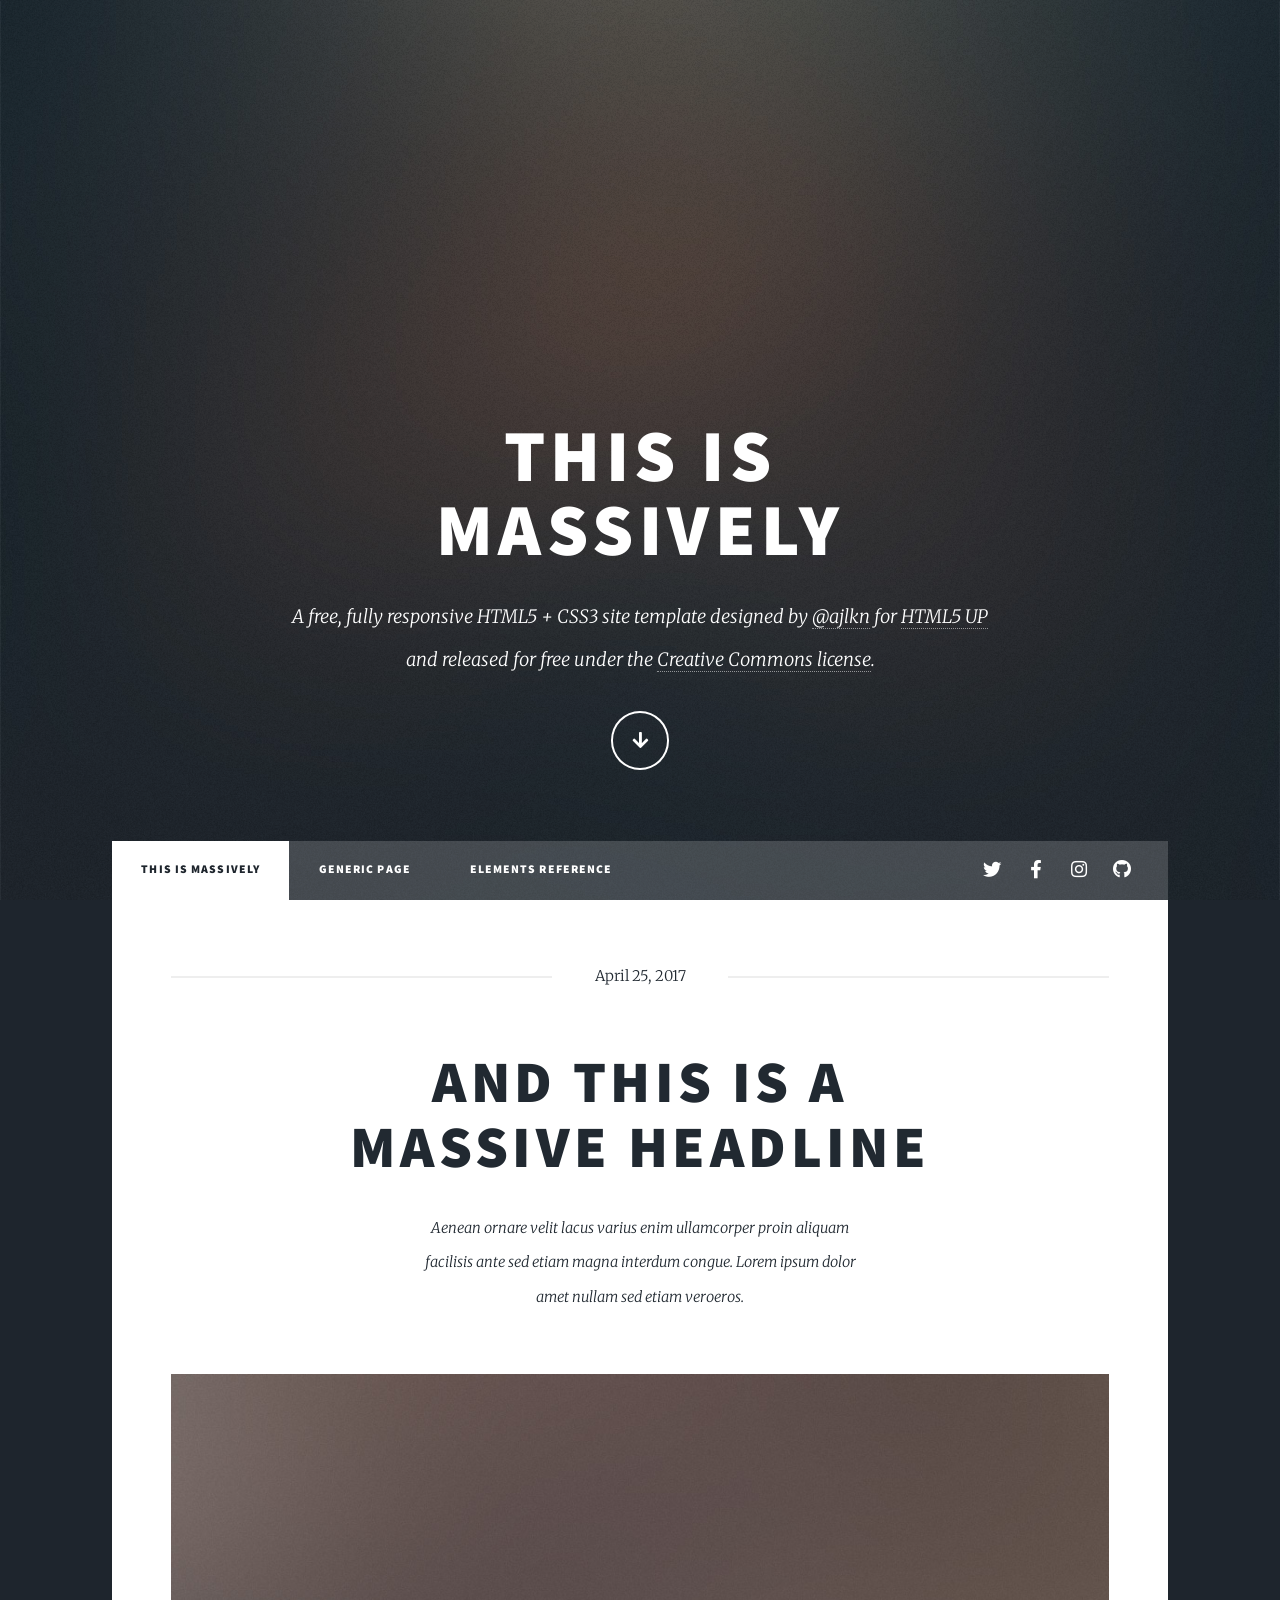
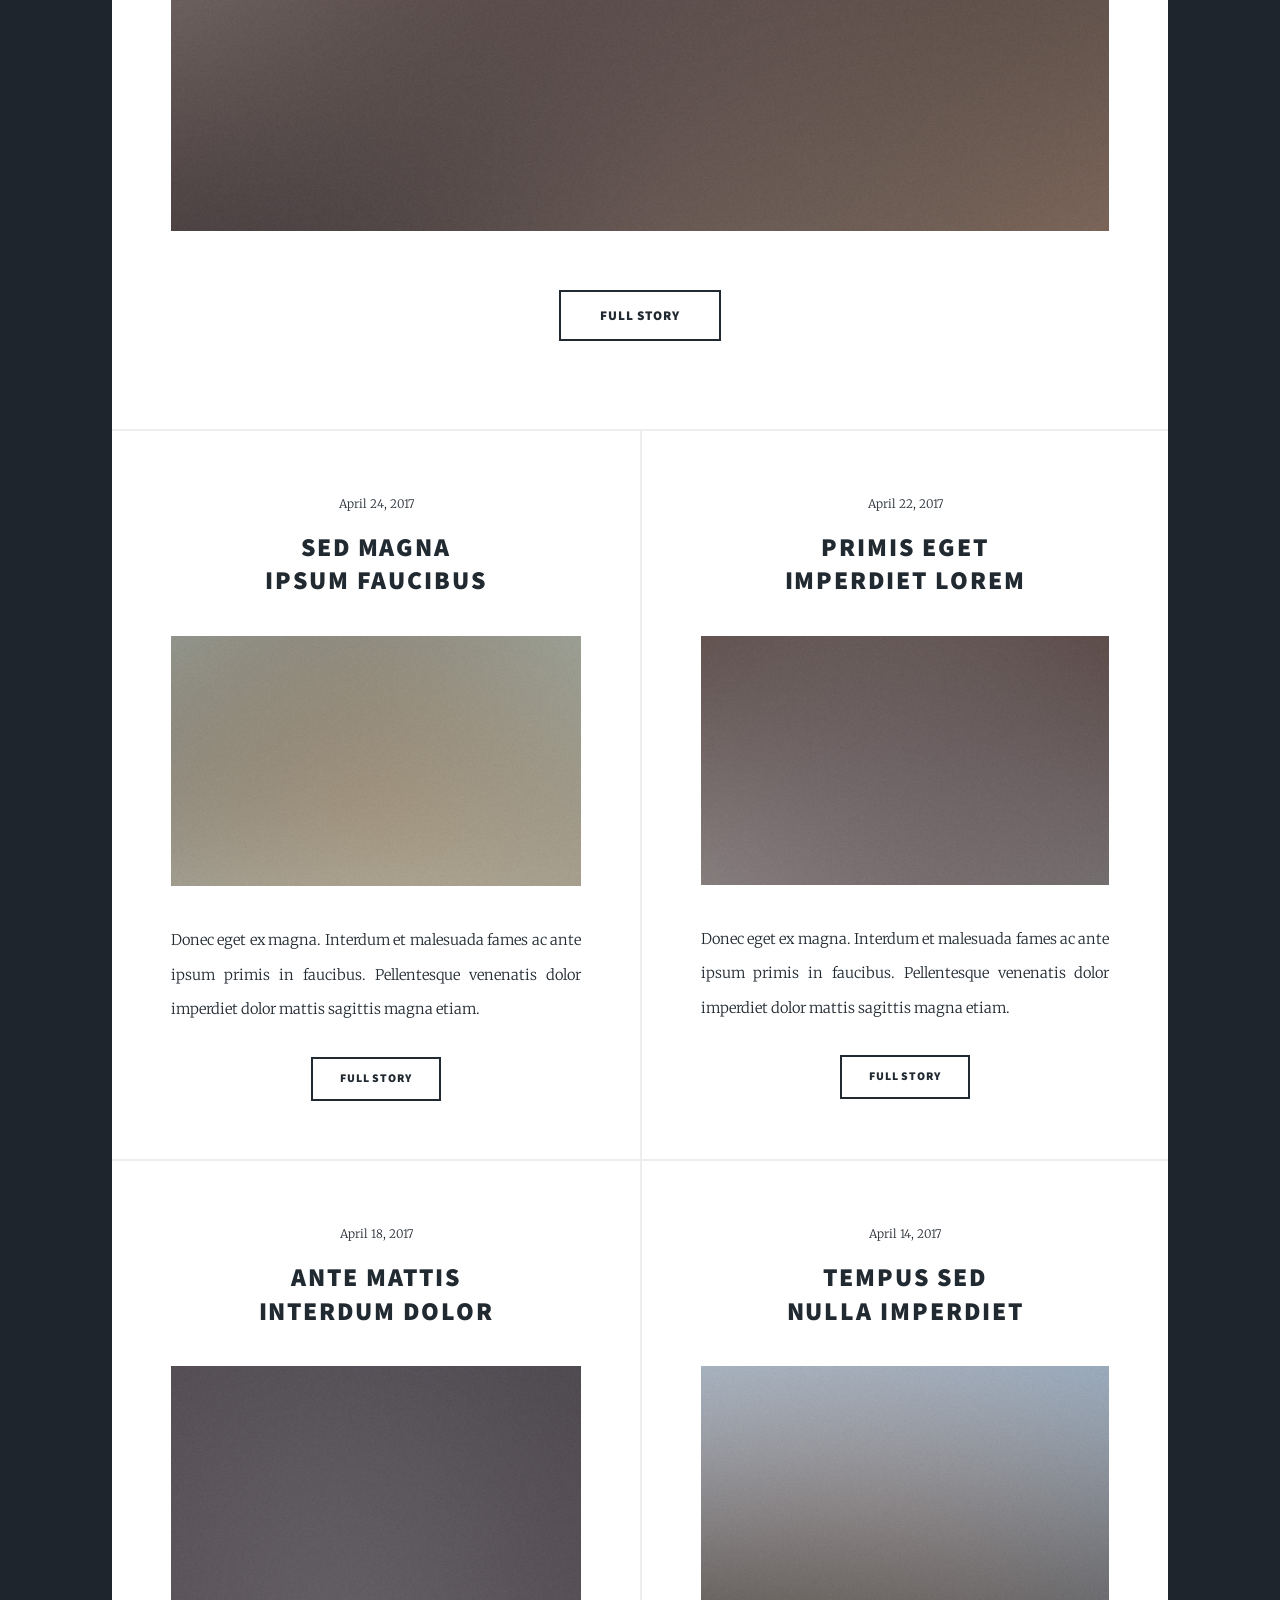
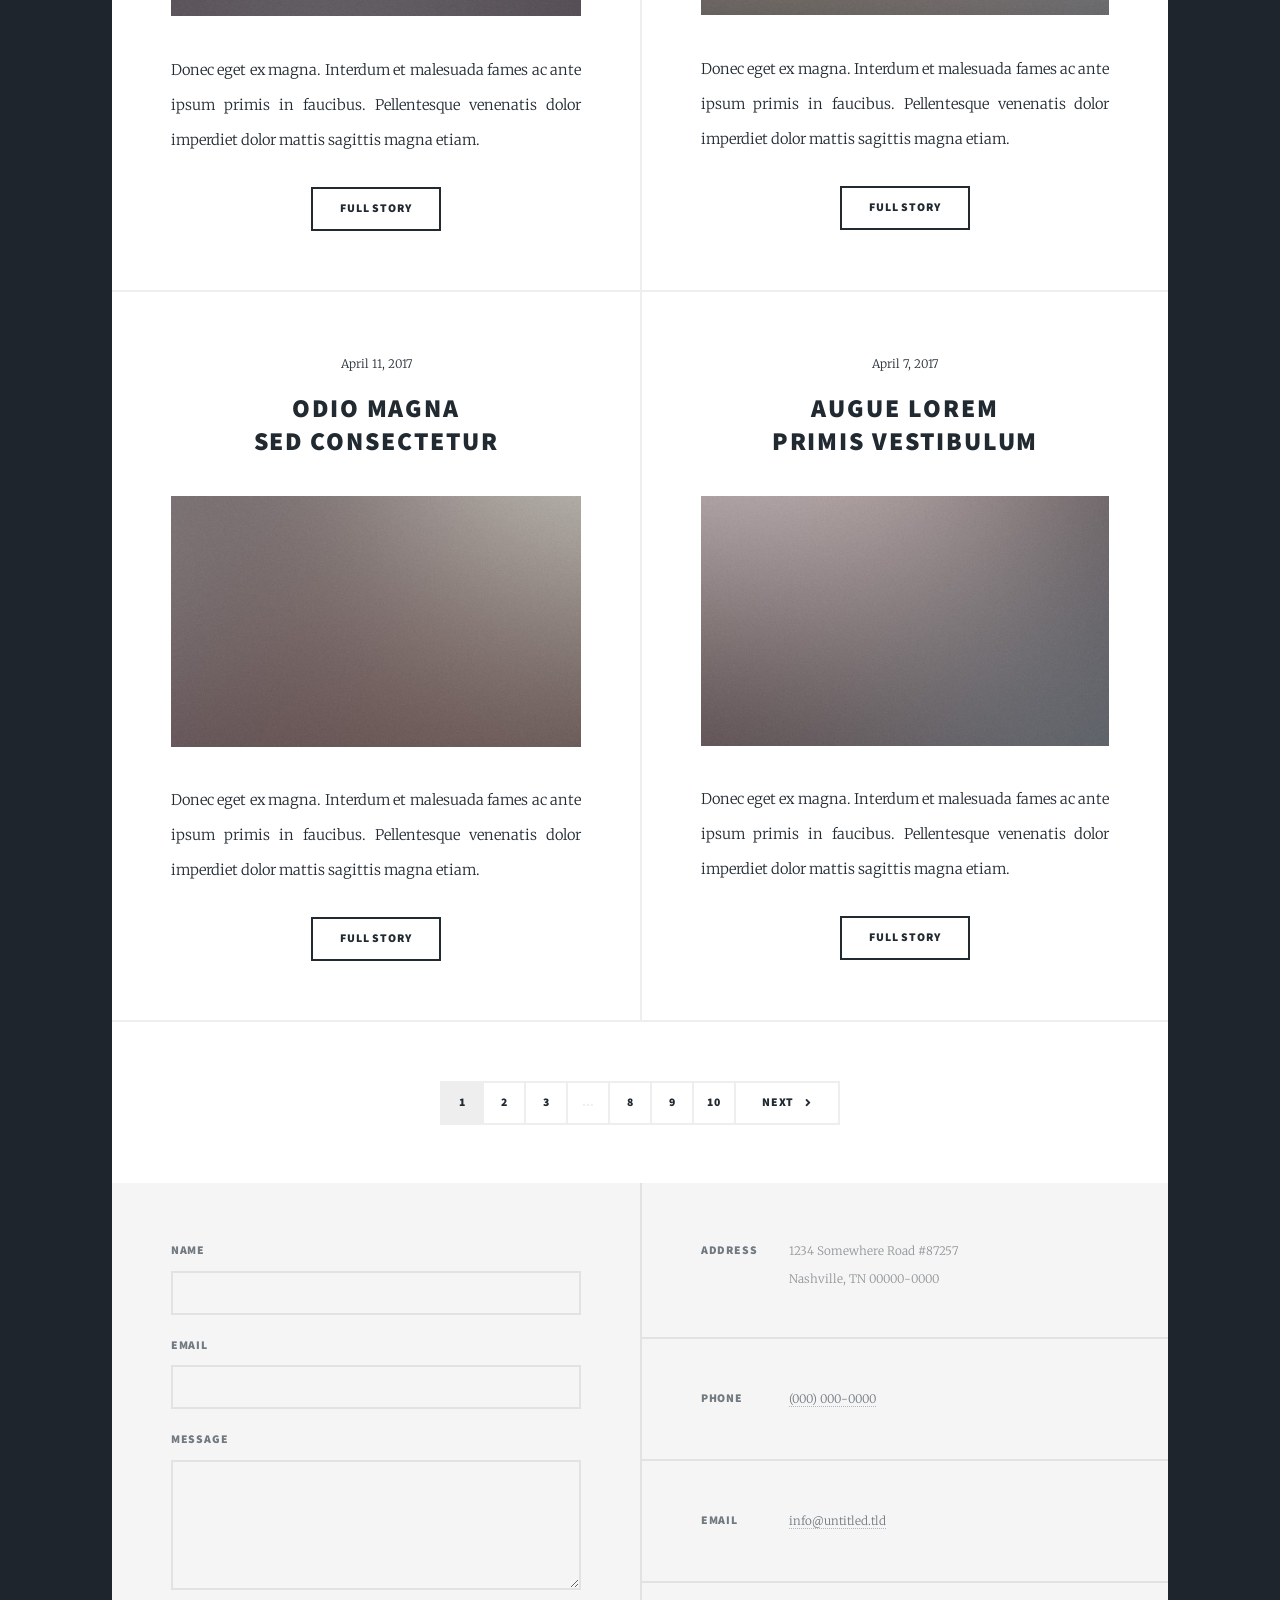
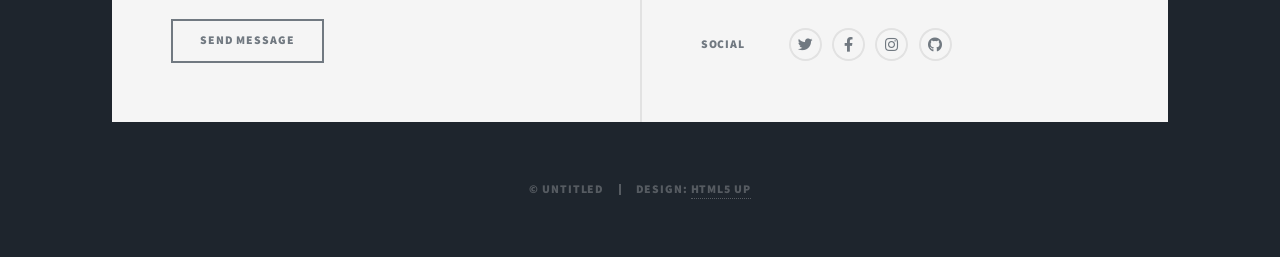
<file: proyecto-comercial/index.html>
<!DOCTYPE HTML>
<!--
	Massively by HTML5 UP
	html5up.net | @ajlkn
	Free for personal and commercial use under the CCA 3.0 license (html5up.net/license)
-->
<html>
	<head>
		<title>Massively by HTML5 UP</title>
		<meta charset="utf-8" />
		<meta name="viewport" content="width=device-width, initial-scale=1, user-scalable=no" />
		<link rel="stylesheet" href="assets/css/main.css" />
		<noscript><link rel="stylesheet" href="assets/css/noscript.css" /></noscript>
	</head>
	<body class="is-preload">

		<!-- Wrapper -->
			<div id="wrapper" class="fade-in">

				<!-- Intro -->
					<div id="intro">
						<h1>This is<br />
						Massively</h1>
						<p>A free, fully responsive HTML5 + CSS3 site template designed by <a href="https://twitter.com/ajlkn">@ajlkn</a> for <a href="https://html5up.net">HTML5 UP</a><br />
						and released for free under the <a href="https://html5up.net/license">Creative Commons license</a>.</p>
						<ul class="actions">
							<li><a href="#header" class="button icon solid solo fa-arrow-down scrolly">Continue</a></li>
						</ul>
					</div>

				<!-- Header -->
					<header id="header">
						<a href="index.html" class="logo">Massively</a>
					</header>

				<!-- Nav -->
					<nav id="nav">
						<ul class="links">
							<li class="active"><a href="index.html">This is Massively</a></li>
							<li><a href="generic.html">Generic Page</a></li>
							<li><a href="elements.html">Elements Reference</a></li>
						</ul>
						<ul class="icons">
							<li><a href="#" class="icon brands fa-twitter"><span class="label">Twitter</span></a></li>
							<li><a href="#" class="icon brands fa-facebook-f"><span class="label">Facebook</span></a></li>
							<li><a href="#" class="icon brands fa-instagram"><span class="label">Instagram</span></a></li>
							<li><a href="#" class="icon brands fa-github"><span class="label">GitHub</span></a></li>
						</ul>
					</nav>

				<!-- Main -->
					<div id="main">

						<!-- Featured Post -->
							<article class="post featured">
								<header class="major">
									<span class="date">April 25, 2017</span>
									<h2><a href="#">And this is a<br />
									massive headline</a></h2>
									<p>Aenean ornare velit lacus varius enim ullamcorper proin aliquam<br />
									facilisis ante sed etiam magna interdum congue. Lorem ipsum dolor<br />
									amet nullam sed etiam veroeros.</p>
								</header>
								<a href="#" class="image main"><img src="images/pic01.jpg" alt="" /></a>
								<ul class="actions special">
									<li><a href="#" class="button large">Full Story</a></li>
								</ul>
							</article>

						<!-- Posts -->
							<section class="posts">
								<article>
									<header>
										<span class="date">April 24, 2017</span>
										<h2><a href="#">Sed magna<br />
										ipsum faucibus</a></h2>
									</header>
									<a href="#" class="image fit"><img src="images/pic02.jpg" alt="" /></a>
									<p>Donec eget ex magna. Interdum et malesuada fames ac ante ipsum primis in faucibus. Pellentesque venenatis dolor imperdiet dolor mattis sagittis magna etiam.</p>
									<ul class="actions special">
										<li><a href="#" class="button">Full Story</a></li>
									</ul>
								</article>
								<article>
									<header>
										<span class="date">April 22, 2017</span>
										<h2><a href="#">Primis eget<br />
										imperdiet lorem</a></h2>
									</header>
									<a href="#" class="image fit"><img src="images/pic03.jpg" alt="" /></a>
									<p>Donec eget ex magna. Interdum et malesuada fames ac ante ipsum primis in faucibus. Pellentesque venenatis dolor imperdiet dolor mattis sagittis magna etiam.</p>
									<ul class="actions special">
										<li><a href="#" class="button">Full Story</a></li>
									</ul>
								</article>
								<article>
									<header>
										<span class="date">April 18, 2017</span>
										<h2><a href="#">Ante mattis<br />
										interdum dolor</a></h2>
									</header>
									<a href="#" class="image fit"><img src="images/pic04.jpg" alt="" /></a>
									<p>Donec eget ex magna. Interdum et malesuada fames ac ante ipsum primis in faucibus. Pellentesque venenatis dolor imperdiet dolor mattis sagittis magna etiam.</p>
									<ul class="actions special">
										<li><a href="#" class="button">Full Story</a></li>
									</ul>
								</article>
								<article>
									<header>
										<span class="date">April 14, 2017</span>
										<h2><a href="#">Tempus sed<br />
										nulla imperdiet</a></h2>
									</header>
									<a href="#" class="image fit"><img src="images/pic05.jpg" alt="" /></a>
									<p>Donec eget ex magna. Interdum et malesuada fames ac ante ipsum primis in faucibus. Pellentesque venenatis dolor imperdiet dolor mattis sagittis magna etiam.</p>
									<ul class="actions special">
										<li><a href="#" class="button">Full Story</a></li>
									</ul>
								</article>
								<article>
									<header>
										<span class="date">April 11, 2017</span>
										<h2><a href="#">Odio magna<br />
										sed consectetur</a></h2>
									</header>
									<a href="#" class="image fit"><img src="images/pic06.jpg" alt="" /></a>
									<p>Donec eget ex magna. Interdum et malesuada fames ac ante ipsum primis in faucibus. Pellentesque venenatis dolor imperdiet dolor mattis sagittis magna etiam.</p>
									<ul class="actions special">
										<li><a href="#" class="button">Full Story</a></li>
									</ul>
								</article>
								<article>
									<header>
										<span class="date">April 7, 2017</span>
										<h2><a href="#">Augue lorem<br />
										primis vestibulum</a></h2>
									</header>
									<a href="#" class="image fit"><img src="images/pic07.jpg" alt="" /></a>
									<p>Donec eget ex magna. Interdum et malesuada fames ac ante ipsum primis in faucibus. Pellentesque venenatis dolor imperdiet dolor mattis sagittis magna etiam.</p>
									<ul class="actions special">
										<li><a href="#" class="button">Full Story</a></li>
									</ul>
								</article>
							</section>

						<!-- Footer -->
							<footer>
								<div class="pagination">
									<!--<a href="#" class="previous">Prev</a>-->
									<a href="#" class="page active">1</a>
									<a href="#" class="page">2</a>
									<a href="#" class="page">3</a>
									<span class="extra">&hellip;</span>
									<a href="#" class="page">8</a>
									<a href="#" class="page">9</a>
									<a href="#" class="page">10</a>
									<a href="#" class="next">Next</a>
								</div>
							</footer>

					</div>

				<!-- Footer -->
					<footer id="footer">
						<section>
							<form method="post" action="#">
								<div class="fields">
									<div class="field">
										<label for="name">Name</label>
										<input type="text" name="name" id="name" />
									</div>
									<div class="field">
										<label for="email">Email</label>
										<input type="text" name="email" id="email" />
									</div>
									<div class="field">
										<label for="message">Message</label>
										<textarea name="message" id="message" rows="3"></textarea>
									</div>
								</div>
								<ul class="actions">
									<li><input type="submit" value="Send Message" /></li>
								</ul>
							</form>
						</section>
						<section class="split contact">
							<section class="alt">
								<h3>Address</h3>
								<p>1234 Somewhere Road #87257<br />
								Nashville, TN 00000-0000</p>
							</section>
							<section>
								<h3>Phone</h3>
								<p><a href="#">(000) 000-0000</a></p>
							</section>
							<section>
								<h3>Email</h3>
								<p><a href="#">info@untitled.tld</a></p>
							</section>
							<section>
								<h3>Social</h3>
								<ul class="icons alt">
									<li><a href="#" class="icon brands alt fa-twitter"><span class="label">Twitter</span></a></li>
									<li><a href="#" class="icon brands alt fa-facebook-f"><span class="label">Facebook</span></a></li>
									<li><a href="#" class="icon brands alt fa-instagram"><span class="label">Instagram</span></a></li>
									<li><a href="#" class="icon brands alt fa-github"><span class="label">GitHub</span></a></li>
								</ul>
							</section>
						</section>
					</footer>

				<!-- Copyright -->
					<div id="copyright">
						<ul><li>&copy; Untitled</li><li>Design: <a href="https://html5up.net">HTML5 UP</a></li></ul>
					</div>

			</div>

		<!-- Scripts -->
			<script src="assets/js/jquery.min.js"></script>
			<script src="assets/js/jquery.scrollex.min.js"></script>
			<script src="assets/js/jquery.scrolly.min.js"></script>
			<script src="assets/js/browser.min.js"></script>
			<script src="assets/js/breakpoints.min.js"></script>
			<script src="assets/js/util.js"></script>
			<script src="assets/js/main.js"></script>

	</body>
</html>
</file>
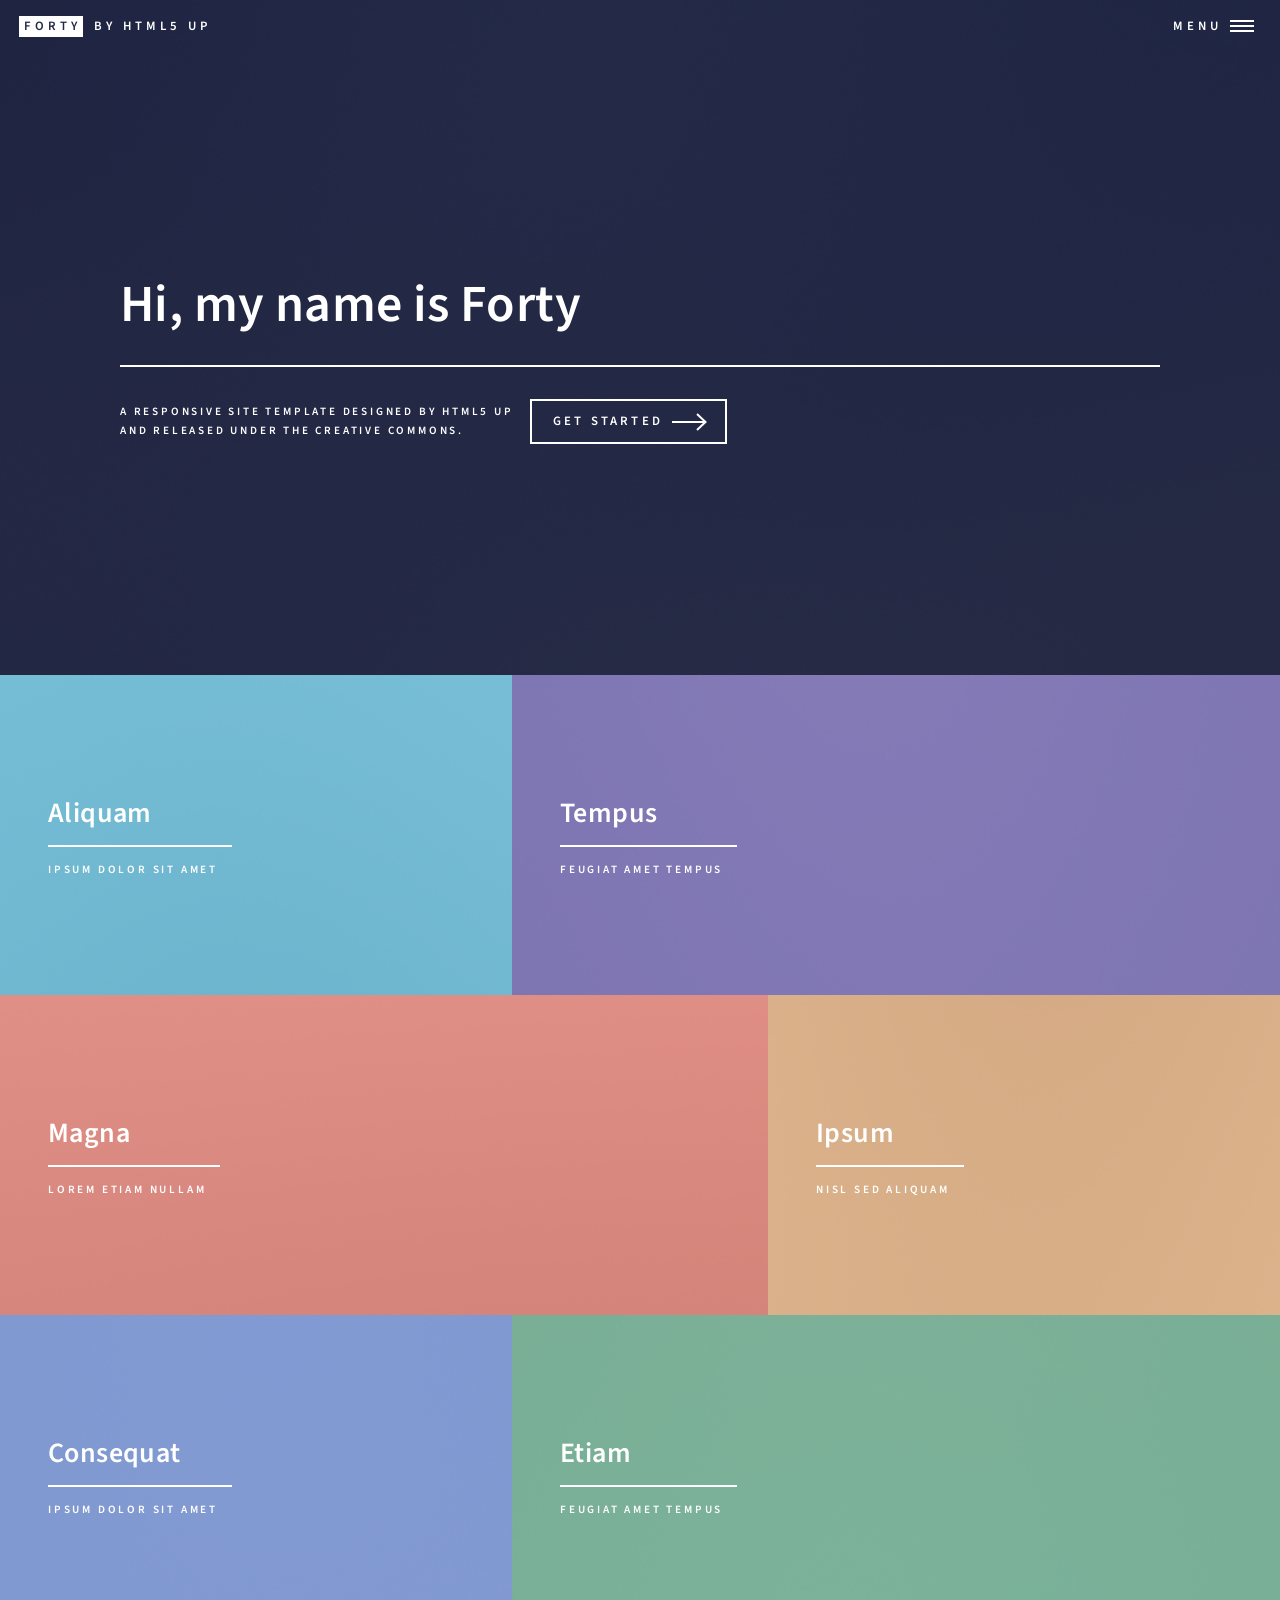
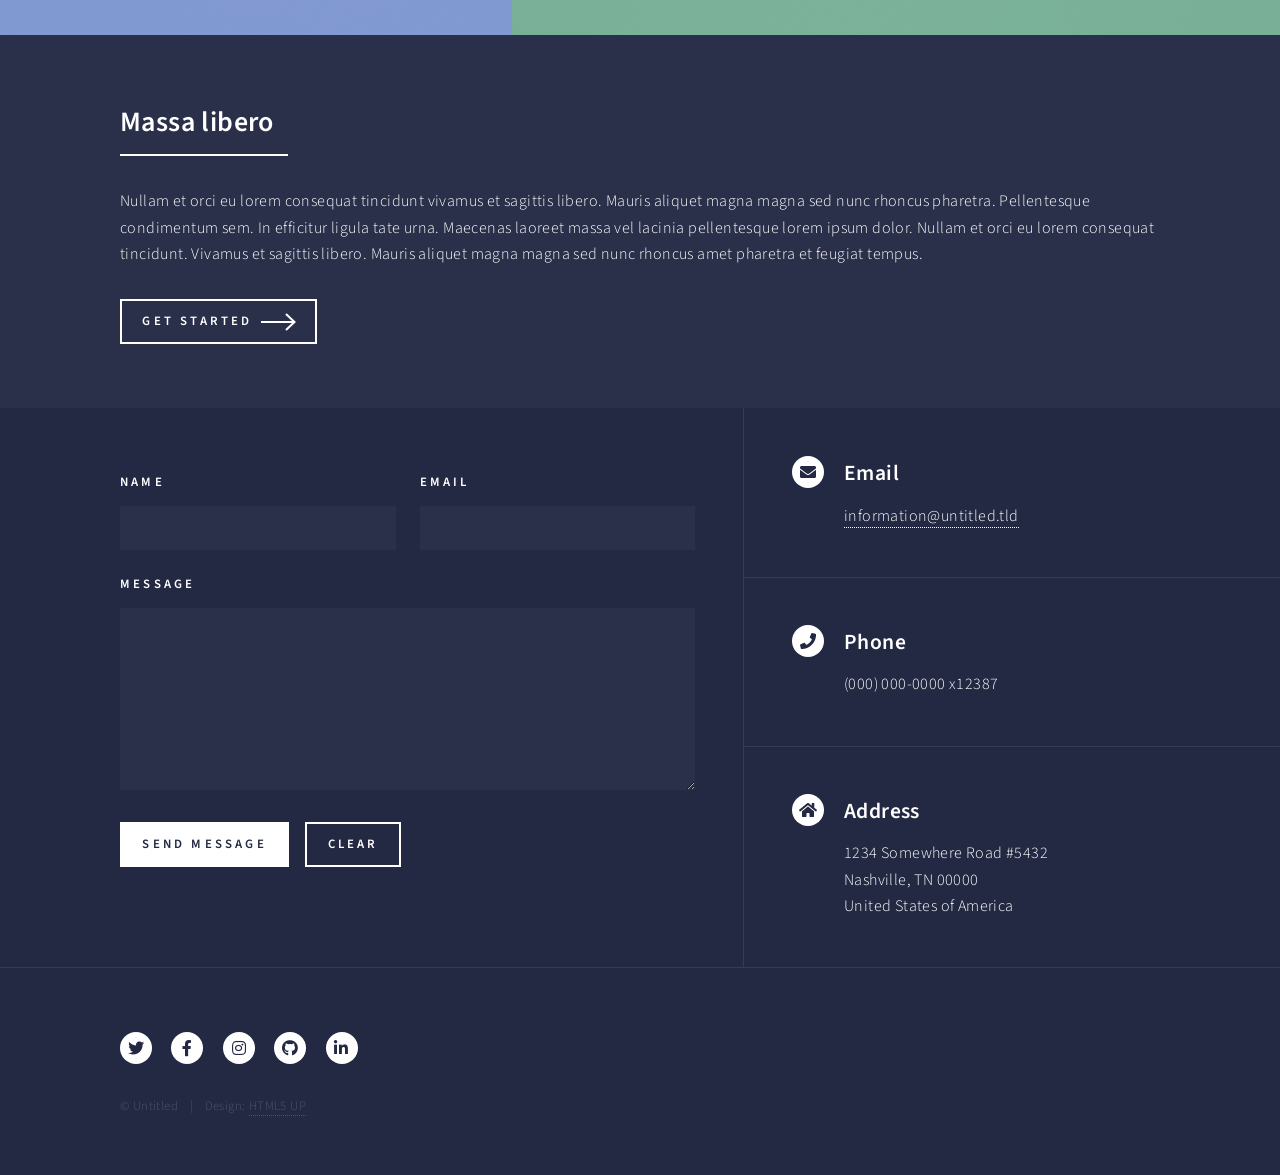
<file: proyecto-corporativo/index.html>
<!DOCTYPE HTML>
<!--
	Forty by HTML5 UP
	html5up.net | @ajlkn
	Free for personal and commercial use under the CCA 3.0 license (html5up.net/license)
-->
<html>
	<head>
		<title>Forty by HTML5 UP</title>
		<meta charset="utf-8" />
		<meta name="viewport" content="width=device-width, initial-scale=1, user-scalable=no" />
		<link rel="stylesheet" href="assets/css/main.css" />
		<noscript><link rel="stylesheet" href="assets/css/noscript.css" /></noscript>
	</head>
	<body class="is-preload">

		<!-- Wrapper -->
			<div id="wrapper">

				<!-- Header -->
					<header id="header" class="alt">
						<a href="index.html" class="logo"><strong>Forty</strong> <span>by HTML5 UP</span></a>
						<nav>
							<a href="#menu">Menu</a>
						</nav>
					</header>

				<!-- Menu -->
					<nav id="menu">
						<ul class="links">
							<li><a href="index.html">Home</a></li>
							<li><a href="landing.html">Landing</a></li>
							<li><a href="generic.html">Generic</a></li>
							<li><a href="elements.html">Elements</a></li>
						</ul>
						<ul class="actions stacked">
							<li><a href="#" class="button primary fit">Get Started</a></li>
							<li><a href="#" class="button fit">Log In</a></li>
						</ul>
					</nav>

				<!-- Banner -->
					<section id="banner" class="major">
						<div class="inner">
							<header class="major">
								<h1>Hi, my name is Forty</h1>
							</header>
							<div class="content">
								<p>A responsive site template designed by HTML5 UP<br />
								and released under the Creative Commons.</p>
								<ul class="actions">
									<li><a href="#one" class="button next scrolly">Get Started</a></li>
								</ul>
							</div>
						</div>
					</section>

				<!-- Main -->
					<div id="main">

						<!-- One -->
							<section id="one" class="tiles">
								<article>
									<span class="image">
										<img src="images/pic01.jpg" alt="" />
									</span>
									<header class="major">
										<h3><a href="landing.html" class="link">Aliquam</a></h3>
										<p>Ipsum dolor sit amet</p>
									</header>
								</article>
								<article>
									<span class="image">
										<img src="images/pic02.jpg" alt="" />
									</span>
									<header class="major">
										<h3><a href="landing.html" class="link">Tempus</a></h3>
										<p>feugiat amet tempus</p>
									</header>
								</article>
								<article>
									<span class="image">
										<img src="images/pic03.jpg" alt="" />
									</span>
									<header class="major">
										<h3><a href="landing.html" class="link">Magna</a></h3>
										<p>Lorem etiam nullam</p>
									</header>
								</article>
								<article>
									<span class="image">
										<img src="images/pic04.jpg" alt="" />
									</span>
									<header class="major">
										<h3><a href="landing.html" class="link">Ipsum</a></h3>
										<p>Nisl sed aliquam</p>
									</header>
								</article>
								<article>
									<span class="image">
										<img src="images/pic05.jpg" alt="" />
									</span>
									<header class="major">
										<h3><a href="landing.html" class="link">Consequat</a></h3>
										<p>Ipsum dolor sit amet</p>
									</header>
								</article>
								<article>
									<span class="image">
										<img src="images/pic06.jpg" alt="" />
									</span>
									<header class="major">
										<h3><a href="landing.html" class="link">Etiam</a></h3>
										<p>Feugiat amet tempus</p>
									</header>
								</article>
							</section>

						<!-- Two -->
							<section id="two">
								<div class="inner">
									<header class="major">
										<h2>Massa libero</h2>
									</header>
									<p>Nullam et orci eu lorem consequat tincidunt vivamus et sagittis libero. Mauris aliquet magna magna sed nunc rhoncus pharetra. Pellentesque condimentum sem. In efficitur ligula tate urna. Maecenas laoreet massa vel lacinia pellentesque lorem ipsum dolor. Nullam et orci eu lorem consequat tincidunt. Vivamus et sagittis libero. Mauris aliquet magna magna sed nunc rhoncus amet pharetra et feugiat tempus.</p>
									<ul class="actions">
										<li><a href="landing.html" class="button next">Get Started</a></li>
									</ul>
								</div>
							</section>

					</div>

				<!-- Contact -->
					<section id="contact">
						<div class="inner">
							<section>
								<form method="post" action="#">
									<div class="fields">
										<div class="field half">
											<label for="name">Name</label>
											<input type="text" name="name" id="name" />
										</div>
										<div class="field half">
											<label for="email">Email</label>
											<input type="text" name="email" id="email" />
										</div>
										<div class="field">
											<label for="message">Message</label>
											<textarea name="message" id="message" rows="6"></textarea>
										</div>
									</div>
									<ul class="actions">
										<li><input type="submit" value="Send Message" class="primary" /></li>
										<li><input type="reset" value="Clear" /></li>
									</ul>
								</form>
							</section>
							<section class="split">
								<section>
									<div class="contact-method">
										<span class="icon solid alt fa-envelope"></span>
										<h3>Email</h3>
										<a href="#">information@untitled.tld</a>
									</div>
								</section>
								<section>
									<div class="contact-method">
										<span class="icon solid alt fa-phone"></span>
										<h3>Phone</h3>
										<span>(000) 000-0000 x12387</span>
									</div>
								</section>
								<section>
									<div class="contact-method">
										<span class="icon solid alt fa-home"></span>
										<h3>Address</h3>
										<span>1234 Somewhere Road #5432<br />
										Nashville, TN 00000<br />
										United States of America</span>
									</div>
								</section>
							</section>
						</div>
					</section>

				<!-- Footer -->
					<footer id="footer">
						<div class="inner">
							<ul class="icons">
								<li><a href="#" class="icon brands alt fa-twitter"><span class="label">Twitter</span></a></li>
								<li><a href="#" class="icon brands alt fa-facebook-f"><span class="label">Facebook</span></a></li>
								<li><a href="#" class="icon brands alt fa-instagram"><span class="label">Instagram</span></a></li>
								<li><a href="#" class="icon brands alt fa-github"><span class="label">GitHub</span></a></li>
								<li><a href="#" class="icon brands alt fa-linkedin-in"><span class="label">LinkedIn</span></a></li>
							</ul>
							<ul class="copyright">
								<li>&copy; Untitled</li><li>Design: <a href="https://html5up.net">HTML5 UP</a></li>
							</ul>
						</div>
					</footer>

			</div>

		<!-- Scripts -->
			<script src="assets/js/jquery.min.js"></script>
			<script src="assets/js/jquery.scrolly.min.js"></script>
			<script src="assets/js/jquery.scrollex.min.js"></script>
			<script src="assets/js/browser.min.js"></script>
			<script src="assets/js/breakpoints.min.js"></script>
			<script src="assets/js/util.js"></script>
			<script src="assets/js/main.js"></script>

	</body>
</html>
</file>
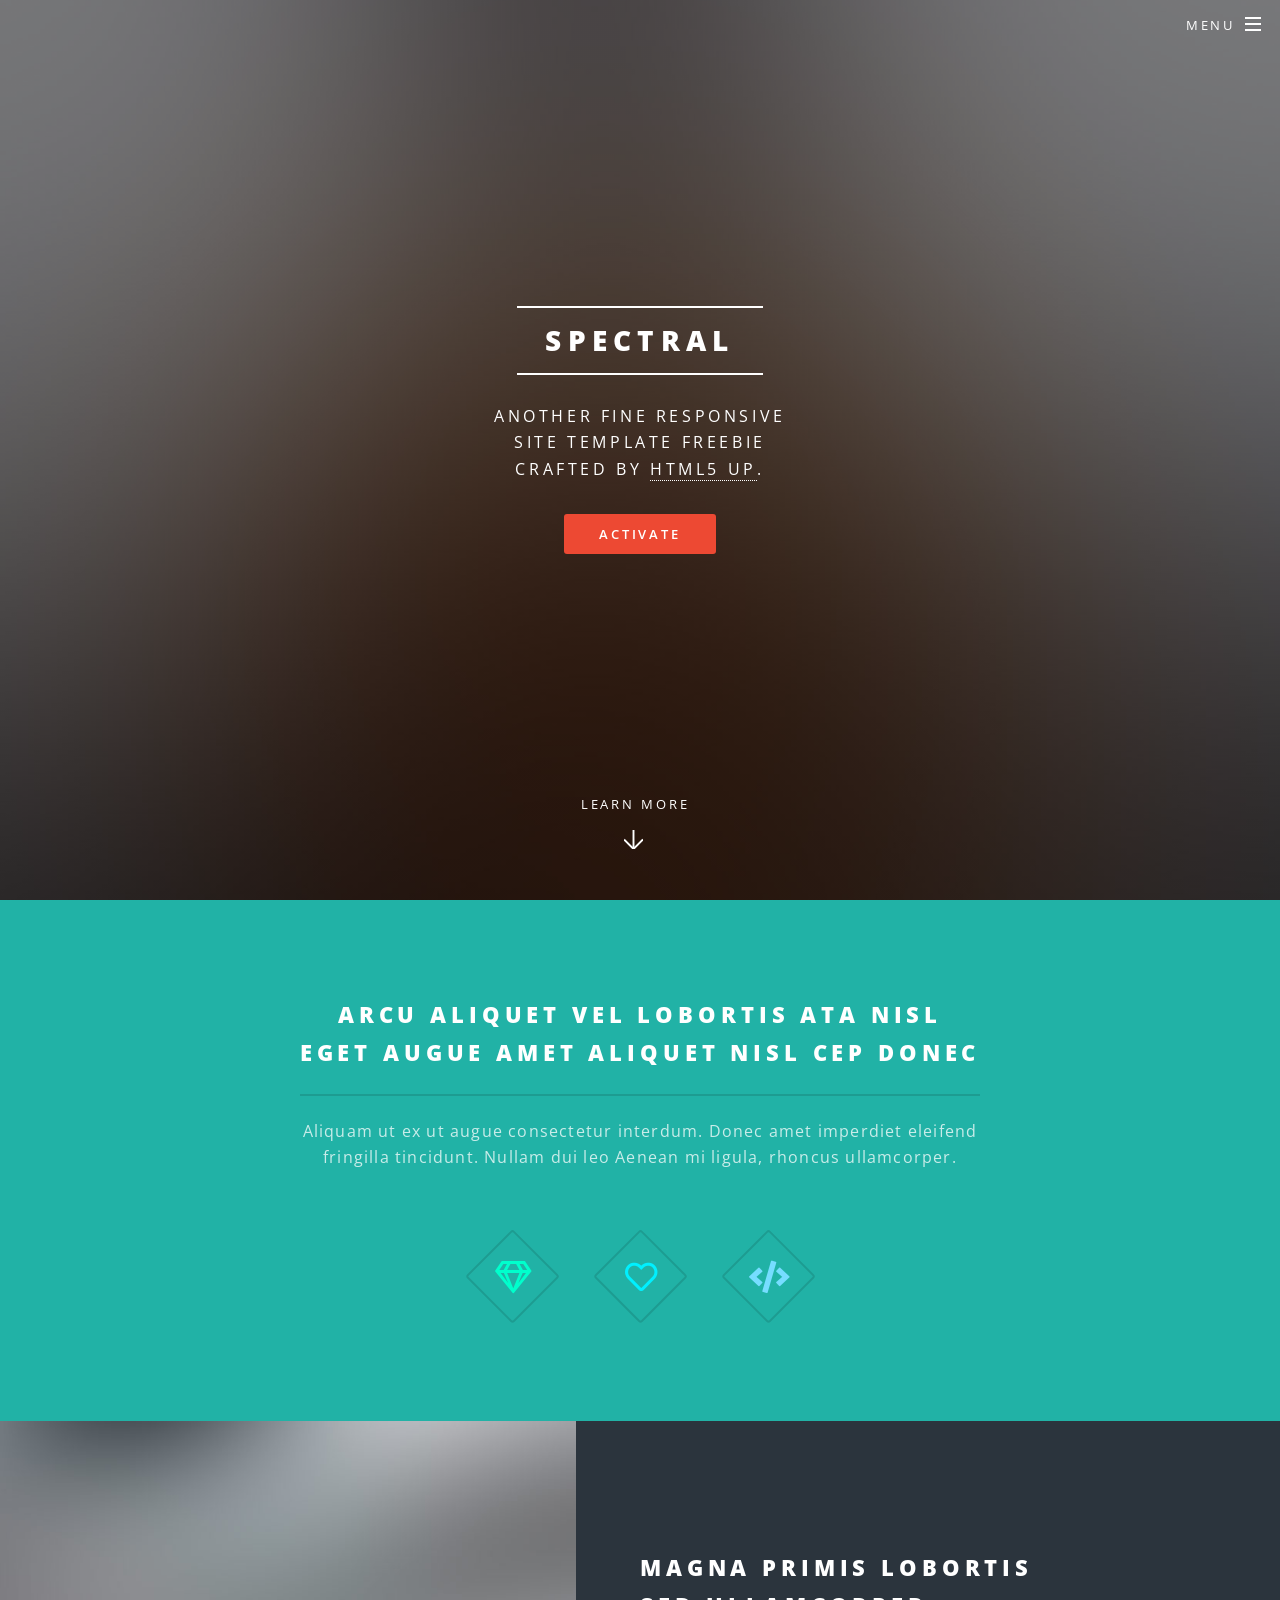
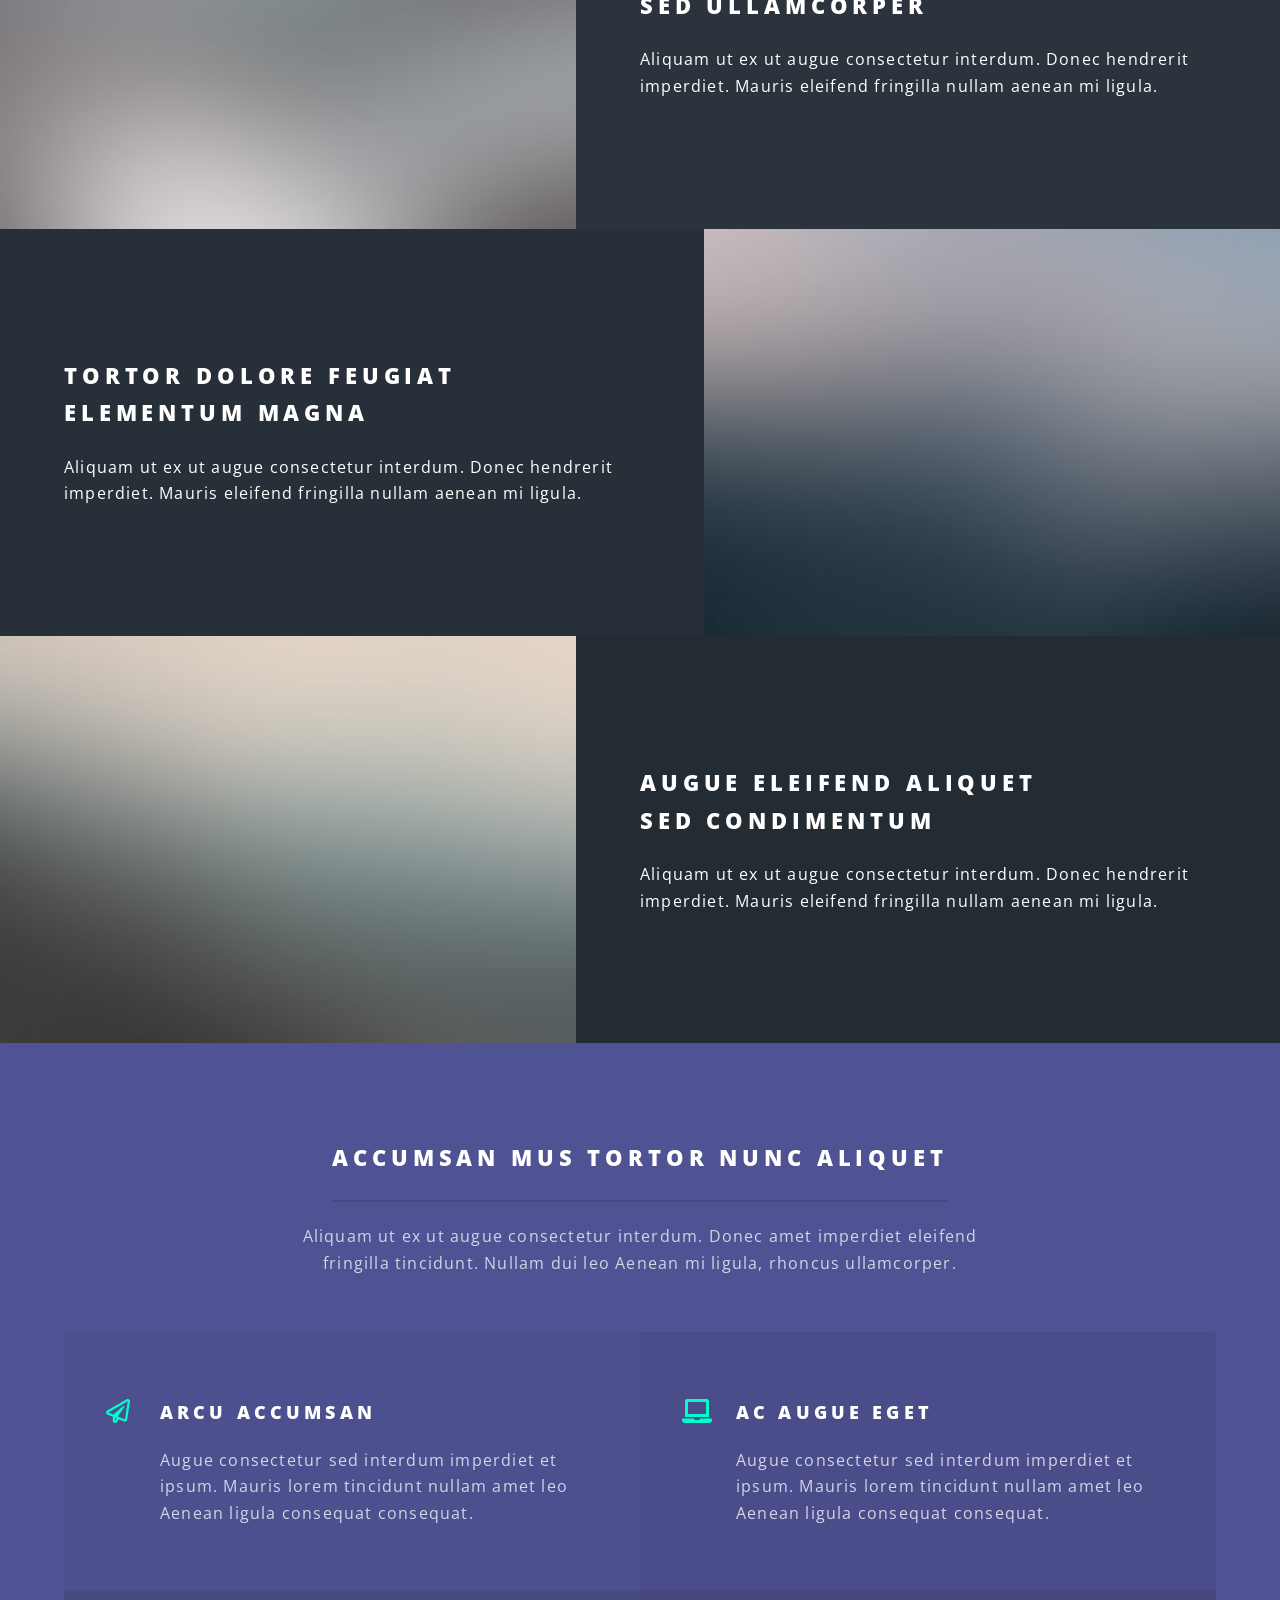
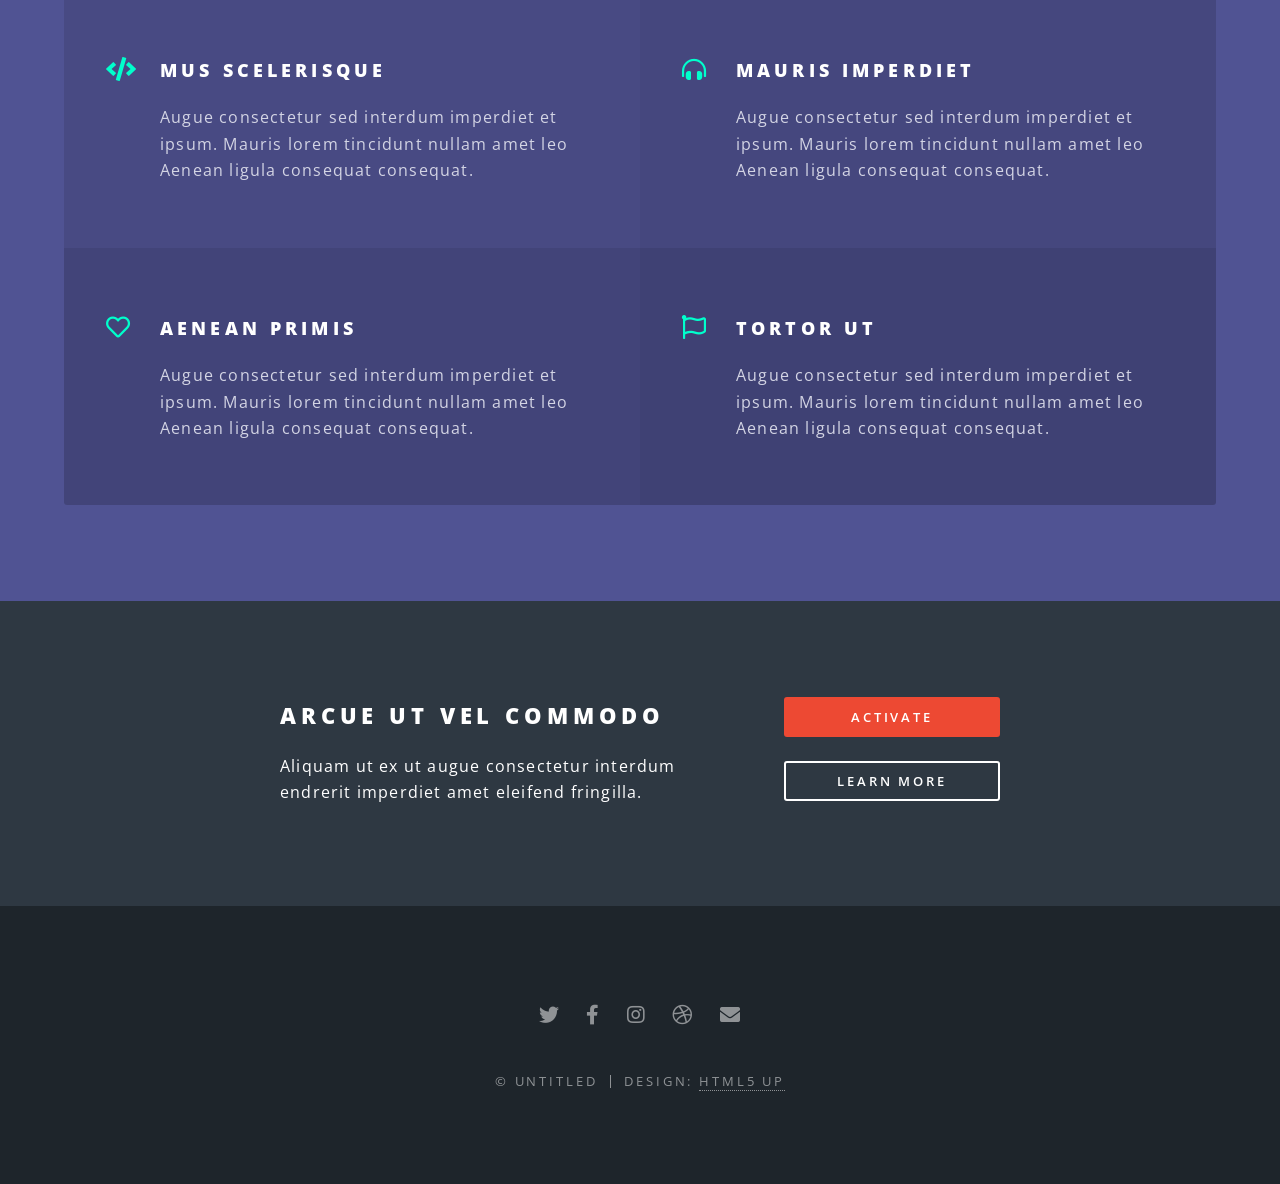
<file: proyecto-negocio/index.html>
<!DOCTYPE HTML>
<!--
	Spectral by HTML5 UP
	html5up.net | @ajlkn
	Free for personal and commercial use under the CCA 3.0 license (html5up.net/license)
-->
<html>
	<head>
		<title>Spectral by HTML5 UP</title>
		<meta charset="utf-8" />
		<meta name="viewport" content="width=device-width, initial-scale=1, user-scalable=no" />
		<link rel="stylesheet" href="assets/css/main.css" />
		<noscript><link rel="stylesheet" href="assets/css/noscript.css" /></noscript>
	</head>
	<body class="landing is-preload">

		<!-- Page Wrapper -->
			<div id="page-wrapper">

				<!-- Header -->
					<header id="header" class="alt">
						<h1><a href="index.html">Spectral</a></h1>
						<nav id="nav">
							<ul>
								<li class="special">
									<a href="#menu" class="menuToggle"><span>Menu</span></a>
									<div id="menu">
										<ul>
											<li><a href="index.html">Home</a></li>
											<li><a href="generic.html">Generic</a></li>
											<li><a href="elements.html">Elements</a></li>
											<li><a href="#">Sign Up</a></li>
											<li><a href="#">Log In</a></li>
										</ul>
									</div>
								</li>
							</ul>
						</nav>
					</header>

				<!-- Banner -->
					<section id="banner">
						<div class="inner">
							<h2>Spectral</h2>
							<p>Another fine responsive<br />
							site template freebie<br />
							crafted by <a href="http://html5up.net">HTML5 UP</a>.</p>
							<ul class="actions special">
								<li><a href="#" class="button primary">Activate</a></li>
							</ul>
						</div>
						<a href="#one" class="more scrolly">Learn More</a>
					</section>

				<!-- One -->
					<section id="one" class="wrapper style1 special">
						<div class="inner">
							<header class="major">
								<h2>Arcu aliquet vel lobortis ata nisl<br />
								eget augue amet aliquet nisl cep donec</h2>
								<p>Aliquam ut ex ut augue consectetur interdum. Donec amet imperdiet eleifend<br />
								fringilla tincidunt. Nullam dui leo Aenean mi ligula, rhoncus ullamcorper.</p>
							</header>
							<ul class="icons major">
								<li><span class="icon fa-gem major style1"><span class="label">Lorem</span></span></li>
								<li><span class="icon fa-heart major style2"><span class="label">Ipsum</span></span></li>
								<li><span class="icon solid fa-code major style3"><span class="label">Dolor</span></span></li>
							</ul>
						</div>
					</section>

				<!-- Two -->
					<section id="two" class="wrapper alt style2">
						<section class="spotlight">
							<div class="image"><img src="images/pic01.jpg" alt="" /></div><div class="content">
								<h2>Magna primis lobortis<br />
								sed ullamcorper</h2>
								<p>Aliquam ut ex ut augue consectetur interdum. Donec hendrerit imperdiet. Mauris eleifend fringilla nullam aenean mi ligula.</p>
							</div>
						</section>
						<section class="spotlight">
							<div class="image"><img src="images/pic02.jpg" alt="" /></div><div class="content">
								<h2>Tortor dolore feugiat<br />
								elementum magna</h2>
								<p>Aliquam ut ex ut augue consectetur interdum. Donec hendrerit imperdiet. Mauris eleifend fringilla nullam aenean mi ligula.</p>
							</div>
						</section>
						<section class="spotlight">
							<div class="image"><img src="images/pic03.jpg" alt="" /></div><div class="content">
								<h2>Augue eleifend aliquet<br />
								sed condimentum</h2>
								<p>Aliquam ut ex ut augue consectetur interdum. Donec hendrerit imperdiet. Mauris eleifend fringilla nullam aenean mi ligula.</p>
							</div>
						</section>
					</section>

				<!-- Three -->
					<section id="three" class="wrapper style3 special">
						<div class="inner">
							<header class="major">
								<h2>Accumsan mus tortor nunc aliquet</h2>
								<p>Aliquam ut ex ut augue consectetur interdum. Donec amet imperdiet eleifend<br />
								fringilla tincidunt. Nullam dui leo Aenean mi ligula, rhoncus ullamcorper.</p>
							</header>
							<ul class="features">
								<li class="icon fa-paper-plane">
									<h3>Arcu accumsan</h3>
									<p>Augue consectetur sed interdum imperdiet et ipsum. Mauris lorem tincidunt nullam amet leo Aenean ligula consequat consequat.</p>
								</li>
								<li class="icon solid fa-laptop">
									<h3>Ac Augue Eget</h3>
									<p>Augue consectetur sed interdum imperdiet et ipsum. Mauris lorem tincidunt nullam amet leo Aenean ligula consequat consequat.</p>
								</li>
								<li class="icon solid fa-code">
									<h3>Mus Scelerisque</h3>
									<p>Augue consectetur sed interdum imperdiet et ipsum. Mauris lorem tincidunt nullam amet leo Aenean ligula consequat consequat.</p>
								</li>
								<li class="icon solid fa-headphones-alt">
									<h3>Mauris Imperdiet</h3>
									<p>Augue consectetur sed interdum imperdiet et ipsum. Mauris lorem tincidunt nullam amet leo Aenean ligula consequat consequat.</p>
								</li>
								<li class="icon fa-heart">
									<h3>Aenean Primis</h3>
									<p>Augue consectetur sed interdum imperdiet et ipsum. Mauris lorem tincidunt nullam amet leo Aenean ligula consequat consequat.</p>
								</li>
								<li class="icon fa-flag">
									<h3>Tortor Ut</h3>
									<p>Augue consectetur sed interdum imperdiet et ipsum. Mauris lorem tincidunt nullam amet leo Aenean ligula consequat consequat.</p>
								</li>
							</ul>
						</div>
					</section>

				<!-- CTA -->
					<section id="cta" class="wrapper style4">
						<div class="inner">
							<header>
								<h2>Arcue ut vel commodo</h2>
								<p>Aliquam ut ex ut augue consectetur interdum endrerit imperdiet amet eleifend fringilla.</p>
							</header>
							<ul class="actions stacked">
								<li><a href="#" class="button fit primary">Activate</a></li>
								<li><a href="#" class="button fit">Learn More</a></li>
							</ul>
						</div>
					</section>

				<!-- Footer -->
					<footer id="footer">
						<ul class="icons">
							<li><a href="#" class="icon brands fa-twitter"><span class="label">Twitter</span></a></li>
							<li><a href="#" class="icon brands fa-facebook-f"><span class="label">Facebook</span></a></li>
							<li><a href="#" class="icon brands fa-instagram"><span class="label">Instagram</span></a></li>
							<li><a href="#" class="icon brands fa-dribbble"><span class="label">Dribbble</span></a></li>
							<li><a href="#" class="icon solid fa-envelope"><span class="label">Email</span></a></li>
						</ul>
						<ul class="copyright">
							<li>&copy; Untitled</li><li>Design: <a href="http://html5up.net">HTML5 UP</a></li>
						</ul>
					</footer>

			</div>

		<!-- Scripts -->
			<script src="assets/js/jquery.min.js"></script>
			<script src="assets/js/jquery.scrollex.min.js"></script>
			<script src="assets/js/jquery.scrolly.min.js"></script>
			<script src="assets/js/browser.min.js"></script>
			<script src="assets/js/breakpoints.min.js"></script>
			<script src="assets/js/util.js"></script>
			<script src="assets/js/main.js"></script>

	</body>
</html>
</file>
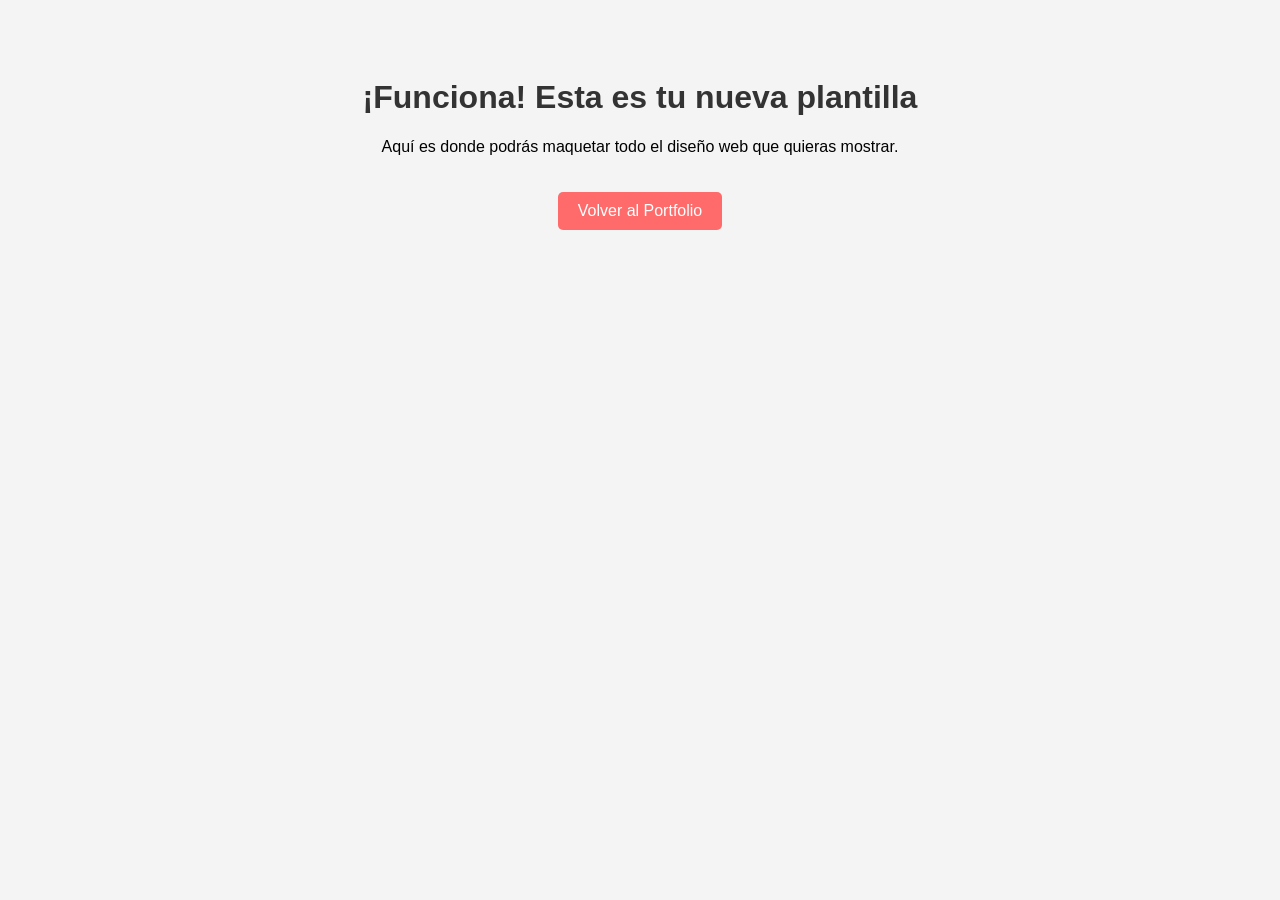
<file: Plantilla1.html>
<!DOCTYPE html>
<html lang="es">
<head>
    <meta charset="UTF-8">
    <meta name="viewport" content="width=device-width, initial-scale=1.0">
    <title>Mi Plantilla Funcional</title>
    <style>
        body { font-family: Arial, sans-serif; text-align: center; padding: 50px; background-color: #f4f4f4; }
        h1 { color: #333; }
        .btn { display: inline-block; padding: 10px 20px; background-color: #ff6b6b; color: white; text-decoration: none; border-radius: 5px; margin-top: 20px; }
    </style>
</head>
<body>
    <h1>¡Funciona! Esta es tu nueva plantilla</h1>
    <p>Aquí es donde podrás maquetar todo el diseño web que quieras mostrar.</p>
    <a href="index.html" class="btn">Volver al Portfolio</a>
</body>
</html>
</file>
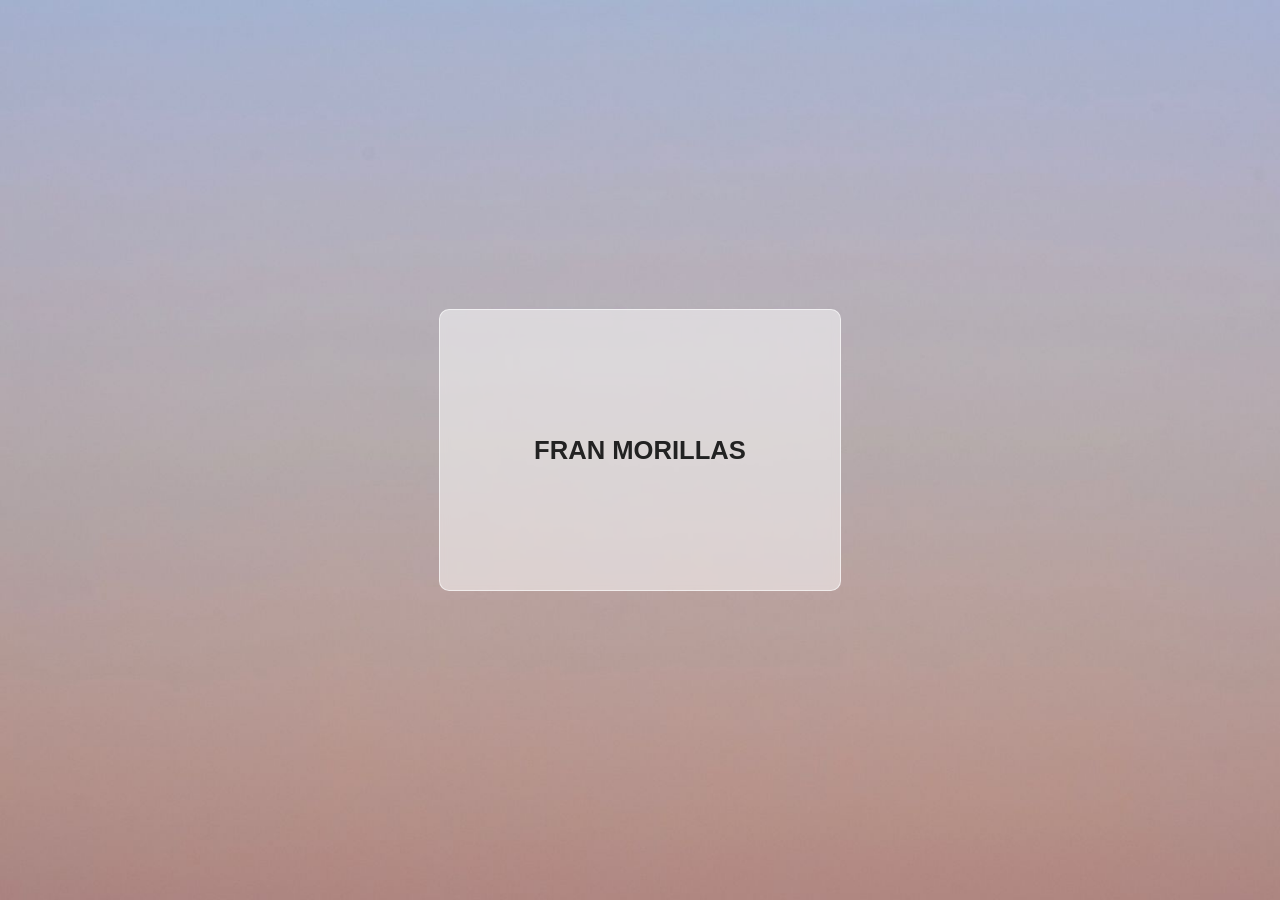
<file: viejoindex.html>
<!DOCTYPE html>
<html lang="es"/>

<html>

<head>
	<meta charset="UTF-8">
	<style>

		body{
			margin:0;
			padding:0;
		}
		.atributospagina{
			width:100vw;
			height:100vh;
			overflow:hidden;
			display:flex;
			align-items:center;
			justify-content:center;
		}

		.atributospagina img{
			width:100%;
			height:100%;
			object-fit:cover;
			position:absolute;
			top:0;
			left:0;
			z-index:0;
		}

/*
ESTE ES EL CÓDIGO QUE QUIERES VER
Los fondos siempre deben estar en RGBA para crear un efecto opaco rojo, verde, azul y alfa.
Añadir el filtro de fondo añade el desenfoque del fondo.
*/

		.atributospagina .e-box{
			position:relative;
			z-index:50;
			width: 400px;  /* Cambia el tamaño de la caja */
			height: 280px; /* Cambia el tamaño de la caja */
			display:flex;
			align-items:center;
			justify-content:center;
			font-family:'Arial', sans-serif;
			font-weight:bold;
			font-size:2vw;
			border-radius:10px;
			backdrop-filter:blur(5px);
			background:rgba(255,255,255,0.5);
			border:1px solid rgba(255,255,255,0.6);
			color:#222222;
		}

		.atributospagina .e-box.black{
			background:rgba(0,0,0,0.8);
			border:1px solid rgba(0,0,0,0.9);
			color:#fefefe;
		}
</style>
</head>



<div class="atributospagina">
	<img class="atributospagina img" src="img/FONDO.jpg" alt="Foto de mi portfolio">
	
	<!-- Puedes cambiar entre 'white' o 'black' el elemento class -->
	<div class="e-box white">
		FRAN MORILLAS
	</div>
</div>
</html>
</file>
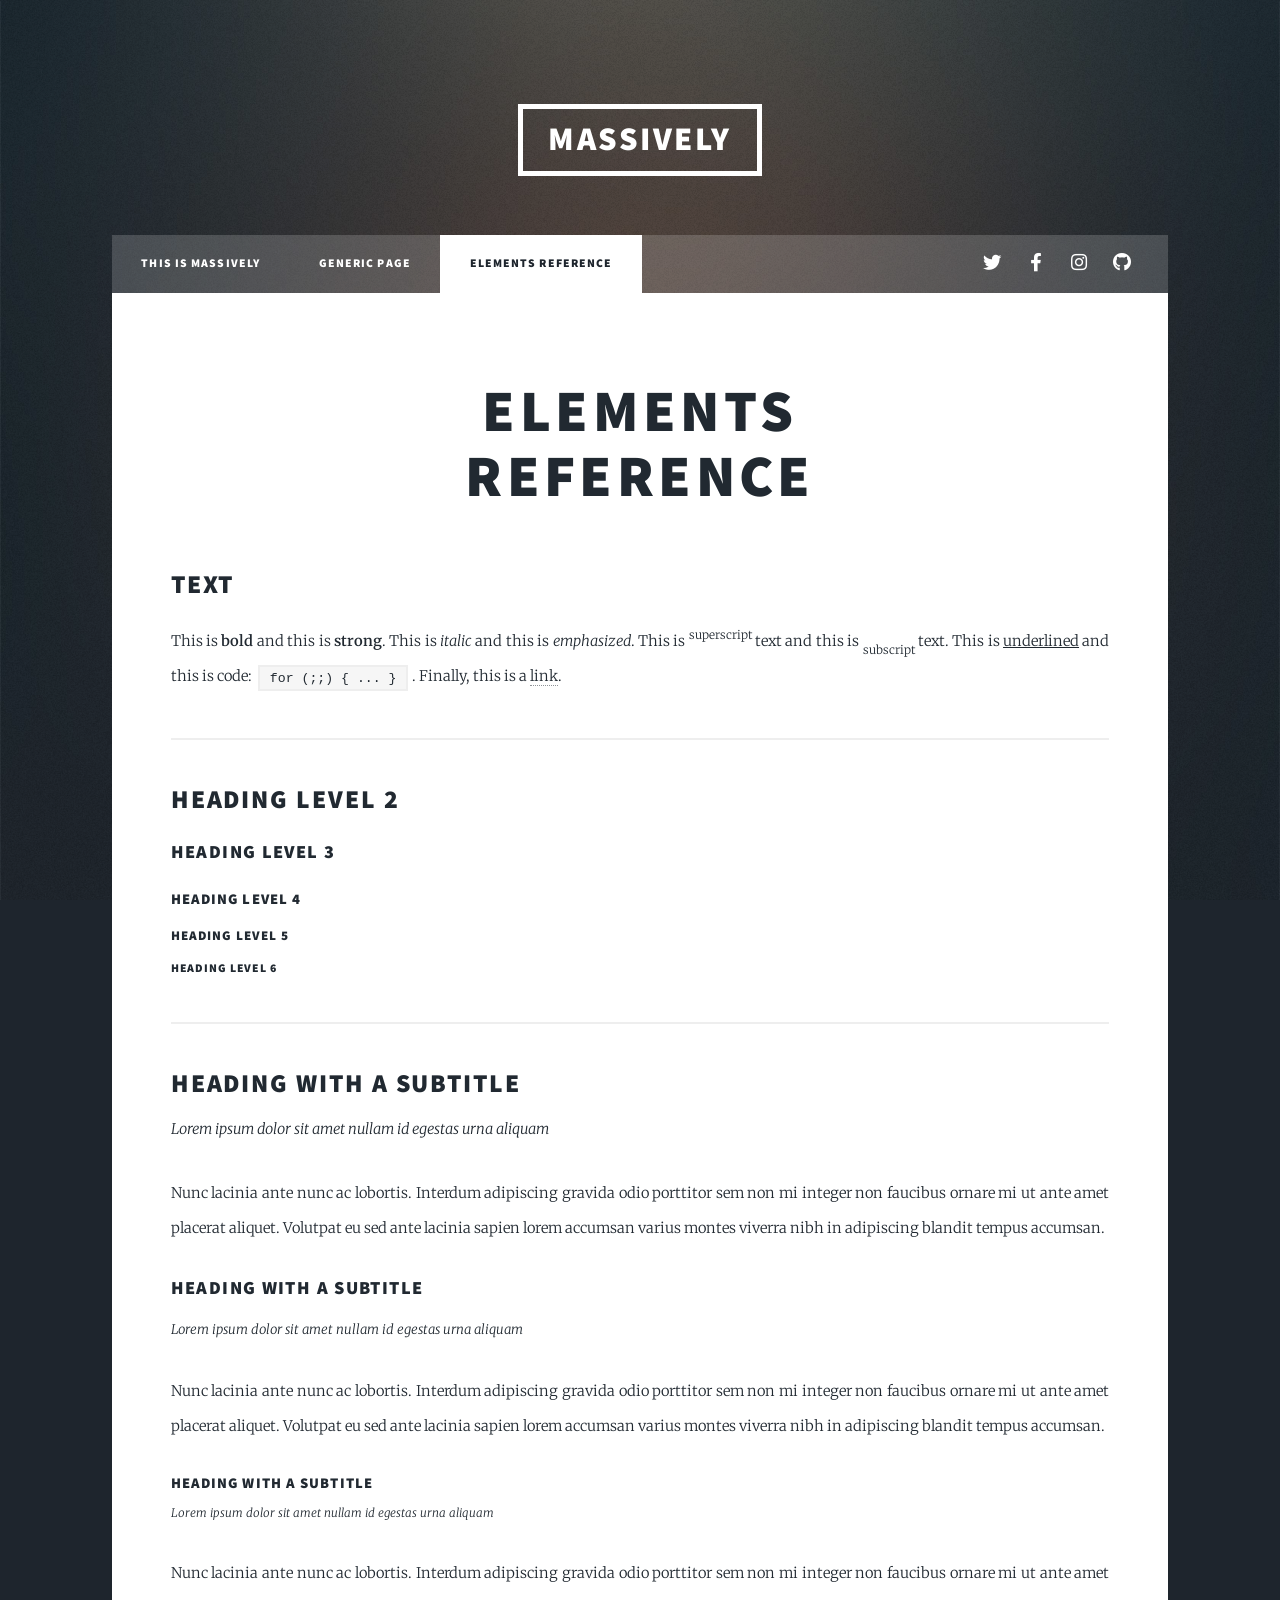
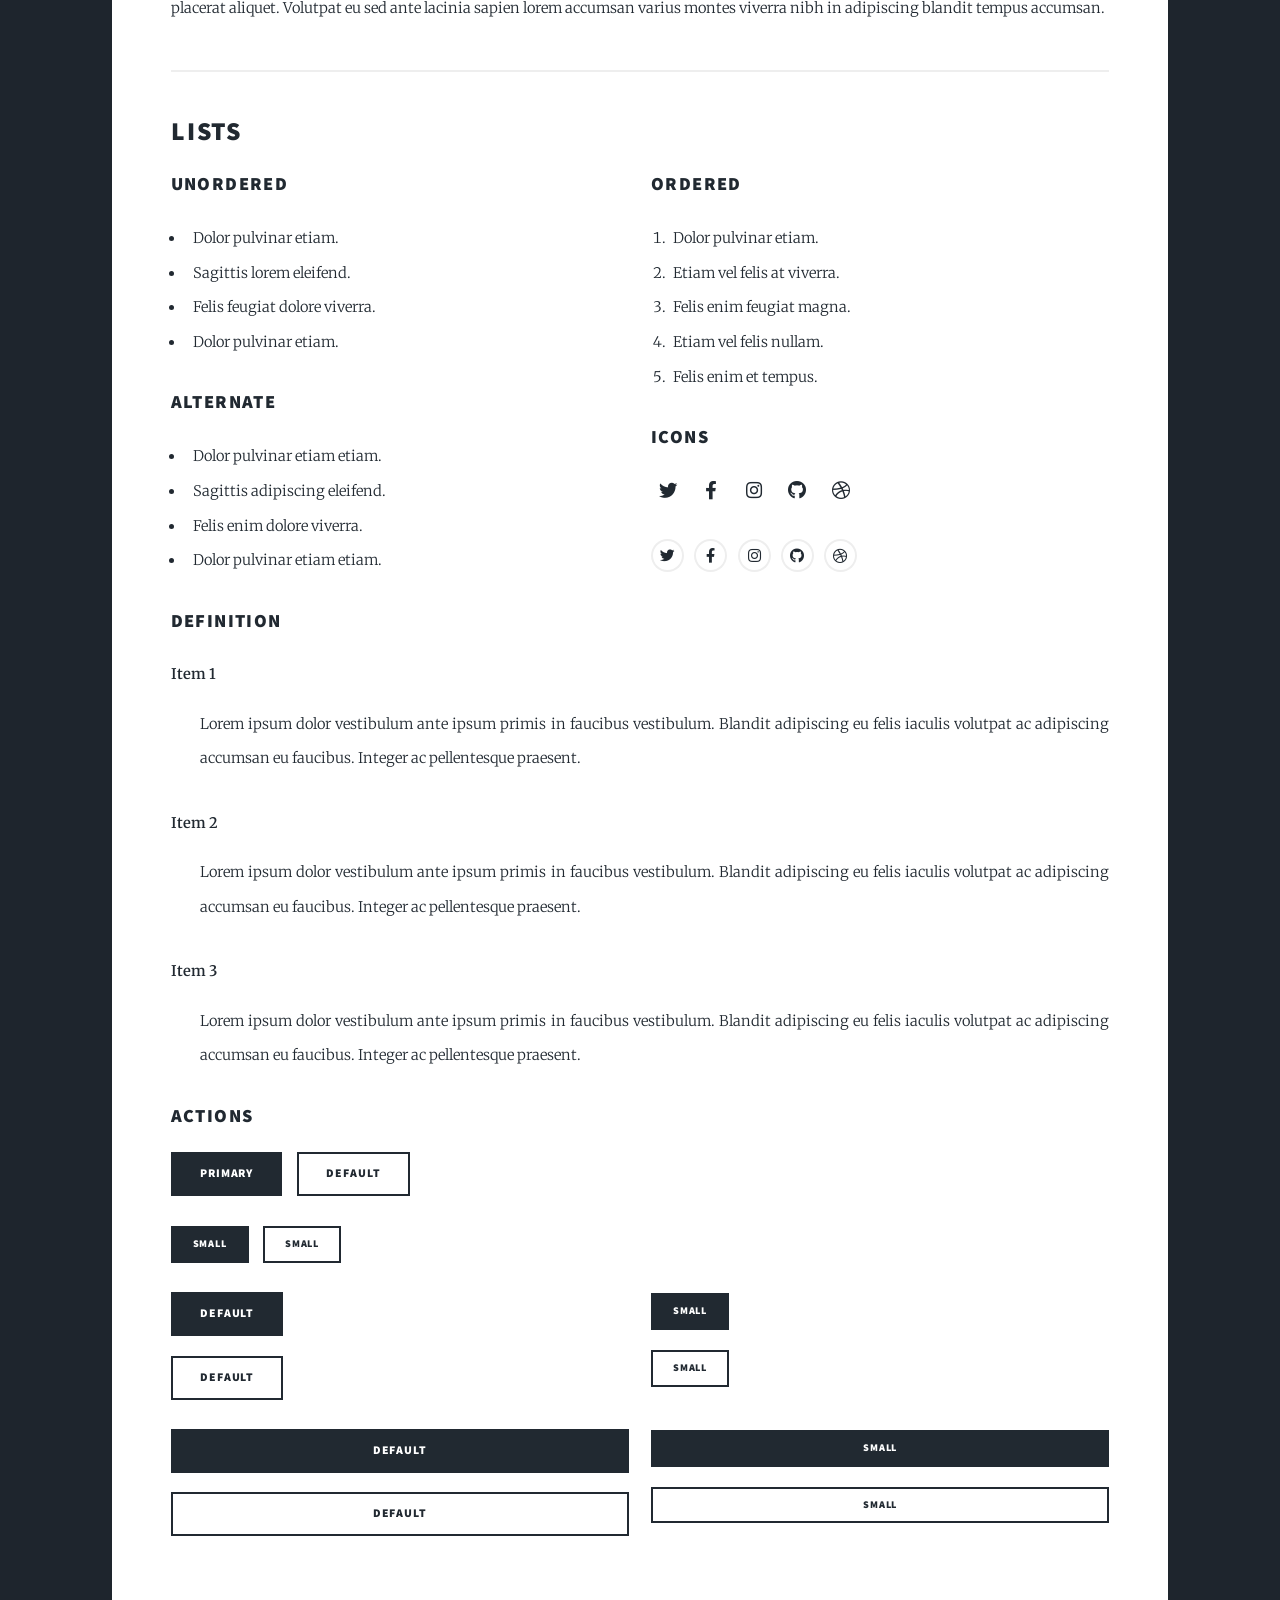
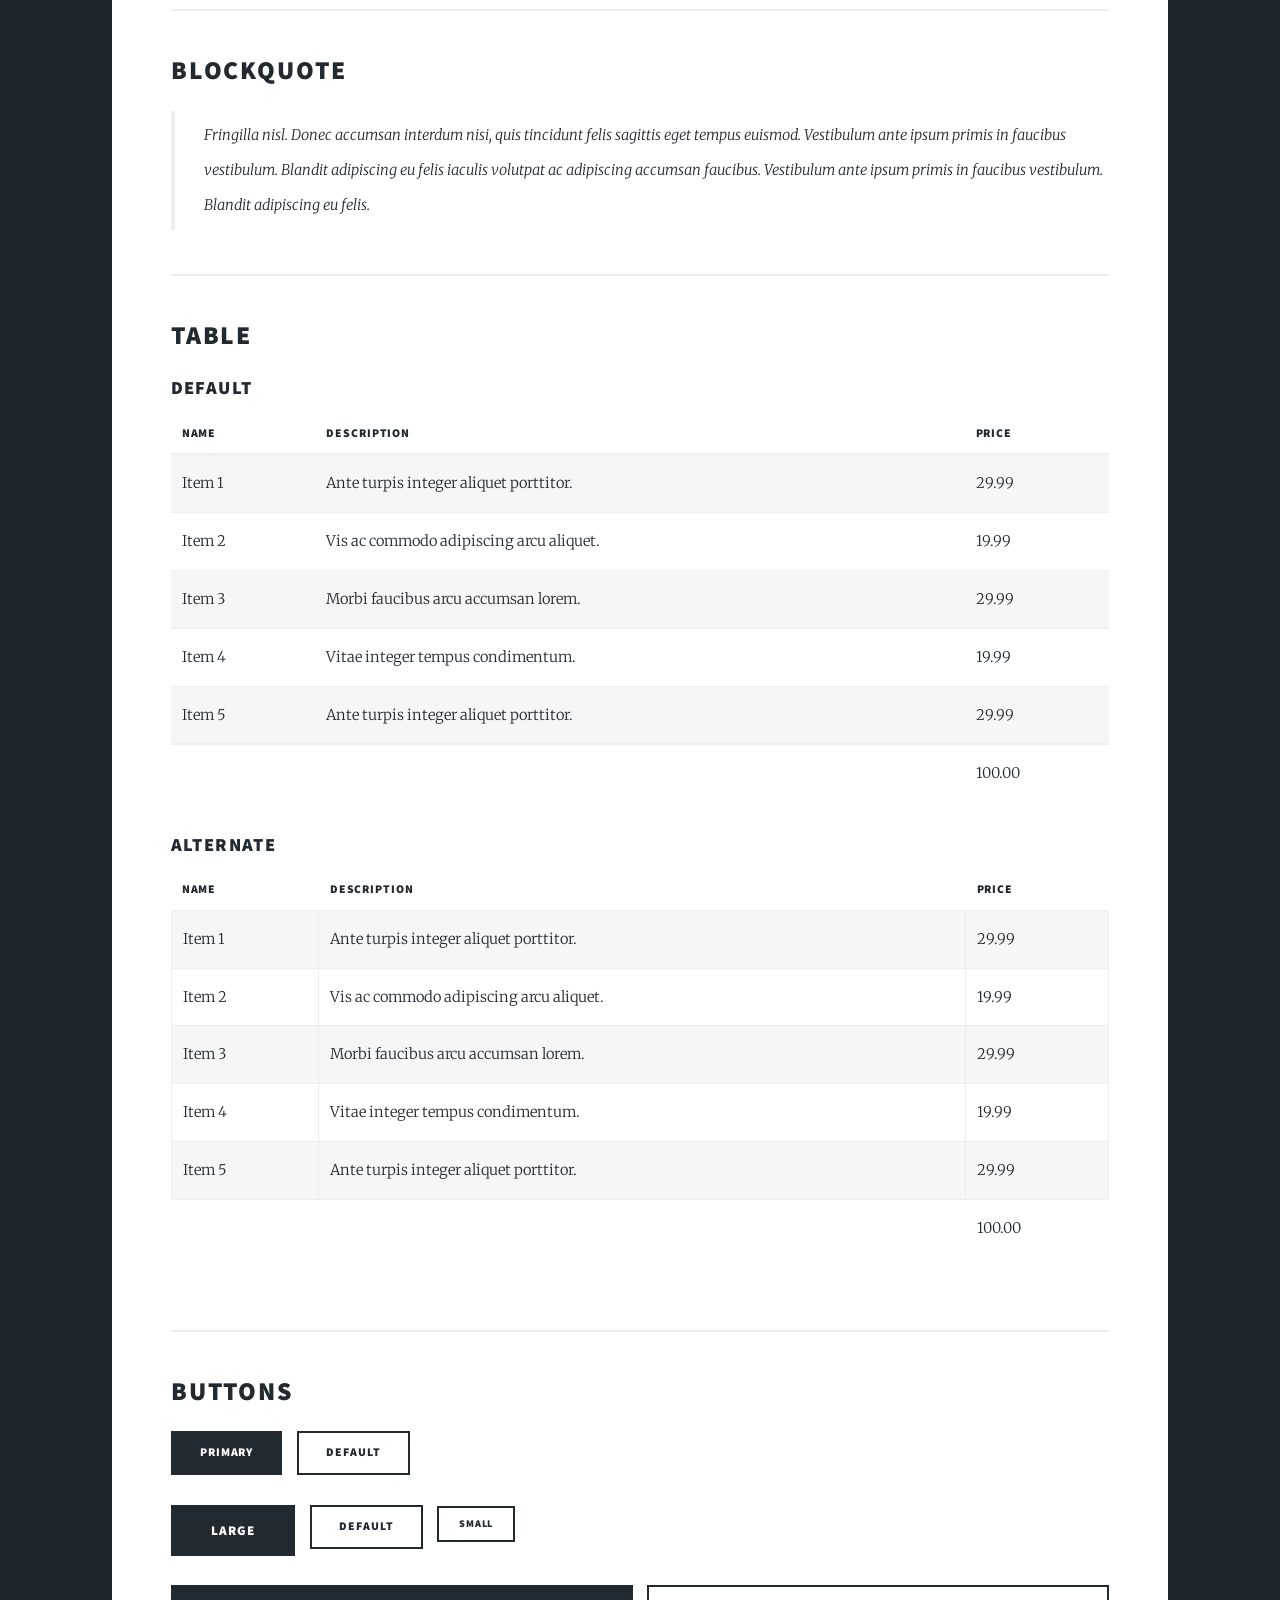
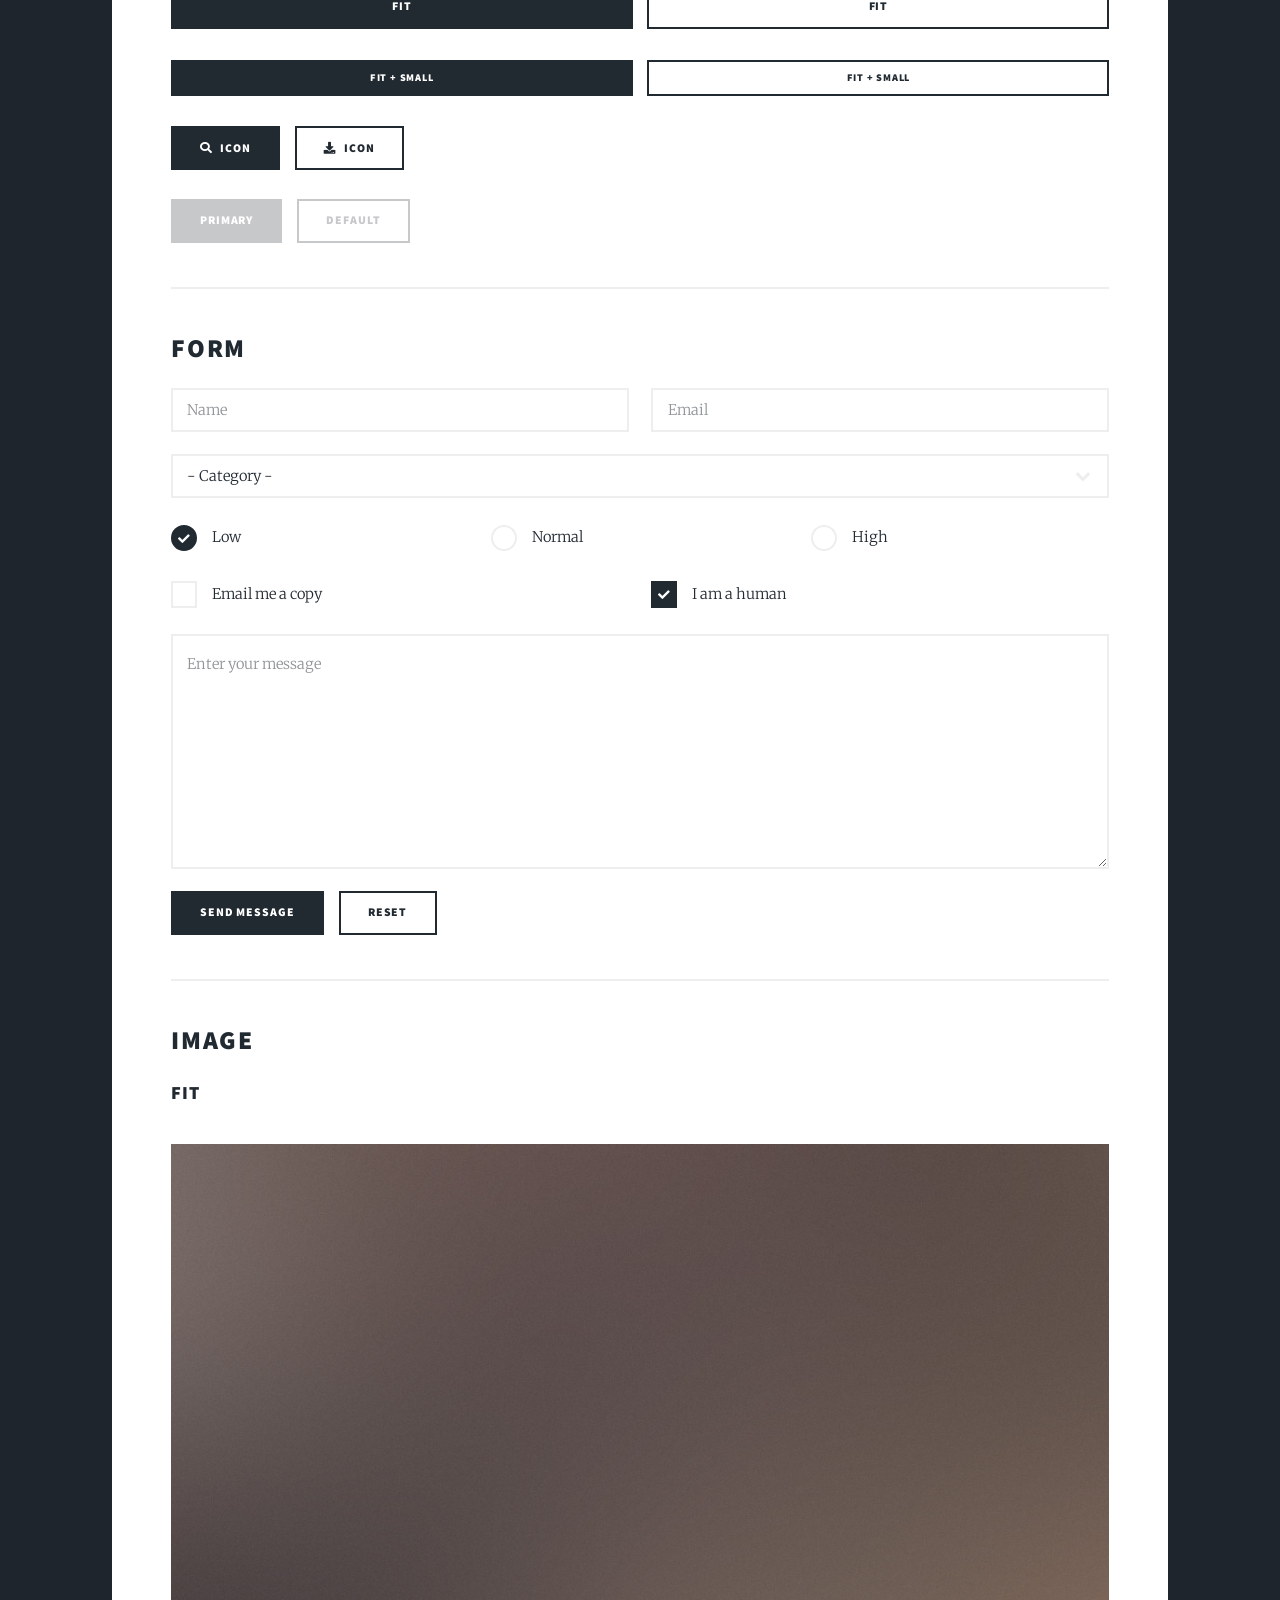
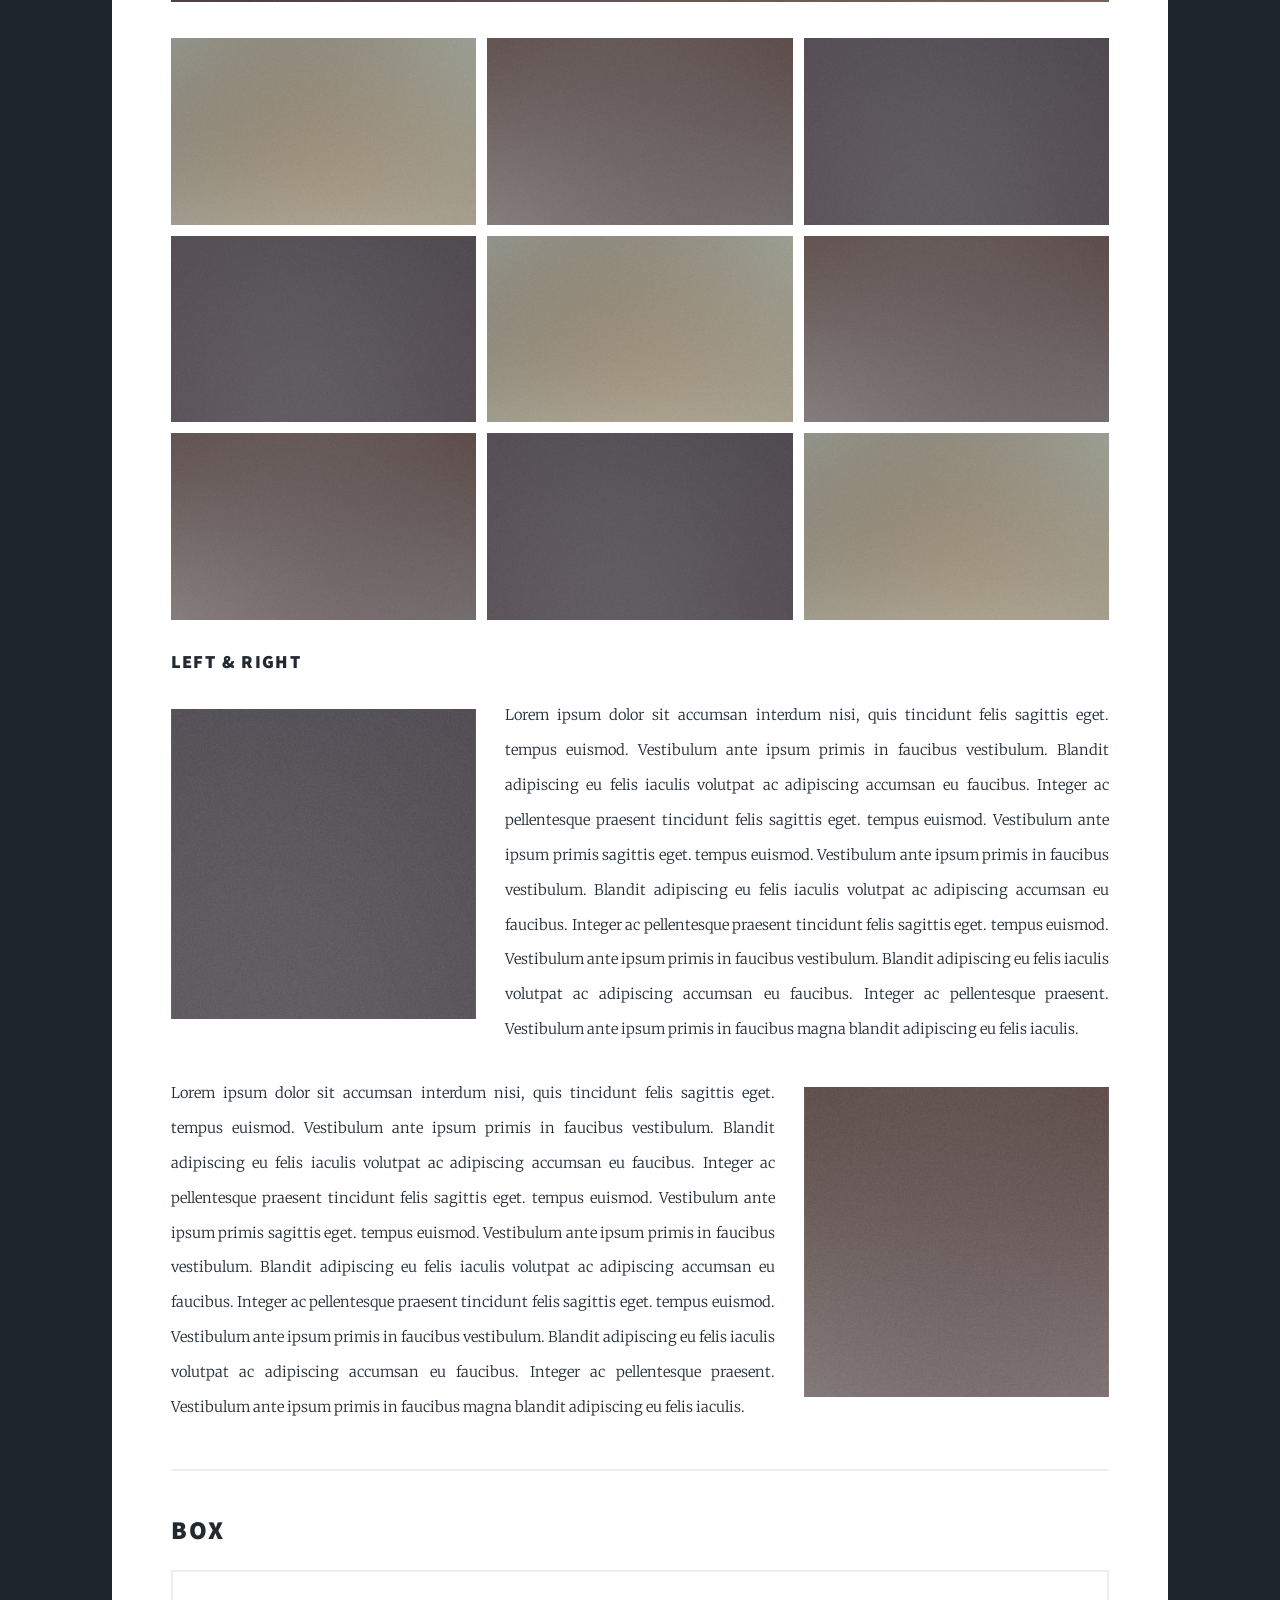
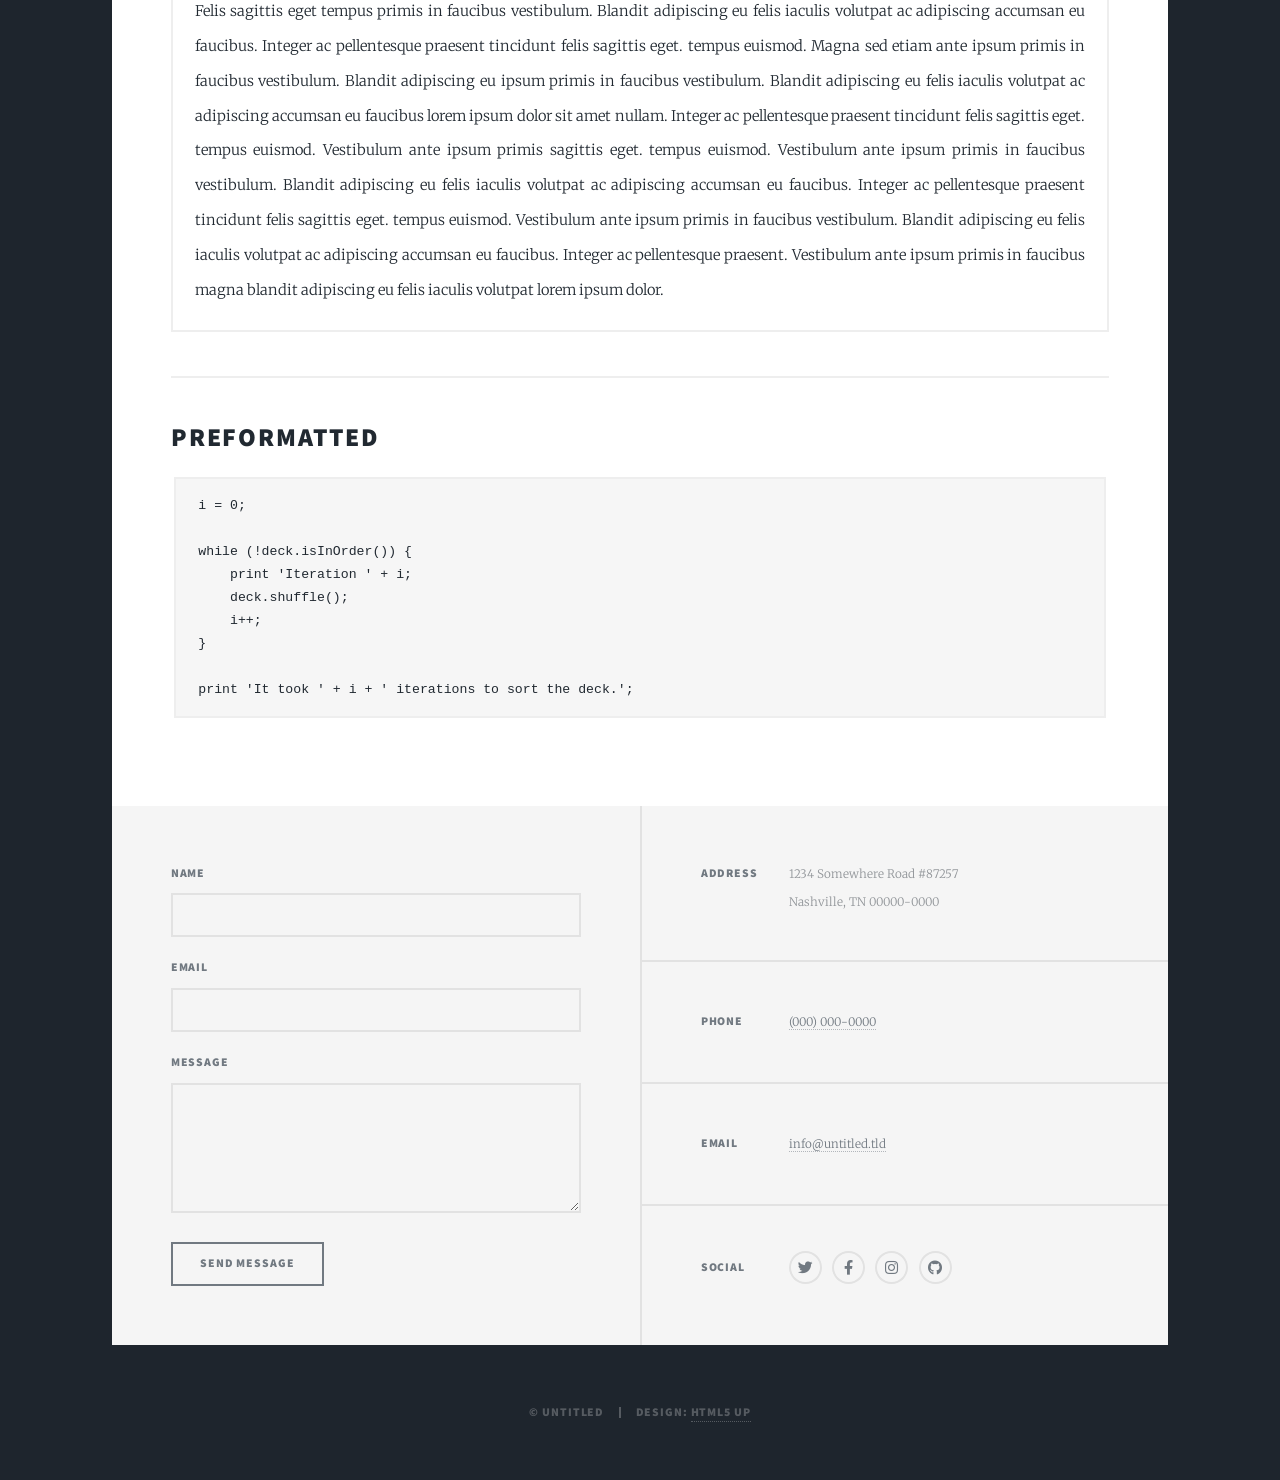
<file: proyecto-comercial/elements.html>
<!DOCTYPE HTML>
<!--
	Massively by HTML5 UP
	html5up.net | @ajlkn
	Free for personal and commercial use under the CCA 3.0 license (html5up.net/license)
-->
<html>
	<head>
		<title>Elements Reference - Massively by HTML5 UP</title>
		<meta charset="utf-8" />
		<meta name="viewport" content="width=device-width, initial-scale=1, user-scalable=no" />
		<link rel="stylesheet" href="assets/css/main.css" />
		<noscript><link rel="stylesheet" href="assets/css/noscript.css" /></noscript>
	</head>
	<body class="is-preload">

		<!-- Wrapper -->
			<div id="wrapper">

				<!-- Header -->
					<header id="header">
						<a href="index.html" class="logo">Massively</a>
					</header>

				<!-- Nav -->
					<nav id="nav">
						<ul class="links">
							<li><a href="index.html">This is Massively</a></li>
							<li><a href="generic.html">Generic Page</a></li>
							<li class="active"><a href="elements.html">Elements Reference</a></li>
						</ul>
						<ul class="icons">
							<li><a href="#" class="icon brands fa-twitter"><span class="label">Twitter</span></a></li>
							<li><a href="#" class="icon brands fa-facebook-f"><span class="label">Facebook</span></a></li>
							<li><a href="#" class="icon brands fa-instagram"><span class="label">Instagram</span></a></li>
							<li><a href="#" class="icon brands fa-github"><span class="label">GitHub</span></a></li>
						</ul>
					</nav>

				<!-- Main -->
					<div id="main">

						<!-- Post -->
							<section class="post">
								<header class="major">
									<h1>Elements<br />
									Reference</h1>
								</header>

								<!-- Text stuff -->
									<h2>Text</h2>
									<p>This is <b>bold</b> and this is <strong>strong</strong>. This is <i>italic</i> and this is <em>emphasized</em>.
									This is <sup>superscript</sup> text and this is <sub>subscript</sub> text.
									This is <u>underlined</u> and this is code: <code>for (;;) { ... }</code>.
									Finally, this is a <a href="#">link</a>.</p>
									<hr />
									<h2>Heading Level 2</h2>
									<h3>Heading Level 3</h3>
									<h4>Heading Level 4</h4>
									<h5>Heading Level 5</h5>
									<h6>Heading Level 6</h6>
									<hr />
									<header>
										<h2>Heading with a Subtitle</h2>
										<p>Lorem ipsum dolor sit amet nullam id egestas urna aliquam</p>
									</header>
									<p>Nunc lacinia ante nunc ac lobortis. Interdum adipiscing gravida odio porttitor sem non mi integer non faucibus ornare mi ut ante amet placerat aliquet. Volutpat eu sed ante lacinia sapien lorem accumsan varius montes viverra nibh in adipiscing blandit tempus accumsan.</p>
									<header>
										<h3>Heading with a Subtitle</h3>
										<p>Lorem ipsum dolor sit amet nullam id egestas urna aliquam</p>
									</header>
									<p>Nunc lacinia ante nunc ac lobortis. Interdum adipiscing gravida odio porttitor sem non mi integer non faucibus ornare mi ut ante amet placerat aliquet. Volutpat eu sed ante lacinia sapien lorem accumsan varius montes viverra nibh in adipiscing blandit tempus accumsan.</p>
									<header>
										<h4>Heading with a Subtitle</h4>
										<p>Lorem ipsum dolor sit amet nullam id egestas urna aliquam</p>
									</header>
									<p>Nunc lacinia ante nunc ac lobortis. Interdum adipiscing gravida odio porttitor sem non mi integer non faucibus ornare mi ut ante amet placerat aliquet. Volutpat eu sed ante lacinia sapien lorem accumsan varius montes viverra nibh in adipiscing blandit tempus accumsan.</p>

									<hr />

								<!-- Lists -->
									<h2>Lists</h2>
									<div class="row">
										<div class="col-6 col-12-small">

											<h3>Unordered</h3>
											<ul>
												<li>Dolor pulvinar etiam.</li>
												<li>Sagittis lorem eleifend.</li>
												<li>Felis feugiat dolore viverra.</li>
												<li>Dolor pulvinar etiam.</li>
											</ul>

											<h3>Alternate</h3>
											<ul class="alt">
												<li>Dolor pulvinar etiam etiam.</li>
												<li>Sagittis adipiscing eleifend.</li>
												<li>Felis enim dolore viverra.</li>
												<li>Dolor pulvinar etiam etiam.</li>
											</ul>

										</div>
										<div class="col-6 col-12-small">

											<h3>Ordered</h3>
											<ol>
												<li>Dolor pulvinar etiam.</li>
												<li>Etiam vel felis at viverra.</li>
												<li>Felis enim feugiat magna.</li>
												<li>Etiam vel felis nullam.</li>
												<li>Felis enim et tempus.</li>
											</ol>

											<h3>Icons</h3>
											<ul class="icons">
												<li><a href="#" class="icon brands fa-twitter"><span class="label">Twitter</span></a></li>
												<li><a href="#" class="icon brands fa-facebook-f"><span class="label">Facebook</span></a></li>
												<li><a href="#" class="icon brands fa-instagram"><span class="label">Instagram</span></a></li>
												<li><a href="#" class="icon brands fa-github"><span class="label">Github</span></a></li>
												<li><a href="#" class="icon brands fa-dribbble"><span class="label">Dribbble</span></a></li>
											</ul>
											<ul class="icons alt">
												<li><a href="#" class="icon brands alt fa-twitter"><span class="label">Twitter</span></a></li>
												<li><a href="#" class="icon brands alt fa-facebook-f"><span class="label">Facebook</span></a></li>
												<li><a href="#" class="icon brands alt fa-instagram"><span class="label">Instagram</span></a></li>
												<li><a href="#" class="icon brands alt fa-github"><span class="label">Github</span></a></li>
												<li><a href="#" class="icon brands alt fa-dribbble"><span class="label">Dribbble</span></a></li>
											</ul>

										</div>
									</div>
									<h3>Definition</h3>
									<dl>
										<dt>Item 1</dt>
										<dd>
											<p>Lorem ipsum dolor vestibulum ante ipsum primis in faucibus vestibulum. Blandit adipiscing eu felis iaculis volutpat ac adipiscing accumsan eu faucibus. Integer ac pellentesque praesent.</p>
										</dd>
										<dt>Item 2</dt>
										<dd>
											<p>Lorem ipsum dolor vestibulum ante ipsum primis in faucibus vestibulum. Blandit adipiscing eu felis iaculis volutpat ac adipiscing accumsan eu faucibus. Integer ac pellentesque praesent.</p>
										</dd>
										<dt>Item 3</dt>
										<dd>
											<p>Lorem ipsum dolor vestibulum ante ipsum primis in faucibus vestibulum. Blandit adipiscing eu felis iaculis volutpat ac adipiscing accumsan eu faucibus. Integer ac pellentesque praesent.</p>
										</dd>
									</dl>

									<h3>Actions</h3>
									<ul class="actions">
										<li><a href="#" class="button primary">Primary</a></li>
										<li><a href="#" class="button">Default</a></li>
									</ul>
									<ul class="actions small">
										<li><a href="#" class="button primary small">Small</a></li>
										<li><a href="#" class="button small">Small</a></li>
									</ul>
									<div class="row">
										<div class="col-6 col-12-small">
											<ul class="actions stacked">
												<li><a href="#" class="button primary">Default</a></li>
												<li><a href="#" class="button">Default</a></li>
											</ul>
										</div>
										<div class="col-6 col-12-small">
											<ul class="actions stacked">
												<li><a href="#" class="button primary small">Small</a></li>
												<li><a href="#" class="button small">Small</a></li>
											</ul>
										</div>
									</div>
									<div class="row">
										<div class="col-6 col-12-small">
											<ul class="actions stacked">
												<li><a href="#" class="button primary fit">Default</a></li>
												<li><a href="#" class="button fit">Default</a></li>
											</ul>
										</div>
										<div class="col-6 col-12-small">
											<ul class="actions stacked">
												<li><a href="#" class="button primary small fit">Small</a></li>
												<li><a href="#" class="button small fit">Small</a></li>
											</ul>
										</div>
									</div>

									<hr />

								<!-- Blockquote -->
									<h2>Blockquote</h2>
									<blockquote>Fringilla nisl. Donec accumsan interdum nisi, quis tincidunt felis sagittis eget tempus euismod. Vestibulum ante ipsum primis in faucibus vestibulum. Blandit adipiscing eu felis iaculis volutpat ac adipiscing accumsan faucibus. Vestibulum ante ipsum primis in faucibus vestibulum. Blandit adipiscing eu felis.</blockquote>

									<hr />

								<!-- Table -->
									<h2>Table</h2>

									<h3>Default</h3>
									<div class="table-wrapper">
										<table>
											<thead>
												<tr>
													<th>Name</th>
													<th>Description</th>
													<th>Price</th>
												</tr>
											</thead>
											<tbody>
												<tr>
													<td>Item 1</td>
													<td>Ante turpis integer aliquet porttitor.</td>
													<td>29.99</td>
												</tr>
												<tr>
													<td>Item 2</td>
													<td>Vis ac commodo adipiscing arcu aliquet.</td>
													<td>19.99</td>
												</tr>
												<tr>
													<td>Item 3</td>
													<td> Morbi faucibus arcu accumsan lorem.</td>
													<td>29.99</td>
												</tr>
												<tr>
													<td>Item 4</td>
													<td>Vitae integer tempus condimentum.</td>
													<td>19.99</td>
												</tr>
												<tr>
													<td>Item 5</td>
													<td>Ante turpis integer aliquet porttitor.</td>
													<td>29.99</td>
												</tr>
											</tbody>
											<tfoot>
												<tr>
													<td colspan="2"></td>
													<td>100.00</td>
												</tr>
											</tfoot>
										</table>
									</div>

									<h3>Alternate</h3>
									<div class="table-wrapper">
										<table class="alt">
											<thead>
												<tr>
													<th>Name</th>
													<th>Description</th>
													<th>Price</th>
												</tr>
											</thead>
											<tbody>
												<tr>
													<td>Item 1</td>
													<td>Ante turpis integer aliquet porttitor.</td>
													<td>29.99</td>
												</tr>
												<tr>
													<td>Item 2</td>
													<td>Vis ac commodo adipiscing arcu aliquet.</td>
													<td>19.99</td>
												</tr>
												<tr>
													<td>Item 3</td>
													<td> Morbi faucibus arcu accumsan lorem.</td>
													<td>29.99</td>
												</tr>
												<tr>
													<td>Item 4</td>
													<td>Vitae integer tempus condimentum.</td>
													<td>19.99</td>
												</tr>
												<tr>
													<td>Item 5</td>
													<td>Ante turpis integer aliquet porttitor.</td>
													<td>29.99</td>
												</tr>
											</tbody>
											<tfoot>
												<tr>
													<td colspan="2"></td>
													<td>100.00</td>
												</tr>
											</tfoot>
										</table>
									</div>

									<hr />

								<!-- Buttons -->
									<h2>Buttons</h2>
									<ul class="actions">
										<li><a href="#" class="button primary">Primary</a></li>
										<li><a href="#" class="button">Default</a></li>
									</ul>
									<ul class="actions">
										<li><a href="#" class="button primary large">Large</a></li>
										<li><a href="#" class="button">Default</a></li>
										<li><a href="#" class="button small">Small</a></li>
									</ul>
									<ul class="actions fit">
										<li><a href="#" class="button primary fit">Fit</a></li>
										<li><a href="#" class="button fit">Fit</a></li>
									</ul>
									<ul class="actions fit small">
										<li><a href="#" class="button primary fit small">Fit + Small</a></li>
										<li><a href="#" class="button fit small">Fit + Small</a></li>
									</ul>
									<ul class="actions">
										<li><a href="#" class="button primary icon solid fa-search">Icon</a></li>
										<li><a href="#" class="button icon solid fa-download">Icon</a></li>
									</ul>
									<ul class="actions">
										<li><span class="button primary disabled">Primary</span></li>
										<li><span class="button disabled">Default</span></li>
									</ul>

									<hr />

								<!-- Form -->
									<h2>Form</h2>

									<form method="post" action="#">
										<div class="row gtr-uniform">
											<div class="col-6 col-12-xsmall">
												<input type="text" name="demo-name" id="demo-name" value="" placeholder="Name" />
											</div>
											<div class="col-6 col-12-xsmall">
												<input type="email" name="demo-email" id="demo-email" value="" placeholder="Email" />
											</div>
											<!-- Break -->
											<div class="col-12">
												<select name="demo-category" id="demo-category">
													<option value="">- Category -</option>
													<option value="1">Manufacturing</option>
													<option value="1">Shipping</option>
													<option value="1">Administration</option>
													<option value="1">Human Resources</option>
												</select>
											</div>
											<!-- Break -->
											<div class="col-4 col-12-small">
												<input type="radio" id="demo-priority-low" name="demo-priority" checked>
												<label for="demo-priority-low">Low</label>
											</div>
											<div class="col-4 col-12-small">
												<input type="radio" id="demo-priority-normal" name="demo-priority">
												<label for="demo-priority-normal">Normal</label>
											</div>
											<div class="col-4 col-12-small">
												<input type="radio" id="demo-priority-high" name="demo-priority">
												<label for="demo-priority-high">High</label>
											</div>
											<!-- Break -->
											<div class="col-6 col-12-small">
												<input type="checkbox" id="demo-copy" name="demo-copy">
												<label for="demo-copy">Email me a copy</label>
											</div>
											<div class="col-6 col-12-small">
												<input type="checkbox" id="demo-human" name="demo-human" checked>
												<label for="demo-human">I am a human</label>
											</div>
											<!-- Break -->
											<div class="col-12">
												<textarea name="demo-message" id="demo-message" placeholder="Enter your message" rows="6"></textarea>
											</div>
											<!-- Break -->
											<div class="col-12">
												<ul class="actions">
													<li><input type="submit" value="Send Message" class="primary" /></li>
													<li><input type="reset" value="Reset" /></li>
												</ul>
											</div>
										</div>
									</form>

									<hr />

								<!-- Image -->
									<h2>Image</h2>

									<h3>Fit</h3>
									<span class="image fit"><img src="images/pic01.jpg" alt="" /></span>
									<div class="box alt">
										<div class="row gtr-50 gtr-uniform">
											<div class="col-4"><span class="image fit"><img src="images/pic02.jpg" alt="" /></span></div>
											<div class="col-4"><span class="image fit"><img src="images/pic03.jpg" alt="" /></span></div>
											<div class="col-4"><span class="image fit"><img src="images/pic04.jpg" alt="" /></span></div>
											<!-- Break -->
											<div class="col-4"><span class="image fit"><img src="images/pic04.jpg" alt="" /></span></div>
											<div class="col-4"><span class="image fit"><img src="images/pic02.jpg" alt="" /></span></div>
											<div class="col-4"><span class="image fit"><img src="images/pic03.jpg" alt="" /></span></div>
											<!-- Break -->
											<div class="col-4"><span class="image fit"><img src="images/pic03.jpg" alt="" /></span></div>
											<div class="col-4"><span class="image fit"><img src="images/pic04.jpg" alt="" /></span></div>
											<div class="col-4"><span class="image fit"><img src="images/pic02.jpg" alt="" /></span></div>
										</div>
									</div>

									<h3>Left &amp; Right</h3>
									<p><span class="image left"><img src="images/pic08.jpg" alt="" /></span>Lorem ipsum dolor sit accumsan interdum nisi, quis tincidunt felis sagittis eget. tempus euismod. Vestibulum ante ipsum primis in faucibus vestibulum. Blandit adipiscing eu felis iaculis volutpat ac adipiscing accumsan eu faucibus. Integer ac pellentesque praesent tincidunt felis sagittis eget. tempus euismod. Vestibulum ante ipsum primis sagittis eget. tempus euismod. Vestibulum ante ipsum primis in faucibus vestibulum. Blandit adipiscing eu felis iaculis volutpat ac adipiscing accumsan eu faucibus. Integer ac pellentesque praesent tincidunt felis sagittis eget. tempus euismod. Vestibulum ante ipsum primis in faucibus vestibulum. Blandit adipiscing eu felis iaculis volutpat ac adipiscing accumsan eu faucibus. Integer ac pellentesque praesent. Vestibulum ante ipsum primis in faucibus magna blandit adipiscing eu felis iaculis.</p>
									<p><span class="image right"><img src="images/pic09.jpg" alt="" /></span>Lorem ipsum dolor sit accumsan interdum nisi, quis tincidunt felis sagittis eget. tempus euismod. Vestibulum ante ipsum primis in faucibus vestibulum. Blandit adipiscing eu felis iaculis volutpat ac adipiscing accumsan eu faucibus. Integer ac pellentesque praesent tincidunt felis sagittis eget. tempus euismod. Vestibulum ante ipsum primis sagittis eget. tempus euismod. Vestibulum ante ipsum primis in faucibus vestibulum. Blandit adipiscing eu felis iaculis volutpat ac adipiscing accumsan eu faucibus. Integer ac pellentesque praesent tincidunt felis sagittis eget. tempus euismod. Vestibulum ante ipsum primis in faucibus vestibulum. Blandit adipiscing eu felis iaculis volutpat ac adipiscing accumsan eu faucibus. Integer ac pellentesque praesent. Vestibulum ante ipsum primis in faucibus magna blandit adipiscing eu felis iaculis.</p>

									<hr />

								<!-- Box -->
									<h2>Box</h2>
									<div class="box">
										<p>Felis sagittis eget tempus primis in faucibus vestibulum. Blandit adipiscing eu felis iaculis volutpat ac adipiscing accumsan eu faucibus. Integer ac pellentesque praesent tincidunt felis sagittis eget. tempus euismod. Magna sed etiam ante ipsum primis in faucibus vestibulum. Blandit adipiscing eu ipsum primis in faucibus vestibulum. Blandit adipiscing eu felis iaculis volutpat ac adipiscing accumsan eu faucibus lorem ipsum dolor sit amet nullam. Integer ac pellentesque praesent tincidunt felis sagittis eget. tempus euismod. Vestibulum ante ipsum primis sagittis eget. tempus euismod. Vestibulum ante ipsum primis in faucibus vestibulum. Blandit adipiscing eu felis iaculis volutpat ac adipiscing accumsan eu faucibus. Integer ac pellentesque praesent tincidunt felis sagittis eget. tempus euismod. Vestibulum ante ipsum primis in faucibus vestibulum. Blandit adipiscing eu felis iaculis volutpat ac adipiscing accumsan eu faucibus. Integer ac pellentesque praesent. Vestibulum ante ipsum primis in faucibus magna blandit adipiscing eu felis iaculis volutpat lorem ipsum dolor.</p>
									</div>

									<hr />

								<!-- Preformatted Code -->
									<h2>Preformatted</h2>
									<pre><code>i = 0;

while (!deck.isInOrder()) {
    print 'Iteration ' + i;
    deck.shuffle();
    i++;
}

print 'It took ' + i + ' iterations to sort the deck.';
</code></pre>

							</section>

					</div>

				<!-- Footer -->
					<footer id="footer">
						<section>
							<form method="post" action="#">
								<div class="fields">
									<div class="field">
										<label for="name">Name</label>
										<input type="text" name="name" id="name" />
									</div>
									<div class="field">
										<label for="email">Email</label>
										<input type="text" name="email" id="email" />
									</div>
									<div class="field">
										<label for="message">Message</label>
										<textarea name="message" id="message" rows="3"></textarea>
									</div>
								</div>
								<ul class="actions">
									<li><input type="submit" value="Send Message" /></li>
								</ul>
							</form>
						</section>
						<section class="split contact">
							<section class="alt">
								<h3>Address</h3>
								<p>1234 Somewhere Road #87257<br />
								Nashville, TN 00000-0000</p>
							</section>
							<section>
								<h3>Phone</h3>
								<p><a href="#">(000) 000-0000</a></p>
							</section>
							<section>
								<h3>Email</h3>
								<p><a href="#">info@untitled.tld</a></p>
							</section>
							<section>
								<h3>Social</h3>
								<ul class="icons alt">
									<li><a href="#" class="icon brands alt fa-twitter"><span class="label">Twitter</span></a></li>
									<li><a href="#" class="icon brands alt fa-facebook-f"><span class="label">Facebook</span></a></li>
									<li><a href="#" class="icon brands alt fa-instagram"><span class="label">Instagram</span></a></li>
									<li><a href="#" class="icon brands alt fa-github"><span class="label">GitHub</span></a></li>
								</ul>
							</section>
						</section>
					</footer>

				<!-- Copyright -->
					<div id="copyright">
						<ul><li>&copy; Untitled</li><li>Design: <a href="https://html5up.net">HTML5 UP</a></li></ul>
					</div>

			</div>

		<!-- Scripts -->
			<script src="assets/js/jquery.min.js"></script>
			<script src="assets/js/jquery.scrollex.min.js"></script>
			<script src="assets/js/jquery.scrolly.min.js"></script>
			<script src="assets/js/browser.min.js"></script>
			<script src="assets/js/breakpoints.min.js"></script>
			<script src="assets/js/util.js"></script>
			<script src="assets/js/main.js"></script>

	</body>
</html>
</file>
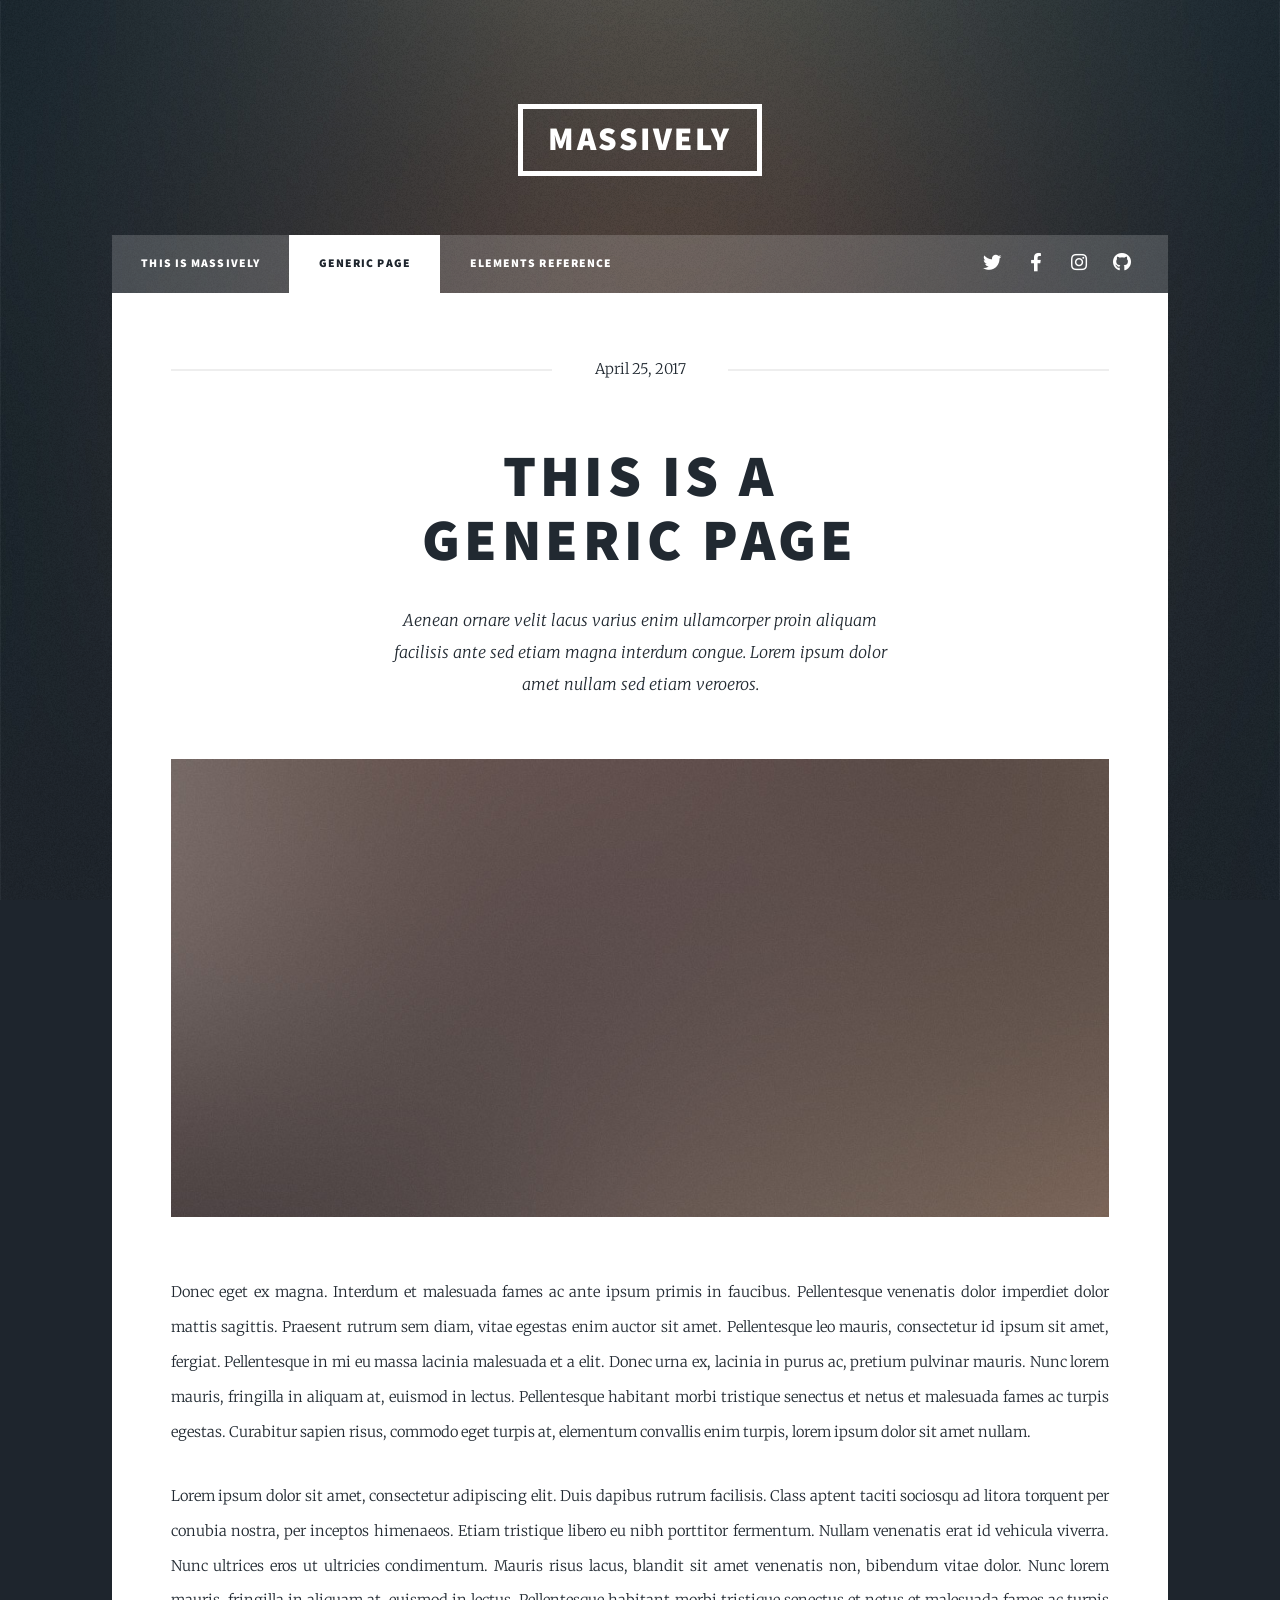
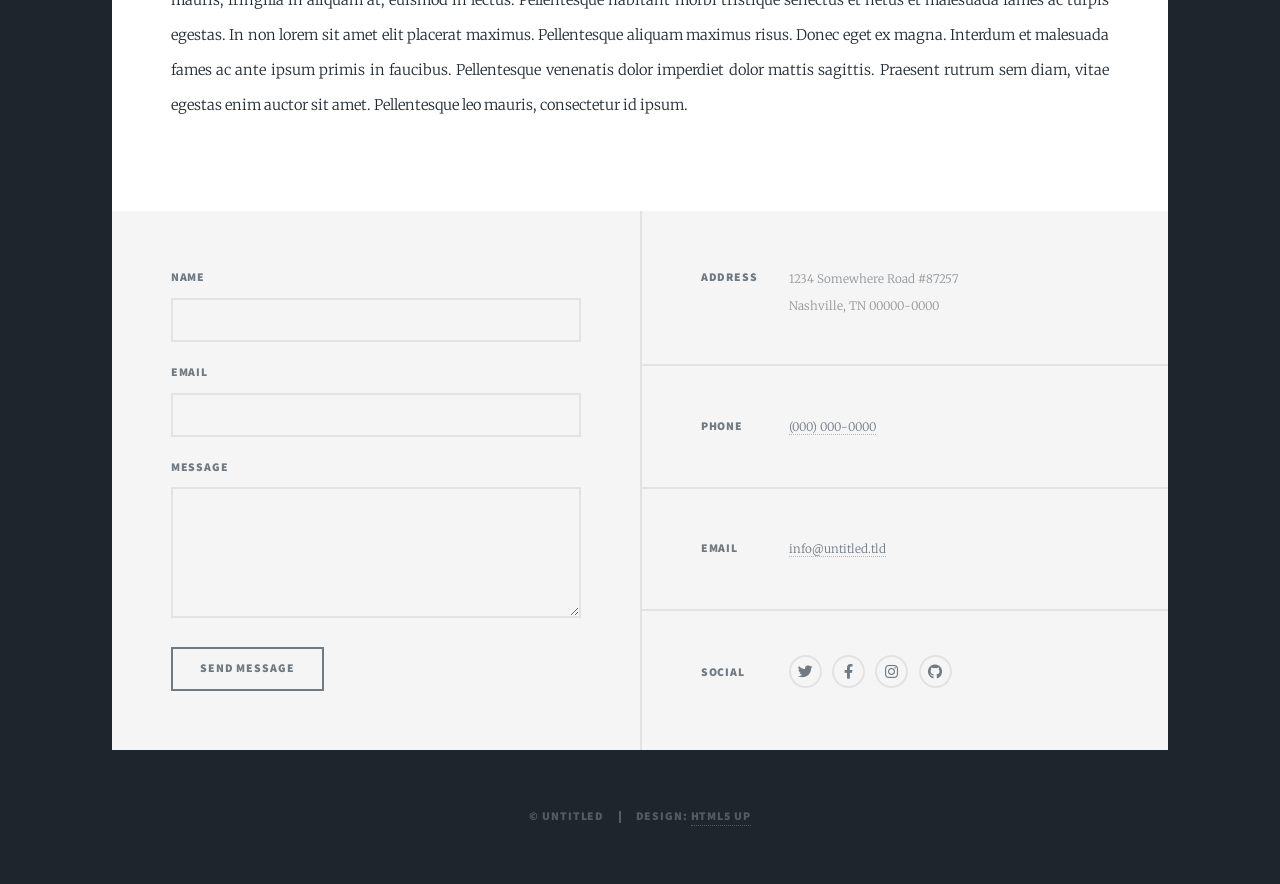
<file: proyecto-comercial/generic.html>
<!DOCTYPE HTML>
<!--
	Massively by HTML5 UP
	html5up.net | @ajlkn
	Free for personal and commercial use under the CCA 3.0 license (html5up.net/license)
-->
<html>
	<head>
		<title>Generic Page - Massively by HTML5 UP</title>
		<meta charset="utf-8" />
		<meta name="viewport" content="width=device-width, initial-scale=1, user-scalable=no" />
		<link rel="stylesheet" href="assets/css/main.css" />
		<noscript><link rel="stylesheet" href="assets/css/noscript.css" /></noscript>
	</head>
	<body class="is-preload">

		<!-- Wrapper -->
			<div id="wrapper">

				<!-- Header -->
					<header id="header">
						<a href="index.html" class="logo">Massively</a>
					</header>

				<!-- Nav -->
					<nav id="nav">
						<ul class="links">
							<li><a href="index.html">This is Massively</a></li>
							<li class="active"><a href="generic.html">Generic Page</a></li>
							<li><a href="elements.html">Elements Reference</a></li>
						</ul>
						<ul class="icons">
							<li><a href="#" class="icon brands fa-twitter"><span class="label">Twitter</span></a></li>
							<li><a href="#" class="icon brands fa-facebook-f"><span class="label">Facebook</span></a></li>
							<li><a href="#" class="icon brands fa-instagram"><span class="label">Instagram</span></a></li>
							<li><a href="#" class="icon brands fa-github"><span class="label">GitHub</span></a></li>
						</ul>
					</nav>

				<!-- Main -->
					<div id="main">

						<!-- Post -->
							<section class="post">
								<header class="major">
									<span class="date">April 25, 2017</span>
									<h1>This is a<br />
									Generic Page</h1>
									<p>Aenean ornare velit lacus varius enim ullamcorper proin aliquam<br />
									facilisis ante sed etiam magna interdum congue. Lorem ipsum dolor<br />
									amet nullam sed etiam veroeros.</p>
								</header>
								<div class="image main"><img src="images/pic01.jpg" alt="" /></div>
								<p>Donec eget ex magna. Interdum et malesuada fames ac ante ipsum primis in faucibus. Pellentesque venenatis dolor imperdiet dolor mattis sagittis. Praesent rutrum sem diam, vitae egestas enim auctor sit amet. Pellentesque leo mauris, consectetur id ipsum sit amet, fergiat. Pellentesque in mi eu massa lacinia malesuada et a elit. Donec urna ex, lacinia in purus ac, pretium pulvinar mauris. Nunc lorem mauris, fringilla in aliquam at, euismod in lectus. Pellentesque habitant morbi tristique senectus et netus et malesuada fames ac turpis egestas. Curabitur sapien risus, commodo eget turpis at, elementum convallis enim turpis, lorem ipsum dolor sit amet nullam.</p>
								<p>Lorem ipsum dolor sit amet, consectetur adipiscing elit. Duis dapibus rutrum facilisis. Class aptent taciti sociosqu ad litora torquent per conubia nostra, per inceptos himenaeos. Etiam tristique libero eu nibh porttitor fermentum. Nullam venenatis erat id vehicula viverra. Nunc ultrices eros ut ultricies condimentum. Mauris risus lacus, blandit sit amet venenatis non, bibendum vitae dolor. Nunc lorem mauris, fringilla in aliquam at, euismod in lectus. Pellentesque habitant morbi tristique senectus et netus et malesuada fames ac turpis egestas. In non lorem sit amet elit placerat maximus. Pellentesque aliquam maximus risus. Donec eget ex magna. Interdum et malesuada fames ac ante ipsum primis in faucibus. Pellentesque venenatis dolor imperdiet dolor mattis sagittis. Praesent rutrum sem diam, vitae egestas enim auctor sit amet. Pellentesque leo mauris, consectetur id ipsum.</p>
							</section>

					</div>

				<!-- Footer -->
					<footer id="footer">
						<section>
							<form method="post" action="#">
								<div class="fields">
									<div class="field">
										<label for="name">Name</label>
										<input type="text" name="name" id="name" />
									</div>
									<div class="field">
										<label for="email">Email</label>
										<input type="text" name="email" id="email" />
									</div>
									<div class="field">
										<label for="message">Message</label>
										<textarea name="message" id="message" rows="3"></textarea>
									</div>
								</div>
								<ul class="actions">
									<li><input type="submit" value="Send Message" /></li>
								</ul>
							</form>
						</section>
						<section class="split contact">
							<section class="alt">
								<h3>Address</h3>
								<p>1234 Somewhere Road #87257<br />
								Nashville, TN 00000-0000</p>
							</section>
							<section>
								<h3>Phone</h3>
								<p><a href="#">(000) 000-0000</a></p>
							</section>
							<section>
								<h3>Email</h3>
								<p><a href="#">info@untitled.tld</a></p>
							</section>
							<section>
								<h3>Social</h3>
								<ul class="icons alt">
									<li><a href="#" class="icon brands alt fa-twitter"><span class="label">Twitter</span></a></li>
									<li><a href="#" class="icon brands alt fa-facebook-f"><span class="label">Facebook</span></a></li>
									<li><a href="#" class="icon brands alt fa-instagram"><span class="label">Instagram</span></a></li>
									<li><a href="#" class="icon brands alt fa-github"><span class="label">GitHub</span></a></li>
								</ul>
							</section>
						</section>
					</footer>

				<!-- Copyright -->
					<div id="copyright">
						<ul><li>&copy; Untitled</li><li>Design: <a href="https://html5up.net">HTML5 UP</a></li></ul>
					</div>

			</div>

		<!-- Scripts -->
			<script src="assets/js/jquery.min.js"></script>
			<script src="assets/js/jquery.scrollex.min.js"></script>
			<script src="assets/js/jquery.scrolly.min.js"></script>
			<script src="assets/js/browser.min.js"></script>
			<script src="assets/js/breakpoints.min.js"></script>
			<script src="assets/js/util.js"></script>
			<script src="assets/js/main.js"></script>

	</body>
</html>
</file>
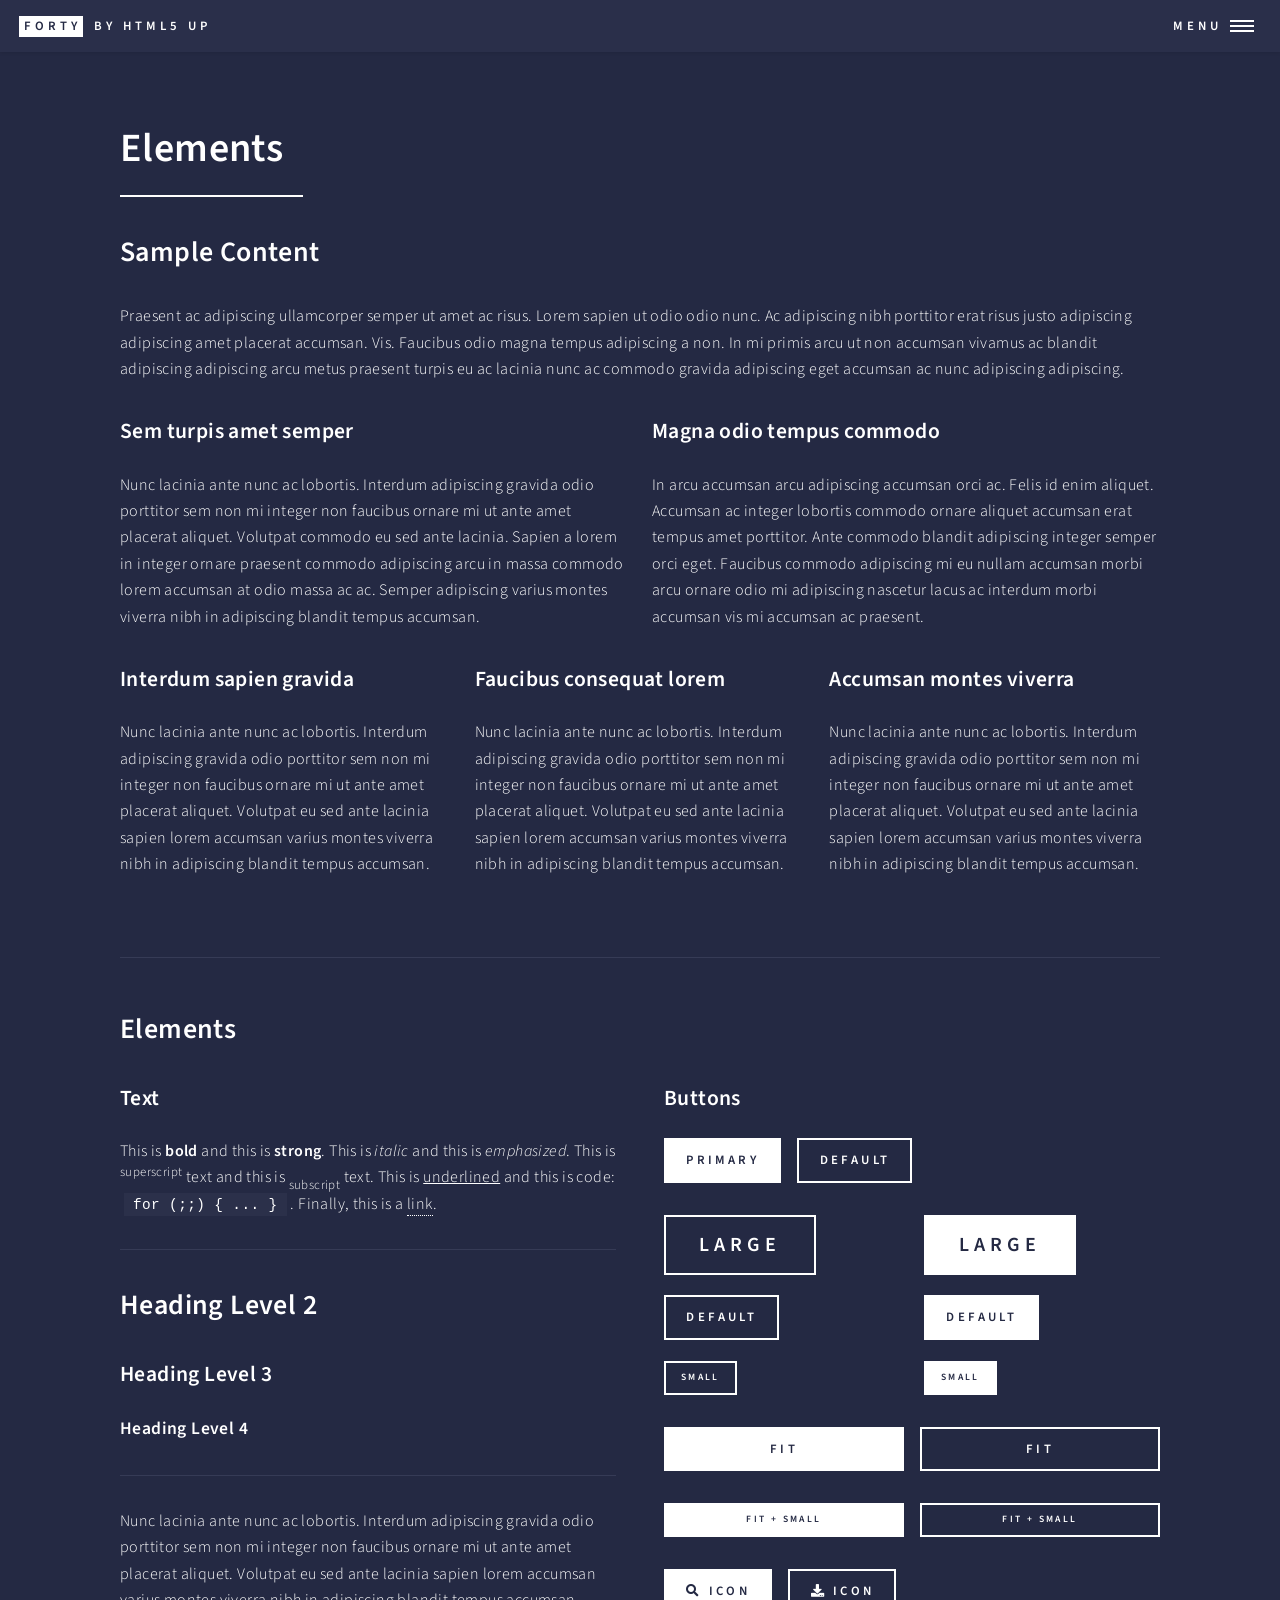
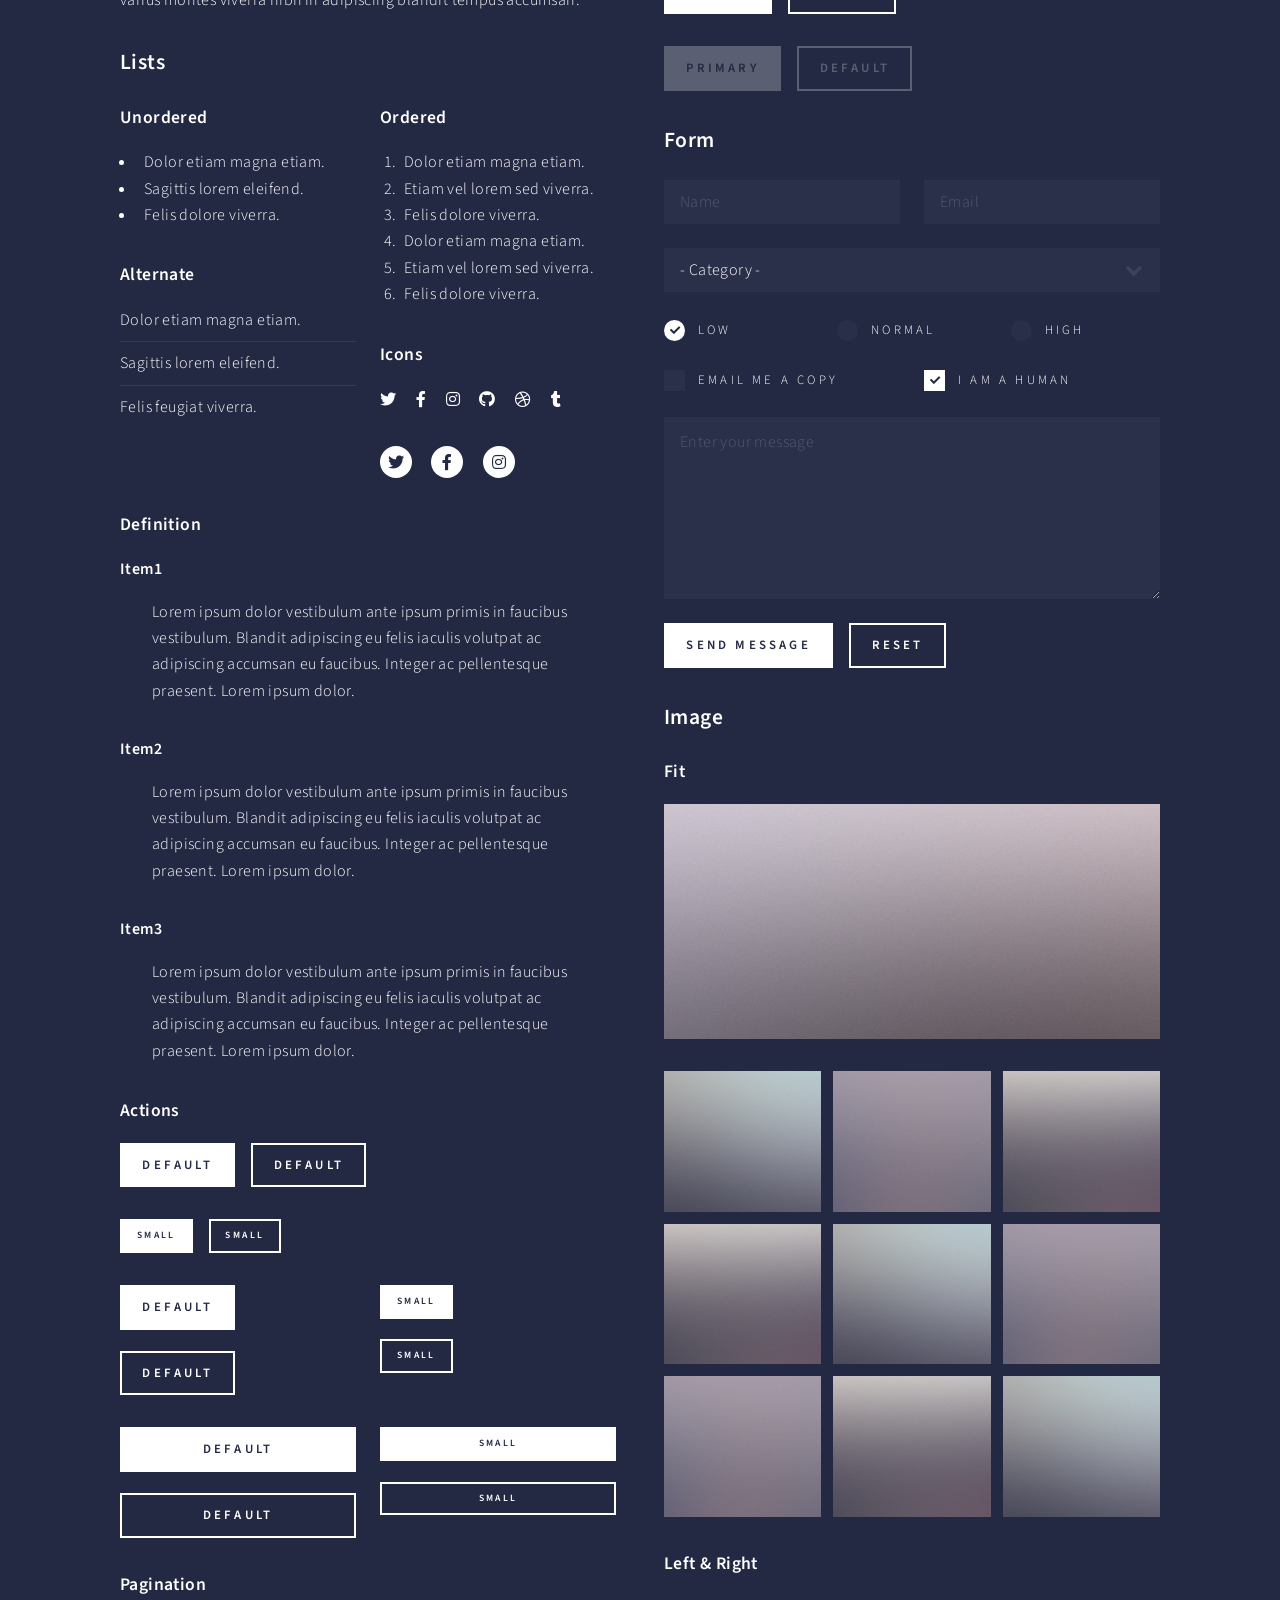
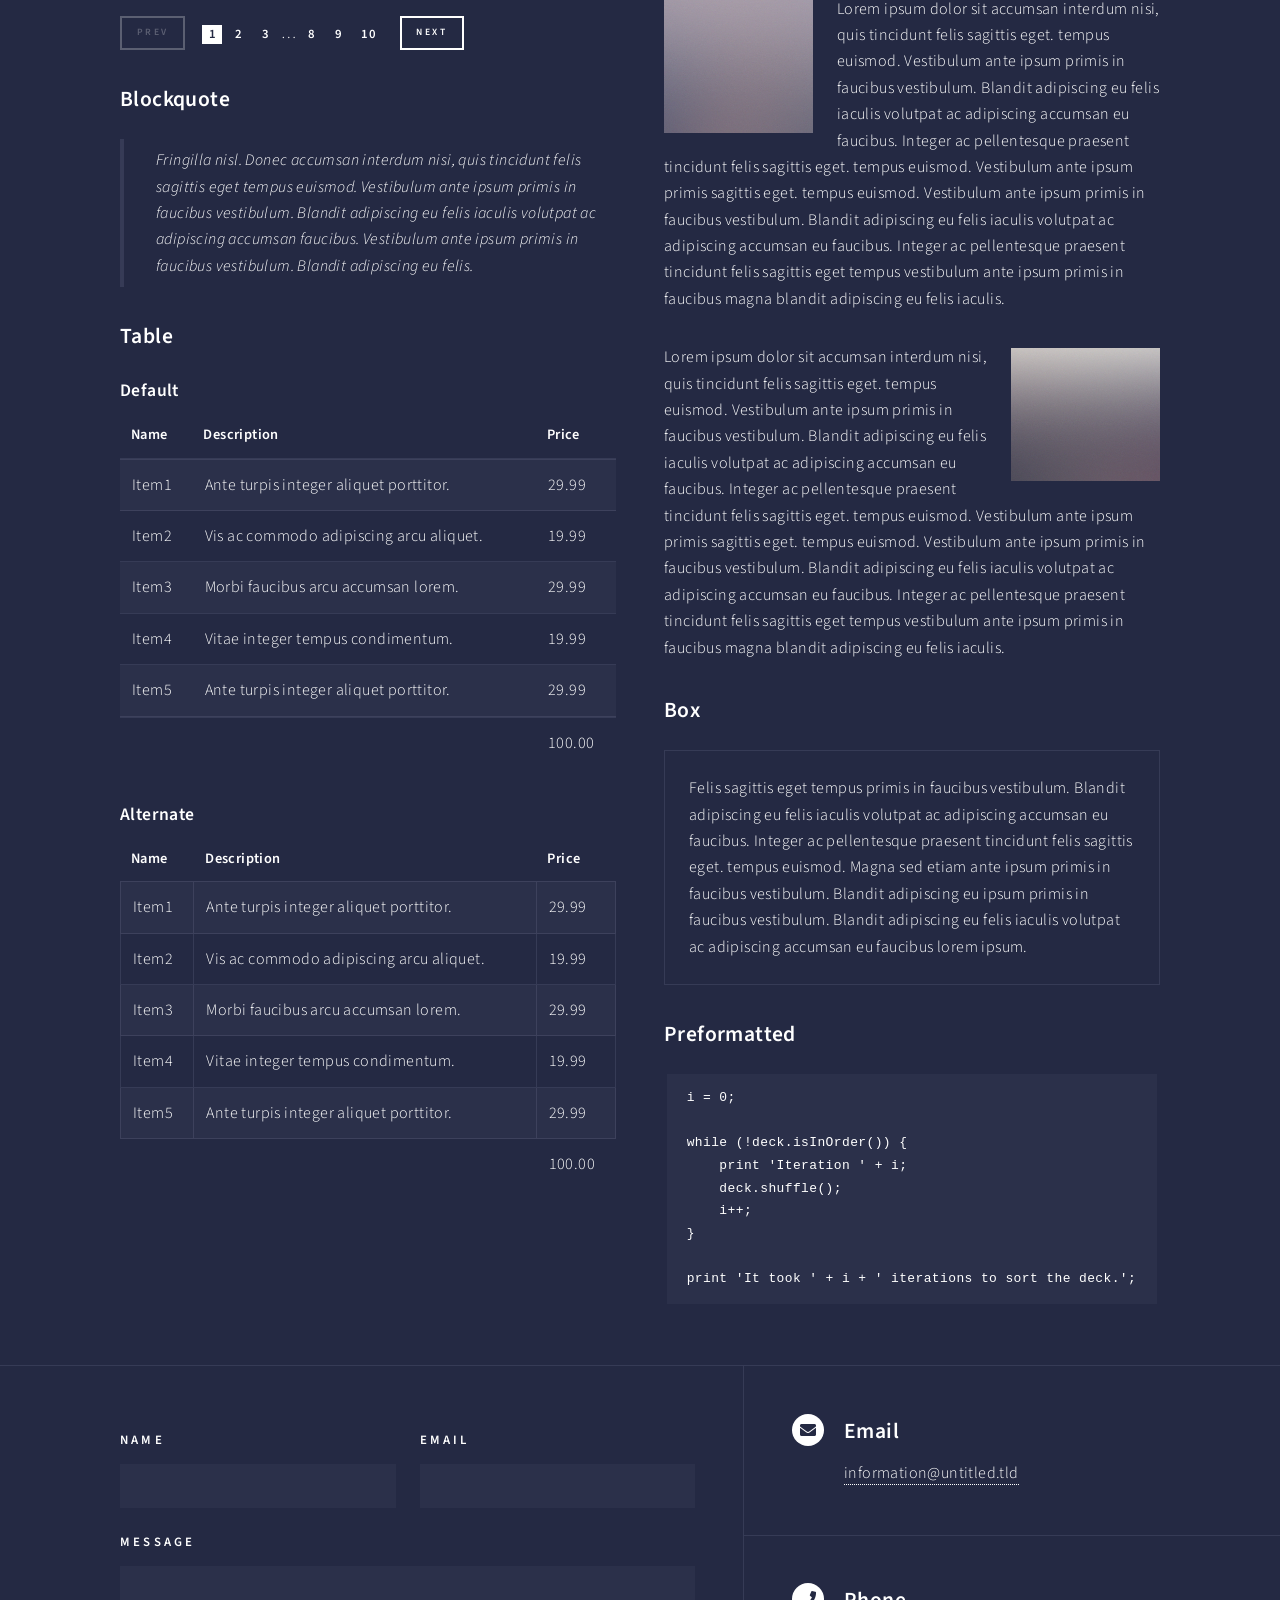
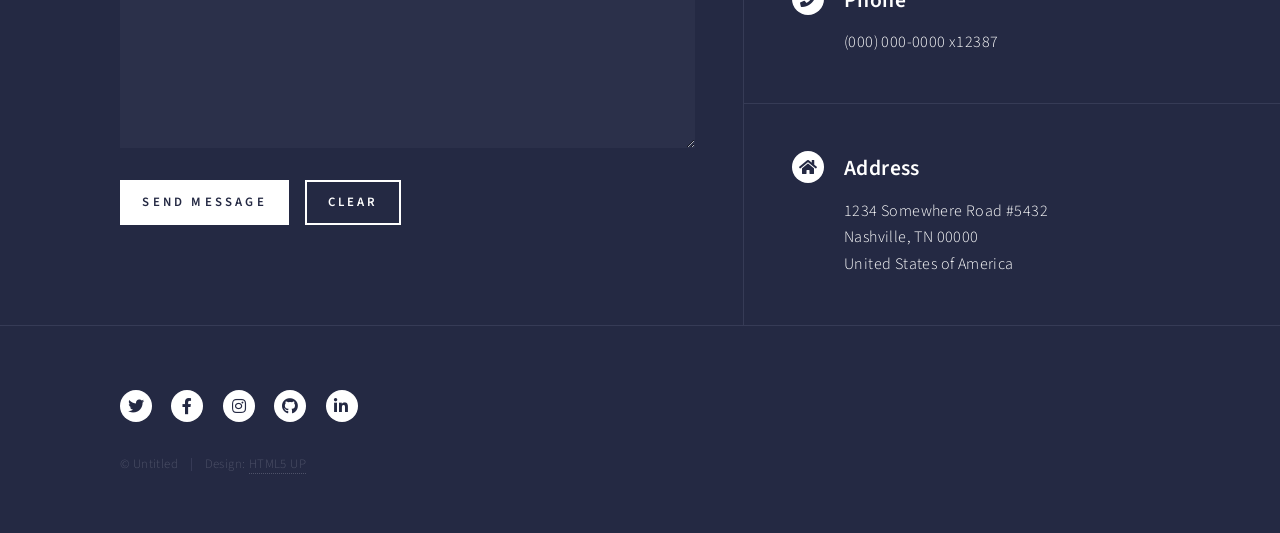
<file: proyecto-corporativo/elements.html>
<!DOCTYPE HTML>
<!--
	Forty by HTML5 UP
	html5up.net | @ajlkn
	Free for personal and commercial use under the CCA 3.0 license (html5up.net/license)
-->
<html>
	<head>
		<title>Elements - Forty by HTML5 UP</title>
		<meta charset="utf-8" />
		<meta name="viewport" content="width=device-width, initial-scale=1, user-scalable=no" />
		<link rel="stylesheet" href="assets/css/main.css" />
		<noscript><link rel="stylesheet" href="assets/css/noscript.css" /></noscript>
	</head>
	<body class="is-preload">

		<!-- Wrapper -->
			<div id="wrapper">

				<!-- Header -->
					<header id="header">
						<a href="index.html" class="logo"><strong>Forty</strong> <span>by HTML5 UP</span></a>
						<nav>
							<a href="#menu">Menu</a>
						</nav>
					</header>

				<!-- Menu -->
					<nav id="menu">
						<ul class="links">
							<li><a href="index.html">Home</a></li>
							<li><a href="landing.html">Landing</a></li>
							<li><a href="generic.html">Generic</a></li>
							<li><a href="elements.html">Elements</a></li>
						</ul>
						<ul class="actions stacked">
							<li><a href="#" class="button primary fit">Get Started</a></li>
							<li><a href="#" class="button fit">Log In</a></li>
						</ul>
					</nav>

				<!-- Main -->
					<div id="main" class="alt">

						<!-- One -->
							<section id="one">
								<div class="inner">
									<header class="major">
										<h1>Elements</h1>
									</header>

									<!-- Content -->
										<h2 id="content">Sample Content</h2>
										<p>Praesent ac adipiscing ullamcorper semper ut amet ac risus. Lorem sapien ut odio odio nunc. Ac adipiscing nibh porttitor erat risus justo adipiscing adipiscing amet placerat accumsan. Vis. Faucibus odio magna tempus adipiscing a non. In mi primis arcu ut non accumsan vivamus ac blandit adipiscing adipiscing arcu metus praesent turpis eu ac lacinia nunc ac commodo gravida adipiscing eget accumsan ac nunc adipiscing adipiscing.</p>
										<div class="row">
											<div class="col-6 col-12-small">
												<h3>Sem turpis amet semper</h3>
												<p>Nunc lacinia ante nunc ac lobortis. Interdum adipiscing gravida odio porttitor sem non mi integer non faucibus ornare mi ut ante amet placerat aliquet. Volutpat commodo eu sed ante lacinia. Sapien a lorem in integer ornare praesent commodo adipiscing arcu in massa commodo lorem accumsan at odio massa ac ac. Semper adipiscing varius montes viverra nibh in adipiscing blandit tempus accumsan.</p>
											</div>
											<div class="col-6 col-12-small">
												<h3>Magna odio tempus commodo</h3>
												<p>In arcu accumsan arcu adipiscing accumsan orci ac. Felis id enim aliquet. Accumsan ac integer lobortis commodo ornare aliquet accumsan erat tempus amet porttitor. Ante commodo blandit adipiscing integer semper orci eget. Faucibus commodo adipiscing mi eu nullam accumsan morbi arcu ornare odio mi adipiscing nascetur lacus ac interdum morbi accumsan vis mi accumsan ac praesent.</p>
											</div>
											<!-- Break -->
											<div class="col-4 col-12-medium">
												<h3>Interdum sapien gravida</h3>
												<p>Nunc lacinia ante nunc ac lobortis. Interdum adipiscing gravida odio porttitor sem non mi integer non faucibus ornare mi ut ante amet placerat aliquet. Volutpat eu sed ante lacinia sapien lorem accumsan varius montes viverra nibh in adipiscing blandit tempus accumsan.</p>
											</div>
											<div class="col-4 col-12-medium">
												<h3>Faucibus consequat lorem</h3>
												<p>Nunc lacinia ante nunc ac lobortis. Interdum adipiscing gravida odio porttitor sem non mi integer non faucibus ornare mi ut ante amet placerat aliquet. Volutpat eu sed ante lacinia sapien lorem accumsan varius montes viverra nibh in adipiscing blandit tempus accumsan.</p>
											</div>
											<div class="col-4 col-12-medium">
												<h3>Accumsan montes viverra</h3>
												<p>Nunc lacinia ante nunc ac lobortis. Interdum adipiscing gravida odio porttitor sem non mi integer non faucibus ornare mi ut ante amet placerat aliquet. Volutpat eu sed ante lacinia sapien lorem accumsan varius montes viverra nibh in adipiscing blandit tempus accumsan.</p>
											</div>
										</div>

									<hr class="major" />

									<!-- Elements -->
										<h2 id="elements">Elements</h2>
										<div class="row gtr-200">
											<div class="col-6 col-12-medium">

												<!-- Text stuff -->
													<h3>Text</h3>
													<p>This is <b>bold</b> and this is <strong>strong</strong>. This is <i>italic</i> and this is <em>emphasized</em>.
													This is <sup>superscript</sup> text and this is <sub>subscript</sub> text.
													This is <u>underlined</u> and this is code: <code>for (;;) { ... }</code>.
													Finally, this is a <a href="#">link</a>.</p>
													<hr />
													<h2>Heading Level 2</h2>
													<h3>Heading Level 3</h3>
													<h4>Heading Level 4</h4>
													<hr />
													<p>Nunc lacinia ante nunc ac lobortis. Interdum adipiscing gravida odio porttitor sem non mi integer non faucibus ornare mi ut ante amet placerat aliquet. Volutpat eu sed ante lacinia sapien lorem accumsan varius montes viverra nibh in adipiscing blandit tempus accumsan.</p>

												<!-- Lists -->
													<h3>Lists</h3>
													<div class="row">
														<div class="col-6 col-12-small">

															<h4>Unordered</h4>
															<ul>
																<li>Dolor etiam magna etiam.</li>
																<li>Sagittis lorem eleifend.</li>
																<li>Felis dolore viverra.</li>
															</ul>

															<h4>Alternate</h4>
															<ul class="alt">
																<li>Dolor etiam magna etiam.</li>
																<li>Sagittis lorem eleifend.</li>
																<li>Felis feugiat viverra.</li>
															</ul>

														</div>
														<div class="col-6 col-12-small">

															<h4>Ordered</h4>
															<ol>
																<li>Dolor etiam magna etiam.</li>
																<li>Etiam vel lorem sed viverra.</li>
																<li>Felis dolore viverra.</li>
																<li>Dolor etiam magna etiam.</li>
																<li>Etiam vel lorem sed viverra.</li>
																<li>Felis dolore viverra.</li>
															</ol>

															<h4>Icons</h4>
															<ul class="icons">
																<li><a href="#" class="icon brands fa-twitter"><span class="label">Twitter</span></a></li>
																<li><a href="#" class="icon brands fa-facebook-f"><span class="label">Facebook</span></a></li>
																<li><a href="#" class="icon brands fa-instagram"><span class="label">Instagram</span></a></li>
																<li><a href="#" class="icon brands fa-github"><span class="label">Github</span></a></li>
																<li><a href="#" class="icon brands fa-dribbble"><span class="label">Dribbble</span></a></li>
																<li><a href="#" class="icon brands fa-tumblr"><span class="label">Tumblr</span></a></li>
															</ul>
															<ul class="icons">
																<li><a href="#" class="icon brands alt fa-twitter"><span class="label">Twitter</span></a></li>
																<li><a href="#" class="icon brands alt fa-facebook-f"><span class="label">Facebook</span></a></li>
																<li><a href="#" class="icon brands alt fa-instagram"><span class="label">Instagram</span></a></li>
															</ul>

														</div>
													</div>
													<h4>Definition</h4>
													<dl>
														<dt>Item1</dt>
														<dd>
															<p>Lorem ipsum dolor vestibulum ante ipsum primis in faucibus vestibulum. Blandit adipiscing eu felis iaculis volutpat ac adipiscing accumsan eu faucibus. Integer ac pellentesque praesent. Lorem ipsum dolor.</p>
														</dd>
														<dt>Item2</dt>
														<dd>
															<p>Lorem ipsum dolor vestibulum ante ipsum primis in faucibus vestibulum. Blandit adipiscing eu felis iaculis volutpat ac adipiscing accumsan eu faucibus. Integer ac pellentesque praesent. Lorem ipsum dolor.</p>
														</dd>
														<dt>Item3</dt>
														<dd>
															<p>Lorem ipsum dolor vestibulum ante ipsum primis in faucibus vestibulum. Blandit adipiscing eu felis iaculis volutpat ac adipiscing accumsan eu faucibus. Integer ac pellentesque praesent. Lorem ipsum dolor.</p>
														</dd>
													</dl>

													<h4>Actions</h4>
													<ul class="actions">
														<li><a href="#" class="button primary">Default</a></li>
														<li><a href="#" class="button">Default</a></li>
													</ul>
													<ul class="actions small">
														<li><a href="#" class="button primary small">Small</a></li>
														<li><a href="#" class="button small">Small</a></li>
													</ul>
													<div class="row">
														<div class="col-6 col-12-small">
															<ul class="actions stacked">
																<li><a href="#" class="button primary">Default</a></li>
																<li><a href="#" class="button">Default</a></li>
															</ul>
														</div>
														<div class="col-6 col-12-small">
															<ul class="actions stacked">
																<li><a href="#" class="button primary small">Small</a></li>
																<li><a href="#" class="button small">Small</a></li>
															</ul>
														</div>
														<div class="col-6 col-12-small">
															<ul class="actions stacked">
																<li><a href="#" class="button primary fit">Default</a></li>
																<li><a href="#" class="button fit">Default</a></li>
															</ul>
														</div>
														<div class="col-6 col-12-small">
															<ul class="actions stacked">
																<li><a href="#" class="button primary small fit">Small</a></li>
																<li><a href="#" class="button small fit">Small</a></li>
															</ul>
														</div>
													</div>

													<h4>Pagination</h4>
													<ul class="pagination">
														<li><span class="button small disabled">Prev</span></li>
														<li><a href="#" class="page active">1</a></li>
														<li><a href="#" class="page">2</a></li>
														<li><a href="#" class="page">3</a></li>
														<li><span>&hellip;</span></li>
														<li><a href="#" class="page">8</a></li>
														<li><a href="#" class="page">9</a></li>
														<li><a href="#" class="page">10</a></li>
														<li><a href="#" class="button small">Next</a></li>
													</ul>

												<!-- Blockquote -->
													<h3>Blockquote</h3>
													<blockquote>Fringilla nisl. Donec accumsan interdum nisi, quis tincidunt felis sagittis eget tempus euismod. Vestibulum ante ipsum primis in faucibus vestibulum. Blandit adipiscing eu felis iaculis volutpat ac adipiscing accumsan faucibus. Vestibulum ante ipsum primis in faucibus vestibulum. Blandit adipiscing eu felis.</blockquote>

												<!-- Table -->
													<h3>Table</h3>

													<h4>Default</h4>
													<div class="table-wrapper">
														<table>
															<thead>
																<tr>
																	<th>Name</th>
																	<th>Description</th>
																	<th>Price</th>
																</tr>
															</thead>
															<tbody>
																<tr>
																	<td>Item1</td>
																	<td>Ante turpis integer aliquet porttitor.</td>
																	<td>29.99</td>
																</tr>
																<tr>
																	<td>Item2</td>
																	<td>Vis ac commodo adipiscing arcu aliquet.</td>
																	<td>19.99</td>
																</tr>
																<tr>
																	<td>Item3</td>
																	<td> Morbi faucibus arcu accumsan lorem.</td>
																	<td>29.99</td>
																</tr>
																<tr>
																	<td>Item4</td>
																	<td>Vitae integer tempus condimentum.</td>
																	<td>19.99</td>
																</tr>
																<tr>
																	<td>Item5</td>
																	<td>Ante turpis integer aliquet porttitor.</td>
																	<td>29.99</td>
																</tr>
															</tbody>
															<tfoot>
																<tr>
																	<td colspan="2"></td>
																	<td>100.00</td>
																</tr>
															</tfoot>
														</table>
													</div>

													<h4>Alternate</h4>
													<div class="table-wrapper">
														<table class="alt">
															<thead>
																<tr>
																	<th>Name</th>
																	<th>Description</th>
																	<th>Price</th>
																</tr>
															</thead>
															<tbody>
																<tr>
																	<td>Item1</td>
																	<td>Ante turpis integer aliquet porttitor.</td>
																	<td>29.99</td>
																</tr>
																<tr>
																	<td>Item2</td>
																	<td>Vis ac commodo adipiscing arcu aliquet.</td>
																	<td>19.99</td>
																</tr>
																<tr>
																	<td>Item3</td>
																	<td> Morbi faucibus arcu accumsan lorem.</td>
																	<td>29.99</td>
																</tr>
																<tr>
																	<td>Item4</td>
																	<td>Vitae integer tempus condimentum.</td>
																	<td>19.99</td>
																</tr>
																<tr>
																	<td>Item5</td>
																	<td>Ante turpis integer aliquet porttitor.</td>
																	<td>29.99</td>
																</tr>
															</tbody>
															<tfoot>
																<tr>
																	<td colspan="2"></td>
																	<td>100.00</td>
																</tr>
															</tfoot>
														</table>
													</div>

											</div>
											<div class="col-6 col-12-medium">

												<!-- Buttons -->
													<h3>Buttons</h3>
													<ul class="actions">
														<li><a href="#" class="button primary">Primary</a></li>
														<li><a href="#" class="button">Default</a></li>
													</ul>
													<div class="row">
														<div class="col-6 col-12-xsmall">
															<ul class="actions stacked">
																<li><a href="#" class="button large">Large</a></li>
																<li><a href="#" class="button">Default</a></li>
																<li><a href="#" class="button small">Small</a></li>
															</ul>
														</div>
														<div class="col-6 col-12-xsmall">
															<ul class="actions stacked">
																<li><a href="#" class="button primary large">Large</a></li>
																<li><a href="#" class="button primary">Default</a></li>
																<li><a href="#" class="button primary small">Small</a></li>
															</ul>
														</div>
													</div>
													<ul class="actions fit">
														<li><a href="#" class="button primary fit">Fit</a></li>
														<li><a href="#" class="button fit">Fit</a></li>
													</ul>
													<ul class="actions fit small">
														<li><a href="#" class="button primary fit small">Fit + Small</a></li>
														<li><a href="#" class="button fit small">Fit + Small</a></li>
													</ul>
													<ul class="actions">
														<li><a href="#" class="button primary icon solid fa-search">Icon</a></li>
														<li><a href="#" class="button icon solid fa-download">Icon</a></li>
													</ul>
													<ul class="actions">
														<li><span class="button primary disabled">Primary</span></li>
														<li><span class="button disabled">Default</span></li>
													</ul>

												<!-- Form -->
													<h3>Form</h3>

													<form method="post" action="#">
														<div class="row gtr-uniform">
															<div class="col-6 col-12-xsmall">
																<input type="text" name="demo-name" id="demo-name" value="" placeholder="Name" />
															</div>
															<div class="col-6 col-12-xsmall">
																<input type="email" name="demo-email" id="demo-email" value="" placeholder="Email" />
															</div>
															<!-- Break -->
															<div class="col-12">
																<select name="demo-category" id="demo-category">
																	<option value="">- Category -</option>
																	<option value="1">Manufacturing</option>
																	<option value="1">Shipping</option>
																	<option value="1">Administration</option>
																	<option value="1">Human Resources</option>
																</select>
															</div>
															<!-- Break -->
															<div class="col-4 col-12-small">
																<input type="radio" id="demo-priority-low" name="demo-priority" checked>
																<label for="demo-priority-low">Low</label>
															</div>
															<div class="col-4 col-12-small">
																<input type="radio" id="demo-priority-normal" name="demo-priority">
																<label for="demo-priority-normal">Normal</label>
															</div>
															<div class="col-4 col-12-small">
																<input type="radio" id="demo-priority-high" name="demo-priority">
																<label for="demo-priority-high">High</label>
															</div>
															<!-- Break -->
															<div class="col-6 col-12-small">
																<input type="checkbox" id="demo-copy" name="demo-copy">
																<label for="demo-copy">Email me a copy</label>
															</div>
															<div class="col-6 col-12-small">
																<input type="checkbox" id="demo-human" name="demo-human" checked>
																<label for="demo-human">I am a human</label>
															</div>
															<!-- Break -->
															<div class="col-12">
																<textarea name="demo-message" id="demo-message" placeholder="Enter your message" rows="6"></textarea>
															</div>
															<!-- Break -->
															<div class="col-12">
																<ul class="actions">
																	<li><input type="submit" value="Send Message" class="primary" /></li>
																	<li><input type="reset" value="Reset" /></li>
																</ul>
															</div>
														</div>
													</form>

												<!-- Image -->
													<h3>Image</h3>

													<h4>Fit</h4>
													<span class="image fit"><img src="images/pic03.jpg" alt="" /></span>
													<div class="box alt">
														<div class="row gtr-50 gtr-uniform">
															<div class="col-4"><span class="image fit"><img src="images/pic08.jpg" alt="" /></span></div>
															<div class="col-4"><span class="image fit"><img src="images/pic09.jpg" alt="" /></span></div>
															<div class="col-4"><span class="image fit"><img src="images/pic10.jpg" alt="" /></span></div>
															<!-- Break -->
															<div class="col-4"><span class="image fit"><img src="images/pic10.jpg" alt="" /></span></div>
															<div class="col-4"><span class="image fit"><img src="images/pic08.jpg" alt="" /></span></div>
															<div class="col-4"><span class="image fit"><img src="images/pic09.jpg" alt="" /></span></div>
															<!-- Break -->
															<div class="col-4"><span class="image fit"><img src="images/pic09.jpg" alt="" /></span></div>
															<div class="col-4"><span class="image fit"><img src="images/pic10.jpg" alt="" /></span></div>
															<div class="col-4"><span class="image fit"><img src="images/pic08.jpg" alt="" /></span></div>
														</div>
													</div>

													<h4>Left &amp; Right</h4>
													<p><span class="image left"><img src="images/pic09.jpg" alt="" /></span>Lorem ipsum dolor sit accumsan interdum nisi, quis tincidunt felis sagittis eget. tempus euismod. Vestibulum ante ipsum primis in faucibus vestibulum. Blandit adipiscing eu felis iaculis volutpat ac adipiscing accumsan eu faucibus. Integer ac pellentesque praesent tincidunt felis sagittis eget. tempus euismod. Vestibulum ante ipsum primis sagittis eget. tempus euismod. Vestibulum ante ipsum primis in faucibus vestibulum. Blandit adipiscing eu felis iaculis volutpat ac adipiscing accumsan eu faucibus. Integer ac pellentesque praesent tincidunt felis sagittis eget tempus vestibulum ante ipsum primis in faucibus magna blandit adipiscing eu felis iaculis.</p>
													<p><span class="image right"><img src="images/pic10.jpg" alt="" /></span>Lorem ipsum dolor sit accumsan interdum nisi, quis tincidunt felis sagittis eget. tempus euismod. Vestibulum ante ipsum primis in faucibus vestibulum. Blandit adipiscing eu felis iaculis volutpat ac adipiscing accumsan eu faucibus. Integer ac pellentesque praesent tincidunt felis sagittis eget. tempus euismod. Vestibulum ante ipsum primis sagittis eget. tempus euismod. Vestibulum ante ipsum primis in faucibus vestibulum. Blandit adipiscing eu felis iaculis volutpat ac adipiscing accumsan eu faucibus. Integer ac pellentesque praesent tincidunt felis sagittis eget tempus vestibulum ante ipsum primis in faucibus magna blandit adipiscing eu felis iaculis.</p>

												<!-- Box -->
													<h3>Box</h3>
													<div class="box">
														<p>Felis sagittis eget tempus primis in faucibus vestibulum. Blandit adipiscing eu felis iaculis volutpat ac adipiscing accumsan eu faucibus. Integer ac pellentesque praesent tincidunt felis sagittis eget. tempus euismod. Magna sed etiam ante ipsum primis in faucibus vestibulum. Blandit adipiscing eu ipsum primis in faucibus vestibulum. Blandit adipiscing eu felis iaculis volutpat ac adipiscing accumsan eu faucibus lorem ipsum.</p>
													</div>

												<!-- Preformatted Code -->
													<h3>Preformatted</h3>
													<pre><code>i = 0;

while (!deck.isInOrder()) {
    print 'Iteration ' + i;
    deck.shuffle();
    i++;
}

print 'It took ' + i + ' iterations to sort the deck.';
</code></pre>

											</div>
										</div>

								</div>
							</section>

					</div>

				<!-- Contact -->
					<section id="contact">
						<div class="inner">
							<section>
								<form method="post" action="#">
									<div class="fields">
										<div class="field half">
											<label for="name">Name</label>
											<input type="text" name="name" id="name" />
										</div>
										<div class="field half">
											<label for="email">Email</label>
											<input type="text" name="email" id="email" />
										</div>
										<div class="field">
											<label for="message">Message</label>
											<textarea name="message" id="message" rows="6"></textarea>
										</div>
									</div>
									<ul class="actions">
										<li><input type="submit" value="Send Message" class="primary" /></li>
										<li><input type="reset" value="Clear" /></li>
									</ul>
								</form>
							</section>
							<section class="split">
								<section>
									<div class="contact-method">
										<span class="icon solid alt fa-envelope"></span>
										<h3>Email</h3>
										<a href="#">information@untitled.tld</a>
									</div>
								</section>
								<section>
									<div class="contact-method">
										<span class="icon solid alt fa-phone"></span>
										<h3>Phone</h3>
										<span>(000) 000-0000 x12387</span>
									</div>
								</section>
								<section>
									<div class="contact-method">
										<span class="icon solid alt fa-home"></span>
										<h3>Address</h3>
										<span>1234 Somewhere Road #5432<br />
										Nashville, TN 00000<br />
										United States of America</span>
									</div>
								</section>
							</section>
						</div>
					</section>

				<!-- Footer -->
					<footer id="footer">
						<div class="inner">
							<ul class="icons">
								<li><a href="#" class="icon brands alt fa-twitter"><span class="label">Twitter</span></a></li>
								<li><a href="#" class="icon brands alt fa-facebook-f"><span class="label">Facebook</span></a></li>
								<li><a href="#" class="icon brands alt fa-instagram"><span class="label">Instagram</span></a></li>
								<li><a href="#" class="icon brands alt fa-github"><span class="label">GitHub</span></a></li>
								<li><a href="#" class="icon brands alt fa-linkedin-in"><span class="label">LinkedIn</span></a></li>
							</ul>
							<ul class="copyright">
								<li>&copy; Untitled</li><li>Design: <a href="https://html5up.net">HTML5 UP</a></li>
							</ul>
						</div>
					</footer>

			</div>

		<!-- Scripts -->
			<script src="assets/js/jquery.min.js"></script>
			<script src="assets/js/jquery.scrolly.min.js"></script>
			<script src="assets/js/jquery.scrollex.min.js"></script>
			<script src="assets/js/browser.min.js"></script>
			<script src="assets/js/breakpoints.min.js"></script>
			<script src="assets/js/util.js"></script>
			<script src="assets/js/main.js"></script>

	</body>
</html>
</file>
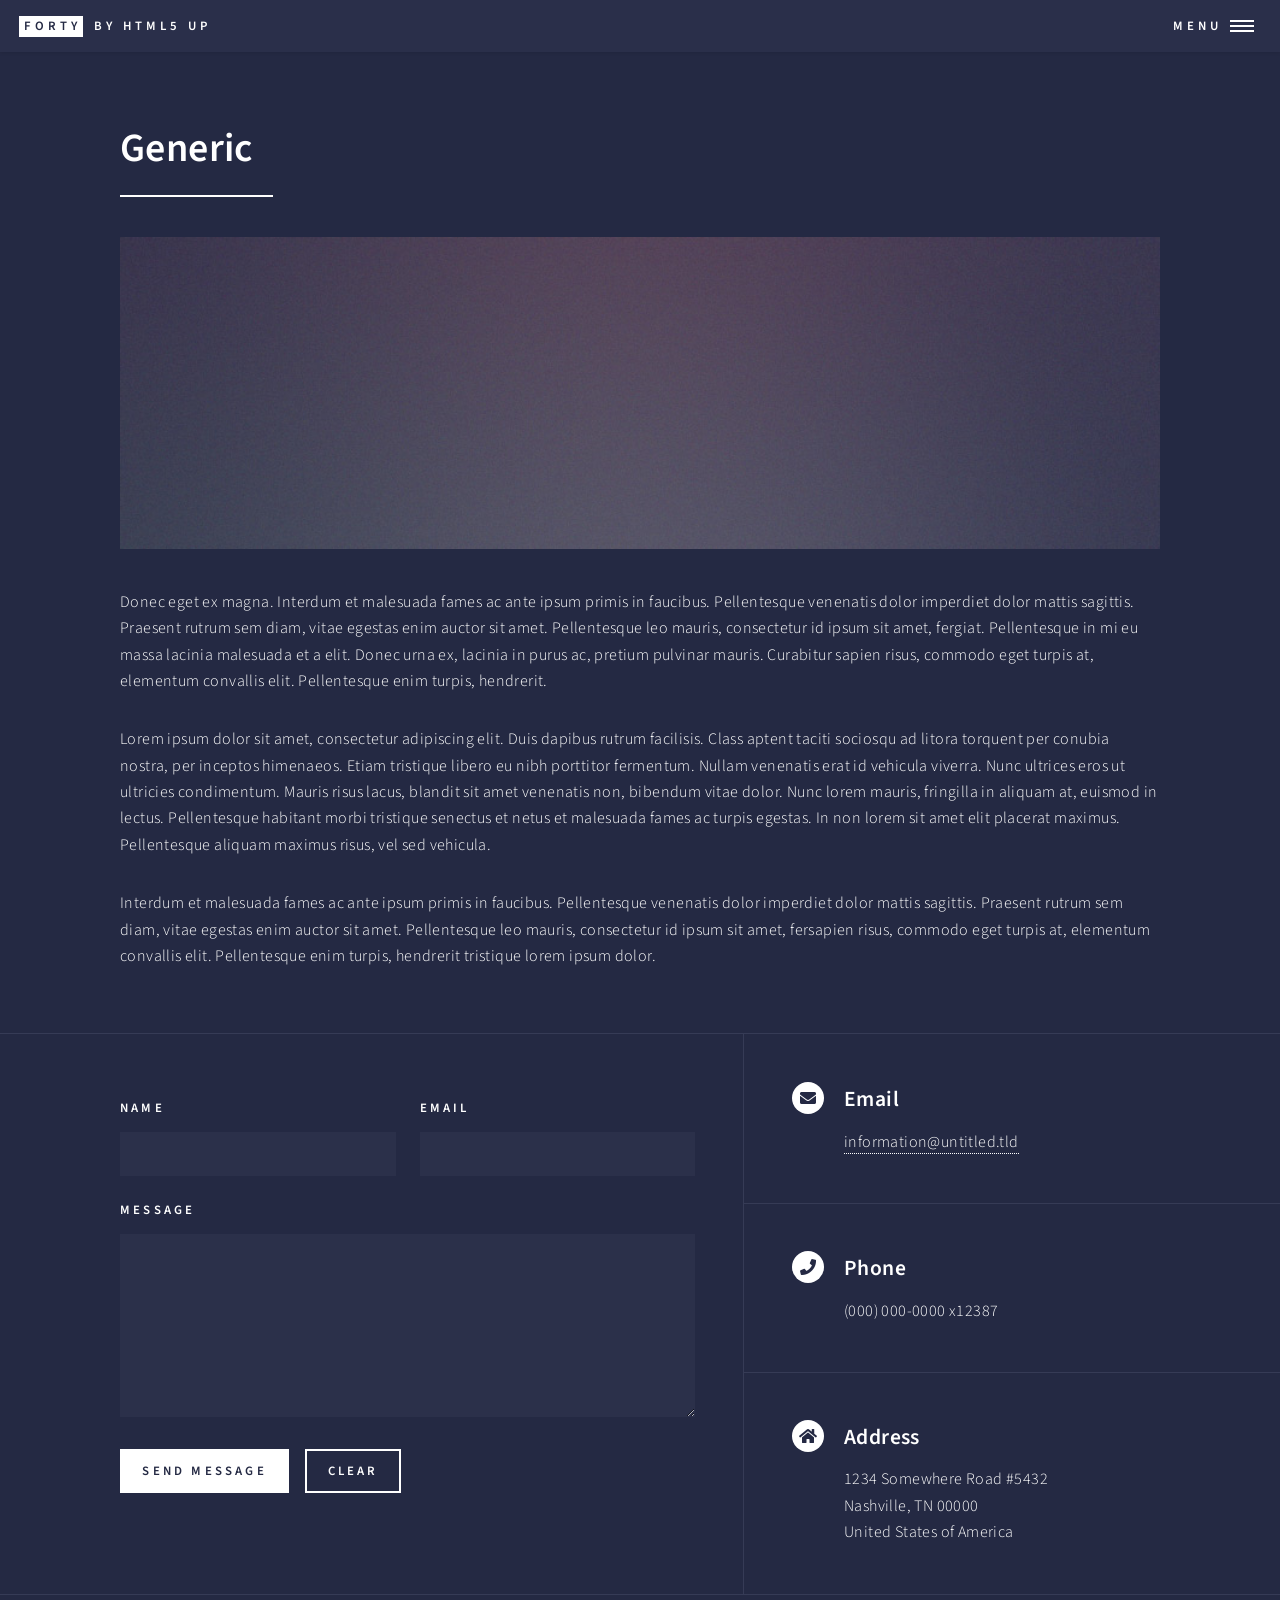
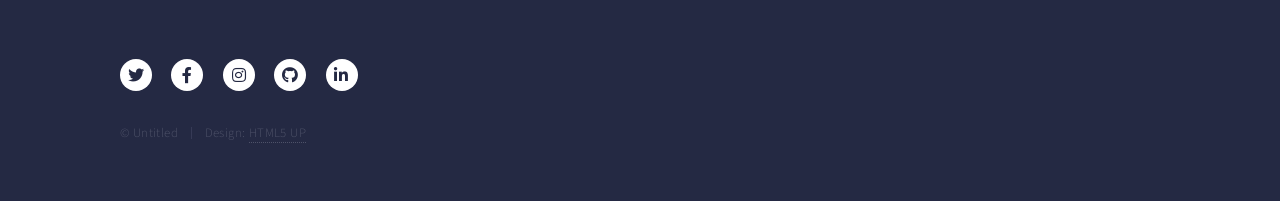
<file: proyecto-corporativo/generic.html>
<!DOCTYPE HTML>
<!--
	Forty by HTML5 UP
	html5up.net | @ajlkn
	Free for personal and commercial use under the CCA 3.0 license (html5up.net/license)
-->
<html>
	<head>
		<title>Generic - Forty by HTML5 UP</title>
		<meta charset="utf-8" />
		<meta name="viewport" content="width=device-width, initial-scale=1, user-scalable=no" />
		<link rel="stylesheet" href="assets/css/main.css" />
		<noscript><link rel="stylesheet" href="assets/css/noscript.css" /></noscript>
	</head>
	<body class="is-preload">

		<!-- Wrapper -->
			<div id="wrapper">

				<!-- Header -->
					<header id="header">
						<a href="index.html" class="logo"><strong>Forty</strong> <span>by HTML5 UP</span></a>
						<nav>
							<a href="#menu">Menu</a>
						</nav>
					</header>

				<!-- Menu -->
					<nav id="menu">
						<ul class="links">
							<li><a href="index.html">Home</a></li>
							<li><a href="landing.html">Landing</a></li>
							<li><a href="generic.html">Generic</a></li>
							<li><a href="elements.html">Elements</a></li>
						</ul>
						<ul class="actions stacked">
							<li><a href="#" class="button primary fit">Get Started</a></li>
							<li><a href="#" class="button fit">Log In</a></li>
						</ul>
					</nav>

				<!-- Main -->
					<div id="main" class="alt">

						<!-- One -->
							<section id="one">
								<div class="inner">
									<header class="major">
										<h1>Generic</h1>
									</header>
									<span class="image main"><img src="images/pic11.jpg" alt="" /></span>
									<p>Donec eget ex magna. Interdum et malesuada fames ac ante ipsum primis in faucibus. Pellentesque venenatis dolor imperdiet dolor mattis sagittis. Praesent rutrum sem diam, vitae egestas enim auctor sit amet. Pellentesque leo mauris, consectetur id ipsum sit amet, fergiat. Pellentesque in mi eu massa lacinia malesuada et a elit. Donec urna ex, lacinia in purus ac, pretium pulvinar mauris. Curabitur sapien risus, commodo eget turpis at, elementum convallis elit. Pellentesque enim turpis, hendrerit.</p>
									<p>Lorem ipsum dolor sit amet, consectetur adipiscing elit. Duis dapibus rutrum facilisis. Class aptent taciti sociosqu ad litora torquent per conubia nostra, per inceptos himenaeos. Etiam tristique libero eu nibh porttitor fermentum. Nullam venenatis erat id vehicula viverra. Nunc ultrices eros ut ultricies condimentum. Mauris risus lacus, blandit sit amet venenatis non, bibendum vitae dolor. Nunc lorem mauris, fringilla in aliquam at, euismod in lectus. Pellentesque habitant morbi tristique senectus et netus et malesuada fames ac turpis egestas. In non lorem sit amet elit placerat maximus. Pellentesque aliquam maximus risus, vel sed vehicula.</p>
									<p>Interdum et malesuada fames ac ante ipsum primis in faucibus. Pellentesque venenatis dolor imperdiet dolor mattis sagittis. Praesent rutrum sem diam, vitae egestas enim auctor sit amet. Pellentesque leo mauris, consectetur id ipsum sit amet, fersapien risus, commodo eget turpis at, elementum convallis elit. Pellentesque enim turpis, hendrerit tristique lorem ipsum dolor.</p>
								</div>
							</section>

					</div>

				<!-- Contact -->
					<section id="contact">
						<div class="inner">
							<section>
								<form method="post" action="#">
									<div class="fields">
										<div class="field half">
											<label for="name">Name</label>
											<input type="text" name="name" id="name" />
										</div>
										<div class="field half">
											<label for="email">Email</label>
											<input type="text" name="email" id="email" />
										</div>
										<div class="field">
											<label for="message">Message</label>
											<textarea name="message" id="message" rows="6"></textarea>
										</div>
									</div>
									<ul class="actions">
										<li><input type="submit" value="Send Message" class="primary" /></li>
										<li><input type="reset" value="Clear" /></li>
									</ul>
								</form>
							</section>
							<section class="split">
								<section>
									<div class="contact-method">
										<span class="icon solid alt fa-envelope"></span>
										<h3>Email</h3>
										<a href="#">information@untitled.tld</a>
									</div>
								</section>
								<section>
									<div class="contact-method">
										<span class="icon solid alt fa-phone"></span>
										<h3>Phone</h3>
										<span>(000) 000-0000 x12387</span>
									</div>
								</section>
								<section>
									<div class="contact-method">
										<span class="icon solid alt fa-home"></span>
										<h3>Address</h3>
										<span>1234 Somewhere Road #5432<br />
										Nashville, TN 00000<br />
										United States of America</span>
									</div>
								</section>
							</section>
						</div>
					</section>

				<!-- Footer -->
					<footer id="footer">
						<div class="inner">
							<ul class="icons">
								<li><a href="#" class="icon brands alt fa-twitter"><span class="label">Twitter</span></a></li>
								<li><a href="#" class="icon brands alt fa-facebook-f"><span class="label">Facebook</span></a></li>
								<li><a href="#" class="icon brands alt fa-instagram"><span class="label">Instagram</span></a></li>
								<li><a href="#" class="icon brands alt fa-github"><span class="label">GitHub</span></a></li>
								<li><a href="#" class="icon brands alt fa-linkedin-in"><span class="label">LinkedIn</span></a></li>
							</ul>
							<ul class="copyright">
								<li>&copy; Untitled</li><li>Design: <a href="https://html5up.net">HTML5 UP</a></li>
							</ul>
						</div>
					</footer>

			</div>

		<!-- Scripts -->
			<script src="assets/js/jquery.min.js"></script>
			<script src="assets/js/jquery.scrolly.min.js"></script>
			<script src="assets/js/jquery.scrollex.min.js"></script>
			<script src="assets/js/browser.min.js"></script>
			<script src="assets/js/breakpoints.min.js"></script>
			<script src="assets/js/util.js"></script>
			<script src="assets/js/main.js"></script>

	</body>
</html>
</file>
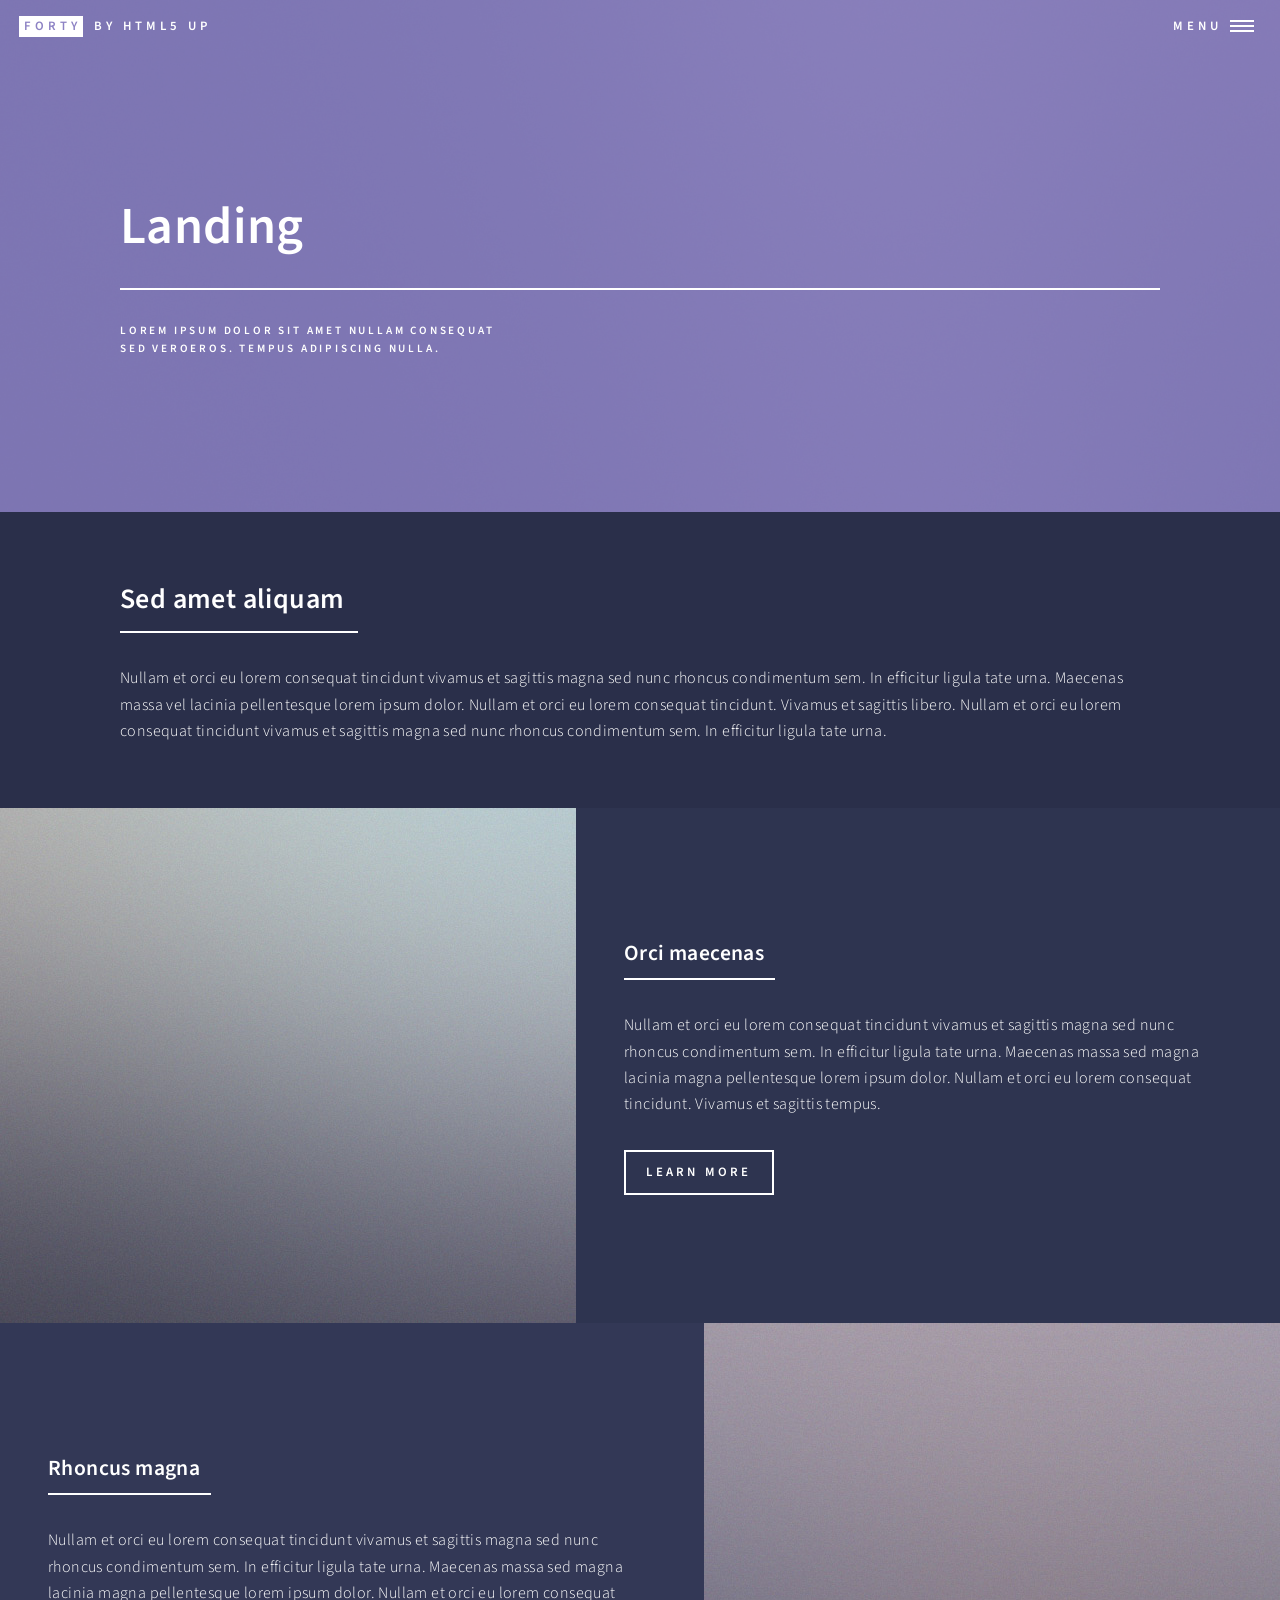
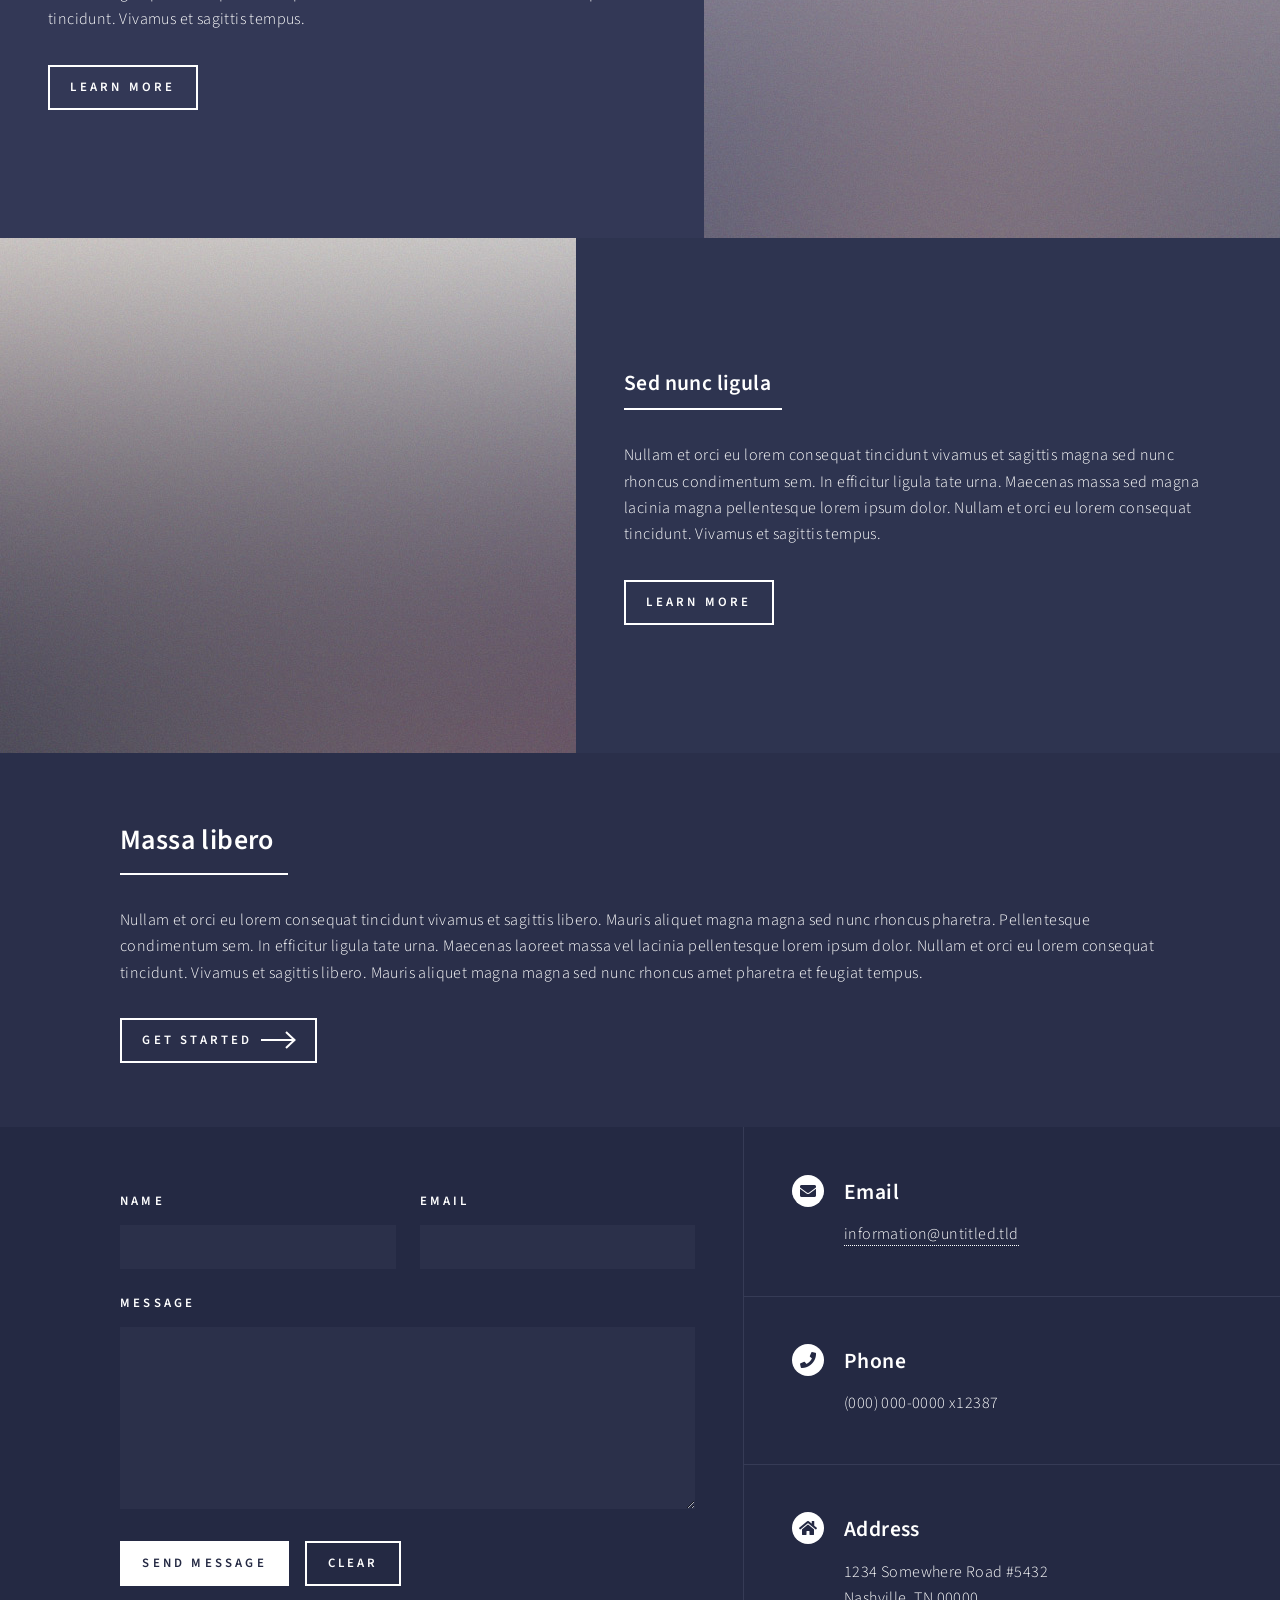
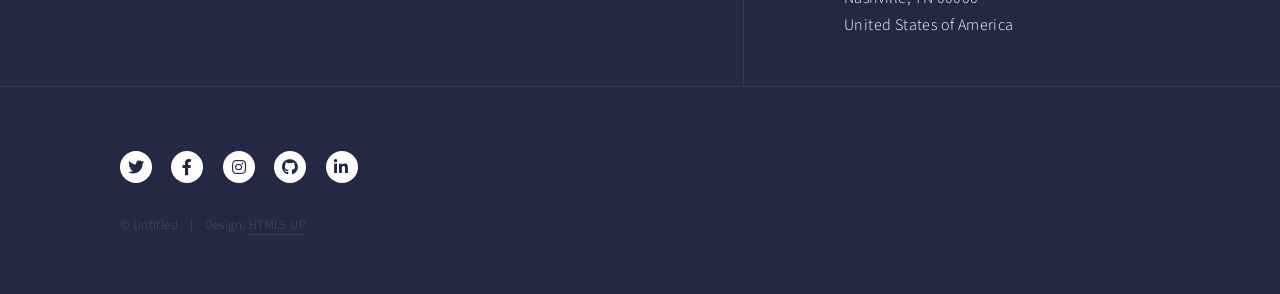
<file: proyecto-corporativo/landing.html>
<!DOCTYPE HTML>
<!--
	Forty by HTML5 UP
	html5up.net | @ajlkn
	Free for personal and commercial use under the CCA 3.0 license (html5up.net/license)
-->
<html>
	<head>
		<title>Landing - Forty by HTML5 UP</title>
		<meta charset="utf-8" />
		<meta name="viewport" content="width=device-width, initial-scale=1, user-scalable=no" />
		<link rel="stylesheet" href="assets/css/main.css" />
		<noscript><link rel="stylesheet" href="assets/css/noscript.css" /></noscript>
	</head>
	<body class="is-preload">

		<!-- Wrapper -->
			<div id="wrapper">

				<!-- Header -->
				<!-- Note: The "styleN" class below should match that of the banner element. -->
					<header id="header" class="alt style2">
						<a href="index.html" class="logo"><strong>Forty</strong> <span>by HTML5 UP</span></a>
						<nav>
							<a href="#menu">Menu</a>
						</nav>
					</header>

				<!-- Menu -->
					<nav id="menu">
						<ul class="links">
							<li><a href="index.html">Home</a></li>
							<li><a href="landing.html">Landing</a></li>
							<li><a href="generic.html">Generic</a></li>
							<li><a href="elements.html">Elements</a></li>
						</ul>
						<ul class="actions stacked">
							<li><a href="#" class="button primary fit">Get Started</a></li>
							<li><a href="#" class="button fit">Log In</a></li>
						</ul>
					</nav>

				<!-- Banner -->
				<!-- Note: The "styleN" class below should match that of the header element. -->
					<section id="banner" class="style2">
						<div class="inner">
							<span class="image">
								<img src="images/pic07.jpg" alt="" />
							</span>
							<header class="major">
								<h1>Landing</h1>
							</header>
							<div class="content">
								<p>Lorem ipsum dolor sit amet nullam consequat<br />
								sed veroeros. tempus adipiscing nulla.</p>
							</div>
						</div>
					</section>

				<!-- Main -->
					<div id="main">

						<!-- One -->
							<section id="one">
								<div class="inner">
									<header class="major">
										<h2>Sed amet aliquam</h2>
									</header>
									<p>Nullam et orci eu lorem consequat tincidunt vivamus et sagittis magna sed nunc rhoncus condimentum sem. In efficitur ligula tate urna. Maecenas massa vel lacinia pellentesque lorem ipsum dolor. Nullam et orci eu lorem consequat tincidunt. Vivamus et sagittis libero. Nullam et orci eu lorem consequat tincidunt vivamus et sagittis magna sed nunc rhoncus condimentum sem. In efficitur ligula tate urna.</p>
								</div>
							</section>

						<!-- Two -->
							<section id="two" class="spotlights">
								<section>
									<a href="generic.html" class="image">
										<img src="images/pic08.jpg" alt="" data-position="center center" />
									</a>
									<div class="content">
										<div class="inner">
											<header class="major">
												<h3>Orci maecenas</h3>
											</header>
											<p>Nullam et orci eu lorem consequat tincidunt vivamus et sagittis magna sed nunc rhoncus condimentum sem. In efficitur ligula tate urna. Maecenas massa sed magna lacinia magna pellentesque lorem ipsum dolor. Nullam et orci eu lorem consequat tincidunt. Vivamus et sagittis tempus.</p>
											<ul class="actions">
												<li><a href="generic.html" class="button">Learn more</a></li>
											</ul>
										</div>
									</div>
								</section>
								<section>
									<a href="generic.html" class="image">
										<img src="images/pic09.jpg" alt="" data-position="top center" />
									</a>
									<div class="content">
										<div class="inner">
											<header class="major">
												<h3>Rhoncus magna</h3>
											</header>
											<p>Nullam et orci eu lorem consequat tincidunt vivamus et sagittis magna sed nunc rhoncus condimentum sem. In efficitur ligula tate urna. Maecenas massa sed magna lacinia magna pellentesque lorem ipsum dolor. Nullam et orci eu lorem consequat tincidunt. Vivamus et sagittis tempus.</p>
											<ul class="actions">
												<li><a href="generic.html" class="button">Learn more</a></li>
											</ul>
										</div>
									</div>
								</section>
								<section>
									<a href="generic.html" class="image">
										<img src="images/pic10.jpg" alt="" data-position="25% 25%" />
									</a>
									<div class="content">
										<div class="inner">
											<header class="major">
												<h3>Sed nunc ligula</h3>
											</header>
											<p>Nullam et orci eu lorem consequat tincidunt vivamus et sagittis magna sed nunc rhoncus condimentum sem. In efficitur ligula tate urna. Maecenas massa sed magna lacinia magna pellentesque lorem ipsum dolor. Nullam et orci eu lorem consequat tincidunt. Vivamus et sagittis tempus.</p>
											<ul class="actions">
												<li><a href="generic.html" class="button">Learn more</a></li>
											</ul>
										</div>
									</div>
								</section>
							</section>

						<!-- Three -->
							<section id="three">
								<div class="inner">
									<header class="major">
										<h2>Massa libero</h2>
									</header>
									<p>Nullam et orci eu lorem consequat tincidunt vivamus et sagittis libero. Mauris aliquet magna magna sed nunc rhoncus pharetra. Pellentesque condimentum sem. In efficitur ligula tate urna. Maecenas laoreet massa vel lacinia pellentesque lorem ipsum dolor. Nullam et orci eu lorem consequat tincidunt. Vivamus et sagittis libero. Mauris aliquet magna magna sed nunc rhoncus amet pharetra et feugiat tempus.</p>
									<ul class="actions">
										<li><a href="generic.html" class="button next">Get Started</a></li>
									</ul>
								</div>
							</section>

					</div>

				<!-- Contact -->
					<section id="contact">
						<div class="inner">
							<section>
								<form method="post" action="#">
									<div class="fields">
										<div class="field half">
											<label for="name">Name</label>
											<input type="text" name="name" id="name" />
										</div>
										<div class="field half">
											<label for="email">Email</label>
											<input type="text" name="email" id="email" />
										</div>
										<div class="field">
											<label for="message">Message</label>
											<textarea name="message" id="message" rows="6"></textarea>
										</div>
									</div>
									<ul class="actions">
										<li><input type="submit" value="Send Message" class="primary" /></li>
										<li><input type="reset" value="Clear" /></li>
									</ul>
								</form>
							</section>
							<section class="split">
								<section>
									<div class="contact-method">
										<span class="icon solid alt fa-envelope"></span>
										<h3>Email</h3>
										<a href="#">information@untitled.tld</a>
									</div>
								</section>
								<section>
									<div class="contact-method">
										<span class="icon solid alt fa-phone"></span>
										<h3>Phone</h3>
										<span>(000) 000-0000 x12387</span>
									</div>
								</section>
								<section>
									<div class="contact-method">
										<span class="icon solid alt fa-home"></span>
										<h3>Address</h3>
										<span>1234 Somewhere Road #5432<br />
										Nashville, TN 00000<br />
										United States of America</span>
									</div>
								</section>
							</section>
						</div>
					</section>

				<!-- Footer -->
					<footer id="footer">
						<div class="inner">
							<ul class="icons">
								<li><a href="#" class="icon brands alt fa-twitter"><span class="label">Twitter</span></a></li>
								<li><a href="#" class="icon brands alt fa-facebook-f"><span class="label">Facebook</span></a></li>
								<li><a href="#" class="icon brands alt fa-instagram"><span class="label">Instagram</span></a></li>
								<li><a href="#" class="icon brands alt fa-github"><span class="label">GitHub</span></a></li>
								<li><a href="#" class="icon brands alt fa-linkedin-in"><span class="label">LinkedIn</span></a></li>
							</ul>
							<ul class="copyright">
								<li>&copy; Untitled</li><li>Design: <a href="https://html5up.net">HTML5 UP</a></li>
							</ul>
						</div>
					</footer>

			</div>

		<!-- Scripts -->
			<script src="assets/js/jquery.min.js"></script>
			<script src="assets/js/jquery.scrolly.min.js"></script>
			<script src="assets/js/jquery.scrollex.min.js"></script>
			<script src="assets/js/browser.min.js"></script>
			<script src="assets/js/breakpoints.min.js"></script>
			<script src="assets/js/util.js"></script>
			<script src="assets/js/main.js"></script>

	</body>
</html>
</file>
<file: proyecto-corporativo/assets/css/noscript.css>
/*
	Forty by HTML5 UP
	html5up.net | @ajlkn
	Free for personal and commercial use under the CCA 3.0 license (html5up.net/license)
*/

/* Banner */

	body.is-preload #banner:after {
		opacity: 0.85;
	}

	body.is-preload #banner > .inner {
		-moz-filter: none;
		-webkit-filter: none;
		-ms-filter: none;
		filter: none;
		-moz-transform: none;
		-webkit-transform: none;
		-ms-transform: none;
		transform: none;
		opacity: 1;
	}
</file>
<file: proyecto-negocio/assets/css/noscript.css>
/*
	Spectral by HTML5 UP
	html5up.net | @ajlkn
	Free for personal and commercial use under the CCA 3.0 license (html5up.net/license)
*/

/* Banner */

	body.is-preload #banner h2 {
		-moz-transform: none;
		-webkit-transform: none;
		-ms-transform: none;
		transform: none;
		opacity: 1;
	}

		body.is-preload #banner h2:before, body.is-preload #banner h2:after {
			width: 100%;
		}

	body.is-preload #banner .more {
		-moz-transform: none;
		-webkit-transform: none;
		-ms-transform: none;
		transform: none;
		opacity: 1;
	}

	body.is-preload #banner:after {
		opacity: 0;
	}
</file>
<file: proyecto-comercial/assets/css/main.css>
@import url(fontawesome-all.min.css);
@import url("https://fonts.googleapis.com/css?family=Merriweather:300,700,300italic,700italic|Source+Sans+Pro:900");

/*
	Massively by HTML5 UP
	html5up.net | @ajlkn
	Free for personal and commercial use under the CCA 3.0 license (html5up.net/license)
*/

html, body, div, span, applet, object,
iframe, h1, h2, h3, h4, h5, h6, p, blockquote,
pre, a, abbr, acronym, address, big, cite,
code, del, dfn, em, img, ins, kbd, q, s, samp,
small, strike, strong, sub, sup, tt, var, b,
u, i, center, dl, dt, dd, ol, ul, li, fieldset,
form, label, legend, table, caption, tbody,
tfoot, thead, tr, th, td, article, aside,
canvas, details, embed, figure, figcaption,
footer, header, hgroup, menu, nav, output, ruby,
section, summary, time, mark, audio, video {
	margin: 0;
	padding: 0;
	border: 0;
	font-size: 100%;
	font: inherit;
	vertical-align: baseline;}

article, aside, details, figcaption, figure,
footer, header, hgroup, menu, nav, section {
	display: block;}

body {
	line-height: 1;
}

ol, ul {
	list-style: none;
}

blockquote, q {
	quotes: none;
}

	blockquote:before, blockquote:after, q:before, q:after {
		content: '';
		content: none;
	}

table {
	border-collapse: collapse;
	border-spacing: 0;
}

body {
	-webkit-text-size-adjust: none;
}

mark {
	background-color: transparent;
	color: inherit;
}

input::-moz-focus-inner {
	border: 0;
	padding: 0;
}

input, select, textarea {
	-moz-appearance: none;
	-webkit-appearance: none;
	-ms-appearance: none;
	appearance: none;
}

/* Basic */

	@-ms-viewport {
		width: device-width;
	}

	body {
		-ms-overflow-style: scrollbar;
	}

	@media screen and (max-width: 480px) {

		html, body {
			min-width: 320px;
		}

	}

	html {
		box-sizing: border-box;
	}

	*, *:before, *:after {
		box-sizing: inherit;
	}

	body {
		background-color: #1e252d;
	}

		body.is-preload *, body.is-preload *:before, body.is-preload *:after {
			-moz-animation: none !important;
			-webkit-animation: none !important;
			-ms-animation: none !important;
			animation: none !important;
			-moz-transition: none !important;
			-webkit-transition: none !important;
			-ms-transition: none !important;
			transition: none !important;
		}

/* Type */

	html {
		font-size: 16pt;
	}

		@media screen and (max-width: 1680px) {

			html {
				font-size: 12pt;
			}

		}

		@media screen and (max-width: 1280px) {

			html {
				font-size: 11pt;
			}

		}

		@media screen and (max-width: 360px) {

			html {
				font-size: 10pt;
			}

		}

	body {
		color: #212931;
	}

	body, input, select, textarea {
		font-family: "Merriweather", Georgia, serif;
		font-weight: 300;
		font-size: 1rem;
		line-height: 2.375;
	}

	a {
		-moz-transition: color 0.2s ease-in-out, background-color 0.2s ease-in-out, border-color 0.2s ease-in-out, box-shadow 0.2s ease-in-out;
		-webkit-transition: color 0.2s ease-in-out, background-color 0.2s ease-in-out, border-color 0.2s ease-in-out, box-shadow 0.2s ease-in-out;
		-ms-transition: color 0.2s ease-in-out, background-color 0.2s ease-in-out, border-color 0.2s ease-in-out, box-shadow 0.2s ease-in-out;
		transition: color 0.2s ease-in-out, background-color 0.2s ease-in-out, border-color 0.2s ease-in-out, box-shadow 0.2s ease-in-out;
		border-bottom: dotted 1px;
		text-decoration: none;
	}

		a:hover {
			border-bottom-color: transparent;
		}

	strong, b {
		font-weight: 600;
	}

	em, i {
		font-style: italic;
	}

	p {
		text-align: justify;
		margin: 0 0 2rem 0;
	}

	h1, h2, h3, h4, h5, h6 {
		font-family: "Source Sans Pro", Helvetica, sans-serif;
		font-weight: 900;
		line-height: 1.5;
		letter-spacing: 0.075em;
		text-transform: uppercase;
		margin: 0 0 1rem 0;
	}

		h1 a, h2 a, h3 a, h4 a, h5 a, h6 a {
			border-bottom: 0;
			color: inherit;
			text-decoration: none;
		}

	h1 {
		font-size: 4rem;
		line-height: 1.1;
		margin: 0 0 2rem 0;
	}

	h2 {
		font-size: 1.75rem;
		line-height: 1.3;
		margin: 0 0 1.5rem 0;
	}

	h3 {
		font-size: 1.25rem;
		margin: 0 0 1.5rem 0;
	}

	h4 {
		font-size: 1rem;
	}

	h5 {
		font-size: 0.9rem;
	}

	h6 {
		font-size: 0.8rem;
	}

	sub {
		font-size: 0.8rem;
		position: relative;
		top: 0.5rem;
	}

	sup {
		font-size: 0.8rem;
		position: relative;
		top: -0.5rem;
	}

	blockquote {
		border-left: solid 4px;
		font-style: italic;
		margin: 0 0 2rem 0;
		padding: 0.5rem 0 0.5rem 2rem;
	}

	code {
		border: solid 2px;
		font-family: "Courier New", monospace;
		font-size: 0.9rem;
		margin: 0 0.25rem;
		padding: 0.25rem 0.65rem;
	}

	pre {
		-webkit-overflow-scrolling: touch;
		font-family: "Courier New", monospace;
		font-size: 0.9rem;
		margin: 0 0 2rem 0;
	}

		pre code {
			display: block;
			line-height: 1.75;
			padding: 1rem 1.5rem;
			overflow-x: auto;
		}

	hr {
		border: 0;
		border-bottom: solid 2px;
		margin: 3rem 0;
	}

		hr.major {
			margin: 5rem 0;
		}

	.align-left {
		text-align: left;
	}

	.align-center {
		text-align: center;
	}

	.align-right {
		text-align: right;
	}

	input, select, textarea {
		color: #212931;
	}

	a {
		color: #212931;
		border-bottom-color: rgba(33, 41, 49, 0.5);
	}

		a:hover {
			border-bottom-color: transparent;
			color: #18bfef !important;
		}

	strong, b {
		color: #212931;
	}

	h1, h2, h3, h4, h5, h6 {
		color: #212931;
	}

	blockquote {
		border-left-color: #eeeeee;
	}

	code {
		background: rgba(220, 220, 220, 0.25);
		border-color: #eeeeee;
	}

	hr {
		border-bottom-color: #eeeeee;
	}

/* Row */

	.row {
		display: flex;
		flex-wrap: wrap;
		box-sizing: border-box;
		align-items: stretch;
	}

		.row > * {
			box-sizing: border-box;
		}

		.row.gtr-uniform > * > :last-child {
			margin-bottom: 0;
		}

		.row.aln-left {
			justify-content: flex-start;
		}

		.row.aln-center {
			justify-content: center;
		}

		.row.aln-right {
			justify-content: flex-end;
		}

		.row.aln-top {
			align-items: flex-start;
		}

		.row.aln-middle {
			align-items: center;
		}

		.row.aln-bottom {
			align-items: flex-end;
		}

		.row > .imp {
			order: -1;
		}

		.row > .col-1 {
			width: 8.33333%;
		}

		.row > .off-1 {
			margin-left: 8.33333%;
		}

		.row > .col-2 {
			width: 16.66667%;
		}

		.row > .off-2 {
			margin-left: 16.66667%;
		}

		.row > .col-3 {
			width: 25%;
		}

		.row > .off-3 {
			margin-left: 25%;
		}

		.row > .col-4 {
			width: 33.33333%;
		}

		.row > .off-4 {
			margin-left: 33.33333%;
		}

		.row > .col-5 {
			width: 41.66667%;
		}

		.row > .off-5 {
			margin-left: 41.66667%;
		}

		.row > .col-6 {
			width: 50%;
		}

		.row > .off-6 {
			margin-left: 50%;
		}

		.row > .col-7 {
			width: 58.33333%;
		}

		.row > .off-7 {
			margin-left: 58.33333%;
		}

		.row > .col-8 {
			width: 66.66667%;
		}

		.row > .off-8 {
			margin-left: 66.66667%;
		}

		.row > .col-9 {
			width: 75%;
		}

		.row > .off-9 {
			margin-left: 75%;
		}

		.row > .col-10 {
			width: 83.33333%;
		}

		.row > .off-10 {
			margin-left: 83.33333%;
		}

		.row > .col-11 {
			width: 91.66667%;
		}

		.row > .off-11 {
			margin-left: 91.66667%;
		}

		.row > .col-12 {
			width: 100%;
		}

		.row > .off-12 {
			margin-left: 100%;
		}

		.row.gtr-0 {
			margin-top: 0;
			margin-left: 0rem;
		}

			.row.gtr-0 > * {
				padding: 0 0 0 0rem;
			}

			.row.gtr-0.gtr-uniform {
				margin-top: 0rem;
			}

				.row.gtr-0.gtr-uniform > * {
					padding-top: 0rem;
				}

		.row.gtr-25 {
			margin-top: 0;
			margin-left: -0.375rem;
		}

			.row.gtr-25 > * {
				padding: 0 0 0 0.375rem;
			}

			.row.gtr-25.gtr-uniform {
				margin-top: -0.375rem;
			}

				.row.gtr-25.gtr-uniform > * {
					padding-top: 0.375rem;
				}

		.row.gtr-50 {
			margin-top: 0;
			margin-left: -0.75rem;
		}

			.row.gtr-50 > * {
				padding: 0 0 0 0.75rem;
			}

			.row.gtr-50.gtr-uniform {
				margin-top: -0.75rem;
			}

				.row.gtr-50.gtr-uniform > * {
					padding-top: 0.75rem;
				}

		.row {
			margin-top: 0;
			margin-left: -1.5rem;
		}

			.row > * {
				padding: 0 0 0 1.5rem;
			}

			.row.gtr-uniform {
				margin-top: -1.5rem;
			}

				.row.gtr-uniform > * {
					padding-top: 1.5rem;
				}

		.row.gtr-150 {
			margin-top: 0;
			margin-left: -2.25rem;
		}

			.row.gtr-150 > * {
				padding: 0 0 0 2.25rem;
			}

			.row.gtr-150.gtr-uniform {
				margin-top: -2.25rem;
			}

				.row.gtr-150.gtr-uniform > * {
					padding-top: 2.25rem;
				}

		.row.gtr-200 {
			margin-top: 0;
			margin-left: -3rem;
		}

			.row.gtr-200 > * {
				padding: 0 0 0 3rem;
			}

			.row.gtr-200.gtr-uniform {
				margin-top: -3rem;
			}

				.row.gtr-200.gtr-uniform > * {
					padding-top: 3rem;
				}

		@media screen and (max-width: 1680px) {

			.row {
				display: flex;
				flex-wrap: wrap;
				box-sizing: border-box;
				align-items: stretch;
			}

				.row > * {
					box-sizing: border-box;
				}

				.row.gtr-uniform > * > :last-child {
					margin-bottom: 0;
				}

				.row.aln-left {
					justify-content: flex-start;
				}

				.row.aln-center {
					justify-content: center;
				}

				.row.aln-right {
					justify-content: flex-end;
				}

				.row.aln-top {
					align-items: flex-start;
				}

				.row.aln-middle {
					align-items: center;
				}

				.row.aln-bottom {
					align-items: flex-end;
				}

				.row > .imp-xlarge {
					order: -1;
				}

				.row > .col-1-xlarge {
					width: 8.33333%;
				}

				.row > .off-1-xlarge {
					margin-left: 8.33333%;
				}

				.row > .col-2-xlarge {
					width: 16.66667%;
				}

				.row > .off-2-xlarge {
					margin-left: 16.66667%;
				}

				.row > .col-3-xlarge {
					width: 25%;
				}

				.row > .off-3-xlarge {
					margin-left: 25%;
				}

				.row > .col-4-xlarge {
					width: 33.33333%;
				}

				.row > .off-4-xlarge {
					margin-left: 33.33333%;
				}

				.row > .col-5-xlarge {
					width: 41.66667%;
				}

				.row > .off-5-xlarge {
					margin-left: 41.66667%;
				}

				.row > .col-6-xlarge {
					width: 50%;
				}

				.row > .off-6-xlarge {
					margin-left: 50%;
				}

				.row > .col-7-xlarge {
					width: 58.33333%;
				}

				.row > .off-7-xlarge {
					margin-left: 58.33333%;
				}

				.row > .col-8-xlarge {
					width: 66.66667%;
				}

				.row > .off-8-xlarge {
					margin-left: 66.66667%;
				}

				.row > .col-9-xlarge {
					width: 75%;
				}

				.row > .off-9-xlarge {
					margin-left: 75%;
				}

				.row > .col-10-xlarge {
					width: 83.33333%;
				}

				.row > .off-10-xlarge {
					margin-left: 83.33333%;
				}

				.row > .col-11-xlarge {
					width: 91.66667%;
				}

				.row > .off-11-xlarge {
					margin-left: 91.66667%;
				}

				.row > .col-12-xlarge {
					width: 100%;
				}

				.row > .off-12-xlarge {
					margin-left: 100%;
				}

				.row.gtr-0 {
					margin-top: 0;
					margin-left: 0rem;
				}

					.row.gtr-0 > * {
						padding: 0 0 0 0rem;
					}

					.row.gtr-0.gtr-uniform {
						margin-top: 0rem;
					}

						.row.gtr-0.gtr-uniform > * {
							padding-top: 0rem;
						}

				.row.gtr-25 {
					margin-top: 0;
					margin-left: -0.375rem;
				}

					.row.gtr-25 > * {
						padding: 0 0 0 0.375rem;
					}

					.row.gtr-25.gtr-uniform {
						margin-top: -0.375rem;
					}

						.row.gtr-25.gtr-uniform > * {
							padding-top: 0.375rem;
						}

				.row.gtr-50 {
					margin-top: 0;
					margin-left: -0.75rem;
				}

					.row.gtr-50 > * {
						padding: 0 0 0 0.75rem;
					}

					.row.gtr-50.gtr-uniform {
						margin-top: -0.75rem;
					}

						.row.gtr-50.gtr-uniform > * {
							padding-top: 0.75rem;
						}

				.row {
					margin-top: 0;
					margin-left: -1.5rem;
				}

					.row > * {
						padding: 0 0 0 1.5rem;
					}

					.row.gtr-uniform {
						margin-top: -1.5rem;
					}

						.row.gtr-uniform > * {
							padding-top: 1.5rem;
						}

				.row.gtr-150 {
					margin-top: 0;
					margin-left: -2.25rem;
				}

					.row.gtr-150 > * {
						padding: 0 0 0 2.25rem;
					}

					.row.gtr-150.gtr-uniform {
						margin-top: -2.25rem;
					}

						.row.gtr-150.gtr-uniform > * {
							padding-top: 2.25rem;
						}

				.row.gtr-200 {
					margin-top: 0;
					margin-left: -3rem;
				}

					.row.gtr-200 > * {
						padding: 0 0 0 3rem;
					}

					.row.gtr-200.gtr-uniform {
						margin-top: -3rem;
					}

						.row.gtr-200.gtr-uniform > * {
							padding-top: 3rem;
						}

		}

		@media screen and (max-width: 1280px) {

			.row {
				display: flex;
				flex-wrap: wrap;
				box-sizing: border-box;
				align-items: stretch;
			}

				.row > * {
					box-sizing: border-box;
				}

				.row.gtr-uniform > * > :last-child {
					margin-bottom: 0;
				}

				.row.aln-left {
					justify-content: flex-start;
				}

				.row.aln-center {
					justify-content: center;
				}

				.row.aln-right {
					justify-content: flex-end;
				}

				.row.aln-top {
					align-items: flex-start;
				}

				.row.aln-middle {
					align-items: center;
				}

				.row.aln-bottom {
					align-items: flex-end;
				}

				.row > .imp-large {
					order: -1;
				}

				.row > .col-1-large {
					width: 8.33333%;
				}

				.row > .off-1-large {
					margin-left: 8.33333%;
				}

				.row > .col-2-large {
					width: 16.66667%;
				}

				.row > .off-2-large {
					margin-left: 16.66667%;
				}

				.row > .col-3-large {
					width: 25%;
				}

				.row > .off-3-large {
					margin-left: 25%;
				}

				.row > .col-4-large {
					width: 33.33333%;
				}

				.row > .off-4-large {
					margin-left: 33.33333%;
				}

				.row > .col-5-large {
					width: 41.66667%;
				}

				.row > .off-5-large {
					margin-left: 41.66667%;
				}

				.row > .col-6-large {
					width: 50%;
				}

				.row > .off-6-large {
					margin-left: 50%;
				}

				.row > .col-7-large {
					width: 58.33333%;
				}

				.row > .off-7-large {
					margin-left: 58.33333%;
				}

				.row > .col-8-large {
					width: 66.66667%;
				}

				.row > .off-8-large {
					margin-left: 66.66667%;
				}

				.row > .col-9-large {
					width: 75%;
				}

				.row > .off-9-large {
					margin-left: 75%;
				}

				.row > .col-10-large {
					width: 83.33333%;
				}

				.row > .off-10-large {
					margin-left: 83.33333%;
				}

				.row > .col-11-large {
					width: 91.66667%;
				}

				.row > .off-11-large {
					margin-left: 91.66667%;
				}

				.row > .col-12-large {
					width: 100%;
				}

				.row > .off-12-large {
					margin-left: 100%;
				}

				.row.gtr-0 {
					margin-top: 0;
					margin-left: 0rem;
				}

					.row.gtr-0 > * {
						padding: 0 0 0 0rem;
					}

					.row.gtr-0.gtr-uniform {
						margin-top: 0rem;
					}

						.row.gtr-0.gtr-uniform > * {
							padding-top: 0rem;
						}

				.row.gtr-25 {
					margin-top: 0;
					margin-left: -0.375rem;
				}

					.row.gtr-25 > * {
						padding: 0 0 0 0.375rem;
					}

					.row.gtr-25.gtr-uniform {
						margin-top: -0.375rem;
					}

						.row.gtr-25.gtr-uniform > * {
							padding-top: 0.375rem;
						}

				.row.gtr-50 {
					margin-top: 0;
					margin-left: -0.75rem;
				}

					.row.gtr-50 > * {
						padding: 0 0 0 0.75rem;
					}

					.row.gtr-50.gtr-uniform {
						margin-top: -0.75rem;
					}

						.row.gtr-50.gtr-uniform > * {
							padding-top: 0.75rem;
						}

				.row {
					margin-top: 0;
					margin-left: -1.5rem;
				}

					.row > * {
						padding: 0 0 0 1.5rem;
					}

					.row.gtr-uniform {
						margin-top: -1.5rem;
					}

						.row.gtr-uniform > * {
							padding-top: 1.5rem;
						}

				.row.gtr-150 {
					margin-top: 0;
					margin-left: -2.25rem;
				}

					.row.gtr-150 > * {
						padding: 0 0 0 2.25rem;
					}

					.row.gtr-150.gtr-uniform {
						margin-top: -2.25rem;
					}

						.row.gtr-150.gtr-uniform > * {
							padding-top: 2.25rem;
						}

				.row.gtr-200 {
					margin-top: 0;
					margin-left: -3rem;
				}

					.row.gtr-200 > * {
						padding: 0 0 0 3rem;
					}

					.row.gtr-200.gtr-uniform {
						margin-top: -3rem;
					}

						.row.gtr-200.gtr-uniform > * {
							padding-top: 3rem;
						}

		}

		@media screen and (max-width: 980px) {

			.row {
				display: flex;
				flex-wrap: wrap;
				box-sizing: border-box;
				align-items: stretch;
			}

				.row > * {
					box-sizing: border-box;
				}

				.row.gtr-uniform > * > :last-child {
					margin-bottom: 0;
				}

				.row.aln-left {
					justify-content: flex-start;
				}

				.row.aln-center {
					justify-content: center;
				}

				.row.aln-right {
					justify-content: flex-end;
				}

				.row.aln-top {
					align-items: flex-start;
				}

				.row.aln-middle {
					align-items: center;
				}

				.row.aln-bottom {
					align-items: flex-end;
				}

				.row > .imp-medium {
					order: -1;
				}

				.row > .col-1-medium {
					width: 8.33333%;
				}

				.row > .off-1-medium {
					margin-left: 8.33333%;
				}

				.row > .col-2-medium {
					width: 16.66667%;
				}

				.row > .off-2-medium {
					margin-left: 16.66667%;
				}

				.row > .col-3-medium {
					width: 25%;
				}

				.row > .off-3-medium {
					margin-left: 25%;
				}

				.row > .col-4-medium {
					width: 33.33333%;
				}

				.row > .off-4-medium {
					margin-left: 33.33333%;
				}

				.row > .col-5-medium {
					width: 41.66667%;
				}

				.row > .off-5-medium {
					margin-left: 41.66667%;
				}

				.row > .col-6-medium {
					width: 50%;
				}

				.row > .off-6-medium {
					margin-left: 50%;
				}

				.row > .col-7-medium {
					width: 58.33333%;
				}

				.row > .off-7-medium {
					margin-left: 58.33333%;
				}

				.row > .col-8-medium {
					width: 66.66667%;
				}

				.row > .off-8-medium {
					margin-left: 66.66667%;
				}

				.row > .col-9-medium {
					width: 75%;
				}

				.row > .off-9-medium {
					margin-left: 75%;
				}

				.row > .col-10-medium {
					width: 83.33333%;
				}

				.row > .off-10-medium {
					margin-left: 83.33333%;
				}

				.row > .col-11-medium {
					width: 91.66667%;
				}

				.row > .off-11-medium {
					margin-left: 91.66667%;
				}

				.row > .col-12-medium {
					width: 100%;
				}

				.row > .off-12-medium {
					margin-left: 100%;
				}

				.row.gtr-0 {
					margin-top: 0;
					margin-left: 0rem;
				}

					.row.gtr-0 > * {
						padding: 0 0 0 0rem;
					}

					.row.gtr-0.gtr-uniform {
						margin-top: 0rem;
					}

						.row.gtr-0.gtr-uniform > * {
							padding-top: 0rem;
						}

				.row.gtr-25 {
					margin-top: 0;
					margin-left: -0.375rem;
				}

					.row.gtr-25 > * {
						padding: 0 0 0 0.375rem;
					}

					.row.gtr-25.gtr-uniform {
						margin-top: -0.375rem;
					}

						.row.gtr-25.gtr-uniform > * {
							padding-top: 0.375rem;
						}

				.row.gtr-50 {
					margin-top: 0;
					margin-left: -0.75rem;
				}

					.row.gtr-50 > * {
						padding: 0 0 0 0.75rem;
					}

					.row.gtr-50.gtr-uniform {
						margin-top: -0.75rem;
					}

						.row.gtr-50.gtr-uniform > * {
							padding-top: 0.75rem;
						}

				.row {
					margin-top: 0;
					margin-left: -1.5rem;
				}

					.row > * {
						padding: 0 0 0 1.5rem;
					}

					.row.gtr-uniform {
						margin-top: -1.5rem;
					}

						.row.gtr-uniform > * {
							padding-top: 1.5rem;
						}

				.row.gtr-150 {
					margin-top: 0;
					margin-left: -2.25rem;
				}

					.row.gtr-150 > * {
						padding: 0 0 0 2.25rem;
					}

					.row.gtr-150.gtr-uniform {
						margin-top: -2.25rem;
					}

						.row.gtr-150.gtr-uniform > * {
							padding-top: 2.25rem;
						}

				.row.gtr-200 {
					margin-top: 0;
					margin-left: -3rem;
				}

					.row.gtr-200 > * {
						padding: 0 0 0 3rem;
					}

					.row.gtr-200.gtr-uniform {
						margin-top: -3rem;
					}

						.row.gtr-200.gtr-uniform > * {
							padding-top: 3rem;
						}

		}

		@media screen and (max-width: 736px) {

			.row {
				display: flex;
				flex-wrap: wrap;
				box-sizing: border-box;
				align-items: stretch;
			}

				.row > * {
					box-sizing: border-box;
				}

				.row.gtr-uniform > * > :last-child {
					margin-bottom: 0;
				}

				.row.aln-left {
					justify-content: flex-start;
				}

				.row.aln-center {
					justify-content: center;
				}

				.row.aln-right {
					justify-content: flex-end;
				}

				.row.aln-top {
					align-items: flex-start;
				}

				.row.aln-middle {
					align-items: center;
				}

				.row.aln-bottom {
					align-items: flex-end;
				}

				.row > .imp-small {
					order: -1;
				}

				.row > .col-1-small {
					width: 8.33333%;
				}

				.row > .off-1-small {
					margin-left: 8.33333%;
				}

				.row > .col-2-small {
					width: 16.66667%;
				}

				.row > .off-2-small {
					margin-left: 16.66667%;
				}

				.row > .col-3-small {
					width: 25%;
				}

				.row > .off-3-small {
					margin-left: 25%;
				}

				.row > .col-4-small {
					width: 33.33333%;
				}

				.row > .off-4-small {
					margin-left: 33.33333%;
				}

				.row > .col-5-small {
					width: 41.66667%;
				}

				.row > .off-5-small {
					margin-left: 41.66667%;
				}

				.row > .col-6-small {
					width: 50%;
				}

				.row > .off-6-small {
					margin-left: 50%;
				}

				.row > .col-7-small {
					width: 58.33333%;
				}

				.row > .off-7-small {
					margin-left: 58.33333%;
				}

				.row > .col-8-small {
					width: 66.66667%;
				}

				.row > .off-8-small {
					margin-left: 66.66667%;
				}

				.row > .col-9-small {
					width: 75%;
				}

				.row > .off-9-small {
					margin-left: 75%;
				}

				.row > .col-10-small {
					width: 83.33333%;
				}

				.row > .off-10-small {
					margin-left: 83.33333%;
				}

				.row > .col-11-small {
					width: 91.66667%;
				}

				.row > .off-11-small {
					margin-left: 91.66667%;
				}

				.row > .col-12-small {
					width: 100%;
				}

				.row > .off-12-small {
					margin-left: 100%;
				}

				.row.gtr-0 {
					margin-top: 0;
					margin-left: 0rem;
				}

					.row.gtr-0 > * {
						padding: 0 0 0 0rem;
					}

					.row.gtr-0.gtr-uniform {
						margin-top: 0rem;
					}

						.row.gtr-0.gtr-uniform > * {
							padding-top: 0rem;
						}

				.row.gtr-25 {
					margin-top: 0;
					margin-left: -0.375rem;
				}

					.row.gtr-25 > * {
						padding: 0 0 0 0.375rem;
					}

					.row.gtr-25.gtr-uniform {
						margin-top: -0.375rem;
					}

						.row.gtr-25.gtr-uniform > * {
							padding-top: 0.375rem;
						}

				.row.gtr-50 {
					margin-top: 0;
					margin-left: -0.75rem;
				}

					.row.gtr-50 > * {
						padding: 0 0 0 0.75rem;
					}

					.row.gtr-50.gtr-uniform {
						margin-top: -0.75rem;
					}

						.row.gtr-50.gtr-uniform > * {
							padding-top: 0.75rem;
						}

				.row {
					margin-top: 0;
					margin-left: -1.5rem;
				}

					.row > * {
						padding: 0 0 0 1.5rem;
					}

					.row.gtr-uniform {
						margin-top: -1.5rem;
					}

						.row.gtr-uniform > * {
							padding-top: 1.5rem;
						}

				.row.gtr-150 {
					margin-top: 0;
					margin-left: -2.25rem;
				}

					.row.gtr-150 > * {
						padding: 0 0 0 2.25rem;
					}

					.row.gtr-150.gtr-uniform {
						margin-top: -2.25rem;
					}

						.row.gtr-150.gtr-uniform > * {
							padding-top: 2.25rem;
						}

				.row.gtr-200 {
					margin-top: 0;
					margin-left: -3rem;
				}

					.row.gtr-200 > * {
						padding: 0 0 0 3rem;
					}

					.row.gtr-200.gtr-uniform {
						margin-top: -3rem;
					}

						.row.gtr-200.gtr-uniform > * {
							padding-top: 3rem;
						}

		}

		@media screen and (max-width: 480px) {

			.row {
				display: flex;
				flex-wrap: wrap;
				box-sizing: border-box;
				align-items: stretch;
			}

				.row > * {
					box-sizing: border-box;
				}

				.row.gtr-uniform > * > :last-child {
					margin-bottom: 0;
				}

				.row.aln-left {
					justify-content: flex-start;
				}

				.row.aln-center {
					justify-content: center;
				}

				.row.aln-right {
					justify-content: flex-end;
				}

				.row.aln-top {
					align-items: flex-start;
				}

				.row.aln-middle {
					align-items: center;
				}

				.row.aln-bottom {
					align-items: flex-end;
				}

				.row > .imp-xsmall {
					order: -1;
				}

				.row > .col-1-xsmall {
					width: 8.33333%;
				}

				.row > .off-1-xsmall {
					margin-left: 8.33333%;
				}

				.row > .col-2-xsmall {
					width: 16.66667%;
				}

				.row > .off-2-xsmall {
					margin-left: 16.66667%;
				}

				.row > .col-3-xsmall {
					width: 25%;
				}

				.row > .off-3-xsmall {
					margin-left: 25%;
				}

				.row > .col-4-xsmall {
					width: 33.33333%;
				}

				.row > .off-4-xsmall {
					margin-left: 33.33333%;
				}

				.row > .col-5-xsmall {
					width: 41.66667%;
				}

				.row > .off-5-xsmall {
					margin-left: 41.66667%;
				}

				.row > .col-6-xsmall {
					width: 50%;
				}

				.row > .off-6-xsmall {
					margin-left: 50%;
				}

				.row > .col-7-xsmall {
					width: 58.33333%;
				}

				.row > .off-7-xsmall {
					margin-left: 58.33333%;
				}

				.row > .col-8-xsmall {
					width: 66.66667%;
				}

				.row > .off-8-xsmall {
					margin-left: 66.66667%;
				}

				.row > .col-9-xsmall {
					width: 75%;
				}

				.row > .off-9-xsmall {
					margin-left: 75%;
				}

				.row > .col-10-xsmall {
					width: 83.33333%;
				}

				.row > .off-10-xsmall {
					margin-left: 83.33333%;
				}

				.row > .col-11-xsmall {
					width: 91.66667%;
				}

				.row > .off-11-xsmall {
					margin-left: 91.66667%;
				}

				.row > .col-12-xsmall {
					width: 100%;
				}

				.row > .off-12-xsmall {
					margin-left: 100%;
				}

				.row.gtr-0 {
					margin-top: 0;
					margin-left: 0rem;
				}

					.row.gtr-0 > * {
						padding: 0 0 0 0rem;
					}

					.row.gtr-0.gtr-uniform {
						margin-top: 0rem;
					}

						.row.gtr-0.gtr-uniform > * {
							padding-top: 0rem;
						}

				.row.gtr-25 {
					margin-top: 0;
					margin-left: -0.375rem;
				}

					.row.gtr-25 > * {
						padding: 0 0 0 0.375rem;
					}

					.row.gtr-25.gtr-uniform {
						margin-top: -0.375rem;
					}

						.row.gtr-25.gtr-uniform > * {
							padding-top: 0.375rem;
						}

				.row.gtr-50 {
					margin-top: 0;
					margin-left: -0.75rem;
				}

					.row.gtr-50 > * {
						padding: 0 0 0 0.75rem;
					}

					.row.gtr-50.gtr-uniform {
						margin-top: -0.75rem;
					}

						.row.gtr-50.gtr-uniform > * {
							padding-top: 0.75rem;
						}

				.row {
					margin-top: 0;
					margin-left: -1.5rem;
				}

					.row > * {
						padding: 0 0 0 1.5rem;
					}

					.row.gtr-uniform {
						margin-top: -1.5rem;
					}

						.row.gtr-uniform > * {
							padding-top: 1.5rem;
						}

				.row.gtr-150 {
					margin-top: 0;
					margin-left: -2.25rem;
				}

					.row.gtr-150 > * {
						padding: 0 0 0 2.25rem;
					}

					.row.gtr-150.gtr-uniform {
						margin-top: -2.25rem;
					}

						.row.gtr-150.gtr-uniform > * {
							padding-top: 2.25rem;
						}

				.row.gtr-200 {
					margin-top: 0;
					margin-left: -3rem;
				}

					.row.gtr-200 > * {
						padding: 0 0 0 3rem;
					}

					.row.gtr-200.gtr-uniform {
						margin-top: -3rem;
					}

						.row.gtr-200.gtr-uniform > * {
							padding-top: 3rem;
						}

		}

		@media screen and (max-width: 360px) {

			.row {
				display: flex;
				flex-wrap: wrap;
				box-sizing: border-box;
				align-items: stretch;
			}

				.row > * {
					box-sizing: border-box;
				}

				.row.gtr-uniform > * > :last-child {
					margin-bottom: 0;
				}

				.row.aln-left {
					justify-content: flex-start;
				}

				.row.aln-center {
					justify-content: center;
				}

				.row.aln-right {
					justify-content: flex-end;
				}

				.row.aln-top {
					align-items: flex-start;
				}

				.row.aln-middle {
					align-items: center;
				}

				.row.aln-bottom {
					align-items: flex-end;
				}

				.row > .imp-xxsmall {
					order: -1;
				}

				.row > .col-1-xxsmall {
					width: 8.33333%;
				}

				.row > .off-1-xxsmall {
					margin-left: 8.33333%;
				}

				.row > .col-2-xxsmall {
					width: 16.66667%;
				}

				.row > .off-2-xxsmall {
					margin-left: 16.66667%;
				}

				.row > .col-3-xxsmall {
					width: 25%;
				}

				.row > .off-3-xxsmall {
					margin-left: 25%;
				}

				.row > .col-4-xxsmall {
					width: 33.33333%;
				}

				.row > .off-4-xxsmall {
					margin-left: 33.33333%;
				}

				.row > .col-5-xxsmall {
					width: 41.66667%;
				}

				.row > .off-5-xxsmall {
					margin-left: 41.66667%;
				}

				.row > .col-6-xxsmall {
					width: 50%;
				}

				.row > .off-6-xxsmall {
					margin-left: 50%;
				}

				.row > .col-7-xxsmall {
					width: 58.33333%;
				}

				.row > .off-7-xxsmall {
					margin-left: 58.33333%;
				}

				.row > .col-8-xxsmall {
					width: 66.66667%;
				}

				.row > .off-8-xxsmall {
					margin-left: 66.66667%;
				}

				.row > .col-9-xxsmall {
					width: 75%;
				}

				.row > .off-9-xxsmall {
					margin-left: 75%;
				}

				.row > .col-10-xxsmall {
					width: 83.33333%;
				}

				.row > .off-10-xxsmall {
					margin-left: 83.33333%;
				}

				.row > .col-11-xxsmall {
					width: 91.66667%;
				}

				.row > .off-11-xxsmall {
					margin-left: 91.66667%;
				}

				.row > .col-12-xxsmall {
					width: 100%;
				}

				.row > .off-12-xxsmall {
					margin-left: 100%;
				}

				.row.gtr-0 {
					margin-top: 0;
					margin-left: 0rem;
				}

					.row.gtr-0 > * {
						padding: 0 0 0 0rem;
					}

					.row.gtr-0.gtr-uniform {
						margin-top: 0rem;
					}

						.row.gtr-0.gtr-uniform > * {
							padding-top: 0rem;
						}

				.row.gtr-25 {
					margin-top: 0;
					margin-left: -0.375rem;
				}

					.row.gtr-25 > * {
						padding: 0 0 0 0.375rem;
					}

					.row.gtr-25.gtr-uniform {
						margin-top: -0.375rem;
					}

						.row.gtr-25.gtr-uniform > * {
							padding-top: 0.375rem;
						}

				.row.gtr-50 {
					margin-top: 0;
					margin-left: -0.75rem;
				}

					.row.gtr-50 > * {
						padding: 0 0 0 0.75rem;
					}

					.row.gtr-50.gtr-uniform {
						margin-top: -0.75rem;
					}

						.row.gtr-50.gtr-uniform > * {
							padding-top: 0.75rem;
						}

				.row {
					margin-top: 0;
					margin-left: -1.5rem;
				}

					.row > * {
						padding: 0 0 0 1.5rem;
					}

					.row.gtr-uniform {
						margin-top: -1.5rem;
					}

						.row.gtr-uniform > * {
							padding-top: 1.5rem;
						}

				.row.gtr-150 {
					margin-top: 0;
					margin-left: -2.25rem;
				}

					.row.gtr-150 > * {
						padding: 0 0 0 2.25rem;
					}

					.row.gtr-150.gtr-uniform {
						margin-top: -2.25rem;
					}

						.row.gtr-150.gtr-uniform > * {
							padding-top: 2.25rem;
						}

				.row.gtr-200 {
					margin-top: 0;
					margin-left: -3rem;
				}

					.row.gtr-200 > * {
						padding: 0 0 0 3rem;
					}

					.row.gtr-200.gtr-uniform {
						margin-top: -3rem;
					}

						.row.gtr-200.gtr-uniform > * {
							padding-top: 3rem;
						}

		}

/* Box */

	.box {
		border: solid 2px;
		margin-bottom: 2rem;
		padding: 1.5rem;
	}

		.box > :last-child,
		.box > :last-child > :last-child,
		.box > :last-child > :last-child > :last-child {
			margin-bottom: 0;
		}

		.box.alt {
			border: 0;
			border-radius: 0;
			padding: 0;
		}

	.box {
		border-color: #eeeeee;
	}

/* Button */

	input[type="submit"],
	input[type="reset"],
	input[type="button"],
	button,
	.button {
		-moz-appearance: none;
		-webkit-appearance: none;
		-ms-appearance: none;
		appearance: none;
		-moz-transition: background-color 0.2s ease-in-out, box-shadow 0.2s ease-in-out, color 0.2s ease-in-out;
		-webkit-transition: background-color 0.2s ease-in-out, box-shadow 0.2s ease-in-out, color 0.2s ease-in-out;
		-ms-transition: background-color 0.2s ease-in-out, box-shadow 0.2s ease-in-out, color 0.2s ease-in-out;
		transition: background-color 0.2s ease-in-out, box-shadow 0.2s ease-in-out, color 0.2s ease-in-out;
		border: 0;
		border-radius: 0;
		cursor: pointer;
		display: inline-block;
		font-family: "Source Sans Pro", Helvetica, sans-serif;
		font-size: 0.8rem;
		font-weight: 900;
		letter-spacing: 0.075em;
		height: 3rem;
		line-height: 3rem;
		padding: 0 2rem;
		text-align: center;
		text-decoration: none;
		text-transform: uppercase;
		white-space: nowrap;
	}

		input[type="submit"].icon:before,
		input[type="reset"].icon:before,
		input[type="button"].icon:before,
		button.icon:before,
		.button.icon:before {
			margin-right: 0.5rem;
		}

		input[type="submit"].icon.solo,
		input[type="reset"].icon.solo,
		input[type="button"].icon.solo,
		button.icon.solo,
		.button.icon.solo {
			position: relative;
			width: 4rem;
			height: 4rem;
			line-height: 4rem;
			border-radius: 4rem;
			text-indent: 4rem;
			overflow: hidden;
			padding: 0;
			white-space: nowrap;
		}

			input[type="submit"].icon.solo:before,
			input[type="reset"].icon.solo:before,
			input[type="button"].icon.solo:before,
			button.icon.solo:before,
			.button.icon.solo:before {
				position: absolute;
				display: block;
				top: 0;
				left: 0;
				width: inherit;
				height: inherit;
				line-height: inherit;
				font-size: 1.25rem;
				margin-right: 0;
				text-align: center;
				text-indent: 0;
			}

		input[type="submit"].fit,
		input[type="reset"].fit,
		input[type="button"].fit,
		button.fit,
		.button.fit {
			width: 100%;
		}

		input[type="submit"].small,
		input[type="reset"].small,
		input[type="button"].small,
		button.small,
		.button.small {
			font-size: 0.7rem;
			height: 2.5rem;
			line-height: 2.5rem;
			padding: 0 1.5rem;
		}

		input[type="submit"].large,
		input[type="reset"].large,
		input[type="button"].large,
		button.large,
		.button.large {
			font-size: 0.9rem;
			height: 3.5rem;
			line-height: 3.5rem;
			padding: 0 2.75rem;
		}

		@media screen and (max-width: 980px) {

			input[type="submit"],
			input[type="reset"],
			input[type="button"],
			button,
			.button {
				font-size: 0.9rem;
				height: 3.25rem;
				line-height: 3.25rem;
			}

				input[type="submit"].large,
				input[type="reset"].large,
				input[type="button"].large,
				button.large,
				.button.large {
					font-size: 1rem;
					height: 3.75rem;
					line-height: 3.75rem;
				}

		}

		input[type="submit"].disabled, input[type="submit"]:disabled,
		input[type="reset"].disabled,
		input[type="reset"]:disabled,
		input[type="button"].disabled,
		input[type="button"]:disabled,
		button.disabled,
		button:disabled,
		.button.disabled,
		.button:disabled {
			pointer-events: none;
			opacity: 0.25;
		}

	input[type="submit"],
	input[type="reset"],
	input[type="button"],
	button,
	.button {
		background-color: transparent;
		box-shadow: inset 0 0 0 2px #212931;
		color: #212931 !important;
	}

		input[type="submit"]:hover,
		input[type="reset"]:hover,
		input[type="button"]:hover,
		button:hover,
		.button:hover {
			box-shadow: inset 0 0 0 2px #18bfef;
			color: #18bfef !important;
		}

		input[type="submit"].primary,
		input[type="reset"].primary,
		input[type="button"].primary,
		button.primary,
		.button.primary {
			background-color: #212931;
			box-shadow: none;
			color: #ffffff !important;
		}

			input[type="submit"].primary:hover,
			input[type="reset"].primary:hover,
			input[type="button"].primary:hover,
			button.primary:hover,
			.button.primary:hover {
				background-color: #18bfef;
			}

/* Form */

	form {
		margin: 0 0 2rem 0;
	}

		form > :last-child {
			margin-bottom: 0;
		}

		form > .fields {
			display: -moz-flex;
			display: -webkit-flex;
			display: -ms-flex;
			display: flex;
			-moz-flex-wrap: wrap;
			-webkit-flex-wrap: wrap;
			-ms-flex-wrap: wrap;
			flex-wrap: wrap;
			width: calc(100% + 3rem);
			margin: -1.5rem 0 2rem -1.5rem;
		}

			form > .fields > .field {
				-moz-flex-grow: 0;
				-webkit-flex-grow: 0;
				-ms-flex-grow: 0;
				flex-grow: 0;
				-moz-flex-shrink: 0;
				-webkit-flex-shrink: 0;
				-ms-flex-shrink: 0;
				flex-shrink: 0;
				padding: 1.5rem 0 0 1.5rem;
				width: calc(100% - 1.5rem);
			}

				form > .fields > .field.half {
					width: calc(50% - 0.75rem);
				}

				form > .fields > .field.third {
					width: calc(100%/3 - 0.5rem);
				}

				form > .fields > .field.quarter {
					width: calc(25% - 0.375rem);
				}

		@media screen and (max-width: 480px) {

			form > .fields {
				width: calc(100% + 3rem);
				margin: -1.5rem 0 2rem -1.5rem;
			}

				form > .fields > .field {
					padding: 1.5rem 0 0 1.5rem;
					width: calc(100% - 1.5rem);
				}

					form > .fields > .field.half {
						width: calc(100% - 1.5rem);
					}

					form > .fields > .field.third {
						width: calc(100% - 1.5rem);
					}

					form > .fields > .field.quarter {
						width: calc(100% - 1.5rem);
					}

		}

	label {
		display: block;
		font-family: "Source Sans Pro", Helvetica, sans-serif;
		font-weight: 900;
		line-height: 1.5;
		letter-spacing: 0.075em;
		font-size: 0.8rem;
		text-transform: uppercase;
		margin: 0 0 0.75rem 0;
	}

		@media screen and (max-width: 980px) {

			label {
				font-size: 0.9rem;
			}

		}

	input[type="text"],
	input[type="password"],
	input[type="email"],
	select,
	textarea {
		-moz-appearance: none;
		-webkit-appearance: none;
		-ms-appearance: none;
		appearance: none;
		background: transparent;
		border-radius: 0;
		border: solid 2px;
		color: inherit;
		display: block;
		outline: 0;
		padding: 0 1rem;
		text-decoration: none;
		width: 100%;
	}

		input[type="text"]:invalid,
		input[type="password"]:invalid,
		input[type="email"]:invalid,
		select:invalid,
		textarea:invalid {
			box-shadow: none;
		}

	select {
		background-size: 1.25rem;
		background-repeat: no-repeat;
		background-position: calc(100% - 1rem) center;
		height: 3rem;
		padding-right: 3rem;
		text-overflow: ellipsis;
	}

		select:focus::-ms-value {
			background-color: transparent;
		}

		select::-ms-expand {
			display: none;
		}

	input[type="text"],
	input[type="password"],
	input[type="email"],
	select {
		height: 3rem;
	}

	textarea {
		padding: 0.75rem 1rem;
	}

	input[type="checkbox"],
	input[type="radio"] {
		-moz-appearance: none;
		-webkit-appearance: none;
		-ms-appearance: none;
		appearance: none;
		display: block;
		float: left;
		margin-right: -2rem;
		opacity: 0;
		width: 1rem;
		z-index: -1;
	}

		input[type="checkbox"] + label,
		input[type="radio"] + label {
			text-decoration: none;
			cursor: pointer;
			display: inline-block;
			font-size: 1rem;
			letter-spacing: 0;
			font-family: "Merriweather", Georgia, serif;
			text-transform: none;
			font-weight: 300;
			padding-left: 2.8rem;
			padding-right: 1rem;
			position: relative;
		}

			input[type="checkbox"] + label:before,
			input[type="radio"] + label:before {
				-moz-osx-font-smoothing: grayscale;
				-webkit-font-smoothing: antialiased;
				display: inline-block;
				font-style: normal;
				font-variant: normal;
				text-rendering: auto;
				line-height: 1;
				text-transform: none !important;
				font-family: 'Font Awesome 5 Free';
				font-weight: 900;
			}

			input[type="checkbox"] + label:before,
			input[type="radio"] + label:before {
				border-radius: 0;
				border: solid 2px;
				content: '';
				display: inline-block;
				font-size: 0.8rem;
				height: 1.8rem;
				left: 0;
				line-height: 1.65rem;
				position: absolute;
				text-align: center;
				top: -0.125rem;
				width: 1.8rem;
			}

		input[type="checkbox"]:checked + label:before,
		input[type="radio"]:checked + label:before {
			content: '\f00c';
		}

	input[type="checkbox"] + label:before {
		border-radius: 0;
	}

	input[type="radio"] + label:before {
		border-radius: 100%;
	}

	::-webkit-input-placeholder {
		opacity: 1.0;
	}

	:-moz-placeholder {
		opacity: 1.0;
	}

	::-moz-placeholder {
		opacity: 1.0;
	}

	:-ms-input-placeholder {
		opacity: 1.0;
	}

	label {
		color: #212931;
	}

	input[type="text"],
	input[type="password"],
	input[type="email"],
	select,
	textarea {
		border-color: #eeeeee;
	}

		input[type="text"]:focus,
		input[type="password"]:focus,
		input[type="email"]:focus,
		select:focus,
		textarea:focus {
			border-color: #18bfef;
		}

	select {
		background-image: url("data:image/svg+xml;charset=utf8,%3Csvg xmlns='http://www.w3.org/2000/svg' width='40' height='40' preserveAspectRatio='none' viewBox='0 0 40 40'%3E%3Cpath d='M9.4,12.3l10.4,10.4l10.4-10.4c0.2-0.2,0.5-0.4,0.9-0.4c0.3,0,0.6,0.1,0.9,0.4l3.3,3.3c0.2,0.2,0.4,0.5,0.4,0.9 c0,0.4-0.1,0.6-0.4,0.9L20.7,31.9c-0.2,0.2-0.5,0.4-0.9,0.4c-0.3,0-0.6-0.1-0.9-0.4L4.3,17.3c-0.2-0.2-0.4-0.5-0.4-0.9 c0-0.4,0.1-0.6,0.4-0.9l3.3-3.3c0.2-0.2,0.5-0.4,0.9-0.4S9.1,12.1,9.4,12.3z' fill='%23eeeeee' /%3E%3C/svg%3E");
	}

		select option {
			background-color: #ffffff;
			color: #212931;
		}

	.select-wrapper:before {
		color: #eeeeee;
	}

	input[type="checkbox"] + label,
	input[type="radio"] + label {
		color: #212931;
	}

		input[type="checkbox"] + label:before,
		input[type="radio"] + label:before {
			border-color: #eeeeee;
		}

	input[type="checkbox"]:checked + label:before,
	input[type="radio"]:checked + label:before {
		background-color: #212931;
		border-color: #212931;
		color: #ffffff;
	}

	input[type="checkbox"]:focus + label:before,
	input[type="radio"]:focus + label:before {
		border-color: #18bfef;
	}

	::-webkit-input-placeholder {
		color: #909498 !important;
	}

	:-moz-placeholder {
		color: #909498 !important;
	}

	::-moz-placeholder {
		color: #909498 !important;
	}

	:-ms-input-placeholder {
		color: #909498 !important;
	}

	.formerize-placeholder {
		color: #909498 !important;
	}

/* Icon */

	.icon {
		text-decoration: none;
		border-bottom: none;
		position: relative;
	}

		.icon:before {
			-moz-osx-font-smoothing: grayscale;
			-webkit-font-smoothing: antialiased;
			display: inline-block;
			font-style: normal;
			font-variant: normal;
			text-rendering: auto;
			line-height: 1;
			text-transform: none !important;
			font-family: 'Font Awesome 5 Free';
			font-weight: 400;
		}

		.icon > .label {
			display: none;
		}

		.icon:before {
			line-height: inherit;
		}

		.icon.solid:before {
			font-weight: 900;
		}

		.icon.brands:before {
			font-family: 'Font Awesome 5 Brands';
		}

/* Image */

	.image {
		border: 0;
		display: inline-block;
		position: relative;
	}

		.image img {
			display: block;
		}

		.image.left, .image.right {
			max-width: 40%;
		}

			.image.left img, .image.right img {
				width: 100%;
			}

		.image.left {
			float: left;
			margin: 0 2rem 2rem 0;
			top: 0.75rem;
		}

		.image.right {
			float: right;
			margin: 0 0 2rem 2rem;
			top: 0.75rem;
		}

		.image.fit {
			display: block;
			margin: 2.5rem 0;
			width: 100%;
		}

			.image.fit:first-child {
				margin-top: 0;
			}

			.image.fit img {
				width: 100%;
			}

		.image.main {
			display: block;
			margin: 4rem 0;
			width: 100%;
		}

			.image.main:first-child {
				margin-top: 0;
			}

			.image.main img {
				width: 100%;
			}

		@media screen and (max-width: 736px) {

			.image.fit {
				margin: 2rem 0;
			}

			.image.main {
				margin: 2rem 0;
			}

		}

	a.image {
		overflow: hidden;
	}

		a.image img {
			-moz-transition: -moz-transform 0.2s ease-out;
			-webkit-transition: -webkit-transform 0.2s ease-out;
			-ms-transition: -ms-transform 0.2s ease-out;
			transition: transform 0.2s ease-out;
		}

		a.image:hover img {
			-moz-transform: scale(1.05);
			-webkit-transform: scale(1.05);
			-ms-transform: scale(1.05);
			transform: scale(1.05);
		}

/* Actions */

	ul.actions {
		display: -moz-flex;
		display: -webkit-flex;
		display: -ms-flex;
		display: flex;
		cursor: default;
		list-style: none;
		margin-left: -1rem;
		padding-left: 0;
	}

		ul.actions li {
			padding: 0 0 0 1rem;
			vertical-align: middle;
		}

		ul.actions.special {
			-moz-justify-content: center;
			-webkit-justify-content: center;
			-ms-justify-content: center;
			justify-content: center;
			width: 100%;
			margin-left: 0;
		}

			ul.actions.special li:first-child {
				padding-left: 0;
			}

		ul.actions.stacked {
			-moz-flex-direction: column;
			-webkit-flex-direction: column;
			-ms-flex-direction: column;
			flex-direction: column;
			margin-left: 0;
		}

			ul.actions.stacked li {
				padding: 1.3rem 0 0 0;
			}

				ul.actions.stacked li:first-child {
					padding-top: 0;
				}

		ul.actions.fit {
			width: calc(100% + 1rem);
		}

			ul.actions.fit li {
				-moz-flex-grow: 1;
				-webkit-flex-grow: 1;
				-ms-flex-grow: 1;
				flex-grow: 1;
				-moz-flex-shrink: 1;
				-webkit-flex-shrink: 1;
				-ms-flex-shrink: 1;
				flex-shrink: 1;
				width: 100%;
			}

				ul.actions.fit li > * {
					width: 100%;
				}

			ul.actions.fit.stacked {
				width: 100%;
			}

		@media screen and (max-width: 480px) {

			ul.actions:not(.fixed) {
				-moz-flex-direction: column;
				-webkit-flex-direction: column;
				-ms-flex-direction: column;
				flex-direction: column;
				margin-left: 0;
				width: 100% !important;
			}

				ul.actions:not(.fixed) li {
					-moz-flex-grow: 1;
					-webkit-flex-grow: 1;
					-ms-flex-grow: 1;
					flex-grow: 1;
					-moz-flex-shrink: 1;
					-webkit-flex-shrink: 1;
					-ms-flex-shrink: 1;
					flex-shrink: 1;
					padding: 1rem 0 0 0;
					text-align: center;
					width: 100%;
				}

					ul.actions:not(.fixed) li > * {
						width: 100%;
					}

					ul.actions:not(.fixed) li:first-child {
						padding-top: 0;
					}

					ul.actions:not(.fixed) li input[type="submit"],
					ul.actions:not(.fixed) li input[type="reset"],
					ul.actions:not(.fixed) li input[type="button"],
					ul.actions:not(.fixed) li button,
					ul.actions:not(.fixed) li .button {
						width: 100%;
					}

						ul.actions:not(.fixed) li input[type="submit"].icon:before,
						ul.actions:not(.fixed) li input[type="reset"].icon:before,
						ul.actions:not(.fixed) li input[type="button"].icon:before,
						ul.actions:not(.fixed) li button.icon:before,
						ul.actions:not(.fixed) li .button.icon:before {
							margin-left: -0.5rem;
						}

		}

/* Icons */

	ul.icons {
		cursor: default;
		list-style: none;
		padding-left: 0;
	}

		ul.icons li {
			display: inline-block;
			padding: 0 0.5rem 0 0;
			vertical-align: middle;
		}

			ul.icons li:last-child {
				padding-right: 0;
			}

			ul.icons li .icon:before {
				width: 2.25rem;
				height: 2.25rem;
				line-height: 2.25rem;
				display: inline-block;
				text-align: center;
				border-radius: 100%;
				font-size: 1.25rem;
			}

		ul.icons.alt li .icon:before {
			-moz-transition: color 0.2s ease-in-out, background-color 0.2s ease-in-out, border-color 0.2s ease-in-out, box-shadow 0.2s ease-in-out;
			-webkit-transition: color 0.2s ease-in-out, background-color 0.2s ease-in-out, border-color 0.2s ease-in-out, box-shadow 0.2s ease-in-out;
			-ms-transition: color 0.2s ease-in-out, background-color 0.2s ease-in-out, border-color 0.2s ease-in-out, box-shadow 0.2s ease-in-out;
			transition: color 0.2s ease-in-out, background-color 0.2s ease-in-out, border-color 0.2s ease-in-out, box-shadow 0.2s ease-in-out;
			font-size: 1rem;
		}

/* List */

	ol {
		list-style: decimal;
		margin: 0 0 2rem 0;
		padding-left: 1.25rem;
	}

		ol li {
			padding-left: 0.25rem;
		}

	ul {
		list-style: disc;
		margin: 0 0 2rem 0;
		padding-left: 1rem;
	}

		ul li {
			padding-left: 0.5rem;
		}

		ul.divided {
			list-style: none;
			padding-left: 0;
		}

			ul.divided li {
				border-top: solid 1px;
				padding: 0.5rem 0;
			}

				ul.divided li:first-child {
					border-top: 0;
					padding-top: 0;
				}

	dl {
		margin: 0 0 2rem 0;
	}

		dl dt {
			display: block;
			font-weight: 600;
			margin: 0 0 1rem 0;
		}

		dl dd {
			margin-left: 2rem;
		}

	ul.divided li {
		border-top-color: #eeeeee;
	}

	ul.icons li a.icon:hover:before {
		color: #18bfef;
	}

	ul.icons.alt li .icon:before {
		box-shadow: inset 0 0 0 2px #eeeeee;
	}

	ul.icons.alt li a.icon:hover:before {
		box-shadow: inset 0 0 0 2px #18bfef;
	}

/* Section/Article */

	section.special, article.special {
		text-align: center;
	}

	header {
		cursor: default;
	}

		header > .date {
			display: block;
			font-size: 0.8rem;
			height: 1;
			margin: 0 0 1rem 0;
			position: relative;
		}

		header > p {
			font-style: italic;
		}

		header > h1 + p {
			font-size: 1.1rem;
			margin-top: -0.5rem;
			line-height: 2;
		}

		header > h2 + p {
			font-size: 1rem;
			margin-top: -0.75rem;
		}

		header > h3 + p {
			font-size: 0.9rem;
			margin-top: -0.75rem;
		}

		header > h4 + p {
			font-size: 0.8rem;
			margin-top: -0.75rem;
		}

		header.major {
			margin: 0 0 4rem 0;
			text-align: center;
		}

			header.major > :last-child {
				margin-bottom: 0;
			}

			header.major > p {
				margin-top: 0;
				text-align: center;
			}

			header.major > .date {
				font-size: 1rem;
				margin: 0 0 4rem 0;
			}

				header.major > .date:before, header.major > .date:after {
					content: '';
					display: block;
					position: absolute;
					top: 50%;
					width: calc(50% - 6rem);
					border-top: solid 2px;
				}

				header.major > .date:before {
					left: 0;
				}

				header.major > .date:after {
					right: 0;
				}

		@media screen and (max-width: 980px) {

			header br {
				display: none;
			}

		}

		@media screen and (max-width: 736px) {

			header.major {
				margin: 0 0 2rem 0;
			}

		}

	header.major .date:before, header.major .date:after {
		border-top-color: #eeeeee;
	}

/* Table */

	.table-wrapper {
		-webkit-overflow-scrolling: touch;
		overflow-x: auto;
	}

	table {
		margin: 0 0 2rem 0;
		width: 100%;
	}

		table tbody tr {
			border: solid 1px;
			border-left: 0;
			border-right: 0;
		}

		table td {
			padding: 0.75rem 0.75rem;
		}

		table th {
			font-family: "Source Sans Pro", Helvetica, sans-serif;
			font-size: 0.8rem;
			font-weight: 900;
			letter-spacing: 0.075em;
			line-height: 1.5;
			padding: 0 0.75rem 0.75rem 0.75rem;
			text-align: left;
			text-transform: uppercase;
		}

			@media screen and (max-width: 980px) {

				table th {
					font-size: 0.9rem;
				}

			}

		table thead {
			border-bottom: solid 2px;
		}

		table tfoot {
			border-top: solid 2px;
		}

		table.alt {
			border-collapse: separate;
		}

			table.alt tbody tr td {
				border: solid 1px;
				border-left-width: 0;
				border-top-width: 0;
			}

				table.alt tbody tr td:first-child {
					border-left-width: 1px;
				}

			table.alt tbody tr:first-child td {
				border-top-width: 1px;
			}

			table.alt thead {
				border-bottom: 0;
			}

			table.alt tfoot {
				border-top: 0;
			}

	table tbody tr {
		border-color: #eeeeee;
	}

		table tbody tr:nth-child(2n + 1) {
			background-color: rgba(220, 220, 220, 0.25);
		}

	table th {
		color: #212931;
	}

	table thead {
		border-bottom-color: #eeeeee;
	}

	table tfoot {
		border-top-color: #eeeeee;
	}

	table.alt tbody tr td {
		border-color: #eeeeee;
	}

/* Pagination */

	.pagination {
		display: -moz-inline-flex;
		display: -webkit-inline-flex;
		display: -ms-inline-flex;
		display: inline-flex;
		-moz-user-select: none;
		-webkit-user-select: none;
		-ms-user-select: none;
		user-select: none;
		cursor: default;
		list-style: none;
		margin: 0 0 2rem 2px;
		padding: 0;
	}

		.pagination a, .pagination span {
			-moz-transition: background-color 0.2s ease-in-out, border-color 0.2s ease-in-out, box-shadow 0.2s ease-in-out, color 0.2s ease-in-out;
			-webkit-transition: background-color 0.2s ease-in-out, border-color 0.2s ease-in-out, box-shadow 0.2s ease-in-out, color 0.2s ease-in-out;
			-ms-transition: background-color 0.2s ease-in-out, border-color 0.2s ease-in-out, box-shadow 0.2s ease-in-out, color 0.2s ease-in-out;
			transition: background-color 0.2s ease-in-out, border-color 0.2s ease-in-out, box-shadow 0.2s ease-in-out, color 0.2s ease-in-out;
			border: solid 2px;
			display: inline-block;
			font-family: "Source Sans Pro", Helvetica, sans-serif;
			font-size: 0.8rem;
			font-weight: 900;
			height: 3rem;
			letter-spacing: 0.075em;
			line-height: calc(3rem - 4px);
			margin-left: -2px;
			min-width: 3rem;
			position: relative;
			text-align: center;
			text-decoration: none;
			text-transform: uppercase;
		}

		.pagination .next, .pagination .previous {
			text-decoration: none;
			padding: 0 1.75rem;
		}

			.pagination .next:before, .pagination .previous:before {
				-moz-osx-font-smoothing: grayscale;
				-webkit-font-smoothing: antialiased;
				display: inline-block;
				font-style: normal;
				font-variant: normal;
				text-rendering: auto;
				line-height: 1;
				text-transform: none !important;
				font-family: 'Font Awesome 5 Free';
				font-weight: 900;
			}

			.pagination .next:before, .pagination .previous:before {
				display: inline-block;
				color: inherit !important;
				line-height: inherit;
			}

		.pagination .previous:before {
			content: '\f104';
			margin-right: 0.9375em;
		}

		.pagination .next:before {
			content: '\f105';
			float: right;
			margin-left: 0.9375em;
		}

		@media screen and (max-width: 980px) {

			.pagination a, .pagination span {
				font-size: 0.9rem;
			}

		}

		@media screen and (max-width: 480px) {

			.pagination .page, .pagination .extra {
				display: none;
			}

		}

	.pagination a, .pagination span {
		border-color: #eeeeee;
	}

	.pagination a {
		color: #212931 !important;
	}

		.pagination a:hover {
			color: #18bfef !important;
			border-color: #18bfef;
			z-index: 1;
		}

			.pagination a:hover + a,
			.pagination a:hover + span {
				border-left-color: #18bfef;
			}

		.pagination a.active {
			background-color: #eeeeee;
		}

	.pagination span {
		color: #eeeeee;
	}

/* Wrapper */

	#wrapper {
		-moz-transition: opacity 0.5s ease;
		-webkit-transition: opacity 0.5s ease;
		-ms-transition: opacity 0.5s ease;
		transition: opacity 0.5s ease;
		position: relative;
		z-index: 1;
		overflow: hidden;
	}

		#wrapper > .bg {
			position: absolute;
			top: 0;
			left: 0;
			width: 100%;
			height: 100%;
			background-color: #212931;
			background-image: url("../../images/overlay.png"), linear-gradient(0deg, rgba(0, 0, 0, 0.1), rgba(0, 0, 0, 0.1)), url("../../images/bg.jpg");
			background-size: auto,								auto,														100% auto;
			background-position: center,								center,														top center;
			background-repeat: repeat,								no-repeat,													no-repeat;
			background-attachment: scroll,								scroll,														scroll;
			z-index: -1;
		}

			#wrapper > .bg.fixed {
				position: fixed;
				width: 100vw;
				height: 100vh;
			}

		#wrapper.fade-in:before {
			pointer-events: none;
			-moz-transition: opacity 1s ease-in-out;
			-webkit-transition: opacity 1s ease-in-out;
			-ms-transition: opacity 1s ease-in-out;
			transition: opacity 1s ease-in-out;
			-moz-transition-delay: 0.75s;
			-webkit-transition-delay: 0.75s;
			-ms-transition-delay: 0.75s;
			transition-delay: 0.75s;
			background: #1e252d;
			content: '';
			display: block;
			height: 100%;
			left: 0;
			opacity: 0;
			position: fixed;
			top: 0;
			width: 100%;
		}

		body.is-preload #wrapper.fade-in:before {
			opacity: 1;
		}

		@media screen and (orientation: portrait) {

			#wrapper > .bg {
				background-size: auto,								auto,														auto 175%;
			}

		}

/* Intro */

	#intro {
		color: #ffffff;
		padding: 8rem 4rem 6rem 4rem ;
		-moz-align-items: center;
		-webkit-align-items: center;
		-ms-align-items: center;
		align-items: center;
		display: -moz-flex;
		display: -webkit-flex;
		display: -ms-flex;
		display: flex;
		-moz-flex-direction: column;
		-webkit-flex-direction: column;
		-ms-flex-direction: column;
		flex-direction: column;
		-moz-justify-content: -moz-flex-end;
		-webkit-justify-content: -webkit-flex-end;
		-ms-justify-content: -ms-flex-end;
		justify-content: flex-end;
		-moz-transition: opacity 1s ease, -moz-transform 1s ease;
		-webkit-transition: opacity 1s ease, -webkit-transform 1s ease;
		-ms-transition: opacity 1s ease, -ms-transform 1s ease;
		transition: opacity 1s ease, transform 1s ease;
		position: relative;
		cursor: default;
		text-align: center;
		z-index: 1;
		min-height: 100vh;
	}

		#intro input, #intro select, #intro textarea {
			color: #ffffff;
		}

		#intro a {
			color: #ffffff;
			border-bottom-color: rgba(255, 255, 255, 0.5);
		}

			#intro a:hover {
				border-bottom-color: transparent;
				color: #18bfef !important;
			}

		#intro strong, #intro b {
			color: #ffffff;
		}

		#intro h1, #intro h2, #intro h3, #intro h4, #intro h5, #intro h6 {
			color: #ffffff;
		}

		#intro blockquote {
			border-left-color: #ffffff;
		}

		#intro code {
			background: rgba(255, 255, 255, 0.075);
			border-color: #ffffff;
		}

		#intro hr {
			border-bottom-color: #ffffff;
		}

		#intro input[type="submit"],
		#intro input[type="reset"],
		#intro input[type="button"],
		#intro button,
		#intro .button {
			background-color: transparent;
			box-shadow: inset 0 0 0 2px #ffffff;
			color: #ffffff !important;
		}

			#intro input[type="submit"]:hover,
			#intro input[type="reset"]:hover,
			#intro input[type="button"]:hover,
			#intro button:hover,
			#intro .button:hover {
				box-shadow: inset 0 0 0 2px #18bfef;
				color: #18bfef !important;
			}

			#intro input[type="submit"].primary,
			#intro input[type="reset"].primary,
			#intro input[type="button"].primary,
			#intro button.primary,
			#intro .button.primary {
				background-color: #ffffff;
				box-shadow: none;
				color: #1e252d !important;
			}

				#intro input[type="submit"].primary:hover,
				#intro input[type="reset"].primary:hover,
				#intro input[type="button"].primary:hover,
				#intro button.primary:hover,
				#intro .button.primary:hover {
					background-color: #18bfef;
				}

		#intro h1 {
			font-size: 5rem;
			line-height: 1;
		}

		#intro p {
			font-size: 1.25rem;
			font-style: italic;
			margin-top: -0.25rem;
			text-align: center;
		}

		#intro + #header {
			margin-top: -20rem;
		}

			#intro + #header .logo {
				-moz-transform: translateY(2rem);
				-webkit-transform: translateY(2rem);
				-ms-transform: translateY(2rem);
				transform: translateY(2rem);
				opacity: 0;
				visibility: hidden;
			}

		#intro.hidden {
			pointer-events: none;
			-moz-transform: translateY(2rem);
			-webkit-transform: translateY(2rem);
			-ms-transform: translateY(2rem);
			transform: translateY(2rem);
			-moz-transition: opacity 0.5s ease, -moz-transform 0.5s ease, visibility 0.5s;
			-webkit-transition: opacity 0.5s ease, -webkit-transform 0.5s ease, visibility 0.5s;
			-ms-transition: opacity 0.5s ease, -ms-transform 0.5s ease, visibility 0.5s;
			transition: opacity 0.5s ease, transform 0.5s ease, visibility 0.5s;
			opacity: 0;
			visibility: hidden;
		}

			#intro.hidden + #header .logo {
				-moz-transform: translateY(0);
				-webkit-transform: translateY(0);
				-ms-transform: translateY(0);
				transform: translateY(0);
				opacity: 1;
				visibility: visible;
			}

		body.is-preload #intro {
			-moz-transform: translateY(2rem);
			-webkit-transform: translateY(2rem);
			-ms-transform: translateY(2rem);
			transform: translateY(2rem);
			opacity: 0;
		}

			body.is-preload #intro:not(.hidden) + #header + #nav {
				-moz-transform: translateY(4rem);
				-webkit-transform: translateY(4rem);
				-ms-transform: translateY(4rem);
				transform: translateY(4rem);
				opacity: 0;
			}

		@media screen and (max-width: 980px) {

			#intro {
				padding: 4rem 4rem 2rem 4rem ;
				min-height: 90vh;
			}

				#intro p br {
					display: none;
				}

				#intro + #header {
					margin-top: -14rem;
				}

		}

		@media screen and (max-width: 736px) {

			#intro {
				padding: 3rem 2rem 1rem 2rem ;
				min-height: 80vh;
			}

				#intro h1 {
					font-size: 3.25rem;
					line-height: 1.1;
					margin-bottom: 1rem;
				}

				#intro p {
					font-size: 1rem;
					margin-top: 0rem;
				}

				#intro .actions {
					display: none;
				}

		}

/* Header */

	#header {
		color: #ffffff;
		-moz-align-items: center;
		-webkit-align-items: center;
		-ms-align-items: center;
		align-items: center;
		display: -moz-flex;
		display: -webkit-flex;
		display: -ms-flex;
		display: flex;
		-moz-flex-direction: column;
		-webkit-flex-direction: column;
		-ms-flex-direction: column;
		flex-direction: column;
		-moz-justify-content: -moz-flex-end;
		-webkit-justify-content: -webkit-flex-end;
		-ms-justify-content: -ms-flex-end;
		justify-content: flex-end;
		pointer-events: none;
		-moz-user-select: none;
		-webkit-user-select: none;
		-ms-user-select: none;
		user-select: none;
		height: 20rem;
		padding-bottom: 8rem;
		position: relative;
		text-align: center;
		z-index: 2;
	}

		#header input, #header select, #header textarea {
			color: #ffffff;
		}

		#header a {
			color: #ffffff;
			border-bottom-color: rgba(255, 255, 255, 0.5);
		}

			#header a:hover {
				border-bottom-color: transparent;
				color: #18bfef !important;
			}

		#header strong, #header b {
			color: #ffffff;
		}

		#header h1, #header h2, #header h3, #header h4, #header h5, #header h6 {
			color: #ffffff;
		}

		#header blockquote {
			border-left-color: #ffffff;
		}

		#header code {
			background: rgba(255, 255, 255, 0.075);
			border-color: #ffffff;
		}

		#header hr {
			border-bottom-color: #ffffff;
		}

		#header .logo {
			-moz-transition: border-color 0.2s ease-in-out, color 0.2s ease-in-out, opacity 0.5s ease, -moz-transform 0.5s ease, visibility 0.5s;
			-webkit-transition: border-color 0.2s ease-in-out, color 0.2s ease-in-out, opacity 0.5s ease, -webkit-transform 0.5s ease, visibility 0.5s;
			-ms-transition: border-color 0.2s ease-in-out, color 0.2s ease-in-out, opacity 0.5s ease, -ms-transform 0.5s ease, visibility 0.5s;
			transition: border-color 0.2s ease-in-out, color 0.2s ease-in-out, opacity 0.5s ease, transform 0.5s ease, visibility 0.5s;
			pointer-events: auto;
			border-style: solid;
			border-color: #ffffff;
			border-width: 5px !important;
			font-family: "Source Sans Pro", Helvetica, sans-serif;
			font-size: 2.25rem;
			font-weight: 900;
			letter-spacing: 0.075em;
			line-height: 1;
			padding: 1rem 1.75rem;
			text-transform: uppercase;
			visibility: visible;
		}

			#header .logo:hover {
				border-color: #18bfef !important;
				color: #18bfef !important;
			}

		@media screen and (max-width: 980px) {

			#header {
				height: 14rem;
				padding-bottom: 4rem;
			}

		}

		@media screen and (max-width: 736px) {

			#header {
				padding-bottom: 3rem;
			}

				#header .logo {
					font-size: 1.75rem;
					border-width: 3px !important;
				}

		}

/* Nav */

	#nav {
		color: #ffffff;
		display: -moz-flex;
		display: -webkit-flex;
		display: -ms-flex;
		display: flex;
		-moz-transition: -moz-transform 1s ease, opacity 1s ease;
		-webkit-transition: -webkit-transform 1s ease, opacity 1s ease;
		-ms-transition: -ms-transform 1s ease, opacity 1s ease;
		transition: transform 1s ease, opacity 1s ease;
		background: rgba(255, 255, 255, 0.175);
		height: 4rem;
		line-height: 4rem;
		margin: -4rem auto 0 auto;
		overflow: hidden;
		padding: 0 2rem 0 0;
		position: relative;
		width: calc(100% - 4rem);
		max-width: 72rem;
		z-index: 2;
	}

		#nav ul.divided li {
			border-top-color: #ffffff;
		}

		#nav ul.icons li a.icon:hover:before {
			color: #18bfef;
		}

		#nav ul.icons.alt li .icon:before {
			box-shadow: inset 0 0 0 2px #ffffff;
		}

		#nav ul.icons.alt li a.icon:hover:before {
			box-shadow: inset 0 0 0 2px #18bfef;
		}

		#nav input, #nav select, #nav textarea {
			color: #ffffff;
		}

		#nav a {
			color: #ffffff;
			border-bottom-color: rgba(255, 255, 255, 0.5);
		}

			#nav a:hover {
				border-bottom-color: transparent;
				color: #18bfef !important;
			}

		#nav strong, #nav b {
			color: #ffffff;
		}

		#nav h1, #nav h2, #nav h3, #nav h4, #nav h5, #nav h6 {
			color: #ffffff;
		}

		#nav blockquote {
			border-left-color: #ffffff;
		}

		#nav code {
			background: rgba(255, 255, 255, 0.075);
			border-color: #ffffff;
		}

		#nav hr {
			border-bottom-color: #ffffff;
		}

		#nav ul.links {
			display: -moz-flex;
			display: -webkit-flex;
			display: -ms-flex;
			display: flex;
			-moz-flex-grow: 1;
			-webkit-flex-grow: 1;
			-ms-flex-grow: 1;
			flex-grow: 1;
			-moz-flex-shrink: 1;
			-webkit-flex-shrink: 1;
			-ms-flex-shrink: 1;
			flex-shrink: 1;
			font-family: "Source Sans Pro", Helvetica, sans-serif;
			font-weight: 900;
			letter-spacing: 0.075em;
			list-style: none;
			margin-bottom: 0;
			padding-left: 0;
			text-transform: uppercase;
		}

			#nav ul.links li {
				display: block;
				padding-left: 0;
			}

				#nav ul.links li a {
					-moz-transition: background-color 0.2s ease-in-out, color 0.2s ease-in-out;
					-webkit-transition: background-color 0.2s ease-in-out, color 0.2s ease-in-out;
					-ms-transition: background-color 0.2s ease-in-out, color 0.2s ease-in-out;
					transition: background-color 0.2s ease-in-out, color 0.2s ease-in-out;
					display: block;
					font-size: 0.8rem;
					outline: none;
					padding: 0 2rem;
				}

					#nav ul.links li a:hover {
						color: inherit !important;
						background-color: rgba(255, 255, 255, 0.1);
					}

				#nav ul.links li.active {
					background-color: #ffffff;
				}

					#nav ul.links li.active a {
						color: #1e252d;
					}

						#nav ul.links li.active a:hover {
							color: #18bfef !important;
						}

		#nav ul.icons {
			-moz-flex-grow: 0;
			-webkit-flex-grow: 0;
			-ms-flex-grow: 0;
			flex-grow: 0;
			-moz-flex-shrink: 0;
			-webkit-flex-shrink: 0;
			-ms-flex-shrink: 0;
			flex-shrink: 0;
			margin-bottom: 0;
		}

		@media screen and (max-width: 980px) {

			#nav {
				display: none;
			}

		}

/* Main */

	#main {
		background-color: #ffffff;
		position: relative;
		margin: 0 auto;
		width: calc(100% - 4rem);
		max-width: 72rem;
		z-index: 2;
	}

		#main > * {
			padding: 4rem 4rem 2rem 4rem ;
			border-top: solid 2px #eeeeee;
			margin: 0;
		}

			#main > *:first-child {
				border-top: 0;
			}

		#main > footer {
			text-align: center;
		}

		#main > .post {
			padding: 8rem 8rem 6rem 8rem ;
		}

			#main > .post header.major > .date {
				margin-top: -2rem;
			}

			#main > .post header.major > h1, #main > .post header.major h2 {
				font-size: 4rem;
				line-height: 1.1;
				margin: 0 0 2rem 0;
			}

			#main > .post.featured {
				text-align: center;
			}

			@media screen and (max-width: 1280px) {

				#main > .post {
					padding: 6rem 4rem 4rem 4rem ;
				}

			}

			@media screen and (max-width: 736px) {

				#main > .post {
					padding: 4rem 2rem 2rem 2rem ;
				}

					#main > .post header.major > .date {
						margin-top: -1rem;
						margin-bottom: 2rem;
					}

					#main > .post header.major > h1, #main > .post header.major h2 {
						font-size: 2.5rem;
						line-height: 1.2;
						margin: 0 0 1.5rem 0;
					}

			}

		#main > .posts {
			display: -moz-flex;
			display: -webkit-flex;
			display: -ms-flex;
			display: flex;
			-moz-flex-wrap: wrap;
			-webkit-flex-wrap: wrap;
			-ms-flex-wrap: wrap;
			flex-wrap: wrap;
			-moz-align-items: -moz-stretch;
			-webkit-align-items: -webkit-stretch;
			-ms-align-items: -ms-stretch;
			align-items: stretch;
			text-align: center;
			width: 100%;
			padding: 0;
		}

			#main > .posts > * {
				-moz-flex-shrink: 1;
				-webkit-flex-shrink: 1;
				-ms-flex-shrink: 1;
				flex-shrink: 1;
				-moz-flex-grow: 0;
				-webkit-flex-grow: 0;
				-ms-flex-grow: 0;
				flex-grow: 0;
			}

			#main > .posts > * {
				width: 50%;
			}

			#main > .posts > * {
				padding: 4rem;
				width: 50%;
			}

			#main > .posts > article {
				border-color: #eeeeee;
				border-left-width: 2px;
				border-style: solid;
				border-top-width: 2px;
				text-align: center;
			}

				#main > .posts > article > :last-child {
					margin-bottom: 0;
				}

				#main > .posts > article:nth-child(2n - 1) {
					border-left-width: 0;
				}

				#main > .posts > article:nth-child(-n + 2) {
					border-top-width: 0;
				}

			@media screen and (max-width: 980px) {

				#main > .posts > * {
					width: 50%;
				}

				#main > .posts > * {
					padding: 2.5rem;
					width: 50%;
				}

			}

			@media screen and (max-width: 736px) {

				#main > .posts > * {
					width: 100%;
				}

				#main > .posts > * {
					padding: 2rem;
					width: 100%;
				}

				#main > .posts > article:nth-child(2n - 1) {
					border-left-width: 2px;
				}

				#main > .posts > article:nth-child(-n + 2) {
					border-top-width: 2px;
				}

				#main > .posts > article:nth-child(n) {
					border-left-width: 0;
				}

				#main > .posts > article:nth-child(-n + 1) {
					border-top-width: 0;
				}

				#main > .posts > article .image {
					max-width: 25rem;
					margin-left: auto;
					margin-right: auto;
				}

			}

		@media screen and (max-width: 736px) {

			#main > * {
				padding: 2rem 2rem 0.1rem 2rem ;
			}

		}

		@media screen and (max-width: 480px) {

			#main {
				width: 100%;
			}

		}

/* Footer */

	#footer {
		color: #717981;
		display: -moz-flex;
		display: -webkit-flex;
		display: -ms-flex;
		display: flex;
		background-color: #f5f5f5;
		color: #909498;
		cursor: default;
		position: relative;
		margin: 0 auto;
		width: calc(100% - 4rem);
		max-width: 72rem;
		z-index: 2;
	}

		#footer input, #footer select, #footer textarea {
			color: #717981;
		}

		#footer a {
			color: #717981;
			border-bottom-color: rgba(113, 121, 129, 0.5);
		}

			#footer a:hover {
				border-bottom-color: transparent;
				color: #18bfef !important;
			}

		#footer strong, #footer b {
			color: #717981;
		}

		#footer h1, #footer h2, #footer h3, #footer h4, #footer h5, #footer h6 {
			color: #717981;
		}

		#footer blockquote {
			border-left-color: #e2e2e2;
		}

		#footer code {
			background: rgba(220, 220, 220, 0.5);
			border-color: #e2e2e2;
		}

		#footer hr {
			border-bottom-color: #e2e2e2;
		}

		#footer .box {
			border-color: #e2e2e2;
		}

		#footer input[type="submit"],
		#footer input[type="reset"],
		#footer input[type="button"],
		#footer button,
		#footer .button {
			background-color: transparent;
			box-shadow: inset 0 0 0 2px #717981;
			color: #717981 !important;
		}

			#footer input[type="submit"]:hover,
			#footer input[type="reset"]:hover,
			#footer input[type="button"]:hover,
			#footer button:hover,
			#footer .button:hover {
				box-shadow: inset 0 0 0 2px #18bfef;
				color: #18bfef !important;
			}

			#footer input[type="submit"].primary,
			#footer input[type="reset"].primary,
			#footer input[type="button"].primary,
			#footer button.primary,
			#footer .button.primary {
				background-color: #717981;
				box-shadow: none;
				color: #f5f5f5 !important;
			}

				#footer input[type="submit"].primary:hover,
				#footer input[type="reset"].primary:hover,
				#footer input[type="button"].primary:hover,
				#footer button.primary:hover,
				#footer .button.primary:hover {
					background-color: #18bfef;
				}

		#footer label {
			color: #717981;
		}

		#footer input[type="text"],
		#footer input[type="password"],
		#footer input[type="email"],
		#footer select,
		#footer textarea {
			border-color: #e2e2e2;
		}

			#footer input[type="text"]:focus,
			#footer input[type="password"]:focus,
			#footer input[type="email"]:focus,
			#footer select:focus,
			#footer textarea:focus {
				border-color: #18bfef;
			}

		#footer select {
			background-image: url("data:image/svg+xml;charset=utf8,%3Csvg xmlns='http://www.w3.org/2000/svg' width='40' height='40' preserveAspectRatio='none' viewBox='0 0 40 40'%3E%3Cpath d='M9.4,12.3l10.4,10.4l10.4-10.4c0.2-0.2,0.5-0.4,0.9-0.4c0.3,0,0.6,0.1,0.9,0.4l3.3,3.3c0.2,0.2,0.4,0.5,0.4,0.9 c0,0.4-0.1,0.6-0.4,0.9L20.7,31.9c-0.2,0.2-0.5,0.4-0.9,0.4c-0.3,0-0.6-0.1-0.9-0.4L4.3,17.3c-0.2-0.2-0.4-0.5-0.4-0.9 c0-0.4,0.1-0.6,0.4-0.9l3.3-3.3c0.2-0.2,0.5-0.4,0.9-0.4S9.1,12.1,9.4,12.3z' fill='%23e2e2e2' /%3E%3C/svg%3E");
		}

			#footer select option {
				background-color: #f5f5f5;
				color: #717981;
			}

		#footer .select-wrapper:before {
			color: #e2e2e2;
		}

		#footer input[type="checkbox"] + label,
		#footer input[type="radio"] + label {
			color: #717981;
		}

			#footer input[type="checkbox"] + label:before,
			#footer input[type="radio"] + label:before {
				border-color: #e2e2e2;
			}

		#footer input[type="checkbox"]:checked + label:before,
		#footer input[type="radio"]:checked + label:before {
			background-color: #717981;
			border-color: #717981;
			color: #f5f5f5;
		}

		#footer input[type="checkbox"]:focus + label:before,
		#footer input[type="radio"]:focus + label:before {
			border-color: #18bfef;
		}

		#footer ::-webkit-input-placeholder {
			color: #b3b7bb !important;
		}

		#footer :-moz-placeholder {
			color: #b3b7bb !important;
		}

		#footer ::-moz-placeholder {
			color: #b3b7bb !important;
		}

		#footer :-ms-input-placeholder {
			color: #b3b7bb !important;
		}

		#footer .formerize-placeholder {
			color: #b3b7bb !important;
		}

		#footer ul.divided li {
			border-top-color: #e2e2e2;
		}

		#footer ul.icons li a.icon:hover:before {
			color: #18bfef;
		}

		#footer ul.icons.alt li .icon:before {
			box-shadow: inset 0 0 0 2px #e2e2e2;
		}

		#footer ul.icons.alt li a.icon:hover:before {
			box-shadow: inset 0 0 0 2px #18bfef;
		}

		#footer header.major .date:before, #footer header.major .date:after {
			border-top-color: #e2e2e2;
		}

		#footer table tbody tr {
			border-color: #e2e2e2;
		}

			#footer table tbody tr:nth-child(2n + 1) {
				background-color: rgba(220, 220, 220, 0.5);
			}

		#footer table th {
			color: #717981;
		}

		#footer table thead {
			border-bottom-color: #e2e2e2;
		}

		#footer table tfoot {
			border-top-color: #e2e2e2;
		}

		#footer table.alt tbody tr td {
			border-color: #e2e2e2;
		}

		#footer .pagination a, #footer .pagination span {
			border-color: #e2e2e2;
		}

		#footer .pagination a {
			color: #717981 !important;
		}

			#footer .pagination a:hover {
				color: #18bfef !important;
				border-color: #18bfef;
				z-index: 1;
			}

				#footer .pagination a:hover + a,
				#footer .pagination a:hover + span {
					border-left-color: #18bfef;
				}

			#footer .pagination a.active {
				background-color: #e2e2e2;
			}

		#footer .pagination span {
			color: #e2e2e2;
		}

		#footer > section {
			-moz-flex-basis: 50%;
			-webkit-flex-basis: 50%;
			-ms-flex-basis: 50%;
			flex-basis: 50%;
			-moz-flex-grow: 1;
			-webkit-flex-grow: 1;
			-ms-flex-grow: 1;
			flex-grow: 1;
			-moz-flex-shrink: 1;
			-webkit-flex-shrink: 1;
			-ms-flex-shrink: 1;
			flex-shrink: 1;
			padding: 4rem 4rem 2rem 4rem ;
			border-left: solid 2px #e2e2e2;
		}

			#footer > section:first-child {
				border-left: 0;
			}

			#footer > section.split {
				display: -moz-flex;
				display: -webkit-flex;
				display: -ms-flex;
				display: flex;
				-moz-flex-direction: column;
				-webkit-flex-direction: column;
				-ms-flex-direction: column;
				flex-direction: column;
				padding: 0;
			}

				#footer > section.split > section {
					padding: 3rem 4rem 1rem 4rem ;
					border-top: solid 2px #e2e2e2;
				}

					#footer > section.split > section:first-child {
						padding: 5rem 4rem 1rem 4rem ;
						border-top: 0;
					}

					#footer > section.split > section:last-child {
						padding: 3rem 4rem 3rem 4rem ;
					}

				#footer > section.split.contact > section {
					display: -moz-flex;
					display: -webkit-flex;
					display: -ms-flex;
					display: flex;
					-moz-align-items: center;
					-webkit-align-items: center;
					-ms-align-items: center;
					align-items: center;
					padding: 3.15rem 4rem;
				}

					#footer > section.split.contact > section > * {
						margin-bottom: 0;
					}

					#footer > section.split.contact > section > :first-child {
						-moz-flex-shrink: 0;
						-webkit-flex-shrink: 0;
						-ms-flex-shrink: 0;
						flex-shrink: 0;
						-moz-flex-grow: 0;
						-webkit-flex-grow: 0;
						-ms-flex-grow: 0;
						flex-grow: 0;
						width: 6rem;
					}

					#footer > section.split.contact > section > :last-child {
						-moz-flex-shrink: 1;
						-webkit-flex-shrink: 1;
						-ms-flex-shrink: 1;
						flex-shrink: 1;
						-moz-flex-grow: 1;
						-webkit-flex-grow: 1;
						-ms-flex-grow: 1;
						flex-grow: 1;
					}

					#footer > section.split.contact > section:first-child {
						padding: 4rem 4rem 3rem 4rem;
					}

					#footer > section.split.contact > section:last-child {
						padding: 3rem 4rem 4rem 4rem;
					}

					#footer > section.split.contact > section.alt {
						-moz-align-items: -moz-flex-start;
						-webkit-align-items: -webkit-flex-start;
						-ms-align-items: -ms-flex-start;
						align-items: flex-start;
					}

						#footer > section.split.contact > section.alt > :last-child {
							margin-top: -0.325rem;
						}

		#footer form label,
		#footer h3,
		#footer p {
			font-size: 0.8rem;
		}

		@media screen and (max-width: 980px) {

			#footer {
				display: block;
			}

				#footer > section {
					border-top: solid 2px #e2e2e2;
				}

					#footer > section:first-child {
						border-top: 0;
					}

					#footer > section.split > section {
						padding: 4rem 4rem 2rem 4rem ;
					}

						#footer > section.split > section:first-child {
							padding: 4rem 4rem 2rem 4rem ;
						}

						#footer > section.split > section:last-child {
							padding: 4rem 4rem 2rem 4rem ;
						}

					#footer > section.split.contact > section {
						padding: 4rem;
					}

						#footer > section.split.contact > section:first-child {
							padding: 4rem;
						}

						#footer > section.split.contact > section:last-child {
							padding: 4rem;
						}

				#footer form label,
				#footer h3,
				#footer p {
					font-size: 0.9rem;
				}

		}

		@media screen and (max-width: 736px) {

			#footer > section {
				padding: 2rem 2rem 0.1rem 2rem ;
			}

				#footer > section.split > section {
					padding: 2rem 2rem 0.1rem 2rem ;
				}

					#footer > section.split > section:first-child {
						padding: 2rem 2rem 0.1rem 2rem ;
					}

					#footer > section.split > section:last-child {
						padding: 2rem 2rem 0.1rem 2rem ;
					}

				#footer > section.split.contact > section {
					padding: 2rem;
				}

					#footer > section.split.contact > section:first-child {
						padding: 2rem;
					}

					#footer > section.split.contact > section:last-child {
						padding: 2rem;
					}

		}

		@media screen and (max-width: 480px) {

			#footer {
				width: 100%;
			}

		}

	#copyright {
		color: #ffffff;
		position: relative;
		color: rgba(255, 255, 255, 0.25);
		cursor: default;
		font-family: "Source Sans Pro", Helvetica, sans-serif;
		font-size: 0.8rem;
		font-weight: 900;
		letter-spacing: 0.075em;
		line-height: 1.5;
		text-align: center;
		text-transform: uppercase;
		margin: 4rem auto 8rem auto;
		width: calc(100% - 4rem);
		max-width: 72rem;
		z-index: 2;
	}

		#copyright input, #copyright select, #copyright textarea {
			color: #ffffff;
		}

		#copyright a {
			color: #ffffff;
			border-bottom-color: rgba(255, 255, 255, 0.5);
		}

			#copyright a:hover {
				border-bottom-color: transparent;
				color: #18bfef !important;
			}

		#copyright strong, #copyright b {
			color: #ffffff;
		}

		#copyright h1, #copyright h2, #copyright h3, #copyright h4, #copyright h5, #copyright h6 {
			color: #ffffff;
		}

		#copyright blockquote {
			border-left-color: #ffffff;
		}

		#copyright code {
			background: rgba(255, 255, 255, 0.075);
			border-color: #ffffff;
		}

		#copyright hr {
			border-bottom-color: #ffffff;
		}

		#copyright a {
			color: inherit;
			border-bottom-color: inherit;
		}

		#copyright ul {
			list-style: none;
			margin: 0;
			padding-left: 0;
		}

			#copyright ul li {
				border-left: solid 2px;
				display: inline-block;
				line-height: 1;
				margin-left: 1rem;
				padding-left: 1rem;
			}

				#copyright ul li:first-child {
					border-left: 0;
					margin-left: 0;
					padding-left: 0;
				}

		@media screen and (max-width: 1280px) {

			#copyright {
				margin: 4rem auto;
			}

		}

		@media screen and (max-width: 480px) {

			#copyright ul li {
				border-left: 0;
				margin: 1rem 0 0 0;
				padding-left: 0;
				display: block;
			}

				#copyright ul li:first-child {
					margin-top: 0;
				}

		}

/* Nav Panel */

	#navPanelToggle {
		text-decoration: none;
		-moz-transition: color 0.2s ease-in-out, background-color 0.2s ease-in-out, box-shadow 0.2s ease-in-out;
		-webkit-transition: color 0.2s ease-in-out, background-color 0.2s ease-in-out, box-shadow 0.2s ease-in-out;
		-ms-transition: color 0.2s ease-in-out, background-color 0.2s ease-in-out, box-shadow 0.2s ease-in-out;
		transition: color 0.2s ease-in-out, background-color 0.2s ease-in-out, box-shadow 0.2s ease-in-out;
		display: none;
		position: fixed;
		top: 0.75rem;
		right: 0.75rem;
		border: 0;
		color: #ffffff;
		font-family: "Source Sans Pro", Helvetica, sans-serif;
		font-size: 0.9rem;
		font-weight: 900;
		letter-spacing: 0.075em;
		padding: 0.375rem 1.25rem;
		text-transform: uppercase;
		z-index: 10001;
	}

		#navPanelToggle:before {
			-moz-osx-font-smoothing: grayscale;
			-webkit-font-smoothing: antialiased;
			display: inline-block;
			font-style: normal;
			font-variant: normal;
			text-rendering: auto;
			line-height: 1;
			text-transform: none !important;
			font-family: 'Font Awesome 5 Free';
			font-weight: 900;
		}

		#navPanelToggle:before {
			content: '\f0c9';
			margin-right: 0.5rem;
		}

		#navPanelToggle.alt {
			background-color: rgba(255, 255, 255, 0.875);
			box-shadow: 0 0.125rem 0.75rem 0 rgba(30, 37, 45, 0.25);
			color: #212931;
		}

			#navPanelToggle.alt:hover {
				background-color: #ffffff;
			}

		@media screen and (max-width: 980px) {

			#navPanelToggle {
				display: block;
			}

		}

		@media screen and (max-width: 736px) {

			#navPanelToggle {
				font-size: 0.8rem;
				padding: 0.25rem 1rem;
			}

		}

	#navPanel {
		-moz-transform: translateX(20rem);
		-webkit-transform: translateX(20rem);
		-ms-transform: translateX(20rem);
		transform: translateX(20rem);
		-moz-transition: -moz-transform 0.5s ease, box-shadow 0.5s ease, visibility 0.5s;
		-webkit-transition: -webkit-transform 0.5s ease, box-shadow 0.5s ease, visibility 0.5s;
		-ms-transition: -ms-transform 0.5s ease, box-shadow 0.5s ease, visibility 0.5s;
		transition: transform 0.5s ease, box-shadow 0.5s ease, visibility 0.5s;
		display: none;
		-webkit-overflow-scrolling: touch;
		background: #ffffff;
		box-shadow: none;
		color: #212931;
		height: 100%;
		max-width: 80%;
		overflow-y: auto;
		padding: 3rem 2rem;
		position: fixed;
		right: 0;
		top: 0;
		visibility: hidden;
		width: 20rem;
		z-index: 10002;
	}

		#navPanel .links {
			list-style: none;
			padding-left: 0;
		}

			#navPanel .links li {
				border-top: solid 2px #eeeeee;
			}

				#navPanel .links li a {
					border-bottom: 0;
					display: block;
					font-family: "Source Sans Pro", Helvetica, sans-serif;
					font-size: 0.9rem;
					font-size: 0.9rem;
					font-weight: 900;
					letter-spacing: 0.075em;
					padding: 0.75rem 0;
					text-transform: uppercase;
				}

				#navPanel .links li:first-child {
					border-top: 0;
				}

		#navPanel .close {
			text-decoration: none;
			-moz-transition: color 0.2s ease-in-out;
			-webkit-transition: color 0.2s ease-in-out;
			-ms-transition: color 0.2s ease-in-out;
			transition: color 0.2s ease-in-out;
			-webkit-tap-highlight-color: rgba(0, 0, 0, 0);
			border: 0;
			color: #909498;
			cursor: pointer;
			display: block;
			height: 3.25rem;
			line-height: 3.25rem;
			padding-right: 1.25rem;
			position: absolute;
			right: 0;
			text-align: right;
			top: 0;
			vertical-align: middle;
			width: 7rem;
		}

			#navPanel .close:before {
				-moz-osx-font-smoothing: grayscale;
				-webkit-font-smoothing: antialiased;
				display: inline-block;
				font-style: normal;
				font-variant: normal;
				text-rendering: auto;
				line-height: 1;
				text-transform: none !important;
				font-family: 'Font Awesome 5 Free';
				font-weight: 900;
			}

			#navPanel .close:before {
				content: '\f00d';
				font-size: 1.25rem;
			}

			#navPanel .close:hover {
				color: #212931;
			}

			@media screen and (max-width: 736px) {

				#navPanel .close {
					height: 4rem;
					line-height: 4rem;
				}

			}

		@media screen and (max-width: 980px) {

			#navPanel {
				display: block;
			}

		}

		@media screen and (max-width: 736px) {

			#navPanel {
				padding: 2.5rem 1.75rem;
			}

		}

	@media screen and (max-width: 980px) {

		body.is-navPanel-visible #wrapper {
			opacity: 0.5;
		}

		body.is-navPanel-visible #navPanel {
			-moz-transform: translateX(0);
			-webkit-transform: translateX(0);
			-ms-transform: translateX(0);
			transform: translateX(0);
			box-shadow: 0 0 1.5rem 0 rgba(0, 0, 0, 0.2);
			visibility: visible;
		}

	}
</file>
<file: proyecto-comercial/assets/css/noscript.css>
@import url(font-awesome.min.css);

/*
	Massively by HTML5 UP
	html5up.net | @ajlkn
	Free for personal and commercial use under the CCA 3.0 license (html5up.net/license)
*/

/* Wrapper */

	#wrapper {
		background-color: #212931;
		background-image: url("../../images/overlay.png"), linear-gradient(0deg, rgba(0, 0, 0, 0.1), rgba(0, 0, 0, 0.1)), url("../../images/bg.jpg");
		background-size: auto,								auto,														100% auto;
		background-position: center,								center,														top center;
		background-repeat: repeat,								no-repeat,													no-repeat;
		background-attachment: fixed,								fixed,														fixed;
	}

		#wrapper.fade-in:before {
			display: none;
		}

/* Intro */

	body.is-preload #intro {
		opacity: 1;
	}

		body.is-preload #intro:not(.hidden) + #header + #nav {
			-moz-transform: none;
			-webkit-transform: none;
			-ms-transform: none;
			transform: none;
			opacity: 1;
		}
</file>
<file: proyecto-corporativo/assets/css/main.css>
@import url(fontawesome-all.min.css);
@import url("https://fonts.googleapis.com/css?family=Source+Sans+Pro:300,300italic,600,600italic");

/*
	Forty by HTML5 UP
	html5up.net | @ajlkn
	Free for personal and commercial use under the CCA 3.0 license (html5up.net/license)
*/

html, body, div, span, applet, object,
iframe, h1, h2, h3, h4, h5, h6, p, blockquote,
pre, a, abbr, acronym, address, big, cite,
code, del, dfn, em, img, ins, kbd, q, s, samp,
small, strike, strong, sub, sup, tt, var, b,
u, i, center, dl, dt, dd, ol, ul, li, fieldset,
form, label, legend, table, caption, tbody,
tfoot, thead, tr, th, td, article, aside,
canvas, details, embed, figure, figcaption,
footer, header, hgroup, menu, nav, output, ruby,
section, summary, time, mark, audio, video {
	margin: 0;
	padding: 0;
	border: 0;
	font-size: 100%;
	font: inherit;
	vertical-align: baseline;}

article, aside, details, figcaption, figure,
footer, header, hgroup, menu, nav, section {
	display: block;}

body {
	line-height: 1;
}

ol, ul {
	list-style: none;
}

blockquote, q {
	quotes: none;
}

	blockquote:before, blockquote:after, q:before, q:after {
		content: '';
		content: none;
	}

table {
	border-collapse: collapse;
	border-spacing: 0;
}

body {
	-webkit-text-size-adjust: none;
}

mark {
	background-color: transparent;
	color: inherit;
}

input::-moz-focus-inner {
	border: 0;
	padding: 0;
}

input, select, textarea {
	-moz-appearance: none;
	-webkit-appearance: none;
	-ms-appearance: none;
	appearance: none;
}

/* Basic */

	@-ms-viewport {
		width: device-width;
	}

	body {
		-ms-overflow-style: scrollbar;
	}

	@media screen and (max-width: 480px) {

		html, body {
			min-width: 320px;
		}

	}

	html {
		box-sizing: border-box;
	}

	*, *:before, *:after {
		box-sizing: inherit;
	}

	body {
		background: #242943;
	}

		body.is-preload *, body.is-preload *:before, body.is-preload *:after {
			-moz-animation: none !important;
			-webkit-animation: none !important;
			-ms-animation: none !important;
			animation: none !important;
			-moz-transition: none !important;
			-webkit-transition: none !important;
			-ms-transition: none !important;
			transition: none !important;
		}

/* Type */

	body, input, select, textarea {
		color: #ffffff;
		font-family: "Source Sans Pro", Helvetica, sans-serif;
		font-size: 17pt;
		font-weight: 300;
		letter-spacing: 0.025em;
		line-height: 1.65;
	}

		@media screen and (max-width: 1680px) {

			body, input, select, textarea {
				font-size: 14pt;
			}

		}

		@media screen and (max-width: 1280px) {

			body, input, select, textarea {
				font-size: 12pt;
			}

		}

		@media screen and (max-width: 360px) {

			body, input, select, textarea {
				font-size: 11pt;
			}

		}

	a {
		-moz-transition: color 0.2s ease-in-out, border-bottom-color 0.2s ease-in-out;
		-webkit-transition: color 0.2s ease-in-out, border-bottom-color 0.2s ease-in-out;
		-ms-transition: color 0.2s ease-in-out, border-bottom-color 0.2s ease-in-out;
		transition: color 0.2s ease-in-out, border-bottom-color 0.2s ease-in-out;
		border-bottom: dotted 1px;
		color: inherit;
		text-decoration: none;
	}

		a:hover {
			border-bottom-color: transparent;
			color: #9bf1ff !important;
		}

		a:active {
			color: #53e3fb !important;
		}

	strong, b {
		color: #ffffff;
		font-weight: 600;
	}

	em, i {
		font-style: italic;
	}

	p {
		margin: 0 0 2em 0;
	}

	h1, h2, h3, h4, h5, h6 {
		color: #ffffff;
		font-weight: 600;
		line-height: 1.65;
		margin: 0 0 1em 0;
	}

		h1 a, h2 a, h3 a, h4 a, h5 a, h6 a {
			color: inherit;
			border-bottom: 0;
		}

	h1 {
		font-size: 2.5em;
	}

	h2 {
		font-size: 1.75em;
	}

	h3 {
		font-size: 1.35em;
	}

	h4 {
		font-size: 1.1em;
	}

	h5 {
		font-size: 0.9em;
	}

	h6 {
		font-size: 0.7em;
	}

	@media screen and (max-width: 736px) {

		h1 {
			font-size: 2em;
		}

		h2 {
			font-size: 1.5em;
		}

		h3 {
			font-size: 1.25em;
		}

	}

	sub {
		font-size: 0.8em;
		position: relative;
		top: 0.5em;
	}

	sup {
		font-size: 0.8em;
		position: relative;
		top: -0.5em;
	}

	blockquote {
		border-left: solid 4px rgba(212, 212, 255, 0.1);
		font-style: italic;
		margin: 0 0 2em 0;
		padding: 0.5em 0 0.5em 2em;
	}

	code {
		background: rgba(212, 212, 255, 0.035);
		font-family: "Courier New", monospace;
		font-size: 0.9em;
		margin: 0 0.25em;
		padding: 0.25em 0.65em;
	}

	pre {
		-webkit-overflow-scrolling: touch;
		font-family: "Courier New", monospace;
		font-size: 0.9em;
		margin: 0 0 2em 0;
	}

		pre code {
			display: block;
			line-height: 1.75;
			padding: 1em 1.5em;
			overflow-x: auto;
		}

	hr {
		border: 0;
		border-bottom: solid 1px rgba(212, 212, 255, 0.1);
		margin: 2em 0;
	}

		hr.major {
			margin: 3em 0;
		}

	.align-left {
		text-align: left;
	}

	.align-center {
		text-align: center;
	}

	.align-right {
		text-align: right;
	}

/* Row */

	.row {
		display: flex;
		flex-wrap: wrap;
		box-sizing: border-box;
		align-items: stretch;
	}

		.row > * {
			box-sizing: border-box;
		}

		.row.gtr-uniform > * > :last-child {
			margin-bottom: 0;
		}

		.row.aln-left {
			justify-content: flex-start;
		}

		.row.aln-center {
			justify-content: center;
		}

		.row.aln-right {
			justify-content: flex-end;
		}

		.row.aln-top {
			align-items: flex-start;
		}

		.row.aln-middle {
			align-items: center;
		}

		.row.aln-bottom {
			align-items: flex-end;
		}

		.row > .imp {
			order: -1;
		}

		.row > .col-1 {
			width: 8.33333%;
		}

		.row > .off-1 {
			margin-left: 8.33333%;
		}

		.row > .col-2 {
			width: 16.66667%;
		}

		.row > .off-2 {
			margin-left: 16.66667%;
		}

		.row > .col-3 {
			width: 25%;
		}

		.row > .off-3 {
			margin-left: 25%;
		}

		.row > .col-4 {
			width: 33.33333%;
		}

		.row > .off-4 {
			margin-left: 33.33333%;
		}

		.row > .col-5 {
			width: 41.66667%;
		}

		.row > .off-5 {
			margin-left: 41.66667%;
		}

		.row > .col-6 {
			width: 50%;
		}

		.row > .off-6 {
			margin-left: 50%;
		}

		.row > .col-7 {
			width: 58.33333%;
		}

		.row > .off-7 {
			margin-left: 58.33333%;
		}

		.row > .col-8 {
			width: 66.66667%;
		}

		.row > .off-8 {
			margin-left: 66.66667%;
		}

		.row > .col-9 {
			width: 75%;
		}

		.row > .off-9 {
			margin-left: 75%;
		}

		.row > .col-10 {
			width: 83.33333%;
		}

		.row > .off-10 {
			margin-left: 83.33333%;
		}

		.row > .col-11 {
			width: 91.66667%;
		}

		.row > .off-11 {
			margin-left: 91.66667%;
		}

		.row > .col-12 {
			width: 100%;
		}

		.row > .off-12 {
			margin-left: 100%;
		}

		.row.gtr-0 {
			margin-top: 0;
			margin-left: 0em;
		}

			.row.gtr-0 > * {
				padding: 0 0 0 0em;
			}

			.row.gtr-0.gtr-uniform {
				margin-top: 0em;
			}

				.row.gtr-0.gtr-uniform > * {
					padding-top: 0em;
				}

		.row.gtr-25 {
			margin-top: 0;
			margin-left: -0.5em;
		}

			.row.gtr-25 > * {
				padding: 0 0 0 0.5em;
			}

			.row.gtr-25.gtr-uniform {
				margin-top: -0.5em;
			}

				.row.gtr-25.gtr-uniform > * {
					padding-top: 0.5em;
				}

		.row.gtr-50 {
			margin-top: 0;
			margin-left: -1em;
		}

			.row.gtr-50 > * {
				padding: 0 0 0 1em;
			}

			.row.gtr-50.gtr-uniform {
				margin-top: -1em;
			}

				.row.gtr-50.gtr-uniform > * {
					padding-top: 1em;
				}

		.row {
			margin-top: 0;
			margin-left: -2em;
		}

			.row > * {
				padding: 0 0 0 2em;
			}

			.row.gtr-uniform {
				margin-top: -2em;
			}

				.row.gtr-uniform > * {
					padding-top: 2em;
				}

		.row.gtr-150 {
			margin-top: 0;
			margin-left: -3em;
		}

			.row.gtr-150 > * {
				padding: 0 0 0 3em;
			}

			.row.gtr-150.gtr-uniform {
				margin-top: -3em;
			}

				.row.gtr-150.gtr-uniform > * {
					padding-top: 3em;
				}

		.row.gtr-200 {
			margin-top: 0;
			margin-left: -4em;
		}

			.row.gtr-200 > * {
				padding: 0 0 0 4em;
			}

			.row.gtr-200.gtr-uniform {
				margin-top: -4em;
			}

				.row.gtr-200.gtr-uniform > * {
					padding-top: 4em;
				}

		@media screen and (max-width: 1680px) {

			.row {
				display: flex;
				flex-wrap: wrap;
				box-sizing: border-box;
				align-items: stretch;
			}

				.row > * {
					box-sizing: border-box;
				}

				.row.gtr-uniform > * > :last-child {
					margin-bottom: 0;
				}

				.row.aln-left {
					justify-content: flex-start;
				}

				.row.aln-center {
					justify-content: center;
				}

				.row.aln-right {
					justify-content: flex-end;
				}

				.row.aln-top {
					align-items: flex-start;
				}

				.row.aln-middle {
					align-items: center;
				}

				.row.aln-bottom {
					align-items: flex-end;
				}

				.row > .imp-xlarge {
					order: -1;
				}

				.row > .col-1-xlarge {
					width: 8.33333%;
				}

				.row > .off-1-xlarge {
					margin-left: 8.33333%;
				}

				.row > .col-2-xlarge {
					width: 16.66667%;
				}

				.row > .off-2-xlarge {
					margin-left: 16.66667%;
				}

				.row > .col-3-xlarge {
					width: 25%;
				}

				.row > .off-3-xlarge {
					margin-left: 25%;
				}

				.row > .col-4-xlarge {
					width: 33.33333%;
				}

				.row > .off-4-xlarge {
					margin-left: 33.33333%;
				}

				.row > .col-5-xlarge {
					width: 41.66667%;
				}

				.row > .off-5-xlarge {
					margin-left: 41.66667%;
				}

				.row > .col-6-xlarge {
					width: 50%;
				}

				.row > .off-6-xlarge {
					margin-left: 50%;
				}

				.row > .col-7-xlarge {
					width: 58.33333%;
				}

				.row > .off-7-xlarge {
					margin-left: 58.33333%;
				}

				.row > .col-8-xlarge {
					width: 66.66667%;
				}

				.row > .off-8-xlarge {
					margin-left: 66.66667%;
				}

				.row > .col-9-xlarge {
					width: 75%;
				}

				.row > .off-9-xlarge {
					margin-left: 75%;
				}

				.row > .col-10-xlarge {
					width: 83.33333%;
				}

				.row > .off-10-xlarge {
					margin-left: 83.33333%;
				}

				.row > .col-11-xlarge {
					width: 91.66667%;
				}

				.row > .off-11-xlarge {
					margin-left: 91.66667%;
				}

				.row > .col-12-xlarge {
					width: 100%;
				}

				.row > .off-12-xlarge {
					margin-left: 100%;
				}

				.row.gtr-0 {
					margin-top: 0;
					margin-left: 0em;
				}

					.row.gtr-0 > * {
						padding: 0 0 0 0em;
					}

					.row.gtr-0.gtr-uniform {
						margin-top: 0em;
					}

						.row.gtr-0.gtr-uniform > * {
							padding-top: 0em;
						}

				.row.gtr-25 {
					margin-top: 0;
					margin-left: -0.5em;
				}

					.row.gtr-25 > * {
						padding: 0 0 0 0.5em;
					}

					.row.gtr-25.gtr-uniform {
						margin-top: -0.5em;
					}

						.row.gtr-25.gtr-uniform > * {
							padding-top: 0.5em;
						}

				.row.gtr-50 {
					margin-top: 0;
					margin-left: -1em;
				}

					.row.gtr-50 > * {
						padding: 0 0 0 1em;
					}

					.row.gtr-50.gtr-uniform {
						margin-top: -1em;
					}

						.row.gtr-50.gtr-uniform > * {
							padding-top: 1em;
						}

				.row {
					margin-top: 0;
					margin-left: -2em;
				}

					.row > * {
						padding: 0 0 0 2em;
					}

					.row.gtr-uniform {
						margin-top: -2em;
					}

						.row.gtr-uniform > * {
							padding-top: 2em;
						}

				.row.gtr-150 {
					margin-top: 0;
					margin-left: -3em;
				}

					.row.gtr-150 > * {
						padding: 0 0 0 3em;
					}

					.row.gtr-150.gtr-uniform {
						margin-top: -3em;
					}

						.row.gtr-150.gtr-uniform > * {
							padding-top: 3em;
						}

				.row.gtr-200 {
					margin-top: 0;
					margin-left: -4em;
				}

					.row.gtr-200 > * {
						padding: 0 0 0 4em;
					}

					.row.gtr-200.gtr-uniform {
						margin-top: -4em;
					}

						.row.gtr-200.gtr-uniform > * {
							padding-top: 4em;
						}

		}

		@media screen and (max-width: 1280px) {

			.row {
				display: flex;
				flex-wrap: wrap;
				box-sizing: border-box;
				align-items: stretch;
			}

				.row > * {
					box-sizing: border-box;
				}

				.row.gtr-uniform > * > :last-child {
					margin-bottom: 0;
				}

				.row.aln-left {
					justify-content: flex-start;
				}

				.row.aln-center {
					justify-content: center;
				}

				.row.aln-right {
					justify-content: flex-end;
				}

				.row.aln-top {
					align-items: flex-start;
				}

				.row.aln-middle {
					align-items: center;
				}

				.row.aln-bottom {
					align-items: flex-end;
				}

				.row > .imp-large {
					order: -1;
				}

				.row > .col-1-large {
					width: 8.33333%;
				}

				.row > .off-1-large {
					margin-left: 8.33333%;
				}

				.row > .col-2-large {
					width: 16.66667%;
				}

				.row > .off-2-large {
					margin-left: 16.66667%;
				}

				.row > .col-3-large {
					width: 25%;
				}

				.row > .off-3-large {
					margin-left: 25%;
				}

				.row > .col-4-large {
					width: 33.33333%;
				}

				.row > .off-4-large {
					margin-left: 33.33333%;
				}

				.row > .col-5-large {
					width: 41.66667%;
				}

				.row > .off-5-large {
					margin-left: 41.66667%;
				}

				.row > .col-6-large {
					width: 50%;
				}

				.row > .off-6-large {
					margin-left: 50%;
				}

				.row > .col-7-large {
					width: 58.33333%;
				}

				.row > .off-7-large {
					margin-left: 58.33333%;
				}

				.row > .col-8-large {
					width: 66.66667%;
				}

				.row > .off-8-large {
					margin-left: 66.66667%;
				}

				.row > .col-9-large {
					width: 75%;
				}

				.row > .off-9-large {
					margin-left: 75%;
				}

				.row > .col-10-large {
					width: 83.33333%;
				}

				.row > .off-10-large {
					margin-left: 83.33333%;
				}

				.row > .col-11-large {
					width: 91.66667%;
				}

				.row > .off-11-large {
					margin-left: 91.66667%;
				}

				.row > .col-12-large {
					width: 100%;
				}

				.row > .off-12-large {
					margin-left: 100%;
				}

				.row.gtr-0 {
					margin-top: 0;
					margin-left: 0em;
				}

					.row.gtr-0 > * {
						padding: 0 0 0 0em;
					}

					.row.gtr-0.gtr-uniform {
						margin-top: 0em;
					}

						.row.gtr-0.gtr-uniform > * {
							padding-top: 0em;
						}

				.row.gtr-25 {
					margin-top: 0;
					margin-left: -0.375em;
				}

					.row.gtr-25 > * {
						padding: 0 0 0 0.375em;
					}

					.row.gtr-25.gtr-uniform {
						margin-top: -0.375em;
					}

						.row.gtr-25.gtr-uniform > * {
							padding-top: 0.375em;
						}

				.row.gtr-50 {
					margin-top: 0;
					margin-left: -0.75em;
				}

					.row.gtr-50 > * {
						padding: 0 0 0 0.75em;
					}

					.row.gtr-50.gtr-uniform {
						margin-top: -0.75em;
					}

						.row.gtr-50.gtr-uniform > * {
							padding-top: 0.75em;
						}

				.row {
					margin-top: 0;
					margin-left: -1.5em;
				}

					.row > * {
						padding: 0 0 0 1.5em;
					}

					.row.gtr-uniform {
						margin-top: -1.5em;
					}

						.row.gtr-uniform > * {
							padding-top: 1.5em;
						}

				.row.gtr-150 {
					margin-top: 0;
					margin-left: -2.25em;
				}

					.row.gtr-150 > * {
						padding: 0 0 0 2.25em;
					}

					.row.gtr-150.gtr-uniform {
						margin-top: -2.25em;
					}

						.row.gtr-150.gtr-uniform > * {
							padding-top: 2.25em;
						}

				.row.gtr-200 {
					margin-top: 0;
					margin-left: -3em;
				}

					.row.gtr-200 > * {
						padding: 0 0 0 3em;
					}

					.row.gtr-200.gtr-uniform {
						margin-top: -3em;
					}

						.row.gtr-200.gtr-uniform > * {
							padding-top: 3em;
						}

		}

		@media screen and (max-width: 980px) {

			.row {
				display: flex;
				flex-wrap: wrap;
				box-sizing: border-box;
				align-items: stretch;
			}

				.row > * {
					box-sizing: border-box;
				}

				.row.gtr-uniform > * > :last-child {
					margin-bottom: 0;
				}

				.row.aln-left {
					justify-content: flex-start;
				}

				.row.aln-center {
					justify-content: center;
				}

				.row.aln-right {
					justify-content: flex-end;
				}

				.row.aln-top {
					align-items: flex-start;
				}

				.row.aln-middle {
					align-items: center;
				}

				.row.aln-bottom {
					align-items: flex-end;
				}

				.row > .imp-medium {
					order: -1;
				}

				.row > .col-1-medium {
					width: 8.33333%;
				}

				.row > .off-1-medium {
					margin-left: 8.33333%;
				}

				.row > .col-2-medium {
					width: 16.66667%;
				}

				.row > .off-2-medium {
					margin-left: 16.66667%;
				}

				.row > .col-3-medium {
					width: 25%;
				}

				.row > .off-3-medium {
					margin-left: 25%;
				}

				.row > .col-4-medium {
					width: 33.33333%;
				}

				.row > .off-4-medium {
					margin-left: 33.33333%;
				}

				.row > .col-5-medium {
					width: 41.66667%;
				}

				.row > .off-5-medium {
					margin-left: 41.66667%;
				}

				.row > .col-6-medium {
					width: 50%;
				}

				.row > .off-6-medium {
					margin-left: 50%;
				}

				.row > .col-7-medium {
					width: 58.33333%;
				}

				.row > .off-7-medium {
					margin-left: 58.33333%;
				}

				.row > .col-8-medium {
					width: 66.66667%;
				}

				.row > .off-8-medium {
					margin-left: 66.66667%;
				}

				.row > .col-9-medium {
					width: 75%;
				}

				.row > .off-9-medium {
					margin-left: 75%;
				}

				.row > .col-10-medium {
					width: 83.33333%;
				}

				.row > .off-10-medium {
					margin-left: 83.33333%;
				}

				.row > .col-11-medium {
					width: 91.66667%;
				}

				.row > .off-11-medium {
					margin-left: 91.66667%;
				}

				.row > .col-12-medium {
					width: 100%;
				}

				.row > .off-12-medium {
					margin-left: 100%;
				}

				.row.gtr-0 {
					margin-top: 0;
					margin-left: 0em;
				}

					.row.gtr-0 > * {
						padding: 0 0 0 0em;
					}

					.row.gtr-0.gtr-uniform {
						margin-top: 0em;
					}

						.row.gtr-0.gtr-uniform > * {
							padding-top: 0em;
						}

				.row.gtr-25 {
					margin-top: 0;
					margin-left: -0.375em;
				}

					.row.gtr-25 > * {
						padding: 0 0 0 0.375em;
					}

					.row.gtr-25.gtr-uniform {
						margin-top: -0.375em;
					}

						.row.gtr-25.gtr-uniform > * {
							padding-top: 0.375em;
						}

				.row.gtr-50 {
					margin-top: 0;
					margin-left: -0.75em;
				}

					.row.gtr-50 > * {
						padding: 0 0 0 0.75em;
					}

					.row.gtr-50.gtr-uniform {
						margin-top: -0.75em;
					}

						.row.gtr-50.gtr-uniform > * {
							padding-top: 0.75em;
						}

				.row {
					margin-top: 0;
					margin-left: -1.5em;
				}

					.row > * {
						padding: 0 0 0 1.5em;
					}

					.row.gtr-uniform {
						margin-top: -1.5em;
					}

						.row.gtr-uniform > * {
							padding-top: 1.5em;
						}

				.row.gtr-150 {
					margin-top: 0;
					margin-left: -2.25em;
				}

					.row.gtr-150 > * {
						padding: 0 0 0 2.25em;
					}

					.row.gtr-150.gtr-uniform {
						margin-top: -2.25em;
					}

						.row.gtr-150.gtr-uniform > * {
							padding-top: 2.25em;
						}

				.row.gtr-200 {
					margin-top: 0;
					margin-left: -3em;
				}

					.row.gtr-200 > * {
						padding: 0 0 0 3em;
					}

					.row.gtr-200.gtr-uniform {
						margin-top: -3em;
					}

						.row.gtr-200.gtr-uniform > * {
							padding-top: 3em;
						}

		}

		@media screen and (max-width: 736px) {

			.row {
				display: flex;
				flex-wrap: wrap;
				box-sizing: border-box;
				align-items: stretch;
			}

				.row > * {
					box-sizing: border-box;
				}

				.row.gtr-uniform > * > :last-child {
					margin-bottom: 0;
				}

				.row.aln-left {
					justify-content: flex-start;
				}

				.row.aln-center {
					justify-content: center;
				}

				.row.aln-right {
					justify-content: flex-end;
				}

				.row.aln-top {
					align-items: flex-start;
				}

				.row.aln-middle {
					align-items: center;
				}

				.row.aln-bottom {
					align-items: flex-end;
				}

				.row > .imp-small {
					order: -1;
				}

				.row > .col-1-small {
					width: 8.33333%;
				}

				.row > .off-1-small {
					margin-left: 8.33333%;
				}

				.row > .col-2-small {
					width: 16.66667%;
				}

				.row > .off-2-small {
					margin-left: 16.66667%;
				}

				.row > .col-3-small {
					width: 25%;
				}

				.row > .off-3-small {
					margin-left: 25%;
				}

				.row > .col-4-small {
					width: 33.33333%;
				}

				.row > .off-4-small {
					margin-left: 33.33333%;
				}

				.row > .col-5-small {
					width: 41.66667%;
				}

				.row > .off-5-small {
					margin-left: 41.66667%;
				}

				.row > .col-6-small {
					width: 50%;
				}

				.row > .off-6-small {
					margin-left: 50%;
				}

				.row > .col-7-small {
					width: 58.33333%;
				}

				.row > .off-7-small {
					margin-left: 58.33333%;
				}

				.row > .col-8-small {
					width: 66.66667%;
				}

				.row > .off-8-small {
					margin-left: 66.66667%;
				}

				.row > .col-9-small {
					width: 75%;
				}

				.row > .off-9-small {
					margin-left: 75%;
				}

				.row > .col-10-small {
					width: 83.33333%;
				}

				.row > .off-10-small {
					margin-left: 83.33333%;
				}

				.row > .col-11-small {
					width: 91.66667%;
				}

				.row > .off-11-small {
					margin-left: 91.66667%;
				}

				.row > .col-12-small {
					width: 100%;
				}

				.row > .off-12-small {
					margin-left: 100%;
				}

				.row.gtr-0 {
					margin-top: 0;
					margin-left: 0em;
				}

					.row.gtr-0 > * {
						padding: 0 0 0 0em;
					}

					.row.gtr-0.gtr-uniform {
						margin-top: 0em;
					}

						.row.gtr-0.gtr-uniform > * {
							padding-top: 0em;
						}

				.row.gtr-25 {
					margin-top: 0;
					margin-left: -0.3125em;
				}

					.row.gtr-25 > * {
						padding: 0 0 0 0.3125em;
					}

					.row.gtr-25.gtr-uniform {
						margin-top: -0.3125em;
					}

						.row.gtr-25.gtr-uniform > * {
							padding-top: 0.3125em;
						}

				.row.gtr-50 {
					margin-top: 0;
					margin-left: -0.625em;
				}

					.row.gtr-50 > * {
						padding: 0 0 0 0.625em;
					}

					.row.gtr-50.gtr-uniform {
						margin-top: -0.625em;
					}

						.row.gtr-50.gtr-uniform > * {
							padding-top: 0.625em;
						}

				.row {
					margin-top: 0;
					margin-left: -1.25em;
				}

					.row > * {
						padding: 0 0 0 1.25em;
					}

					.row.gtr-uniform {
						margin-top: -1.25em;
					}

						.row.gtr-uniform > * {
							padding-top: 1.25em;
						}

				.row.gtr-150 {
					margin-top: 0;
					margin-left: -1.875em;
				}

					.row.gtr-150 > * {
						padding: 0 0 0 1.875em;
					}

					.row.gtr-150.gtr-uniform {
						margin-top: -1.875em;
					}

						.row.gtr-150.gtr-uniform > * {
							padding-top: 1.875em;
						}

				.row.gtr-200 {
					margin-top: 0;
					margin-left: -2.5em;
				}

					.row.gtr-200 > * {
						padding: 0 0 0 2.5em;
					}

					.row.gtr-200.gtr-uniform {
						margin-top: -2.5em;
					}

						.row.gtr-200.gtr-uniform > * {
							padding-top: 2.5em;
						}

		}

		@media screen and (max-width: 480px) {

			.row {
				display: flex;
				flex-wrap: wrap;
				box-sizing: border-box;
				align-items: stretch;
			}

				.row > * {
					box-sizing: border-box;
				}

				.row.gtr-uniform > * > :last-child {
					margin-bottom: 0;
				}

				.row.aln-left {
					justify-content: flex-start;
				}

				.row.aln-center {
					justify-content: center;
				}

				.row.aln-right {
					justify-content: flex-end;
				}

				.row.aln-top {
					align-items: flex-start;
				}

				.row.aln-middle {
					align-items: center;
				}

				.row.aln-bottom {
					align-items: flex-end;
				}

				.row > .imp-xsmall {
					order: -1;
				}

				.row > .col-1-xsmall {
					width: 8.33333%;
				}

				.row > .off-1-xsmall {
					margin-left: 8.33333%;
				}

				.row > .col-2-xsmall {
					width: 16.66667%;
				}

				.row > .off-2-xsmall {
					margin-left: 16.66667%;
				}

				.row > .col-3-xsmall {
					width: 25%;
				}

				.row > .off-3-xsmall {
					margin-left: 25%;
				}

				.row > .col-4-xsmall {
					width: 33.33333%;
				}

				.row > .off-4-xsmall {
					margin-left: 33.33333%;
				}

				.row > .col-5-xsmall {
					width: 41.66667%;
				}

				.row > .off-5-xsmall {
					margin-left: 41.66667%;
				}

				.row > .col-6-xsmall {
					width: 50%;
				}

				.row > .off-6-xsmall {
					margin-left: 50%;
				}

				.row > .col-7-xsmall {
					width: 58.33333%;
				}

				.row > .off-7-xsmall {
					margin-left: 58.33333%;
				}

				.row > .col-8-xsmall {
					width: 66.66667%;
				}

				.row > .off-8-xsmall {
					margin-left: 66.66667%;
				}

				.row > .col-9-xsmall {
					width: 75%;
				}

				.row > .off-9-xsmall {
					margin-left: 75%;
				}

				.row > .col-10-xsmall {
					width: 83.33333%;
				}

				.row > .off-10-xsmall {
					margin-left: 83.33333%;
				}

				.row > .col-11-xsmall {
					width: 91.66667%;
				}

				.row > .off-11-xsmall {
					margin-left: 91.66667%;
				}

				.row > .col-12-xsmall {
					width: 100%;
				}

				.row > .off-12-xsmall {
					margin-left: 100%;
				}

				.row.gtr-0 {
					margin-top: 0;
					margin-left: 0em;
				}

					.row.gtr-0 > * {
						padding: 0 0 0 0em;
					}

					.row.gtr-0.gtr-uniform {
						margin-top: 0em;
					}

						.row.gtr-0.gtr-uniform > * {
							padding-top: 0em;
						}

				.row.gtr-25 {
					margin-top: 0;
					margin-left: -0.3125em;
				}

					.row.gtr-25 > * {
						padding: 0 0 0 0.3125em;
					}

					.row.gtr-25.gtr-uniform {
						margin-top: -0.3125em;
					}

						.row.gtr-25.gtr-uniform > * {
							padding-top: 0.3125em;
						}

				.row.gtr-50 {
					margin-top: 0;
					margin-left: -0.625em;
				}

					.row.gtr-50 > * {
						padding: 0 0 0 0.625em;
					}

					.row.gtr-50.gtr-uniform {
						margin-top: -0.625em;
					}

						.row.gtr-50.gtr-uniform > * {
							padding-top: 0.625em;
						}

				.row {
					margin-top: 0;
					margin-left: -1.25em;
				}

					.row > * {
						padding: 0 0 0 1.25em;
					}

					.row.gtr-uniform {
						margin-top: -1.25em;
					}

						.row.gtr-uniform > * {
							padding-top: 1.25em;
						}

				.row.gtr-150 {
					margin-top: 0;
					margin-left: -1.875em;
				}

					.row.gtr-150 > * {
						padding: 0 0 0 1.875em;
					}

					.row.gtr-150.gtr-uniform {
						margin-top: -1.875em;
					}

						.row.gtr-150.gtr-uniform > * {
							padding-top: 1.875em;
						}

				.row.gtr-200 {
					margin-top: 0;
					margin-left: -2.5em;
				}

					.row.gtr-200 > * {
						padding: 0 0 0 2.5em;
					}

					.row.gtr-200.gtr-uniform {
						margin-top: -2.5em;
					}

						.row.gtr-200.gtr-uniform > * {
							padding-top: 2.5em;
						}

		}

/* Section/Article */

	section.special, article.special {
		text-align: center;
	}

	header.major {
		width: -moz-max-content;
		width: -webkit-max-content;
		width: -ms-max-content;
		width: max-content;
		margin-bottom: 2em;
	}

		header.major > :first-child {
			margin-bottom: 0;
			width: calc(100% + 0.5em);
		}

			header.major > :first-child:after {
				content: '';
				background-color: #ffffff;
				display: block;
				height: 2px;
				margin: 0.325em 0 0.5em 0;
				width: 100%;
			}

		header.major > p {
			font-size: 0.7em;
			font-weight: 600;
			letter-spacing: 0.25em;
			margin-bottom: 0;
			text-transform: uppercase;
		}

		body.is-ie header.major > :first-child:after {
			max-width: 9em;
		}

		body.is-ie header.major > h1:after {
			max-width: 100% !important;
		}

	@media screen and (max-width: 736px) {

		header.major > p br {
			display: none;
		}

	}

/* Form */

	form {
		margin: 0 0 2em 0;
	}

		form > :last-child {
			margin-bottom: 0;
		}

		form > .fields {
			display: -moz-flex;
			display: -webkit-flex;
			display: -ms-flex;
			display: flex;
			-moz-flex-wrap: wrap;
			-webkit-flex-wrap: wrap;
			-ms-flex-wrap: wrap;
			flex-wrap: wrap;
			width: calc(100% + 3em);
			margin: -1.5em 0 2em -1.5em;
		}

			form > .fields > .field {
				-moz-flex-grow: 0;
				-webkit-flex-grow: 0;
				-ms-flex-grow: 0;
				flex-grow: 0;
				-moz-flex-shrink: 0;
				-webkit-flex-shrink: 0;
				-ms-flex-shrink: 0;
				flex-shrink: 0;
				padding: 1.5em 0 0 1.5em;
				width: calc(100% - 1.5em);
			}

				form > .fields > .field.half {
					width: calc(50% - 0.75em);
				}

				form > .fields > .field.third {
					width: calc(100%/3 - 0.5em);
				}

				form > .fields > .field.quarter {
					width: calc(25% - 0.375em);
				}

		@media screen and (max-width: 480px) {

			form > .fields {
				width: calc(100% + 3em);
				margin: -1.5em 0 2em -1.5em;
			}

				form > .fields > .field {
					padding: 1.5em 0 0 1.5em;
					width: calc(100% - 1.5em);
				}

					form > .fields > .field.half {
						width: calc(100% - 1.5em);
					}

					form > .fields > .field.third {
						width: calc(100% - 1.5em);
					}

					form > .fields > .field.quarter {
						width: calc(100% - 1.5em);
					}

		}

	label {
		color: #ffffff;
		display: block;
		font-size: 0.8em;
		font-weight: 600;
		letter-spacing: 0.25em;
		margin: 0 0 1em 0;
		text-transform: uppercase;
	}

	input[type="text"],
	input[type="password"],
	input[type="email"],
	input[type="tel"],
	input[type="search"],
	input[type="url"],
	select,
	textarea {
		-moz-appearance: none;
		-webkit-appearance: none;
		-ms-appearance: none;
		appearance: none;
		background: rgba(212, 212, 255, 0.035);
		border: none;
		border-radius: 0;
		color: inherit;
		display: block;
		outline: 0;
		padding: 0 1em;
		text-decoration: none;
		width: 100%;
	}

		input[type="text"]:invalid,
		input[type="password"]:invalid,
		input[type="email"]:invalid,
		input[type="tel"]:invalid,
		input[type="search"]:invalid,
		input[type="url"]:invalid,
		select:invalid,
		textarea:invalid {
			box-shadow: none;
		}

		input[type="text"]:focus,
		input[type="password"]:focus,
		input[type="email"]:focus,
		input[type="tel"]:focus,
		input[type="search"]:focus,
		input[type="url"]:focus,
		select:focus,
		textarea:focus {
			border-color: #9bf1ff;
			box-shadow: 0 0 0 2px #9bf1ff;
		}

	select {
		background-image: url("data:image/svg+xml;charset=utf8,%3Csvg xmlns='http://www.w3.org/2000/svg' width='40' height='40' preserveAspectRatio='none' viewBox='0 0 40 40'%3E%3Cpath d='M9.4,12.3l10.4,10.4l10.4-10.4c0.2-0.2,0.5-0.4,0.9-0.4c0.3,0,0.6,0.1,0.9,0.4l3.3,3.3c0.2,0.2,0.4,0.5,0.4,0.9 c0,0.4-0.1,0.6-0.4,0.9L20.7,31.9c-0.2,0.2-0.5,0.4-0.9,0.4c-0.3,0-0.6-0.1-0.9-0.4L4.3,17.3c-0.2-0.2-0.4-0.5-0.4-0.9 c0-0.4,0.1-0.6,0.4-0.9l3.3-3.3c0.2-0.2,0.5-0.4,0.9-0.4S9.1,12.1,9.4,12.3z' fill='rgba(212, 212, 255, 0.1)' /%3E%3C/svg%3E");
		background-size: 1.25rem;
		background-repeat: no-repeat;
		background-position: calc(100% - 1rem) center;
		height: 2.75em;
		padding-right: 2.75em;
		text-overflow: ellipsis;
	}

		select option {
			color: #ffffff;
			background: #242943;
		}

		select:focus::-ms-value {
			background-color: transparent;
		}

		select::-ms-expand {
			display: none;
		}

	input[type="text"],
	input[type="password"],
	input[type="email"],
	input[type="tel"],
	input[type="search"],
	input[type="url"],
	select {
		height: 2.75em;
	}

	textarea {
		padding: 0.75em 1em;
	}

	input[type="checkbox"],
	input[type="radio"] {
		-moz-appearance: none;
		-webkit-appearance: none;
		-ms-appearance: none;
		appearance: none;
		display: block;
		float: left;
		margin-right: -2em;
		opacity: 0;
		width: 1em;
		z-index: -1;
	}

		input[type="checkbox"] + label,
		input[type="radio"] + label {
			text-decoration: none;
			color: #ffffff;
			cursor: pointer;
			display: inline-block;
			font-weight: 300;
			padding-left: 2.65em;
			padding-right: 0.75em;
			position: relative;
		}

			input[type="checkbox"] + label:before,
			input[type="radio"] + label:before {
				-moz-osx-font-smoothing: grayscale;
				-webkit-font-smoothing: antialiased;
				display: inline-block;
				font-style: normal;
				font-variant: normal;
				text-rendering: auto;
				line-height: 1;
				text-transform: none !important;
				font-family: 'Font Awesome 5 Free';
				font-weight: 900;
			}

			input[type="checkbox"] + label:before,
			input[type="radio"] + label:before {
				background: rgba(212, 212, 255, 0.035);
				content: '';
				display: inline-block;
				font-size: 0.8em;
				height: 2.0625em;
				left: 0;
				letter-spacing: 0;
				line-height: 2.0625em;
				position: absolute;
				text-align: center;
				top: 0;
				width: 2.0625em;
			}

		input[type="checkbox"]:checked + label:before,
		input[type="radio"]:checked + label:before {
			background: #ffffff;
			border-color: #9bf1ff;
			content: '\f00c';
			color: #242943;
		}

		input[type="checkbox"]:focus + label:before,
		input[type="radio"]:focus + label:before {
			box-shadow: 0 0 0 2px #9bf1ff;
		}

	input[type="radio"] + label:before {
		border-radius: 100%;
	}

	::-webkit-input-placeholder {
		color: rgba(244, 244, 255, 0.2) !important;
		opacity: 1.0;
	}

	:-moz-placeholder {
		color: rgba(244, 244, 255, 0.2) !important;
		opacity: 1.0;
	}

	::-moz-placeholder {
		color: rgba(244, 244, 255, 0.2) !important;
		opacity: 1.0;
	}

	:-ms-input-placeholder {
		color: rgba(244, 244, 255, 0.2) !important;
		opacity: 1.0;
	}

/* Box */

	.box {
		border: solid 1px rgba(212, 212, 255, 0.1);
		margin-bottom: 2em;
		padding: 1.5em;
	}

		.box > :last-child,
		.box > :last-child > :last-child,
		.box > :last-child > :last-child > :last-child {
			margin-bottom: 0;
		}

		.box.alt {
			border: 0;
			border-radius: 0;
			padding: 0;
		}

/* Icon */

	.icon {
		text-decoration: none;
		border-bottom: none;
		position: relative;
	}

		.icon:before {
			-moz-osx-font-smoothing: grayscale;
			-webkit-font-smoothing: antialiased;
			display: inline-block;
			font-style: normal;
			font-variant: normal;
			text-rendering: auto;
			line-height: 1;
			text-transform: none !important;
			font-family: 'Font Awesome 5 Free';
			font-weight: 400;
		}

		.icon > .label {
			display: none;
		}

		.icon:before {
			line-height: inherit;
		}

		.icon.solid:before {
			font-weight: 900;
		}

		.icon.brands:before {
			font-family: 'Font Awesome 5 Brands';
		}

		.icon.alt:before {
			background-color: #ffffff;
			border-radius: 100%;
			color: #242943;
			display: inline-block;
			height: 2em;
			line-height: 2em;
			text-align: center;
			width: 2em;
		}

	a.icon.alt:before {
		-moz-transition: background-color 0.2s ease-in-out;
		-webkit-transition: background-color 0.2s ease-in-out;
		-ms-transition: background-color 0.2s ease-in-out;
		transition: background-color 0.2s ease-in-out;
	}

	a.icon.alt:hover:before {
		background-color: #6fc3df;
	}

	a.icon.alt:active:before {
		background-color: #37a6cb;
	}

/* Image */

	.image {
		border: 0;
		display: inline-block;
		position: relative;
	}

		.image img {
			display: block;
		}

		.image.left, .image.right {
			max-width: 30%;
		}

			.image.left img, .image.right img {
				width: 100%;
			}

		.image.left {
			float: left;
			margin: 0 1.5em 1.25em 0;
			top: 0.25em;
		}

		.image.right {
			float: right;
			margin: 0 0 1.25em 1.5em;
			top: 0.25em;
		}

		.image.fit {
			display: block;
			margin: 0 0 2em 0;
			width: 100%;
		}

			.image.fit img {
				width: 100%;
			}

		.image.main {
			display: block;
			margin: 2.5em 0;
			width: 100%;
		}

			.image.main img {
				width: 100%;
			}

			@media screen and (max-width: 736px) {

				.image.main {
					margin: 1.5em 0;
				}

			}

/* List */

	ol {
		list-style: decimal;
		margin: 0 0 2em 0;
		padding-left: 1.25em;
	}

		ol li {
			padding-left: 0.25em;
		}

	ul {
		list-style: disc;
		margin: 0 0 2em 0;
		padding-left: 1em;
	}

		ul li {
			padding-left: 0.5em;
		}

		ul.alt {
			list-style: none;
			padding-left: 0;
		}

			ul.alt li {
				border-top: solid 1px rgba(212, 212, 255, 0.1);
				padding: 0.5em 0;
			}

				ul.alt li:first-child {
					border-top: 0;
					padding-top: 0;
				}

	dl {
		margin: 0 0 2em 0;
	}

		dl dt {
			display: block;
			font-weight: 600;
			margin: 0 0 1em 0;
		}

		dl dd {
			margin-left: 2em;
		}

/* Actions */

	ul.actions {
		display: -moz-flex;
		display: -webkit-flex;
		display: -ms-flex;
		display: flex;
		cursor: default;
		list-style: none;
		margin-left: -1em;
		padding-left: 0;
	}

		ul.actions li {
			padding: 0 0 0 1em;
			vertical-align: middle;
		}

		ul.actions.special {
			-moz-justify-content: center;
			-webkit-justify-content: center;
			-ms-justify-content: center;
			justify-content: center;
			width: 100%;
			margin-left: 0;
		}

			ul.actions.special li:first-child {
				padding-left: 0;
			}

		ul.actions.stacked {
			-moz-flex-direction: column;
			-webkit-flex-direction: column;
			-ms-flex-direction: column;
			flex-direction: column;
			margin-left: 0;
		}

			ul.actions.stacked li {
				padding: 1.3em 0 0 0;
			}

				ul.actions.stacked li:first-child {
					padding-top: 0;
				}

		ul.actions.fit {
			width: calc(100% + 1em);
		}

			ul.actions.fit li {
				-moz-flex-grow: 1;
				-webkit-flex-grow: 1;
				-ms-flex-grow: 1;
				flex-grow: 1;
				-moz-flex-shrink: 1;
				-webkit-flex-shrink: 1;
				-ms-flex-shrink: 1;
				flex-shrink: 1;
				width: 100%;
			}

				ul.actions.fit li > * {
					width: 100%;
				}

			ul.actions.fit.stacked {
				width: 100%;
			}

/* Icons */

	ul.icons {
		cursor: default;
		list-style: none;
		padding-left: 0;
	}

		ul.icons li {
			display: inline-block;
			padding: 0 1em 0 0;
		}

			ul.icons li:last-child {
				padding-right: 0;
			}

		@media screen and (max-width: 736px) {

			ul.icons li {
				padding: 0 0.75em 0 0;
			}

		}

/* Pagination */

	ul.pagination {
		cursor: default;
		list-style: none;
		padding-left: 0;
	}

		ul.pagination li {
			display: inline-block;
			padding-left: 0;
			vertical-align: middle;
		}

			ul.pagination li > .page {
				-moz-transition: background-color 0.2s ease-in-out, color 0.2s ease-in-out;
				-webkit-transition: background-color 0.2s ease-in-out, color 0.2s ease-in-out;
				-ms-transition: background-color 0.2s ease-in-out, color 0.2s ease-in-out;
				transition: background-color 0.2s ease-in-out, color 0.2s ease-in-out;
				border-bottom: 0;
				display: inline-block;
				font-size: 0.8em;
				font-weight: 600;
				height: 1.5em;
				line-height: 1.5em;
				margin: 0 0.125em;
				min-width: 1.5em;
				padding: 0 0.5em;
				text-align: center;
			}

				ul.pagination li > .page.active {
					background-color: #ffffff;
					color: #242943;
				}

					ul.pagination li > .page.active:hover {
						background-color: #9bf1ff;
						color: #242943 !important;
					}

					ul.pagination li > .page.active:active {
						background-color: #53e3fb;
					}

			ul.pagination li:first-child {
				padding-right: 0.75em;
			}

			ul.pagination li:last-child {
				padding-left: 0.75em;
			}

		@media screen and (max-width: 480px) {

			ul.pagination li:nth-child(n+2):nth-last-child(n+2) {
				display: none;
			}

			ul.pagination li:first-child {
				padding-right: 0;
			}

		}

/* Table */

	.table-wrapper {
		-webkit-overflow-scrolling: touch;
		overflow-x: auto;
	}

	table {
		margin: 0 0 2em 0;
		width: 100%;
	}

		table tbody tr {
			border: solid 1px rgba(212, 212, 255, 0.1);
			border-left: 0;
			border-right: 0;
		}

			table tbody tr:nth-child(2n + 1) {
				background-color: rgba(212, 212, 255, 0.035);
			}

		table td {
			padding: 0.75em 0.75em;
		}

		table th {
			color: #ffffff;
			font-size: 0.9em;
			font-weight: 600;
			padding: 0 0.75em 0.75em 0.75em;
			text-align: left;
		}

		table thead {
			border-bottom: solid 2px rgba(212, 212, 255, 0.1);
		}

		table tfoot {
			border-top: solid 2px rgba(212, 212, 255, 0.1);
		}

		table.alt {
			border-collapse: separate;
		}

			table.alt tbody tr td {
				border: solid 1px rgba(212, 212, 255, 0.1);
				border-left-width: 0;
				border-top-width: 0;
			}

				table.alt tbody tr td:first-child {
					border-left-width: 1px;
				}

			table.alt tbody tr:first-child td {
				border-top-width: 1px;
			}

			table.alt thead {
				border-bottom: 0;
			}

			table.alt tfoot {
				border-top: 0;
			}

/* Button */

	input[type="submit"],
	input[type="reset"],
	input[type="button"],
	button,
	.button {
		-moz-appearance: none;
		-webkit-appearance: none;
		-ms-appearance: none;
		appearance: none;
		-moz-transition: background-color 0.2s ease-in-out, box-shadow 0.2s ease-in-out, color 0.2s ease-in-out;
		-webkit-transition: background-color 0.2s ease-in-out, box-shadow 0.2s ease-in-out, color 0.2s ease-in-out;
		-ms-transition: background-color 0.2s ease-in-out, box-shadow 0.2s ease-in-out, color 0.2s ease-in-out;
		transition: background-color 0.2s ease-in-out, box-shadow 0.2s ease-in-out, color 0.2s ease-in-out;
		background-color: transparent;
		border: 0;
		border-radius: 0;
		box-shadow: inset 0 0 0 2px #ffffff;
		color: #ffffff;
		cursor: pointer;
		display: inline-block;
		font-size: 0.8em;
		font-weight: 600;
		height: 3.5em;
		letter-spacing: 0.25em;
		line-height: 3.5em;
		padding: 0 1.75em;
		text-align: center;
		text-decoration: none;
		text-transform: uppercase;
		white-space: nowrap;
	}

		input[type="submit"]:hover, input[type="submit"]:active,
		input[type="reset"]:hover,
		input[type="reset"]:active,
		input[type="button"]:hover,
		input[type="button"]:active,
		button:hover,
		button:active,
		.button:hover,
		.button:active {
			box-shadow: inset 0 0 0 2px #9bf1ff;
			color: #9bf1ff;
		}

		input[type="submit"]:active,
		input[type="reset"]:active,
		input[type="button"]:active,
		button:active,
		.button:active {
			background-color: rgba(155, 241, 255, 0.1);
			box-shadow: inset 0 0 0 2px #53e3fb;
			color: #53e3fb;
		}

		input[type="submit"].icon:before,
		input[type="reset"].icon:before,
		input[type="button"].icon:before,
		button.icon:before,
		.button.icon:before {
			margin-right: 0.5em;
		}

		input[type="submit"].fit,
		input[type="reset"].fit,
		input[type="button"].fit,
		button.fit,
		.button.fit {
			width: 100%;
		}

		input[type="submit"].small,
		input[type="reset"].small,
		input[type="button"].small,
		button.small,
		.button.small {
			font-size: 0.6em;
		}

		input[type="submit"].large,
		input[type="reset"].large,
		input[type="button"].large,
		button.large,
		.button.large {
			font-size: 1.25em;
			height: 3em;
			line-height: 3em;
		}

		input[type="submit"].next,
		input[type="reset"].next,
		input[type="button"].next,
		button.next,
		.button.next {
			padding-right: 4.5em;
			position: relative;
		}

			input[type="submit"].next:before, input[type="submit"].next:after,
			input[type="reset"].next:before,
			input[type="reset"].next:after,
			input[type="button"].next:before,
			input[type="button"].next:after,
			button.next:before,
			button.next:after,
			.button.next:before,
			.button.next:after {
				-moz-transition: opacity 0.2s ease-in-out;
				-webkit-transition: opacity 0.2s ease-in-out;
				-ms-transition: opacity 0.2s ease-in-out;
				transition: opacity 0.2s ease-in-out;
				background-position: center right;
				background-repeat: no-repeat;
				background-size: 36px 24px;
				content: '';
				display: block;
				height: 100%;
				position: absolute;
				right: 1.5em;
				top: 0;
				vertical-align: middle;
				width: 36px;
			}

			input[type="submit"].next:before,
			input[type="reset"].next:before,
			input[type="button"].next:before,
			button.next:before,
			.button.next:before {
				background-image: url("data:image/svg+xml;charset=utf8,%3Csvg xmlns='http://www.w3.org/2000/svg' xmlns:xlink='http://www.w3.org/1999/xlink' width='36px' height='24px' viewBox='0 0 36 24' zoomAndPan='disable'%3E%3Cstyle%3Eline %7B stroke: %23ffffff%3B stroke-width: 2px%3B %7D%3C/style%3E%3Cline x1='0' y1='12' x2='34' y2='12' /%3E%3Cline x1='25' y1='4' x2='34' y2='12.5' /%3E%3Cline x1='25' y1='20' x2='34' y2='11.5' /%3E%3C/svg%3E");
			}

			input[type="submit"].next:after,
			input[type="reset"].next:after,
			input[type="button"].next:after,
			button.next:after,
			.button.next:after {
				background-image: url("data:image/svg+xml;charset=utf8,%3Csvg xmlns='http://www.w3.org/2000/svg' xmlns:xlink='http://www.w3.org/1999/xlink' width='36px' height='24px' viewBox='0 0 36 24' zoomAndPan='disable'%3E%3Cstyle%3Eline %7B stroke: %239bf1ff%3B stroke-width: 2px%3B %7D%3C/style%3E%3Cline x1='0' y1='12' x2='34' y2='12' /%3E%3Cline x1='25' y1='4' x2='34' y2='12.5' /%3E%3Cline x1='25' y1='20' x2='34' y2='11.5' /%3E%3C/svg%3E");
				opacity: 0;
				z-index: 1;
			}

			input[type="submit"].next:hover:after, input[type="submit"].next:active:after,
			input[type="reset"].next:hover:after,
			input[type="reset"].next:active:after,
			input[type="button"].next:hover:after,
			input[type="button"].next:active:after,
			button.next:hover:after,
			button.next:active:after,
			.button.next:hover:after,
			.button.next:active:after {
				opacity: 1;
			}

			@media screen and (max-width: 1280px) {

				input[type="submit"].next,
				input[type="reset"].next,
				input[type="button"].next,
				button.next,
				.button.next {
					padding-right: 5em;
				}

			}

		input[type="submit"].primary,
		input[type="reset"].primary,
		input[type="button"].primary,
		button.primary,
		.button.primary {
			background-color: #ffffff;
			box-shadow: none;
			color: #242943;
		}

			input[type="submit"].primary:hover, input[type="submit"].primary:active,
			input[type="reset"].primary:hover,
			input[type="reset"].primary:active,
			input[type="button"].primary:hover,
			input[type="button"].primary:active,
			button.primary:hover,
			button.primary:active,
			.button.primary:hover,
			.button.primary:active {
				background-color: #9bf1ff;
				color: #242943 !important;
			}

			input[type="submit"].primary:active,
			input[type="reset"].primary:active,
			input[type="button"].primary:active,
			button.primary:active,
			.button.primary:active {
				background-color: #53e3fb;
			}

		input[type="submit"].disabled, input[type="submit"]:disabled,
		input[type="reset"].disabled,
		input[type="reset"]:disabled,
		input[type="button"].disabled,
		input[type="button"]:disabled,
		button.disabled,
		button:disabled,
		.button.disabled,
		.button:disabled {
			pointer-events: none;
			cursor: default;
			opacity: 0.25;
		}

/* Tiles */

	.tiles {
		display: -moz-flex;
		display: -webkit-flex;
		display: -ms-flex;
		display: flex;
		-moz-flex-wrap: wrap;
		-webkit-flex-wrap: wrap;
		-ms-flex-wrap: wrap;
		flex-wrap: wrap;
		border-top: 0 !important;
	}

		.tiles + * {
			border-top: 0 !important;
		}

		.tiles article {
			-moz-align-items: center;
			-webkit-align-items: center;
			-ms-align-items: center;
			align-items: center;
			display: -moz-flex;
			display: -webkit-flex;
			display: -ms-flex;
			display: flex;
			-moz-transition: -moz-transform 0.25s ease, opacity 0.25s ease, -moz-filter 1s ease, -webkit-filter 1s ease;
			-webkit-transition: -webkit-transform 0.25s ease, opacity 0.25s ease, -webkit-filter 1s ease, -webkit-filter 1s ease;
			-ms-transition: -ms-transform 0.25s ease, opacity 0.25s ease, -ms-filter 1s ease, -webkit-filter 1s ease;
			transition: transform 0.25s ease, opacity 0.25s ease, filter 1s ease, -webkit-filter 1s ease;
			padding: 4em 4em 2em 4em ;
			background-position: center;
			background-repeat: no-repeat;
			background-size: cover;
			cursor: default;
			height: 40vh;
			max-height: 40em;
			min-height: 23em;
			overflow: hidden;
			position: relative;
			width: 40%;
		}

			.tiles article .image {
				display: none;
			}

			.tiles article header {
				position: relative;
				z-index: 3;
			}

			.tiles article h3 {
				font-size: 1.75em;
			}

				.tiles article h3 a:hover {
					color: inherit !important;
				}

			.tiles article .link.primary {
				border: 0;
				height: 100%;
				left: 0;
				position: absolute;
				top: 0;
				width: 100%;
				z-index: 4;
			}

			.tiles article:before {
				-moz-transition: opacity 0.5s ease;
				-webkit-transition: opacity 0.5s ease;
				-ms-transition: opacity 0.5s ease;
				transition: opacity 0.5s ease;
				bottom: 0;
				content: '';
				display: block;
				height: 100%;
				left: 0;
				opacity: 0.85;
				position: absolute;
				width: 100%;
				z-index: 2;
			}

			.tiles article:after {
				background-color: rgba(36, 41, 67, 0.25);
				content: '';
				display: block;
				height: 100%;
				left: 0;
				position: absolute;
				top: 0;
				width: 100%;
				z-index: 1;
			}

			.tiles article:hover:before {
				opacity: 0;
			}

			.tiles article.is-transitioning {
				-moz-transform: scale(0.95);
				-webkit-transform: scale(0.95);
				-ms-transform: scale(0.95);
				transform: scale(0.95);
				-moz-filter: blur(0.5em);
				-webkit-filter: blur(0.5em);
				-ms-filter: blur(0.5em);
				filter: blur(0.5em);
				opacity: 0;
			}

			.tiles article:nth-child(4n - 1), .tiles article:nth-child(4n - 2) {
				width: 60%;
			}

			.tiles article:nth-child(6n - 5):before {
				background-color: #6fc3df;
			}

			.tiles article:nth-child(6n - 4):before {
				background-color: #8d82c4;
			}

			.tiles article:nth-child(6n - 3):before {
				background-color: #ec8d81;
			}

			.tiles article:nth-child(6n - 2):before {
				background-color: #e7b788;
			}

			.tiles article:nth-child(6n - 1):before {
				background-color: #8ea9e8;
			}

			.tiles article:nth-child(6n):before {
				background-color: #87c5a4;
			}

		@media screen and (max-width: 1280px) {

			.tiles article {
				padding: 4em 3em 2em 3em ;
				height: 30vh;
				max-height: 30em;
				min-height: 20em;
			}

		}

		@media screen and (max-width: 980px) {

			.tiles article {
				width: 50% !important;
			}

		}

		@media screen and (max-width: 736px) {

			.tiles article {
				padding: 3em 1.5em 1em 1.5em ;
				height: 16em;
				max-height: none;
				min-height: 0;
			}

				.tiles article h3 {
					font-size: 1.5em;
				}

		}

		@media screen and (max-width: 480px) {

			.tiles {
				display: block;
			}

				.tiles article {
					height: 20em;
					width: 100% !important;
				}

		}

/* Contact Method */

	.contact-method {
		margin: 0 0 2em 0;
		padding-left: 3.25em;
		position: relative;
	}

		.contact-method .icon {
			left: 0;
			position: absolute;
			top: 0;
		}

		.contact-method h3 {
			margin: 0 0 0.5em 0;
		}

/* Spotlights */

	.spotlights {
		border-top: 0 !important;
	}

		.spotlights + * {
			border-top: 0 !important;
		}

		.spotlights > section {
			display: -moz-flex;
			display: -webkit-flex;
			display: -ms-flex;
			display: flex;
			-moz-flex-direction: row;
			-webkit-flex-direction: row;
			-ms-flex-direction: row;
			flex-direction: row;
			background-color: #2e3450;
		}

			.spotlights > section > .image {
				background-position: center center;
				background-size: cover;
				border-radius: 0;
				display: block;
				position: relative;
				width: 30%;
			}

				.spotlights > section > .image img {
					border-radius: 0;
					display: block;
					width: 100%;
				}

				.spotlights > section > .image:before {
					background: rgba(36, 41, 67, 0.9);
					content: '';
					display: block;
					height: 100%;
					left: 0;
					opacity: 0;
					position: absolute;
					top: 0;
					width: 100%;
				}

			.spotlights > section > .content {
				display: -moz-flex;
				display: -webkit-flex;
				display: -ms-flex;
				display: flex;
				-moz-flex-direction: column;
				-webkit-flex-direction: column;
				-ms-flex-direction: column;
				flex-direction: column;
				-moz-justify-content: center;
				-webkit-justify-content: center;
				-ms-justify-content: center;
				justify-content: center;
				-moz-align-items: center;
				-webkit-align-items: center;
				-ms-align-items: center;
				align-items: center;
				padding: 2em 3em 0.1em 3em ;
				width: 70%;
			}

				.spotlights > section > .content > .inner {
					margin: 0 auto;
					max-width: 100%;
					width: 65em;
				}

			.spotlights > section:nth-child(2n) {
				-moz-flex-direction: row-reverse;
				-webkit-flex-direction: row-reverse;
				-ms-flex-direction: row-reverse;
				flex-direction: row-reverse;
				background-color: #333856;
			}

				.spotlights > section:nth-child(2n) > .content {
					-moz-align-items: -moz-flex-end;
					-webkit-align-items: -webkit-flex-end;
					-ms-align-items: -ms-flex-end;
					align-items: flex-end;
				}

		@media screen and (max-width: 1680px) {

			.spotlights > section > .image {
				width: 40%;
			}

			.spotlights > section > .content {
				width: 60%;
			}

		}

		@media screen and (max-width: 1280px) {

			.spotlights > section > .image {
				width: 45%;
			}

			.spotlights > section > .content {
				width: 55%;
			}

		}

		@media screen and (max-width: 980px) {

			.spotlights > section {
				display: block;
			}

				.spotlights > section > .image {
					width: 100%;
				}

				.spotlights > section > .content {
					padding: 4em 3em 2em 3em ;
					width: 100%;
				}

		}

		@media screen and (max-width: 736px) {

			.spotlights > section > .content {
				padding: 3em 1.5em 1em 1.5em ;
			}

		}

/* Header */

	@-moz-keyframes reveal-header {
		0% {
			top: -4em;
			opacity: 0;
		}

		100% {
			top: 0;
			opacity: 1;
		}
	}

	@-webkit-keyframes reveal-header {
		0% {
			top: -4em;
			opacity: 0;
		}

		100% {
			top: 0;
			opacity: 1;
		}
	}

	@-ms-keyframes reveal-header {
		0% {
			top: -4em;
			opacity: 0;
		}

		100% {
			top: 0;
			opacity: 1;
		}
	}

	@keyframes reveal-header {
		0% {
			top: -4em;
			opacity: 0;
		}

		100% {
			top: 0;
			opacity: 1;
		}
	}

	#header {
		display: -moz-flex;
		display: -webkit-flex;
		display: -ms-flex;
		display: flex;
		background-color: #2a2f4a;
		box-shadow: 0 0 0.25em 0 rgba(0, 0, 0, 0.15);
		cursor: default;
		font-weight: 600;
		height: 3.25em;
		left: 0;
		letter-spacing: 0.25em;
		line-height: 3.25em;
		margin: 0;
		position: fixed;
		text-transform: uppercase;
		top: 0;
		width: 100%;
		z-index: 10000;
	}

		#header .logo {
			border: 0;
			display: inline-block;
			font-size: 0.8em;
			height: inherit;
			line-height: inherit;
			padding: 0 1.5em;
		}

			#header .logo strong {
				-moz-transition: background-color 0.2s ease-in-out, color 0.2s ease-in-out;
				-webkit-transition: background-color 0.2s ease-in-out, color 0.2s ease-in-out;
				-ms-transition: background-color 0.2s ease-in-out, color 0.2s ease-in-out;
				transition: background-color 0.2s ease-in-out, color 0.2s ease-in-out;
				background-color: #ffffff;
				color: #242943;
				display: inline-block;
				line-height: 1.65em;
				margin-right: 0.325em;
				padding: 0 0.125em 0 0.375em;
			}

			#header .logo:hover strong {
				background-color: #9bf1ff;
			}

			#header .logo:active strong {
				background-color: #53e3fb;
			}

		#header nav {
			display: -moz-flex;
			display: -webkit-flex;
			display: -ms-flex;
			display: flex;
			-moz-justify-content: -moz-flex-end;
			-webkit-justify-content: -webkit-flex-end;
			-ms-justify-content: -ms-flex-end;
			justify-content: flex-end;
			-moz-flex-grow: 1;
			-webkit-flex-grow: 1;
			-ms-flex-grow: 1;
			flex-grow: 1;
			height: inherit;
			line-height: inherit;
		}

			#header nav a {
				border: 0;
				display: block;
				font-size: 0.8em;
				height: inherit;
				line-height: inherit;
				padding: 0 0.75em;
				position: relative;
				vertical-align: middle;
			}

				#header nav a:last-child {
					padding-right: 1.5em;
				}

				#header nav a[href="#menu"] {
					padding-right: 3.325em !important;
				}

					#header nav a[href="#menu"]:before, #header nav a[href="#menu"]:after {
						background-image: url("data:image/svg+xml;charset=utf8,%3Csvg xmlns='http://www.w3.org/2000/svg' width='24' height='32' viewBox='0 0 24 32' preserveAspectRatio='none'%3E%3Cstyle%3Eline %7B stroke-width: 2px%3B stroke: %23ffffff%3B %7D%3C/style%3E%3Cline x1='0' y1='11' x2='24' y2='11' /%3E%3Cline x1='0' y1='21' x2='24' y2='21' /%3E%3Cline x1='0' y1='16' x2='24' y2='16' /%3E%3C/svg%3E");
						background-position: center;
						background-repeat: no-repeat;
						background-size: 24px 32px;
						content: '';
						display: block;
						height: 100%;
						position: absolute;
						right: 1.5em;
						top: 0;
						vertical-align: middle;
						width: 24px;
					}

					#header nav a[href="#menu"]:after {
						-moz-transition: opacity 0.2s ease-in-out;
						-webkit-transition: opacity 0.2s ease-in-out;
						-ms-transition: opacity 0.2s ease-in-out;
						transition: opacity 0.2s ease-in-out;
						background-image: url("data:image/svg+xml;charset=utf8,%3Csvg xmlns='http://www.w3.org/2000/svg' width='24' height='32' viewBox='0 0 24 32' preserveAspectRatio='none'%3E%3Cstyle%3Eline %7B stroke-width: 2px%3B stroke: %239bf1ff%3B %7D%3C/style%3E%3Cline x1='0' y1='11' x2='24' y2='11' /%3E%3Cline x1='0' y1='21' x2='24' y2='21' /%3E%3Cline x1='0' y1='16' x2='24' y2='16' /%3E%3C/svg%3E");
						opacity: 0;
						z-index: 1;
					}

					#header nav a[href="#menu"]:hover:after, #header nav a[href="#menu"]:active:after {
						opacity: 1;
					}

					#header nav a[href="#menu"]:last-child {
						padding-right: 3.875em !important;
					}

						#header nav a[href="#menu"]:last-child:before, #header nav a[href="#menu"]:last-child:after {
							right: 2em;
						}

		#header.reveal {
			-moz-animation: reveal-header 0.35s ease;
			-webkit-animation: reveal-header 0.35s ease;
			-ms-animation: reveal-header 0.35s ease;
			animation: reveal-header 0.35s ease;
		}

		#header.alt {
			-moz-transition: opacity 2.5s ease;
			-webkit-transition: opacity 2.5s ease;
			-ms-transition: opacity 2.5s ease;
			transition: opacity 2.5s ease;
			-moz-transition-delay: 0.75s;
			-webkit-transition-delay: 0.75s;
			-ms-transition-delay: 0.75s;
			transition-delay: 0.75s;
			-moz-animation: none;
			-webkit-animation: none;
			-ms-animation: none;
			animation: none;
			background-color: transparent;
			box-shadow: none;
			position: absolute;
		}

			#header.alt.style1 .logo strong {
				color: #6fc3df;
			}

			#header.alt.style2 .logo strong {
				color: #8d82c4;
			}

			#header.alt.style3 .logo strong {
				color: #ec8d81;
			}

			#header.alt.style4 .logo strong {
				color: #e7b788;
			}

			#header.alt.style5 .logo strong {
				color: #8ea9e8;
			}

			#header.alt.style6 .logo strong {
				color: #87c5a4;
			}

		body.is-preload #header.alt {
			opacity: 0;
		}

		@media screen and (max-width: 1680px) {

			#header nav a[href="#menu"] {
				padding-right: 3.75em !important;
			}

				#header nav a[href="#menu"]:last-child {
					padding-right: 4.25em !important;
				}

		}

		@media screen and (max-width: 1280px) {

			#header nav a[href="#menu"] {
				padding-right: 4em !important;
			}

				#header nav a[href="#menu"]:last-child {
					padding-right: 4.5em !important;
				}

		}

		@media screen and (max-width: 736px) {

			#header {
				height: 2.75em;
				line-height: 2.75em;
			}

				#header .logo {
					padding: 0 1em;
				}

				#header nav a {
					padding: 0 0.5em;
				}

					#header nav a:last-child {
						padding-right: 1em;
					}

					#header nav a[href="#menu"] {
						padding-right: 3.25em !important;
					}

						#header nav a[href="#menu"]:before, #header nav a[href="#menu"]:after {
							right: 0.75em;
						}

						#header nav a[href="#menu"]:last-child {
							padding-right: 4em !important;
						}

							#header nav a[href="#menu"]:last-child:before, #header nav a[href="#menu"]:last-child:after {
								right: 1.5em;
							}

		}

		@media screen and (max-width: 480px) {

			#header .logo span {
				display: none;
			}

			#header nav a[href="#menu"] {
				overflow: hidden;
				padding-right: 0 !important;
				text-indent: 5em;
				white-space: nowrap;
				width: 5em;
			}

				#header nav a[href="#menu"]:before, #header nav a[href="#menu"]:after {
					right: 0;
					width: inherit;
				}

				#header nav a[href="#menu"]:last-child:before, #header nav a[href="#menu"]:last-child:after {
					width: 4em;
					right: 0;
				}

		}

/* Banner */

	#banner {
		-moz-align-items: center;
		-webkit-align-items: center;
		-ms-align-items: center;
		align-items: center;
		background-image: url("../../images/banner.jpg");
		display: -moz-flex;
		display: -webkit-flex;
		display: -ms-flex;
		display: flex;
		padding: 6em 0 2em 0 ;
		background-attachment: fixed;
		background-position: center;
		background-repeat: no-repeat;
		background-size: cover;
		border-bottom: 0 !important;
		cursor: default;
		height: 60vh;
		margin-bottom: -3.25em;
		max-height: 32em;
		min-height: 22em;
		position: relative;
		top: -3.25em;
	}

		#banner:after {
			-moz-transition: opacity 2.5s ease;
			-webkit-transition: opacity 2.5s ease;
			-ms-transition: opacity 2.5s ease;
			transition: opacity 2.5s ease;
			-moz-transition-delay: 0.75s;
			-webkit-transition-delay: 0.75s;
			-ms-transition-delay: 0.75s;
			transition-delay: 0.75s;
			pointer-events: none;
			background-color: #242943;
			content: '';
			display: block;
			height: 100%;
			left: 0;
			opacity: 0.85;
			position: absolute;
			top: 0;
			width: 100%;
			z-index: 1;
		}

		#banner h1 {
			font-size: 3.25em;
		}

		#banner > .inner {
			-moz-transition: opacity 1.5s ease, -moz-transform 0.5s ease-out, -moz-filter 0.5s ease, -webkit-filter 0.5s ease;
			-webkit-transition: opacity 1.5s ease, -webkit-transform 0.5s ease-out, -webkit-filter 0.5s ease, -webkit-filter 0.5s ease;
			-ms-transition: opacity 1.5s ease, -ms-transform 0.5s ease-out, -ms-filter 0.5s ease, -webkit-filter 0.5s ease;
			transition: opacity 1.5s ease, transform 0.5s ease-out, filter 0.5s ease, -webkit-filter 0.5s ease;
			padding: 0 !important;
			position: relative;
			z-index: 2;
		}

			#banner > .inner .image {
				display: none;
			}

			#banner > .inner header {
				width: auto;
			}

				#banner > .inner header > :first-child {
					width: auto;
				}

					#banner > .inner header > :first-child:after {
						max-width: 100%;
					}

			#banner > .inner .content {
				display: -moz-flex;
				display: -webkit-flex;
				display: -ms-flex;
				display: flex;
				-moz-align-items: center;
				-webkit-align-items: center;
				-ms-align-items: center;
				align-items: center;
				margin: 0 0 2em 0;
			}

				#banner > .inner .content > * {
					margin-right: 1.5em;
					margin-bottom: 0;
				}

				#banner > .inner .content > :last-child {
					margin-right: 0;
				}

				#banner > .inner .content p {
					font-size: 0.7em;
					font-weight: 600;
					letter-spacing: 0.25em;
					text-transform: uppercase;
				}

		#banner.major {
			height: 75vh;
			min-height: 30em;
			max-height: 50em;
		}

			#banner.major.alt {
				opacity: 0.75;
			}

		#banner.style1:after {
			background-color: #6fc3df;
		}

		#banner.style2:after {
			background-color: #8d82c4;
		}

		#banner.style3:after {
			background-color: #ec8d81;
		}

		#banner.style4:after {
			background-color: #e7b788;
		}

		#banner.style5:after {
			background-color: #8ea9e8;
		}

		#banner.style6:after {
			background-color: #87c5a4;
		}

		body.is-preload #banner:after {
			opacity: 1.0;
		}

		body.is-preload #banner > .inner {
			-moz-filter: blur(0.125em);
			-webkit-filter: blur(0.125em);
			-ms-filter: blur(0.125em);
			filter: blur(0.125em);
			-moz-transform: translateX(-0.5em);
			-webkit-transform: translateX(-0.5em);
			-ms-transform: translateX(-0.5em);
			transform: translateX(-0.5em);
			opacity: 0;
		}

		@media screen and (max-width: 1280px) {

			#banner {
				background-attachment: scroll;
			}

		}

		@media screen and (max-width: 736px) {

			#banner {
				padding: 5em 0 1em 0 ;
				height: auto;
				margin-bottom: -2.75em;
				max-height: none;
				min-height: 0;
				top: -2.75em;
			}

				#banner h1 {
					font-size: 2em;
				}

				#banner > .inner .content {
					display: block;
				}

					#banner > .inner .content > * {
						margin-right: 0;
						margin-bottom: 2em;
					}

				#banner.major {
					height: auto;
					min-height: 0;
					max-height: none;
				}

		}

		@media screen and (max-width: 480px) {

			#banner {
				padding: 6em 0 2em 0 ;
			}

				#banner > .inner .content p br {
					display: none;
				}

				#banner.major {
					padding: 8em 0 4em 0 ;
				}

		}

/* Main */

	#main {
		background-color: #2a2f4a;
	}

		#main > * {
			border-top: solid 1px rgba(212, 212, 255, 0.1);
		}

			#main > *:first-child {
				border-top: 0;
			}

			#main > * > .inner {
				padding: 4em 0 2em 0 ;
				margin: 0 auto;
				max-width: 65em;
				width: calc(100% - 6em);
			}

				@media screen and (max-width: 736px) {

					#main > * > .inner {
						padding: 3em 0 1em 0 ;
						width: calc(100% - 3em);
					}

				}

		#main.alt {
			background-color: transparent;
			border-bottom: solid 1px rgba(212, 212, 255, 0.1);
		}

/* Contact */

	#contact {
		border-bottom: solid 1px rgba(212, 212, 255, 0.1);
		overflow-x: hidden;
	}

		#contact > .inner {
			display: -moz-flex;
			display: -webkit-flex;
			display: -ms-flex;
			display: flex;
			padding: 0 !important;
		}

			#contact > .inner > :nth-child(2n - 1) {
				padding: 4em 3em 2em 0 ;
				border-right: solid 1px rgba(212, 212, 255, 0.1);
				width: 60%;
			}

			#contact > .inner > :nth-child(2n) {
				padding-left: 3em;
				width: 40%;
			}

			#contact > .inner > .split {
				padding: 0;
			}

				#contact > .inner > .split > * {
					padding: 3em 0 1em 3em ;
					position: relative;
				}

					#contact > .inner > .split > *:before {
						border-top: solid 1px rgba(212, 212, 255, 0.1);
						content: '';
						display: block;
						margin-left: -3em;
						position: absolute;
						top: 0;
						width: calc(100vw + 3em);
					}

				#contact > .inner > .split > :first-child:before {
					display: none;
				}

		@media screen and (max-width: 980px) {

			#contact > .inner {
				display: block;
			}

				#contact > .inner > :nth-child(2n - 1) {
					padding: 4em 0 2em 0 ;
					border-right: 0;
					width: 100%;
				}

				#contact > .inner > :nth-child(2n) {
					padding-left: 0;
					width: 100%;
				}

				#contact > .inner > .split > * {
					padding: 3em 0 1em 0 ;
				}

				#contact > .inner > .split > :first-child:before {
					display: block;
				}

		}

		@media screen and (max-width: 736px) {

			#contact > .inner > :nth-child(2n - 1) {
				padding: 3em 0 1em 0 ;
			}

		}

/* Footer */

	#footer .copyright {
		font-size: 0.8em;
		list-style: none;
		padding-left: 0;
	}

		#footer .copyright li {
			border-left: solid 1px rgba(212, 212, 255, 0.1);
			color: rgba(244, 244, 255, 0.2);
			display: inline-block;
			line-height: 1;
			margin-left: 1em;
			padding-left: 1em;
		}

			#footer .copyright li:first-child {
				border-left: 0;
				margin-left: 0;
				padding-left: 0;
			}

	@media screen and (max-width: 480px) {

		#footer .copyright li {
			display: block;
			border-left: 0;
			margin-left: 0;
			padding-left: 0;
			line-height: inherit;
		}

	}

/* Wrapper */

	#wrapper {
		-moz-transition: -moz-filter 0.35s ease, -webkit-filter 0.35s ease, opacity 0.375s ease-out;
		-webkit-transition: -webkit-filter 0.35s ease, -webkit-filter 0.35s ease, opacity 0.375s ease-out;
		-ms-transition: -ms-filter 0.35s ease, -webkit-filter 0.35s ease, opacity 0.375s ease-out;
		transition: filter 0.35s ease, -webkit-filter 0.35s ease, opacity 0.375s ease-out;
		padding-top: 3.25em;
	}

		#wrapper.is-transitioning {
			opacity: 0;
		}

		#wrapper > * > .inner {
			padding: 4em 0 2em 0 ;
			margin: 0 auto;
			max-width: 65em;
			width: calc(100% - 6em);
		}

			@media screen and (max-width: 736px) {

				#wrapper > * > .inner {
					padding: 3em 0 1em 0 ;
					width: calc(100% - 3em);
				}

			}

		@media screen and (max-width: 736px) {

			#wrapper {
				padding-top: 2.75em;
			}

		}

/* Menu */

	#menu {
		-moz-transition: -moz-transform 0.35s ease, opacity 0.35s ease, visibility 0.35s;
		-webkit-transition: -webkit-transform 0.35s ease, opacity 0.35s ease, visibility 0.35s;
		-ms-transition: -ms-transform 0.35s ease, opacity 0.35s ease, visibility 0.35s;
		transition: transform 0.35s ease, opacity 0.35s ease, visibility 0.35s;
		-moz-align-items: center;
		-webkit-align-items: center;
		-ms-align-items: center;
		align-items: center;
		display: -moz-flex;
		display: -webkit-flex;
		display: -ms-flex;
		display: flex;
		-moz-justify-content: center;
		-webkit-justify-content: center;
		-ms-justify-content: center;
		justify-content: center;
		pointer-events: none;
		background: rgba(36, 41, 67, 0.9);
		box-shadow: none;
		height: 100%;
		left: 0;
		opacity: 0;
		overflow: hidden;
		padding: 3em 2em;
		position: fixed;
		top: 0;
		visibility: hidden;
		width: 100%;
		z-index: 10002;
	}

		#menu .inner {
			-moz-transition: -moz-transform 0.35s ease-out, opacity 0.35s ease, visibility 0.35s;
			-webkit-transition: -webkit-transform 0.35s ease-out, opacity 0.35s ease, visibility 0.35s;
			-ms-transition: -ms-transform 0.35s ease-out, opacity 0.35s ease, visibility 0.35s;
			transition: transform 0.35s ease-out, opacity 0.35s ease, visibility 0.35s;
			-moz-transform: rotateX(20deg);
			-webkit-transform: rotateX(20deg);
			-ms-transform: rotateX(20deg);
			transform: rotateX(20deg);
			-webkit-overflow-scrolling: touch;
			max-width: 100%;
			max-height: 100vh;
			opacity: 0;
			overflow: auto;
			text-align: center;
			visibility: hidden;
			width: 18em;
		}

			#menu .inner > :first-child {
				margin-top: 2em;
			}

			#menu .inner > :last-child {
				margin-bottom: 3em;
			}

		#menu ul {
			margin: 0 0 1em 0;
		}

			#menu ul.links {
				list-style: none;
				padding: 0;
			}

				#menu ul.links > li {
					padding: 0;
				}

					#menu ul.links > li > a:not(.button) {
						border: 0;
						border-top: solid 1px rgba(212, 212, 255, 0.1);
						display: block;
						font-size: 0.8em;
						font-weight: 600;
						letter-spacing: 0.25em;
						line-height: 4em;
						text-decoration: none;
						text-transform: uppercase;
					}

					#menu ul.links > li > .button {
						display: block;
						margin: 0.5em 0 0 0;
					}

					#menu ul.links > li:first-child > a:not(.button) {
						border-top: 0 !important;
					}

		#menu .close {
			-moz-transition: color 0.2s ease-in-out;
			-webkit-transition: color 0.2s ease-in-out;
			-ms-transition: color 0.2s ease-in-out;
			transition: color 0.2s ease-in-out;
			-webkit-tap-highlight-color: rgba(0, 0, 0, 0);
			border: 0;
			cursor: pointer;
			display: block;
			height: 4em;
			line-height: 4em;
			overflow: hidden;
			padding-right: 1.25em;
			position: absolute;
			right: 0;
			text-align: right;
			text-indent: 8em;
			top: 0;
			vertical-align: middle;
			white-space: nowrap;
			width: 8em;
		}

			#menu .close:before, #menu .close:after {
				-moz-transition: opacity 0.2s ease-in-out;
				-webkit-transition: opacity 0.2s ease-in-out;
				-ms-transition: opacity 0.2s ease-in-out;
				transition: opacity 0.2s ease-in-out;
				background-position: center;
				background-repeat: no-repeat;
				content: '';
				display: block;
				height: 4em;
				position: absolute;
				right: 0;
				top: 0;
				width: 4em;
			}

			#menu .close:before {
				background-image: url("data:image/svg+xml;charset=utf8,%3Csvg xmlns='http://www.w3.org/2000/svg' xmlns:xlink='http://www.w3.org/1999/xlink' width='20px' height='20px' viewBox='0 0 20 20' zoomAndPan='disable'%3E%3Cstyle%3Eline %7B stroke: %23ffffff%3B stroke-width: 2%3B %7D%3C/style%3E%3Cline x1='0' y1='0' x2='20' y2='20' /%3E%3Cline x1='20' y1='0' x2='0' y2='20' /%3E%3C/svg%3E");
			}

			#menu .close:after {
				background-image: url("data:image/svg+xml;charset=utf8,%3Csvg xmlns='http://www.w3.org/2000/svg' xmlns:xlink='http://www.w3.org/1999/xlink' width='20px' height='20px' viewBox='0 0 20 20' zoomAndPan='disable'%3E%3Cstyle%3Eline %7B stroke: %239bf1ff%3B stroke-width: 2%3B %7D%3C/style%3E%3Cline x1='0' y1='0' x2='20' y2='20' /%3E%3Cline x1='20' y1='0' x2='0' y2='20' /%3E%3C/svg%3E");
				opacity: 0;
			}

			#menu .close:hover:after, #menu .close:active:after {
				opacity: 1;
			}

	body.is-ie #menu {
		background: rgba(42, 47, 74, 0.975);
	}

	body.is-menu-visible #wrapper {
		-moz-filter: blur(0.5em);
		-webkit-filter: blur(0.5em);
		-ms-filter: blur(0.5em);
		filter: blur(0.5em);
	}

	body.is-menu-visible #menu {
		pointer-events: auto;
		opacity: 1;
		visibility: visible;
	}

		body.is-menu-visible #menu .inner {
			-moz-transform: none;
			-webkit-transform: none;
			-ms-transform: none;
			transform: none;
			opacity: 1;
			visibility: visible;
		}
</file>
<file: proyecto-negocio/assets/css/main.css>
@import url(fontawesome-all.min.css);
@import url("https://fonts.googleapis.com/css?family=Open+Sans:400,400italic,600,600italic,800,800italic");

/*
	Spectral by HTML5 UP
	html5up.net | @ajlkn
	Free for personal and commercial use under the CCA 3.0 license (html5up.net/license)
*/

html, body, div, span, applet, object,
iframe, h1, h2, h3, h4, h5, h6, p, blockquote,
pre, a, abbr, acronym, address, big, cite,
code, del, dfn, em, img, ins, kbd, q, s, samp,
small, strike, strong, sub, sup, tt, var, b,
u, i, center, dl, dt, dd, ol, ul, li, fieldset,
form, label, legend, table, caption, tbody,
tfoot, thead, tr, th, td, article, aside,
canvas, details, embed, figure, figcaption,
footer, header, hgroup, menu, nav, output, ruby,
section, summary, time, mark, audio, video {
	margin: 0;
	padding: 0;
	border: 0;
	font-size: 100%;
	font: inherit;
	vertical-align: baseline;}

article, aside, details, figcaption, figure,
footer, header, hgroup, menu, nav, section {
	display: block;}

body {
	line-height: 1;
}

ol, ul {
	list-style: none;
}

blockquote, q {
	quotes: none;
}

	blockquote:before, blockquote:after, q:before, q:after {
		content: '';
		content: none;
	}

table {
	border-collapse: collapse;
	border-spacing: 0;
}

body {
	-webkit-text-size-adjust: none;
}

mark {
	background-color: transparent;
	color: inherit;
}

input::-moz-focus-inner {
	border: 0;
	padding: 0;
}

input, select, textarea {
	-moz-appearance: none;
	-webkit-appearance: none;
	-ms-appearance: none;
	appearance: none;
}

/* Basic */

	@-ms-viewport {
		width: device-width;
	}

	html {
		box-sizing: border-box;
	}

	*, *:before, *:after {
		box-sizing: inherit;
	}

	body {
		background: #2e3842;
	}

		body.is-preload *, body.is-preload *:before, body.is-preload *:after {
			-moz-animation: none !important;
			-webkit-animation: none !important;
			-ms-animation: none !important;
			animation: none !important;
			-moz-transition: none !important;
			-webkit-transition: none !important;
			-ms-transition: none !important;
			transition: none !important;
		}

	body, input, select, textarea {
		color: #fff;
		font-family: "Open Sans", Helvetica, sans-serif;
		font-size: 15pt;
		font-weight: 400;
		letter-spacing: 0.075em;
		line-height: 1.65em;
	}

		@media screen and (max-width: 1680px) {

			body, input, select, textarea {
				font-size: 13pt;
			}

		}

		@media screen and (max-width: 1280px) {

			body, input, select, textarea {
				font-size: 12pt;
			}

		}

		@media screen and (max-width: 736px) {

			body, input, select, textarea {
				font-size: 11pt;
				letter-spacing: 0.0375em;
			}

		}

	a {
		-moz-transition: color 0.2s ease, border-bottom-color 0.2s ease;
		-webkit-transition: color 0.2s ease, border-bottom-color 0.2s ease;
		-ms-transition: color 0.2s ease, border-bottom-color 0.2s ease;
		transition: color 0.2s ease, border-bottom-color 0.2s ease;
		border-bottom: dotted 1px;
		color: inherit;
		text-decoration: none;
	}

		a:hover {
			border-bottom-color: transparent;
		}

	strong, b {
		color: #fff;
		font-weight: 600;
	}

	em, i {
		font-style: italic;
	}

	p {
		margin: 0 0 2em 0;
	}

	h1, h2, h3, h4, h5, h6 {
		color: #fff;
		font-weight: 800;
		letter-spacing: 0.225em;
		line-height: 1em;
		margin: 0 0 1em 0;
		text-transform: uppercase;
	}

		h1 a, h2 a, h3 a, h4 a, h5 a, h6 a {
			color: inherit;
			text-decoration: none;
		}

	h2 {
		font-size: 1.35em;
		line-height: 1.75em;
	}

		@media screen and (max-width: 736px) {

			h2 {
				font-size: 1.1em;
				line-height: 1.65em;
			}

		}

	h3 {
		font-size: 1.15em;
		line-height: 1.75em;
	}

		@media screen and (max-width: 736px) {

			h3 {
				font-size: 1em;
				line-height: 1.65em;
			}

		}

	h4 {
		font-size: 1em;
		line-height: 1.5em;
	}

	h5 {
		font-size: 0.8em;
		line-height: 1.5em;
	}

	h6 {
		font-size: 0.7em;
		line-height: 1.5em;
	}

	sub {
		font-size: 0.8em;
		position: relative;
		top: 0.5em;
	}

	sup {
		font-size: 0.8em;
		position: relative;
		top: -0.5em;
	}

	hr {
		border: 0;
		border-bottom: solid 2px #fff;
		margin: 3em 0;
	}

		hr.major {
			margin: 4.5em 0;
		}

	blockquote {
		border-left: solid 4px #fff;
		font-style: italic;
		margin: 0 0 2em 0;
		padding: 0.5em 0 0.5em 2em;
	}

	code {
		background: rgba(144, 144, 144, 0.25);
		border-radius: 3px;
		font-family: "Courier New", monospace;
		font-size: 0.9em;
		letter-spacing: 0;
		margin: 0 0.25em;
		padding: 0.25em 0.65em;
	}

	pre {
		-webkit-overflow-scrolling: touch;
		font-family: "Courier New", monospace;
		font-size: 0.9em;
		margin: 0 0 2em 0;
	}

		pre code {
			display: block;
			line-height: 1.75em;
			padding: 1em 1.5em;
			overflow-x: auto;
		}

	.align-left {
		text-align: left;
	}

	.align-center {
		text-align: center;
	}

	.align-right {
		text-align: right;
	}

/* Row */

	.row {
		display: flex;
		flex-wrap: wrap;
		box-sizing: border-box;
		align-items: stretch;
	}

		.row > * {
			box-sizing: border-box;
		}

		.row.gtr-uniform > * > :last-child {
			margin-bottom: 0;
		}

		.row.aln-left {
			justify-content: flex-start;
		}

		.row.aln-center {
			justify-content: center;
		}

		.row.aln-right {
			justify-content: flex-end;
		}

		.row.aln-top {
			align-items: flex-start;
		}

		.row.aln-middle {
			align-items: center;
		}

		.row.aln-bottom {
			align-items: flex-end;
		}

		.row > .imp {
			order: -1;
		}

		.row > .col-1 {
			width: 8.33333%;
		}

		.row > .off-1 {
			margin-left: 8.33333%;
		}

		.row > .col-2 {
			width: 16.66667%;
		}

		.row > .off-2 {
			margin-left: 16.66667%;
		}

		.row > .col-3 {
			width: 25%;
		}

		.row > .off-3 {
			margin-left: 25%;
		}

		.row > .col-4 {
			width: 33.33333%;
		}

		.row > .off-4 {
			margin-left: 33.33333%;
		}

		.row > .col-5 {
			width: 41.66667%;
		}

		.row > .off-5 {
			margin-left: 41.66667%;
		}

		.row > .col-6 {
			width: 50%;
		}

		.row > .off-6 {
			margin-left: 50%;
		}

		.row > .col-7 {
			width: 58.33333%;
		}

		.row > .off-7 {
			margin-left: 58.33333%;
		}

		.row > .col-8 {
			width: 66.66667%;
		}

		.row > .off-8 {
			margin-left: 66.66667%;
		}

		.row > .col-9 {
			width: 75%;
		}

		.row > .off-9 {
			margin-left: 75%;
		}

		.row > .col-10 {
			width: 83.33333%;
		}

		.row > .off-10 {
			margin-left: 83.33333%;
		}

		.row > .col-11 {
			width: 91.66667%;
		}

		.row > .off-11 {
			margin-left: 91.66667%;
		}

		.row > .col-12 {
			width: 100%;
		}

		.row > .off-12 {
			margin-left: 100%;
		}

		.row.gtr-0 {
			margin-top: 0;
			margin-left: 0em;
		}

			.row.gtr-0 > * {
				padding: 0 0 0 0em;
			}

			.row.gtr-0.gtr-uniform {
				margin-top: 0em;
			}

				.row.gtr-0.gtr-uniform > * {
					padding-top: 0em;
				}

		.row.gtr-25 {
			margin-top: 0;
			margin-left: -0.375em;
		}

			.row.gtr-25 > * {
				padding: 0 0 0 0.375em;
			}

			.row.gtr-25.gtr-uniform {
				margin-top: -0.375em;
			}

				.row.gtr-25.gtr-uniform > * {
					padding-top: 0.375em;
				}

		.row.gtr-50 {
			margin-top: 0;
			margin-left: -0.75em;
		}

			.row.gtr-50 > * {
				padding: 0 0 0 0.75em;
			}

			.row.gtr-50.gtr-uniform {
				margin-top: -0.75em;
			}

				.row.gtr-50.gtr-uniform > * {
					padding-top: 0.75em;
				}

		.row {
			margin-top: 0;
			margin-left: -1.5em;
		}

			.row > * {
				padding: 0 0 0 1.5em;
			}

			.row.gtr-uniform {
				margin-top: -1.5em;
			}

				.row.gtr-uniform > * {
					padding-top: 1.5em;
				}

		.row.gtr-150 {
			margin-top: 0;
			margin-left: -2.25em;
		}

			.row.gtr-150 > * {
				padding: 0 0 0 2.25em;
			}

			.row.gtr-150.gtr-uniform {
				margin-top: -2.25em;
			}

				.row.gtr-150.gtr-uniform > * {
					padding-top: 2.25em;
				}

		.row.gtr-200 {
			margin-top: 0;
			margin-left: -3em;
		}

			.row.gtr-200 > * {
				padding: 0 0 0 3em;
			}

			.row.gtr-200.gtr-uniform {
				margin-top: -3em;
			}

				.row.gtr-200.gtr-uniform > * {
					padding-top: 3em;
				}

		@media screen and (max-width: 1680px) {

			.row {
				display: flex;
				flex-wrap: wrap;
				box-sizing: border-box;
				align-items: stretch;
			}

				.row > * {
					box-sizing: border-box;
				}

				.row.gtr-uniform > * > :last-child {
					margin-bottom: 0;
				}

				.row.aln-left {
					justify-content: flex-start;
				}

				.row.aln-center {
					justify-content: center;
				}

				.row.aln-right {
					justify-content: flex-end;
				}

				.row.aln-top {
					align-items: flex-start;
				}

				.row.aln-middle {
					align-items: center;
				}

				.row.aln-bottom {
					align-items: flex-end;
				}

				.row > .imp-xlarge {
					order: -1;
				}

				.row > .col-1-xlarge {
					width: 8.33333%;
				}

				.row > .off-1-xlarge {
					margin-left: 8.33333%;
				}

				.row > .col-2-xlarge {
					width: 16.66667%;
				}

				.row > .off-2-xlarge {
					margin-left: 16.66667%;
				}

				.row > .col-3-xlarge {
					width: 25%;
				}

				.row > .off-3-xlarge {
					margin-left: 25%;
				}

				.row > .col-4-xlarge {
					width: 33.33333%;
				}

				.row > .off-4-xlarge {
					margin-left: 33.33333%;
				}

				.row > .col-5-xlarge {
					width: 41.66667%;
				}

				.row > .off-5-xlarge {
					margin-left: 41.66667%;
				}

				.row > .col-6-xlarge {
					width: 50%;
				}

				.row > .off-6-xlarge {
					margin-left: 50%;
				}

				.row > .col-7-xlarge {
					width: 58.33333%;
				}

				.row > .off-7-xlarge {
					margin-left: 58.33333%;
				}

				.row > .col-8-xlarge {
					width: 66.66667%;
				}

				.row > .off-8-xlarge {
					margin-left: 66.66667%;
				}

				.row > .col-9-xlarge {
					width: 75%;
				}

				.row > .off-9-xlarge {
					margin-left: 75%;
				}

				.row > .col-10-xlarge {
					width: 83.33333%;
				}

				.row > .off-10-xlarge {
					margin-left: 83.33333%;
				}

				.row > .col-11-xlarge {
					width: 91.66667%;
				}

				.row > .off-11-xlarge {
					margin-left: 91.66667%;
				}

				.row > .col-12-xlarge {
					width: 100%;
				}

				.row > .off-12-xlarge {
					margin-left: 100%;
				}

				.row.gtr-0 {
					margin-top: 0;
					margin-left: 0em;
				}

					.row.gtr-0 > * {
						padding: 0 0 0 0em;
					}

					.row.gtr-0.gtr-uniform {
						margin-top: 0em;
					}

						.row.gtr-0.gtr-uniform > * {
							padding-top: 0em;
						}

				.row.gtr-25 {
					margin-top: 0;
					margin-left: -0.375em;
				}

					.row.gtr-25 > * {
						padding: 0 0 0 0.375em;
					}

					.row.gtr-25.gtr-uniform {
						margin-top: -0.375em;
					}

						.row.gtr-25.gtr-uniform > * {
							padding-top: 0.375em;
						}

				.row.gtr-50 {
					margin-top: 0;
					margin-left: -0.75em;
				}

					.row.gtr-50 > * {
						padding: 0 0 0 0.75em;
					}

					.row.gtr-50.gtr-uniform {
						margin-top: -0.75em;
					}

						.row.gtr-50.gtr-uniform > * {
							padding-top: 0.75em;
						}

				.row {
					margin-top: 0;
					margin-left: -1.5em;
				}

					.row > * {
						padding: 0 0 0 1.5em;
					}

					.row.gtr-uniform {
						margin-top: -1.5em;
					}

						.row.gtr-uniform > * {
							padding-top: 1.5em;
						}

				.row.gtr-150 {
					margin-top: 0;
					margin-left: -2.25em;
				}

					.row.gtr-150 > * {
						padding: 0 0 0 2.25em;
					}

					.row.gtr-150.gtr-uniform {
						margin-top: -2.25em;
					}

						.row.gtr-150.gtr-uniform > * {
							padding-top: 2.25em;
						}

				.row.gtr-200 {
					margin-top: 0;
					margin-left: -3em;
				}

					.row.gtr-200 > * {
						padding: 0 0 0 3em;
					}

					.row.gtr-200.gtr-uniform {
						margin-top: -3em;
					}

						.row.gtr-200.gtr-uniform > * {
							padding-top: 3em;
						}

		}

		@media screen and (max-width: 1280px) {

			.row {
				display: flex;
				flex-wrap: wrap;
				box-sizing: border-box;
				align-items: stretch;
			}

				.row > * {
					box-sizing: border-box;
				}

				.row.gtr-uniform > * > :last-child {
					margin-bottom: 0;
				}

				.row.aln-left {
					justify-content: flex-start;
				}

				.row.aln-center {
					justify-content: center;
				}

				.row.aln-right {
					justify-content: flex-end;
				}

				.row.aln-top {
					align-items: flex-start;
				}

				.row.aln-middle {
					align-items: center;
				}

				.row.aln-bottom {
					align-items: flex-end;
				}

				.row > .imp-large {
					order: -1;
				}

				.row > .col-1-large {
					width: 8.33333%;
				}

				.row > .off-1-large {
					margin-left: 8.33333%;
				}

				.row > .col-2-large {
					width: 16.66667%;
				}

				.row > .off-2-large {
					margin-left: 16.66667%;
				}

				.row > .col-3-large {
					width: 25%;
				}

				.row > .off-3-large {
					margin-left: 25%;
				}

				.row > .col-4-large {
					width: 33.33333%;
				}

				.row > .off-4-large {
					margin-left: 33.33333%;
				}

				.row > .col-5-large {
					width: 41.66667%;
				}

				.row > .off-5-large {
					margin-left: 41.66667%;
				}

				.row > .col-6-large {
					width: 50%;
				}

				.row > .off-6-large {
					margin-left: 50%;
				}

				.row > .col-7-large {
					width: 58.33333%;
				}

				.row > .off-7-large {
					margin-left: 58.33333%;
				}

				.row > .col-8-large {
					width: 66.66667%;
				}

				.row > .off-8-large {
					margin-left: 66.66667%;
				}

				.row > .col-9-large {
					width: 75%;
				}

				.row > .off-9-large {
					margin-left: 75%;
				}

				.row > .col-10-large {
					width: 83.33333%;
				}

				.row > .off-10-large {
					margin-left: 83.33333%;
				}

				.row > .col-11-large {
					width: 91.66667%;
				}

				.row > .off-11-large {
					margin-left: 91.66667%;
				}

				.row > .col-12-large {
					width: 100%;
				}

				.row > .off-12-large {
					margin-left: 100%;
				}

				.row.gtr-0 {
					margin-top: 0;
					margin-left: 0em;
				}

					.row.gtr-0 > * {
						padding: 0 0 0 0em;
					}

					.row.gtr-0.gtr-uniform {
						margin-top: 0em;
					}

						.row.gtr-0.gtr-uniform > * {
							padding-top: 0em;
						}

				.row.gtr-25 {
					margin-top: 0;
					margin-left: -0.375em;
				}

					.row.gtr-25 > * {
						padding: 0 0 0 0.375em;
					}

					.row.gtr-25.gtr-uniform {
						margin-top: -0.375em;
					}

						.row.gtr-25.gtr-uniform > * {
							padding-top: 0.375em;
						}

				.row.gtr-50 {
					margin-top: 0;
					margin-left: -0.75em;
				}

					.row.gtr-50 > * {
						padding: 0 0 0 0.75em;
					}

					.row.gtr-50.gtr-uniform {
						margin-top: -0.75em;
					}

						.row.gtr-50.gtr-uniform > * {
							padding-top: 0.75em;
						}

				.row {
					margin-top: 0;
					margin-left: -1.5em;
				}

					.row > * {
						padding: 0 0 0 1.5em;
					}

					.row.gtr-uniform {
						margin-top: -1.5em;
					}

						.row.gtr-uniform > * {
							padding-top: 1.5em;
						}

				.row.gtr-150 {
					margin-top: 0;
					margin-left: -2.25em;
				}

					.row.gtr-150 > * {
						padding: 0 0 0 2.25em;
					}

					.row.gtr-150.gtr-uniform {
						margin-top: -2.25em;
					}

						.row.gtr-150.gtr-uniform > * {
							padding-top: 2.25em;
						}

				.row.gtr-200 {
					margin-top: 0;
					margin-left: -3em;
				}

					.row.gtr-200 > * {
						padding: 0 0 0 3em;
					}

					.row.gtr-200.gtr-uniform {
						margin-top: -3em;
					}

						.row.gtr-200.gtr-uniform > * {
							padding-top: 3em;
						}

		}

		@media screen and (max-width: 980px) {

			.row {
				display: flex;
				flex-wrap: wrap;
				box-sizing: border-box;
				align-items: stretch;
			}

				.row > * {
					box-sizing: border-box;
				}

				.row.gtr-uniform > * > :last-child {
					margin-bottom: 0;
				}

				.row.aln-left {
					justify-content: flex-start;
				}

				.row.aln-center {
					justify-content: center;
				}

				.row.aln-right {
					justify-content: flex-end;
				}

				.row.aln-top {
					align-items: flex-start;
				}

				.row.aln-middle {
					align-items: center;
				}

				.row.aln-bottom {
					align-items: flex-end;
				}

				.row > .imp-medium {
					order: -1;
				}

				.row > .col-1-medium {
					width: 8.33333%;
				}

				.row > .off-1-medium {
					margin-left: 8.33333%;
				}

				.row > .col-2-medium {
					width: 16.66667%;
				}

				.row > .off-2-medium {
					margin-left: 16.66667%;
				}

				.row > .col-3-medium {
					width: 25%;
				}

				.row > .off-3-medium {
					margin-left: 25%;
				}

				.row > .col-4-medium {
					width: 33.33333%;
				}

				.row > .off-4-medium {
					margin-left: 33.33333%;
				}

				.row > .col-5-medium {
					width: 41.66667%;
				}

				.row > .off-5-medium {
					margin-left: 41.66667%;
				}

				.row > .col-6-medium {
					width: 50%;
				}

				.row > .off-6-medium {
					margin-left: 50%;
				}

				.row > .col-7-medium {
					width: 58.33333%;
				}

				.row > .off-7-medium {
					margin-left: 58.33333%;
				}

				.row > .col-8-medium {
					width: 66.66667%;
				}

				.row > .off-8-medium {
					margin-left: 66.66667%;
				}

				.row > .col-9-medium {
					width: 75%;
				}

				.row > .off-9-medium {
					margin-left: 75%;
				}

				.row > .col-10-medium {
					width: 83.33333%;
				}

				.row > .off-10-medium {
					margin-left: 83.33333%;
				}

				.row > .col-11-medium {
					width: 91.66667%;
				}

				.row > .off-11-medium {
					margin-left: 91.66667%;
				}

				.row > .col-12-medium {
					width: 100%;
				}

				.row > .off-12-medium {
					margin-left: 100%;
				}

				.row.gtr-0 {
					margin-top: 0;
					margin-left: 0em;
				}

					.row.gtr-0 > * {
						padding: 0 0 0 0em;
					}

					.row.gtr-0.gtr-uniform {
						margin-top: 0em;
					}

						.row.gtr-0.gtr-uniform > * {
							padding-top: 0em;
						}

				.row.gtr-25 {
					margin-top: 0;
					margin-left: -0.375em;
				}

					.row.gtr-25 > * {
						padding: 0 0 0 0.375em;
					}

					.row.gtr-25.gtr-uniform {
						margin-top: -0.375em;
					}

						.row.gtr-25.gtr-uniform > * {
							padding-top: 0.375em;
						}

				.row.gtr-50 {
					margin-top: 0;
					margin-left: -0.75em;
				}

					.row.gtr-50 > * {
						padding: 0 0 0 0.75em;
					}

					.row.gtr-50.gtr-uniform {
						margin-top: -0.75em;
					}

						.row.gtr-50.gtr-uniform > * {
							padding-top: 0.75em;
						}

				.row {
					margin-top: 0;
					margin-left: -1.5em;
				}

					.row > * {
						padding: 0 0 0 1.5em;
					}

					.row.gtr-uniform {
						margin-top: -1.5em;
					}

						.row.gtr-uniform > * {
							padding-top: 1.5em;
						}

				.row.gtr-150 {
					margin-top: 0;
					margin-left: -2.25em;
				}

					.row.gtr-150 > * {
						padding: 0 0 0 2.25em;
					}

					.row.gtr-150.gtr-uniform {
						margin-top: -2.25em;
					}

						.row.gtr-150.gtr-uniform > * {
							padding-top: 2.25em;
						}

				.row.gtr-200 {
					margin-top: 0;
					margin-left: -3em;
				}

					.row.gtr-200 > * {
						padding: 0 0 0 3em;
					}

					.row.gtr-200.gtr-uniform {
						margin-top: -3em;
					}

						.row.gtr-200.gtr-uniform > * {
							padding-top: 3em;
						}

		}

		@media screen and (max-width: 736px) {

			.row {
				display: flex;
				flex-wrap: wrap;
				box-sizing: border-box;
				align-items: stretch;
			}

				.row > * {
					box-sizing: border-box;
				}

				.row.gtr-uniform > * > :last-child {
					margin-bottom: 0;
				}

				.row.aln-left {
					justify-content: flex-start;
				}

				.row.aln-center {
					justify-content: center;
				}

				.row.aln-right {
					justify-content: flex-end;
				}

				.row.aln-top {
					align-items: flex-start;
				}

				.row.aln-middle {
					align-items: center;
				}

				.row.aln-bottom {
					align-items: flex-end;
				}

				.row > .imp-small {
					order: -1;
				}

				.row > .col-1-small {
					width: 8.33333%;
				}

				.row > .off-1-small {
					margin-left: 8.33333%;
				}

				.row > .col-2-small {
					width: 16.66667%;
				}

				.row > .off-2-small {
					margin-left: 16.66667%;
				}

				.row > .col-3-small {
					width: 25%;
				}

				.row > .off-3-small {
					margin-left: 25%;
				}

				.row > .col-4-small {
					width: 33.33333%;
				}

				.row > .off-4-small {
					margin-left: 33.33333%;
				}

				.row > .col-5-small {
					width: 41.66667%;
				}

				.row > .off-5-small {
					margin-left: 41.66667%;
				}

				.row > .col-6-small {
					width: 50%;
				}

				.row > .off-6-small {
					margin-left: 50%;
				}

				.row > .col-7-small {
					width: 58.33333%;
				}

				.row > .off-7-small {
					margin-left: 58.33333%;
				}

				.row > .col-8-small {
					width: 66.66667%;
				}

				.row > .off-8-small {
					margin-left: 66.66667%;
				}

				.row > .col-9-small {
					width: 75%;
				}

				.row > .off-9-small {
					margin-left: 75%;
				}

				.row > .col-10-small {
					width: 83.33333%;
				}

				.row > .off-10-small {
					margin-left: 83.33333%;
				}

				.row > .col-11-small {
					width: 91.66667%;
				}

				.row > .off-11-small {
					margin-left: 91.66667%;
				}

				.row > .col-12-small {
					width: 100%;
				}

				.row > .off-12-small {
					margin-left: 100%;
				}

				.row.gtr-0 {
					margin-top: 0;
					margin-left: 0em;
				}

					.row.gtr-0 > * {
						padding: 0 0 0 0em;
					}

					.row.gtr-0.gtr-uniform {
						margin-top: 0em;
					}

						.row.gtr-0.gtr-uniform > * {
							padding-top: 0em;
						}

				.row.gtr-25 {
					margin-top: 0;
					margin-left: -0.375em;
				}

					.row.gtr-25 > * {
						padding: 0 0 0 0.375em;
					}

					.row.gtr-25.gtr-uniform {
						margin-top: -0.375em;
					}

						.row.gtr-25.gtr-uniform > * {
							padding-top: 0.375em;
						}

				.row.gtr-50 {
					margin-top: 0;
					margin-left: -0.75em;
				}

					.row.gtr-50 > * {
						padding: 0 0 0 0.75em;
					}

					.row.gtr-50.gtr-uniform {
						margin-top: -0.75em;
					}

						.row.gtr-50.gtr-uniform > * {
							padding-top: 0.75em;
						}

				.row {
					margin-top: 0;
					margin-left: -1.5em;
				}

					.row > * {
						padding: 0 0 0 1.5em;
					}

					.row.gtr-uniform {
						margin-top: -1.5em;
					}

						.row.gtr-uniform > * {
							padding-top: 1.5em;
						}

				.row.gtr-150 {
					margin-top: 0;
					margin-left: -2.25em;
				}

					.row.gtr-150 > * {
						padding: 0 0 0 2.25em;
					}

					.row.gtr-150.gtr-uniform {
						margin-top: -2.25em;
					}

						.row.gtr-150.gtr-uniform > * {
							padding-top: 2.25em;
						}

				.row.gtr-200 {
					margin-top: 0;
					margin-left: -3em;
				}

					.row.gtr-200 > * {
						padding: 0 0 0 3em;
					}

					.row.gtr-200.gtr-uniform {
						margin-top: -3em;
					}

						.row.gtr-200.gtr-uniform > * {
							padding-top: 3em;
						}

		}

		@media screen and (max-width: 480px) {

			.row {
				display: flex;
				flex-wrap: wrap;
				box-sizing: border-box;
				align-items: stretch;
			}

				.row > * {
					box-sizing: border-box;
				}

				.row.gtr-uniform > * > :last-child {
					margin-bottom: 0;
				}

				.row.aln-left {
					justify-content: flex-start;
				}

				.row.aln-center {
					justify-content: center;
				}

				.row.aln-right {
					justify-content: flex-end;
				}

				.row.aln-top {
					align-items: flex-start;
				}

				.row.aln-middle {
					align-items: center;
				}

				.row.aln-bottom {
					align-items: flex-end;
				}

				.row > .imp-xsmall {
					order: -1;
				}

				.row > .col-1-xsmall {
					width: 8.33333%;
				}

				.row > .off-1-xsmall {
					margin-left: 8.33333%;
				}

				.row > .col-2-xsmall {
					width: 16.66667%;
				}

				.row > .off-2-xsmall {
					margin-left: 16.66667%;
				}

				.row > .col-3-xsmall {
					width: 25%;
				}

				.row > .off-3-xsmall {
					margin-left: 25%;
				}

				.row > .col-4-xsmall {
					width: 33.33333%;
				}

				.row > .off-4-xsmall {
					margin-left: 33.33333%;
				}

				.row > .col-5-xsmall {
					width: 41.66667%;
				}

				.row > .off-5-xsmall {
					margin-left: 41.66667%;
				}

				.row > .col-6-xsmall {
					width: 50%;
				}

				.row > .off-6-xsmall {
					margin-left: 50%;
				}

				.row > .col-7-xsmall {
					width: 58.33333%;
				}

				.row > .off-7-xsmall {
					margin-left: 58.33333%;
				}

				.row > .col-8-xsmall {
					width: 66.66667%;
				}

				.row > .off-8-xsmall {
					margin-left: 66.66667%;
				}

				.row > .col-9-xsmall {
					width: 75%;
				}

				.row > .off-9-xsmall {
					margin-left: 75%;
				}

				.row > .col-10-xsmall {
					width: 83.33333%;
				}

				.row > .off-10-xsmall {
					margin-left: 83.33333%;
				}

				.row > .col-11-xsmall {
					width: 91.66667%;
				}

				.row > .off-11-xsmall {
					margin-left: 91.66667%;
				}

				.row > .col-12-xsmall {
					width: 100%;
				}

				.row > .off-12-xsmall {
					margin-left: 100%;
				}

				.row.gtr-0 {
					margin-top: 0;
					margin-left: 0em;
				}

					.row.gtr-0 > * {
						padding: 0 0 0 0em;
					}

					.row.gtr-0.gtr-uniform {
						margin-top: 0em;
					}

						.row.gtr-0.gtr-uniform > * {
							padding-top: 0em;
						}

				.row.gtr-25 {
					margin-top: 0;
					margin-left: -0.375em;
				}

					.row.gtr-25 > * {
						padding: 0 0 0 0.375em;
					}

					.row.gtr-25.gtr-uniform {
						margin-top: -0.375em;
					}

						.row.gtr-25.gtr-uniform > * {
							padding-top: 0.375em;
						}

				.row.gtr-50 {
					margin-top: 0;
					margin-left: -0.75em;
				}

					.row.gtr-50 > * {
						padding: 0 0 0 0.75em;
					}

					.row.gtr-50.gtr-uniform {
						margin-top: -0.75em;
					}

						.row.gtr-50.gtr-uniform > * {
							padding-top: 0.75em;
						}

				.row {
					margin-top: 0;
					margin-left: -1.5em;
				}

					.row > * {
						padding: 0 0 0 1.5em;
					}

					.row.gtr-uniform {
						margin-top: -1.5em;
					}

						.row.gtr-uniform > * {
							padding-top: 1.5em;
						}

				.row.gtr-150 {
					margin-top: 0;
					margin-left: -2.25em;
				}

					.row.gtr-150 > * {
						padding: 0 0 0 2.25em;
					}

					.row.gtr-150.gtr-uniform {
						margin-top: -2.25em;
					}

						.row.gtr-150.gtr-uniform > * {
							padding-top: 2.25em;
						}

				.row.gtr-200 {
					margin-top: 0;
					margin-left: -3em;
				}

					.row.gtr-200 > * {
						padding: 0 0 0 3em;
					}

					.row.gtr-200.gtr-uniform {
						margin-top: -3em;
					}

						.row.gtr-200.gtr-uniform > * {
							padding-top: 3em;
						}

		}

/* Section/Article */

	section.special, article.special {
		text-align: center;
	}

	header p {
		color: rgba(255, 255, 255, 0.5);
		position: relative;
		top: -0.25em;
	}

	header h3 + p {
		font-size: 1.1em;
	}

	header h4 + p,
	header h5 + p,
	header h6 + p {
		font-size: 0.9em;
	}

	header.major {
		margin: 0 0 3.5em 0;
	}

		header.major h2, header.major h3, header.major h4, header.major h5, header.major h6 {
			border-bottom: solid 2px #fff;
			display: inline-block;
			padding-bottom: 1em;
			position: relative;
		}

			header.major h2:after, header.major h3:after, header.major h4:after, header.major h5:after, header.major h6:after {
				content: '';
				display: block;
				height: 1px;
			}

		header.major p {
			color: #fff;
			top: 0;
		}

		@media screen and (max-width: 736px) {

			header.major {
				margin: 0 0 2em 0;
			}

		}

	@media screen and (max-width: 980px) {

		header br {
			display: none;
		}

	}

/* Form */

	form {
		margin: 0 0 2em 0;
	}

	label {
		color: #fff;
		display: block;
		font-size: 0.9em;
		font-weight: 600;
		margin: 0 0 1em 0;
	}

	input[type="text"],
	input[type="password"],
	input[type="email"],
	select,
	textarea {
		-moz-appearance: none;
		-webkit-appearance: none;
		-ms-appearance: none;
		appearance: none;
		background-color: rgba(144, 144, 144, 0.25);
		border-radius: 3px;
		border: none;
		color: inherit;
		display: block;
		outline: 0;
		padding: 0 1em;
		text-decoration: none;
		width: 100%;
	}

		input[type="text"]:invalid,
		input[type="password"]:invalid,
		input[type="email"]:invalid,
		select:invalid,
		textarea:invalid {
			box-shadow: none;
		}

		input[type="text"]:focus,
		input[type="password"]:focus,
		input[type="email"]:focus,
		select:focus,
		textarea:focus {
			box-shadow: 0 0 0 2px #21b2a6;
		}

	select {
		background-size: 1.25em;
		background-repeat: no-repeat;
		background-position: calc(100% - 1em) center;
		height: 2.75em;
		padding-right: 2.75em;
		text-overflow: ellipsis;
	}

		select:focus::-ms-value {
			background-color: transparent;
		}

		select::-ms-expand {
			display: none;
		}

	input[type="text"],
	input[type="password"],
	input[type="email"],
	select {
		height: 2.75em;
	}

	textarea {
		padding: 0.75em 1em;
	}

	input[type="checkbox"],
	input[type="radio"] {
		-moz-appearance: none;
		-webkit-appearance: none;
		-ms-appearance: none;
		appearance: none;
		display: block;
		float: left;
		margin-right: -2em;
		opacity: 0;
		width: 1em;
		z-index: -1;
	}

		input[type="checkbox"] + label,
		input[type="radio"] + label {
			text-decoration: none;
			color: #fff;
			cursor: pointer;
			display: inline-block;
			font-size: 1em;
			font-weight: 400;
			padding-left: 2.4em;
			padding-right: 0.75em;
			position: relative;
		}

			input[type="checkbox"] + label:before,
			input[type="radio"] + label:before {
				-moz-osx-font-smoothing: grayscale;
				-webkit-font-smoothing: antialiased;
				display: inline-block;
				font-style: normal;
				font-variant: normal;
				text-rendering: auto;
				line-height: 1;
				text-transform: none !important;
				font-family: 'Font Awesome 5 Free';
				font-weight: 900;
			}

			input[type="checkbox"] + label:before,
			input[type="radio"] + label:before {
				background: rgba(144, 144, 144, 0.25);
				border-radius: 3px;
				content: '';
				display: inline-block;
				font-size: 0.8em;
				height: 2.0625em;
				left: 0;
				line-height: 2.0625em;
				position: absolute;
				text-align: center;
				top: 0;
				width: 2.0625em;
			}

		input[type="checkbox"]:checked + label:before,
		input[type="radio"]:checked + label:before {
			background: #2e3842;
			color: #fff;
			content: '\f00c';
		}

		input[type="checkbox"]:focus + label:before,
		input[type="radio"]:focus + label:before {
			box-shadow: 0 0 0 2px #21b2a6;
		}

	input[type="checkbox"] + label:before {
		border-radius: 3px;
	}

	input[type="radio"] + label:before {
		border-radius: 100%;
	}

	::-webkit-input-placeholder {
		color: rgba(255, 255, 255, 0.5) !important;
		opacity: 1.0;
	}

	:-moz-placeholder {
		color: rgba(255, 255, 255, 0.5) !important;
		opacity: 1.0;
	}

	::-moz-placeholder {
		color: rgba(255, 255, 255, 0.5) !important;
		opacity: 1.0;
	}

	:-ms-input-placeholder {
		color: rgba(255, 255, 255, 0.5) !important;
		opacity: 1.0;
	}

/* Box */

	.box {
		border-radius: 3px;
		border: solid 2px #fff;
		margin-bottom: 2em;
		padding: 1.5em;
	}

		.box > :last-child,
		.box > :last-child > :last-child,
		.box > :last-child > :last-child > :last-child {
			margin-bottom: 0;
		}

		.box.alt {
			border: 0;
			border-radius: 0;
			padding: 0;
		}

/* Icon */

	.icon {
		text-decoration: none;
		border-bottom: none;
		position: relative;
	}

		.icon:before {
			-moz-osx-font-smoothing: grayscale;
			-webkit-font-smoothing: antialiased;
			display: inline-block;
			font-style: normal;
			font-variant: normal;
			text-rendering: auto;
			line-height: 1;
			text-transform: none !important;
			font-family: 'Font Awesome 5 Free';
			font-weight: 400;
		}

		.icon > .label {
			display: none;
		}

		.icon:before {
			line-height: inherit;
		}

		.icon.solid:before {
			font-weight: 900;
		}

		.icon.brands:before {
			font-family: 'Font Awesome 5 Brands';
		}

		.icon.major {
			-moz-transform: rotate(-45deg);
			-webkit-transform: rotate(-45deg);
			-ms-transform: rotate(-45deg);
			transform: rotate(-45deg);
			border-radius: 3px;
			border: solid 2px #fff;
			display: inline-block;
			font-size: 1.35em;
			height: calc(3em + 2px);
			line-height: 3em;
			text-align: center;
			width: calc(3em + 2px);
		}

			.icon.major:before {
				-moz-transform: rotate(45deg);
				-webkit-transform: rotate(45deg);
				-ms-transform: rotate(45deg);
				transform: rotate(45deg);
				display: inline-block;
				font-size: 1.5em;
			}

			@media screen and (max-width: 736px) {

				.icon.major {
					font-size: 1em;
				}

			}

		.icon.style1 {
			color: #00ffcc;
		}

		.icon.style2 {
			color: #00f0ff;
		}

		.icon.style3 {
			color: #76ddff;
		}

/* Image */

	.image {
		border-radius: 3px;
		border: 0;
		display: inline-block;
		position: relative;
	}

		.image img {
			border-radius: 3px;
			display: block;
		}

		.image.left {
			float: left;
			margin: 0 2em 2em 0;
			top: 0.25em;
		}

		.image.right {
			float: right;
			margin: 0 0 2em 2em;
			top: 0.25em;
		}

		.image.left, .image.right {
			max-width: 40%;
		}

			.image.left img, .image.right img {
				width: 100%;
			}

		.image.fit {
			display: block;
			margin: 0 0 2em 0;
			width: 100%;
		}

			.image.fit img {
				width: 100%;
			}

/* List */

	ol {
		list-style: decimal;
		margin: 0 0 2em 0;
		padding-left: 1.25em;
	}

		ol li {
			padding-left: 0.25em;
		}

	ul {
		list-style: disc;
		margin: 0 0 2em 0;
		padding-left: 1em;
	}

		ul li {
			padding-left: 0.5em;
		}

		ul.alt {
			list-style: none;
			padding-left: 0;
		}

			ul.alt li {
				border-top: solid 1px #fff;
				padding: 0.5em 0;
			}

				ul.alt li:first-child {
					border-top: 0;
					padding-top: 0;
				}

	dl {
		margin: 0 0 2em 0;
	}

/* Actions */

	ul.actions {
		display: -moz-flex;
		display: -webkit-flex;
		display: -ms-flex;
		display: flex;
		cursor: default;
		list-style: none;
		margin-left: -1em;
		padding-left: 0;
	}

		ul.actions li {
			padding: 0 0 0 1em;
			vertical-align: middle;
		}

		ul.actions.special {
			-moz-justify-content: center;
			-webkit-justify-content: center;
			-ms-justify-content: center;
			justify-content: center;
			width: 100%;
			margin-left: 0;
		}

			ul.actions.special li:first-child {
				padding-left: 0;
			}

		ul.actions.stacked {
			-moz-flex-direction: column;
			-webkit-flex-direction: column;
			-ms-flex-direction: column;
			flex-direction: column;
			margin-left: 0;
		}

			ul.actions.stacked li {
				padding: 1em 0 0 0;
			}

				ul.actions.stacked li:first-child {
					padding-top: 0;
				}

		ul.actions.fit {
			width: calc(100% + 1em);
		}

			ul.actions.fit li {
				-moz-flex-grow: 1;
				-webkit-flex-grow: 1;
				-ms-flex-grow: 1;
				flex-grow: 1;
				-moz-flex-shrink: 1;
				-webkit-flex-shrink: 1;
				-ms-flex-shrink: 1;
				flex-shrink: 1;
				width: 100%;
			}

				ul.actions.fit li > * {
					width: 100%;
				}

			ul.actions.fit.stacked {
				width: 100%;
			}

		@media screen and (max-width: 480px) {

			ul.actions:not(.fixed) {
				-moz-flex-direction: column;
				-webkit-flex-direction: column;
				-ms-flex-direction: column;
				flex-direction: column;
				margin-left: 0;
				width: 100% !important;
			}

				ul.actions:not(.fixed) li {
					-moz-flex-grow: 1;
					-webkit-flex-grow: 1;
					-ms-flex-grow: 1;
					flex-grow: 1;
					-moz-flex-shrink: 1;
					-webkit-flex-shrink: 1;
					-ms-flex-shrink: 1;
					flex-shrink: 1;
					padding: 1em 0 0 0;
					text-align: center;
					width: 100%;
				}

					ul.actions:not(.fixed) li > * {
						width: 100%;
					}

					ul.actions:not(.fixed) li:first-child {
						padding-top: 0;
					}

					ul.actions:not(.fixed) li input[type="submit"],
					ul.actions:not(.fixed) li input[type="reset"],
					ul.actions:not(.fixed) li input[type="button"],
					ul.actions:not(.fixed) li button,
					ul.actions:not(.fixed) li .button {
						width: 100%;
					}

						ul.actions:not(.fixed) li input[type="submit"].icon:before,
						ul.actions:not(.fixed) li input[type="reset"].icon:before,
						ul.actions:not(.fixed) li input[type="button"].icon:before,
						ul.actions:not(.fixed) li button.icon:before,
						ul.actions:not(.fixed) li .button.icon:before {
							margin-left: -0.5em;
						}

		}

/* Icons */

	ul.icons {
		cursor: default;
		list-style: none;
		padding-left: 0;
	}

		ul.icons li {
			display: inline-block;
			padding: 0 1em 0 0;
		}

			ul.icons li:last-child {
				padding-right: 0 !important;
			}

		ul.icons.major {
			padding: 1em 0;
		}

			ul.icons.major li {
				padding-right: 3.5em;
			}

				@media screen and (max-width: 736px) {

					ul.icons.major li {
						padding: 0 1em !important;
					}

				}

/* Table */

	.table-wrapper {
		-webkit-overflow-scrolling: touch;
		overflow-x: auto;
	}

	table {
		margin: 0 0 2em 0;
		width: 100%;
	}

		table tbody tr {
			border: solid 1px #fff;
			border-left: 0;
			border-right: 0;
		}

			table tbody tr:nth-child(2n + 1) {
				background-color: rgba(144, 144, 144, 0.25);
			}

		table td {
			padding: 0.75em 0.75em;
		}

		table th {
			color: #fff;
			font-size: 0.9em;
			font-weight: 600;
			padding: 0 0.75em 0.75em 0.75em;
			text-align: left;
		}

		table thead {
			border-bottom: solid 2px #fff;
		}

		table tfoot {
			border-top: solid 2px #fff;
		}

		table.alt {
			border-collapse: separate;
		}

			table.alt tbody tr td {
				border: solid 1px #fff;
				border-left-width: 0;
				border-top-width: 0;
			}

				table.alt tbody tr td:first-child {
					border-left-width: 1px;
				}

			table.alt tbody tr:first-child td {
				border-top-width: 1px;
			}

			table.alt thead {
				border-bottom: 0;
			}

			table.alt tfoot {
				border-top: 0;
			}

/* Button */

	input[type="submit"],
	input[type="reset"],
	input[type="button"],
	button,
	.button {
		-moz-appearance: none;
		-webkit-appearance: none;
		-ms-appearance: none;
		appearance: none;
		-moz-transition: background-color 0.2s ease-in-out, color 0.2s ease-in-out;
		-webkit-transition: background-color 0.2s ease-in-out, color 0.2s ease-in-out;
		-ms-transition: background-color 0.2s ease-in-out, color 0.2s ease-in-out;
		transition: background-color 0.2s ease-in-out, color 0.2s ease-in-out;
		background-color: transparent;
		border-radius: 3px;
		border: 0;
		box-shadow: inset 0 0 0 2px #fff;
		color: #fff;
		cursor: pointer;
		display: inline-block;
		font-size: 0.8em;
		font-weight: 600;
		height: 3.125em;
		letter-spacing: 0.225em;
		line-height: 3.125em;
		max-width: 30em;
		padding: 0 2.75em;
		text-align: center;
		text-decoration: none;
		text-transform: uppercase;
		white-space: nowrap;
		overflow: hidden;
		text-overflow: ellipsis;
	}

		input[type="submit"]:hover,
		input[type="reset"]:hover,
		input[type="button"]:hover,
		button:hover,
		.button:hover {
			background-color: rgba(144, 144, 144, 0.25);
		}

		input[type="submit"]:active,
		input[type="reset"]:active,
		input[type="button"]:active,
		button:active,
		.button:active {
			background-color: rgba(144, 144, 144, 0.5);
		}

		input[type="submit"].icon:before,
		input[type="reset"].icon:before,
		input[type="button"].icon:before,
		button.icon:before,
		.button.icon:before {
			margin-right: 0.5em;
		}

		input[type="submit"].fit,
		input[type="reset"].fit,
		input[type="button"].fit,
		button.fit,
		.button.fit {
			width: 100%;
		}

		input[type="submit"].small,
		input[type="reset"].small,
		input[type="button"].small,
		button.small,
		.button.small {
			font-size: 0.8em;
		}

		input[type="submit"].large,
		input[type="reset"].large,
		input[type="button"].large,
		button.large,
		.button.large {
			font-size: 1.35em;
		}

		input[type="submit"].primary,
		input[type="reset"].primary,
		input[type="button"].primary,
		button.primary,
		.button.primary {
			background-color: #ed4933;
			box-shadow: none !important;
			color: #ffffff !important;
		}

			input[type="submit"].primary:hover,
			input[type="reset"].primary:hover,
			input[type="button"].primary:hover,
			button.primary:hover,
			.button.primary:hover {
				background-color: #ef5e4a !important;
			}

			input[type="submit"].primary:active,
			input[type="reset"].primary:active,
			input[type="button"].primary:active,
			button.primary:active,
			.button.primary:active {
				background-color: #eb341c !important;
			}

		input[type="submit"].disabled, input[type="submit"]:disabled,
		input[type="reset"].disabled,
		input[type="reset"]:disabled,
		input[type="button"].disabled,
		input[type="button"]:disabled,
		button.disabled,
		button:disabled,
		.button.disabled,
		.button:disabled {
			pointer-events: none;
			opacity: 0.25;
		}

		@media screen and (max-width: 736px) {

			input[type="submit"],
			input[type="reset"],
			input[type="button"],
			button,
			.button {
				height: 3.75em;
				line-height: 3.75em;
			}

		}

/* Features */

	.features {
		display: -moz-flex;
		display: -webkit-flex;
		display: -ms-flex;
		display: flex;
		-moz-flex-wrap: wrap;
		-webkit-flex-wrap: wrap;
		-ms-flex-wrap: wrap;
		flex-wrap: wrap;
		-moz-justify-content: center;
		-webkit-justify-content: center;
		-ms-justify-content: center;
		justify-content: center;
		list-style: none;
		padding: 0;
		width: 100%;
	}

		.features li {
			padding: 4em 4em 2em 6em ;
			display: block;
			position: relative;
			text-align: left;
			width: 50%;
		}

			.features li:nth-child(1) {
				background-color: rgba(0, 0, 0, 0.035);
			}

			.features li:nth-child(2) {
				background-color: rgba(0, 0, 0, 0.07);
			}

			.features li:nth-child(3) {
				background-color: rgba(0, 0, 0, 0.105);
			}

			.features li:nth-child(4) {
				background-color: rgba(0, 0, 0, 0.14);
			}

			.features li:nth-child(5) {
				background-color: rgba(0, 0, 0, 0.175);
			}

			.features li:nth-child(6) {
				background-color: rgba(0, 0, 0, 0.21);
			}

			.features li:nth-child(7) {
				background-color: rgba(0, 0, 0, 0.245);
			}

			.features li:nth-child(8) {
				background-color: rgba(0, 0, 0, 0.28);
			}

			.features li:nth-child(9) {
				background-color: rgba(0, 0, 0, 0.315);
			}

			.features li:nth-child(10) {
				background-color: rgba(0, 0, 0, 0.35);
			}

			.features li:before {
				display: block;
				color: #00ffcc;
				position: absolute;
				left: 1.75em;
				top: 2.75em;
				font-size: 1.5em;
			}

			.features li:nth-child(1) {
				border-top-left-radius: 3px;
			}

			.features li:nth-child(2) {
				border-top-right-radius: 3px;
			}

			.features li:nth-last-child(1) {
				border-bottom-right-radius: 3px;
			}

			.features li:nth-last-child(2) {
				border-bottom-left-radius: 3px;
			}

			@media screen and (max-width: 980px) {

				.features li {
					padding: 3em 2em 1em 2em ;
					text-align: center;
				}

					.features li:before {
						left: 0;
						margin: 0 0 1em 0;
						position: relative;
						top: 0;
					}

			}

			@media screen and (max-width: 736px) {

				.features li {
					padding: 3em 0 1em 0 ;
					background-color: transparent !important;
					border-top: solid 2px #fff;
					width: 100%;
				}

					.features li:first-child {
						border-top: 0;
					}

			}

/* Spotlight */

	.spotlight {
		-moz-align-items: center;
		-webkit-align-items: center;
		-ms-align-items: center;
		align-items: center;
		display: -moz-flex;
		display: -webkit-flex;
		display: -ms-flex;
		display: flex;
	}

		.spotlight .image {
			-moz-order: 1;
			-webkit-order: 1;
			-ms-order: 1;
			order: 1;
			border-radius: 0;
			width: 40%;
		}

			.spotlight .image img {
				border-radius: 0;
				width: 100%;
			}

		.spotlight .content {
			padding: 2em 4em 0.1em 4em ;
			-moz-order: 2;
			-webkit-order: 2;
			-ms-order: 2;
			order: 2;
			max-width: 48em;
			width: 60%;
		}

		.spotlight:nth-child(2n) {
			-moz-flex-direction: row-reverse;
			-webkit-flex-direction: row-reverse;
			-ms-flex-direction: row-reverse;
			flex-direction: row-reverse;
		}

		.spotlight:nth-child(1) {
			background-color: rgba(0, 0, 0, 0.075);
		}

		.spotlight:nth-child(2) {
			background-color: rgba(0, 0, 0, 0.15);
		}

		.spotlight:nth-child(3) {
			background-color: rgba(0, 0, 0, 0.225);
		}

		.spotlight:nth-child(4) {
			background-color: rgba(0, 0, 0, 0.3);
		}

		.spotlight:nth-child(5) {
			background-color: rgba(0, 0, 0, 0.375);
		}

		.spotlight:nth-child(6) {
			background-color: rgba(0, 0, 0, 0.45);
		}

		.spotlight:nth-child(7) {
			background-color: rgba(0, 0, 0, 0.525);
		}

		.spotlight:nth-child(8) {
			background-color: rgba(0, 0, 0, 0.6);
		}

		.spotlight:nth-child(9) {
			background-color: rgba(0, 0, 0, 0.675);
		}

		.spotlight:nth-child(10) {
			background-color: rgba(0, 0, 0, 0.75);
		}

		@media screen and (max-width: 1280px) {

			.spotlight .image {
				width: 45%;
			}

			.spotlight .content {
				width: 55%;
			}

		}

		@media screen and (max-width: 980px) {

			.spotlight {
				display: block;
			}

				.spotlight br {
					display: none;
				}

				.spotlight .image {
					width: 100%;
				}

				.spotlight .content {
					padding: 4em 3em 2em 3em ;
					max-width: none;
					text-align: center;
					width: 100%;
				}

		}

		@media screen and (max-width: 736px) {

			.spotlight .content {
				padding: 3em 2em 1em 2em ;
			}

		}

/* Wrapper */

	.wrapper {
		padding: 6em 0 4em 0 ;
	}

		.wrapper > .inner {
			width: 60em;
			margin: 0 auto;
		}

			@media screen and (max-width: 1280px) {

				.wrapper > .inner {
					width: 90%;
				}

			}

			@media screen and (max-width: 980px) {

				.wrapper > .inner {
					width: 100%;
				}

			}

		.wrapper.alt {
			padding: 0;
		}

		.wrapper.style1 {
			background-color: #21b2a6;
			color: #c8ece9;
		}

			.wrapper.style1 strong, .wrapper.style1 b {
				color: #ffffff;
			}

			.wrapper.style1 h2, .wrapper.style1 h3, .wrapper.style1 h4, .wrapper.style1 h5, .wrapper.style1 h6 {
				color: #ffffff;
			}

			.wrapper.style1 hr {
				border-color: rgba(0, 0, 0, 0.125);
			}

			.wrapper.style1 blockquote {
				border-color: rgba(0, 0, 0, 0.125);
			}

			.wrapper.style1 code {
				background: rgba(255, 255, 255, 0.075);
			}

			.wrapper.style1 header p {
				color: #a6e0db;
			}

			.wrapper.style1 header.major h2, .wrapper.style1 header.major h3, .wrapper.style1 header.major h4, .wrapper.style1 header.major h5, .wrapper.style1 header.major h6 {
				border-color: rgba(0, 0, 0, 0.125);
			}

			.wrapper.style1 header.major p {
				color: #c8ece9;
			}

			.wrapper.style1 label {
				color: #ffffff;
			}

			.wrapper.style1 input[type="text"],
			.wrapper.style1 input[type="password"],
			.wrapper.style1 input[type="email"],
			.wrapper.style1 select,
			.wrapper.style1 textarea {
				background-color: rgba(255, 255, 255, 0.075);
			}

			.wrapper.style1 select {
				background-image: url("data:image/svg+xml;charset=utf8,%3Csvg xmlns='http://www.w3.org/2000/svg' width='40' height='40' preserveAspectRatio='none' viewBox='0 0 40 40'%3E%3Cpath d='M9.4,12.3l10.4,10.4l10.4-10.4c0.2-0.2,0.5-0.4,0.9-0.4c0.3,0,0.6,0.1,0.9,0.4l3.3,3.3c0.2,0.2,0.4,0.5,0.4,0.9 c0,0.4-0.1,0.6-0.4,0.9L20.7,31.9c-0.2,0.2-0.5,0.4-0.9,0.4c-0.3,0-0.6-0.1-0.9-0.4L4.3,17.3c-0.2-0.2-0.4-0.5-0.4-0.9 c0-0.4,0.1-0.6,0.4-0.9l3.3-3.3c0.2-0.2,0.5-0.4,0.9-0.4S9.1,12.1,9.4,12.3z' fill='rgba(0, 0, 0, 0.125)' /%3E%3C/svg%3E");
			}

				.wrapper.style1 select option {
					color: #ffffff;
					background: #21b2a6;
				}

			.wrapper.style1 input[type="checkbox"] + label,
			.wrapper.style1 input[type="radio"] + label {
				color: #c8ece9;
			}

				.wrapper.style1 input[type="checkbox"] + label:before,
				.wrapper.style1 input[type="radio"] + label:before {
					background: rgba(255, 255, 255, 0.075);
				}

			.wrapper.style1 input[type="checkbox"]:checked + label:before,
			.wrapper.style1 input[type="radio"]:checked + label:before {
				background: #ffffff;
				color: #21b2a6;
			}

			.wrapper.style1 ::-webkit-input-placeholder {
				color: #a6e0db !important;
			}

			.wrapper.style1 :-moz-placeholder {
				color: #a6e0db !important;
			}

			.wrapper.style1 ::-moz-placeholder {
				color: #a6e0db !important;
			}

			.wrapper.style1 :-ms-input-placeholder {
				color: #a6e0db !important;
			}

			.wrapper.style1 .formerize-placeholder {
				color: #a6e0db !important;
			}

			.wrapper.style1 .icon.major {
				border-color: rgba(0, 0, 0, 0.125);
			}

			.wrapper.style1 ul.alt li {
				border-color: rgba(0, 0, 0, 0.125);
			}

			.wrapper.style1 table tbody tr {
				border-color: rgba(0, 0, 0, 0.125);
			}

				.wrapper.style1 table tbody tr:nth-child(2n + 1) {
					background-color: rgba(255, 255, 255, 0.075);
				}

			.wrapper.style1 table th {
				color: #ffffff;
			}

			.wrapper.style1 table thead {
				border-color: rgba(0, 0, 0, 0.125);
			}

			.wrapper.style1 table tfoot {
				border-color: rgba(0, 0, 0, 0.125);
			}

			.wrapper.style1 table.alt tbody tr td {
				border-color: rgba(0, 0, 0, 0.125);
			}

			.wrapper.style1 input[type="submit"],
			.wrapper.style1 input[type="reset"],
			.wrapper.style1 input[type="button"],
			.wrapper.style1 button,
			.wrapper.style1 .button {
				box-shadow: inset 0 0 0 2px rgba(0, 0, 0, 0.125);
				color: #ffffff;
			}

				.wrapper.style1 input[type="submit"]:hover,
				.wrapper.style1 input[type="reset"]:hover,
				.wrapper.style1 input[type="button"]:hover,
				.wrapper.style1 button:hover,
				.wrapper.style1 .button:hover {
					background-color: rgba(255, 255, 255, 0.075);
				}

				.wrapper.style1 input[type="submit"]:active,
				.wrapper.style1 input[type="reset"]:active,
				.wrapper.style1 input[type="button"]:active,
				.wrapper.style1 button:active,
				.wrapper.style1 .button:active {
					background-color: rgba(255, 255, 255, 0.2);
				}

			@media screen and (max-width: 736px) {

				.wrapper.style1 .features li {
					border-top-color: rgba(0, 0, 0, 0.125);
				}

			}

		.wrapper.style2 {
			background-color: #2e3842;
		}

		.wrapper.style3 {
			background-color: #505393;
			color: #d3d4e4;
		}

			.wrapper.style3 strong, .wrapper.style3 b {
				color: #ffffff;
			}

			.wrapper.style3 h2, .wrapper.style3 h3, .wrapper.style3 h4, .wrapper.style3 h5, .wrapper.style3 h6 {
				color: #ffffff;
			}

			.wrapper.style3 hr {
				border-color: rgba(0, 0, 0, 0.125);
			}

			.wrapper.style3 blockquote {
				border-color: rgba(0, 0, 0, 0.125);
			}

			.wrapper.style3 code {
				background: rgba(255, 255, 255, 0.075);
			}

			.wrapper.style3 header p {
				color: #b9bad4;
			}

			.wrapper.style3 header.major h2, .wrapper.style3 header.major h3, .wrapper.style3 header.major h4, .wrapper.style3 header.major h5, .wrapper.style3 header.major h6 {
				border-color: rgba(0, 0, 0, 0.125);
			}

			.wrapper.style3 header.major p {
				color: #d3d4e4;
			}

			.wrapper.style3 label {
				color: #ffffff;
			}

			.wrapper.style3 input[type="text"],
			.wrapper.style3 input[type="password"],
			.wrapper.style3 input[type="email"],
			.wrapper.style3 select,
			.wrapper.style3 textarea {
				background-color: rgba(255, 255, 255, 0.075);
			}

			.wrapper.style3 select {
				background-image: url("data:image/svg+xml;charset=utf8,%3Csvg xmlns='http://www.w3.org/2000/svg' width='40' height='40' preserveAspectRatio='none' viewBox='0 0 40 40'%3E%3Cpath d='M9.4,12.3l10.4,10.4l10.4-10.4c0.2-0.2,0.5-0.4,0.9-0.4c0.3,0,0.6,0.1,0.9,0.4l3.3,3.3c0.2,0.2,0.4,0.5,0.4,0.9 c0,0.4-0.1,0.6-0.4,0.9L20.7,31.9c-0.2,0.2-0.5,0.4-0.9,0.4c-0.3,0-0.6-0.1-0.9-0.4L4.3,17.3c-0.2-0.2-0.4-0.5-0.4-0.9 c0-0.4,0.1-0.6,0.4-0.9l3.3-3.3c0.2-0.2,0.5-0.4,0.9-0.4S9.1,12.1,9.4,12.3z' fill='rgba(0, 0, 0, 0.125)' /%3E%3C/svg%3E");
			}

				.wrapper.style3 select option {
					color: #ffffff;
					background: #505393;
				}

			.wrapper.style3 input[type="checkbox"] + label,
			.wrapper.style3 input[type="radio"] + label {
				color: #d3d4e4;
			}

				.wrapper.style3 input[type="checkbox"] + label:before,
				.wrapper.style3 input[type="radio"] + label:before {
					background: rgba(255, 255, 255, 0.075);
				}

			.wrapper.style3 input[type="checkbox"]:checked + label:before,
			.wrapper.style3 input[type="radio"]:checked + label:before {
				background: #ffffff;
				color: #505393;
			}

			.wrapper.style3 ::-webkit-input-placeholder {
				color: #b9bad4 !important;
			}

			.wrapper.style3 :-moz-placeholder {
				color: #b9bad4 !important;
			}

			.wrapper.style3 ::-moz-placeholder {
				color: #b9bad4 !important;
			}

			.wrapper.style3 :-ms-input-placeholder {
				color: #b9bad4 !important;
			}

			.wrapper.style3 .formerize-placeholder {
				color: #b9bad4 !important;
			}

			.wrapper.style3 .icon.major {
				border-color: rgba(0, 0, 0, 0.125);
			}

			.wrapper.style3 ul.alt li {
				border-color: rgba(0, 0, 0, 0.125);
			}

			.wrapper.style3 table tbody tr {
				border-color: rgba(0, 0, 0, 0.125);
			}

				.wrapper.style3 table tbody tr:nth-child(2n + 1) {
					background-color: rgba(255, 255, 255, 0.075);
				}

			.wrapper.style3 table th {
				color: #ffffff;
			}

			.wrapper.style3 table thead {
				border-color: rgba(0, 0, 0, 0.125);
			}

			.wrapper.style3 table tfoot {
				border-color: rgba(0, 0, 0, 0.125);
			}

			.wrapper.style3 table.alt tbody tr td {
				border-color: rgba(0, 0, 0, 0.125);
			}

			.wrapper.style3 input[type="submit"],
			.wrapper.style3 input[type="reset"],
			.wrapper.style3 input[type="button"],
			.wrapper.style3 button,
			.wrapper.style3 .button {
				box-shadow: inset 0 0 0 2px rgba(0, 0, 0, 0.125);
				color: #ffffff;
			}

				.wrapper.style3 input[type="submit"]:hover,
				.wrapper.style3 input[type="reset"]:hover,
				.wrapper.style3 input[type="button"]:hover,
				.wrapper.style3 button:hover,
				.wrapper.style3 .button:hover {
					background-color: rgba(255, 255, 255, 0.075);
				}

				.wrapper.style3 input[type="submit"]:active,
				.wrapper.style3 input[type="reset"]:active,
				.wrapper.style3 input[type="button"]:active,
				.wrapper.style3 button:active,
				.wrapper.style3 .button:active {
					background-color: rgba(255, 255, 255, 0.2);
				}

			@media screen and (max-width: 736px) {

				.wrapper.style3 .features li {
					border-top-color: rgba(0, 0, 0, 0.125);
				}

			}

		.wrapper.style4 {
			background-color: transparent;
		}

		.wrapper.style5 {
			background-color: #ffffff;
			color: #4E4852;
		}

			.wrapper.style5 strong, .wrapper.style5 b {
				color: #2E3842;
			}

			.wrapper.style5 h2, .wrapper.style5 h3, .wrapper.style5 h4, .wrapper.style5 h5, .wrapper.style5 h6 {
				color: #2E3842;
			}

			.wrapper.style5 hr {
				border-color: #dfdfdf;
			}

			.wrapper.style5 blockquote {
				border-color: #dfdfdf;
			}

			.wrapper.style5 code {
				background: rgba(0, 0, 0, 0.0375);
			}

			.wrapper.style5 header p {
				color: #8E8892;
			}

			.wrapper.style5 header.major h2, .wrapper.style5 header.major h3, .wrapper.style5 header.major h4, .wrapper.style5 header.major h5, .wrapper.style5 header.major h6 {
				border-color: #dfdfdf;
			}

			.wrapper.style5 header.major p {
				color: #4E4852;
			}

			.wrapper.style5 label {
				color: #2E3842;
			}

			.wrapper.style5 input[type="text"],
			.wrapper.style5 input[type="password"],
			.wrapper.style5 input[type="email"],
			.wrapper.style5 select,
			.wrapper.style5 textarea {
				background-color: rgba(0, 0, 0, 0.0375);
			}

			.wrapper.style5 select {
				background-image: url("data:image/svg+xml;charset=utf8,%3Csvg xmlns='http://www.w3.org/2000/svg' width='40' height='40' preserveAspectRatio='none' viewBox='0 0 40 40'%3E%3Cpath d='M9.4,12.3l10.4,10.4l10.4-10.4c0.2-0.2,0.5-0.4,0.9-0.4c0.3,0,0.6,0.1,0.9,0.4l3.3,3.3c0.2,0.2,0.4,0.5,0.4,0.9 c0,0.4-0.1,0.6-0.4,0.9L20.7,31.9c-0.2,0.2-0.5,0.4-0.9,0.4c-0.3,0-0.6-0.1-0.9-0.4L4.3,17.3c-0.2-0.2-0.4-0.5-0.4-0.9 c0-0.4,0.1-0.6,0.4-0.9l3.3-3.3c0.2-0.2,0.5-0.4,0.9-0.4S9.1,12.1,9.4,12.3z' fill='%23dfdfdf' /%3E%3C/svg%3E");
			}

				.wrapper.style5 select option {
					color: #2E3842;
					background: #ffffff;
				}

			.wrapper.style5 input[type="checkbox"] + label,
			.wrapper.style5 input[type="radio"] + label {
				color: #4E4852;
			}

				.wrapper.style5 input[type="checkbox"] + label:before,
				.wrapper.style5 input[type="radio"] + label:before {
					background: rgba(0, 0, 0, 0.0375);
				}

			.wrapper.style5 input[type="checkbox"]:checked + label:before,
			.wrapper.style5 input[type="radio"]:checked + label:before {
				background: #2E3842;
				color: #ffffff;
			}

			.wrapper.style5 ::-webkit-input-placeholder {
				color: #8E8892 !important;
			}

			.wrapper.style5 :-moz-placeholder {
				color: #8E8892 !important;
			}

			.wrapper.style5 ::-moz-placeholder {
				color: #8E8892 !important;
			}

			.wrapper.style5 :-ms-input-placeholder {
				color: #8E8892 !important;
			}

			.wrapper.style5 .formerize-placeholder {
				color: #8E8892 !important;
			}

			.wrapper.style5 .icon.major {
				border-color: #dfdfdf;
			}

			.wrapper.style5 ul.alt li {
				border-color: #dfdfdf;
			}

			.wrapper.style5 table tbody tr {
				border-color: #dfdfdf;
			}

				.wrapper.style5 table tbody tr:nth-child(2n + 1) {
					background-color: rgba(0, 0, 0, 0.0375);
				}

			.wrapper.style5 table th {
				color: #2E3842;
			}

			.wrapper.style5 table thead {
				border-color: #dfdfdf;
			}

			.wrapper.style5 table tfoot {
				border-color: #dfdfdf;
			}

			.wrapper.style5 table.alt tbody tr td {
				border-color: #dfdfdf;
			}

			.wrapper.style5 input[type="submit"],
			.wrapper.style5 input[type="reset"],
			.wrapper.style5 input[type="button"],
			.wrapper.style5 button,
			.wrapper.style5 .button {
				box-shadow: inset 0 0 0 2px #dfdfdf;
				color: #2E3842;
			}

				.wrapper.style5 input[type="submit"]:hover,
				.wrapper.style5 input[type="reset"]:hover,
				.wrapper.style5 input[type="button"]:hover,
				.wrapper.style5 button:hover,
				.wrapper.style5 .button:hover {
					background-color: rgba(0, 0, 0, 0.0375);
				}

				.wrapper.style5 input[type="submit"]:active,
				.wrapper.style5 input[type="reset"]:active,
				.wrapper.style5 input[type="button"]:active,
				.wrapper.style5 button:active,
				.wrapper.style5 .button:active {
					background-color: rgba(0, 0, 0, 0.1);
				}

			@media screen and (max-width: 736px) {

				.wrapper.style5 .features li {
					border-top-color: #dfdfdf;
				}

			}

		@media screen and (max-width: 980px) {

			.wrapper {
				padding: 4em 3em 2em 3em ;
			}

		}

		@media screen and (max-width: 736px) {

			.wrapper {
				padding: 3em 2em 1em 2em ;
			}

		}

/* Page Wrapper + Menu */

	#page-wrapper {
		-moz-transition: opacity 0.5s ease;
		-webkit-transition: opacity 0.5s ease;
		-ms-transition: opacity 0.5s ease;
		transition: opacity 0.5s ease;
		opacity: 1;
		padding-top: 3em;
	}

		#page-wrapper:before {
			background: rgba(0, 0, 0, 0);
			content: '';
			display: block;
			display: none;
			height: 100%;
			left: 0;
			position: fixed;
			top: 0;
			width: 100%;
			z-index: 10001;
		}

	#menu {
		-moz-transform: translateX(20em);
		-webkit-transform: translateX(20em);
		-ms-transform: translateX(20em);
		transform: translateX(20em);
		-moz-transition: -moz-transform 0.5s ease;
		-webkit-transition: -webkit-transform 0.5s ease;
		-ms-transition: -ms-transform 0.5s ease;
		transition: transform 0.5s ease;
		-webkit-overflow-scrolling: touch;
		background: #21b2a6;
		color: #ffffff;
		height: 100%;
		max-width: 80%;
		overflow-y: auto;
		padding: 3em 2em;
		position: fixed;
		right: 0;
		top: 0;
		width: 20em;
		z-index: 10002;
	}

		#menu ul {
			list-style: none;
			padding: 0;
		}

			#menu ul > li {
				border-top: solid 1px rgba(0, 0, 0, 0.125);
				margin: 0.5em 0 0 0;
				padding: 0.5em 0 0 0;
			}

				#menu ul > li:first-child {
					border-top: 0 !important;
					margin-top: 0 !important;
					padding-top: 0 !important;
				}

				#menu ul > li > a {
					border: 0;
					color: inherit;
					display: block;
					font-size: 0.8em;
					letter-spacing: 0.225em;
					outline: 0;
					text-decoration: none;
					text-transform: uppercase;
				}

					@media screen and (max-width: 736px) {

						#menu ul > li > a {
							line-height: 3em;
						}

					}

		#menu .close {
			background-image: url("images/close.svg");
			background-position: 4.85em 1em;
			background-repeat: no-repeat;
			border: 0;
			cursor: pointer;
			display: block;
			height: 3em;
			position: absolute;
			right: 0;
			top: 0;
			vertical-align: middle;
			width: 7em;
		}

		@media screen and (max-width: 736px) {

			#menu {
				padding: 3em 1.5em;
			}

		}

	body.is-menu-visible #page-wrapper {
		opacity: 0.35;
	}

		body.is-menu-visible #page-wrapper:before {
			display: block;
		}

	body.is-menu-visible #menu {
		-moz-transform: translateX(0);
		-webkit-transform: translateX(0);
		-ms-transform: translateX(0);
		transform: translateX(0);
	}

/* Header */

	#header {
		-moz-transition: background-color 0.2s ease;
		-webkit-transition: background-color 0.2s ease;
		-ms-transition: background-color 0.2s ease;
		transition: background-color 0.2s ease;
		background: #2e3842;
		height: 3em;
		left: 0;
		line-height: 3em;
		position: fixed;
		top: 0;
		width: 100%;
		z-index: 10000;
	}

		#header h1 {
			-moz-transition: opacity 0.2s ease;
			-webkit-transition: opacity 0.2s ease;
			-ms-transition: opacity 0.2s ease;
			transition: opacity 0.2s ease;
			height: inherit;
			left: 1.25em;
			line-height: inherit;
			position: absolute;
			top: 0;
		}

			#header h1 a {
				border: 0;
				display: block;
				height: inherit;
				line-height: inherit;
			}

				@media screen and (max-width: 736px) {

					#header h1 a {
						font-size: 0.8em;
					}

				}

		#header nav {
			height: inherit;
			line-height: inherit;
			position: absolute;
			right: 0;
			top: 0;
		}

			#header nav > ul {
				list-style: none;
				margin: 0;
				padding: 0;
				white-space: nowrap;
			}

				#header nav > ul > li {
					display: inline-block;
					padding: 0;
				}

					#header nav > ul > li > a {
						border: 0;
						color: #fff;
						display: block;
						font-size: 0.8em;
						letter-spacing: 0.225em;
						padding: 0 1.5em;
						text-transform: uppercase;
					}

						#header nav > ul > li > a.menuToggle {
							outline: 0;
							position: relative;
						}

							#header nav > ul > li > a.menuToggle:after {
								background-image: url("images/bars.svg");
								background-position: right center;
								background-repeat: no-repeat;
								content: '';
								display: inline-block;
								height: 3.75em;
								vertical-align: top;
								width: 2em;
							}

							@media screen and (max-width: 736px) {

								#header nav > ul > li > a.menuToggle {
									padding: 0 1.5em;
								}

									#header nav > ul > li > a.menuToggle span {
										display: none;
									}

							}

						@media screen and (max-width: 736px) {

							#header nav > ul > li > a {
								padding: 0 0 0 1.5em;
							}

						}

					#header nav > ul > li:first-child {
						margin-left: 0;
					}

		#header.alt {
			background: transparent;
		}

			#header.alt h1 {
				pointer-events: none;
				opacity: 0;
			}

/* Banner */

	#banner {
		display: -moz-flex;
		display: -webkit-flex;
		display: -ms-flex;
		display: flex;
		-moz-flex-direction: column;
		-webkit-flex-direction: column;
		-ms-flex-direction: column;
		flex-direction: column;
		-moz-justify-content: center;
		-webkit-justify-content: center;
		-ms-justify-content: center;
		justify-content: center;
		cursor: default;
		height: 100vh;
		min-height: 35em;
		overflow: hidden;
		position: relative;
		text-align: center;
	}

		#banner h2 {
			-moz-transform: scale(1);
			-webkit-transform: scale(1);
			-ms-transform: scale(1);
			transform: scale(1);
			-moz-transition: -moz-transform 0.5s ease, opacity 0.5s ease;
			-webkit-transition: -webkit-transform 0.5s ease, opacity 0.5s ease;
			-ms-transition: -ms-transform 0.5s ease, opacity 0.5s ease;
			transition: transform 0.5s ease, opacity 0.5s ease;
			display: inline-block;
			font-size: 1.75em;
			opacity: 1;
			padding: 0.35em 1em;
			position: relative;
			z-index: 1;
		}

			#banner h2:before, #banner h2:after {
				-moz-transition: width 0.85s ease;
				-webkit-transition: width 0.85s ease;
				-ms-transition: width 0.85s ease;
				transition: width 0.85s ease;
				-moz-transition-delay: 0.25s;
				-webkit-transition-delay: 0.25s;
				-ms-transition-delay: 0.25s;
				transition-delay: 0.25s;
				background: #fff;
				content: '';
				display: block;
				height: 2px;
				position: absolute;
				width: 100%;
			}

			#banner h2:before {
				top: 0;
				left: 0;
			}

			#banner h2:after {
				bottom: 0;
				right: 0;
			}

		#banner p {
			letter-spacing: 0.225em;
			text-transform: uppercase;
		}

			#banner p a {
				color: inherit;
			}

		#banner .more {
			-moz-transition: -moz-transform 0.75s ease, opacity 0.75s ease;
			-webkit-transition: -webkit-transform 0.75s ease, opacity 0.75s ease;
			-ms-transition: -ms-transform 0.75s ease, opacity 0.75s ease;
			transition: transform 0.75s ease, opacity 0.75s ease;
			-moz-transition-delay: 3.5s;
			-webkit-transition-delay: 3.5s;
			-ms-transition-delay: 3.5s;
			transition-delay: 3.5s;
			-moz-transform: translateY(0);
			-webkit-transform: translateY(0);
			-ms-transform: translateY(0);
			transform: translateY(0);
			border: none;
			bottom: 0;
			color: inherit;
			font-size: 0.8em;
			height: 8.5em;
			left: 50%;
			letter-spacing: 0.225em;
			margin-left: -8.5em;
			opacity: 1;
			outline: 0;
			padding-left: 0.225em;
			position: absolute;
			text-align: center;
			text-transform: uppercase;
			width: 16em;
			z-index: 1;
		}

			#banner .more:after {
				background-image: url("images/arrow.svg");
				background-position: center;
				background-repeat: no-repeat;
				background-size: contain;
				bottom: 4em;
				content: '';
				display: block;
				height: 1.5em;
				left: 50%;
				margin: 0 0 0 -0.75em;
				position: absolute;
				width: 1.5em;
			}

		#banner:after {
			pointer-events: none;
			-moz-transition: opacity 3s ease-in-out;
			-webkit-transition: opacity 3s ease-in-out;
			-ms-transition: opacity 3s ease-in-out;
			transition: opacity 3s ease-in-out;
			-moz-transition-delay: 1.25s;
			-webkit-transition-delay: 1.25s;
			-ms-transition-delay: 1.25s;
			transition-delay: 1.25s;
			content: '';
			background: #2e3842;
			display: block;
			width: 100%;
			height: 100%;
			position: absolute;
			left: 0;
			top: 0;
			opacity: 0;
		}

		@media screen and (max-width: 736px) {

			#banner {
				padding: 7em 3em 5em 3em ;
				height: auto;
				min-height: 0;
			}

				#banner h2 {
					font-size: 1.25em;
				}

				#banner br {
					display: none;
				}

				#banner .more {
					display: none;
				}

		}

	body.is-preload #banner h2 {
		-moz-transform: scale(0.95);
		-webkit-transform: scale(0.95);
		-ms-transform: scale(0.95);
		transform: scale(0.95);
		opacity: 0;
	}

		body.is-preload #banner h2:before, body.is-preload #banner h2:after {
			width: 0;
		}

	body.is-preload #banner .more {
		-moz-transform: translateY(8.5em);
		-webkit-transform: translateY(8.5em);
		-ms-transform: translateY(8.5em);
		transform: translateY(8.5em);
		opacity: 0;
	}

	body.is-preload #banner:after {
		opacity: 1;
	}

/* CTA */

	#cta .inner {
		display: -moz-flex;
		display: -webkit-flex;
		display: -ms-flex;
		display: flex;
		max-width: 45em;
	}

		#cta .inner header {
			-moz-order: 1;
			-webkit-order: 1;
			-ms-order: 1;
			order: 1;
			padding-right: 3em;
			width: 70%;
		}

			#cta .inner header p {
				color: inherit;
			}

		#cta .inner .actions {
			-moz-order: 2;
			-webkit-order: 2;
			-ms-order: 2;
			order: 2;
			width: 30%;
		}

		@media screen and (max-width: 980px) {

			#cta .inner {
				display: block;
				text-align: center;
			}

				#cta .inner header {
					padding-right: 0;
					width: 100%;
				}

				#cta .inner .actions {
					margin-left: auto;
					margin-right: auto;
					max-width: 20em;
					width: 100%;
				}

		}

		@media screen and (max-width: 736px) {

			#cta .inner .actions {
				max-width: none;
			}

		}

/* Main */

	#main > header {
		padding: 12em 0 10em 0 ;
		background-image: -moz-linear-gradient(top, rgba(0,0,0,0.5), rgba(0,0,0,0.5)), url("../../images/banner.jpg");
		background-image: -webkit-linear-gradient(top, rgba(0,0,0,0.5), rgba(0,0,0,0.5)), url("../../images/banner.jpg");
		background-image: -ms-linear-gradient(top, rgba(0,0,0,0.5), rgba(0,0,0,0.5)), url("../../images/banner.jpg");
		background-image: linear-gradient(top, rgba(0,0,0,0.5), rgba(0,0,0,0.5)), url("../../images/banner.jpg");
		background-attachment: fixed;
		background-position: center center;
		background-repeat: no-repeat;
		background-size: cover;
		text-align: center;
	}

		#main > header h2 {
			font-size: 1.75em;
			margin: 0 0 0.5em 0;
		}

		#main > header p {
			color: inherit;
			letter-spacing: 0.225em;
			text-transform: uppercase;
			top: 0;
		}

			#main > header p a {
				color: inherit;
			}

		@media screen and (max-width: 1680px) {

			#main > header {
				padding: 10em 0 8em 0 ;
			}

		}

		@media screen and (max-width: 1280px) {

			#main > header {
				padding: 8em 3em 6em 3em ;
			}

		}

		@media screen and (max-width: 980px) {

			#main > header {
				padding: 10em 3em 8em 3em ;
			}

		}

		@media screen and (max-width: 736px) {

			#main > header {
				padding: 5em 3em 3em 3em ;
			}

				#main > header h2 {
					font-size: 1.25em;
					margin: 0 0 1em 0;
				}

		}

	body.is-mobile #main > header {
		background-attachment: scroll;
	}

/* Footer */

	#footer {
		padding: 6em 0 4em 0 ;
		background-color: #1d242a;
		text-align: center;
	}

		#footer .icons {
			font-size: 1.25em;
		}

			#footer .icons a {
				color: rgba(255, 255, 255, 0.5);
			}

				#footer .icons a:hover {
					color: #fff;
				}

		#footer .copyright {
			color: rgba(255, 255, 255, 0.5);
			font-size: 0.8em;
			letter-spacing: 0.225em;
			list-style: none;
			padding: 0;
			text-transform: uppercase;
		}

			#footer .copyright li {
				border-left: solid 1px rgba(255, 255, 255, 0.5);
				display: inline-block;
				line-height: 1em;
				margin-left: 1em;
				padding-left: 1em;
			}

				#footer .copyright li:first-child {
					border-left: 0;
					margin-left: 0;
					padding-left: 0;
				}

				#footer .copyright li a {
					color: inherit;
				}

					#footer .copyright li a:hover {
						color: #fff;
					}

				@media screen and (max-width: 480px) {

					#footer .copyright li {
						border: 0;
						display: block;
						line-height: 1.65em;
						margin: 0;
						padding: 0.5em 0;
					}

				}

		@media screen and (max-width: 980px) {

			#footer {
				padding: 4em 3em 2em 3em ;
			}

		}

		@media screen and (max-width: 736px) {

			#footer {
				padding: 3em 2em 1em 2em ;
			}

		}

/* Landing */

	body.landing #page-wrapper {
		background-image: -moz-linear-gradient(top, rgba(0,0,0,0.5), rgba(0,0,0,0.5)), url("../../images/banner.jpg");
		background-image: -webkit-linear-gradient(top, rgba(0,0,0,0.5), rgba(0,0,0,0.5)), url("../../images/banner.jpg");
		background-image: -ms-linear-gradient(top, rgba(0,0,0,0.5), rgba(0,0,0,0.5)), url("../../images/banner.jpg");
		background-image: linear-gradient(top, rgba(0,0,0,0.5), rgba(0,0,0,0.5)), url("../../images/banner.jpg");
		background-attachment: fixed;
		background-position: center center;
		background-repeat: no-repeat;
		background-size: cover;
		padding-top: 0;
	}

	body.landing #footer {
		background-color: rgba(29, 36, 42, 0.9);
	}

	body.is-mobile.landing #page-wrapper {
		background: none;
	}

	body.is-mobile.landing #banner,
	body.is-mobile.landing .wrapper.style4 {
		background-image: -moz-linear-gradient(top, rgba(0,0,0,0.5), rgba(0,0,0,0.5)), url("../../images/banner.jpg");
		background-image: -webkit-linear-gradient(top, rgba(0,0,0,0.5), rgba(0,0,0,0.5)), url("../../images/banner.jpg");
		background-image: -ms-linear-gradient(top, rgba(0,0,0,0.5), rgba(0,0,0,0.5)), url("../../images/banner.jpg");
		background-image: linear-gradient(top, rgba(0,0,0,0.5), rgba(0,0,0,0.5)), url("../../images/banner.jpg");
		background-position: center center;
		background-repeat: no-repeat;
		background-size: cover;
	}

	body.is-mobile.landing #footer {
		background-color: #1d242a;
	}
</file>
